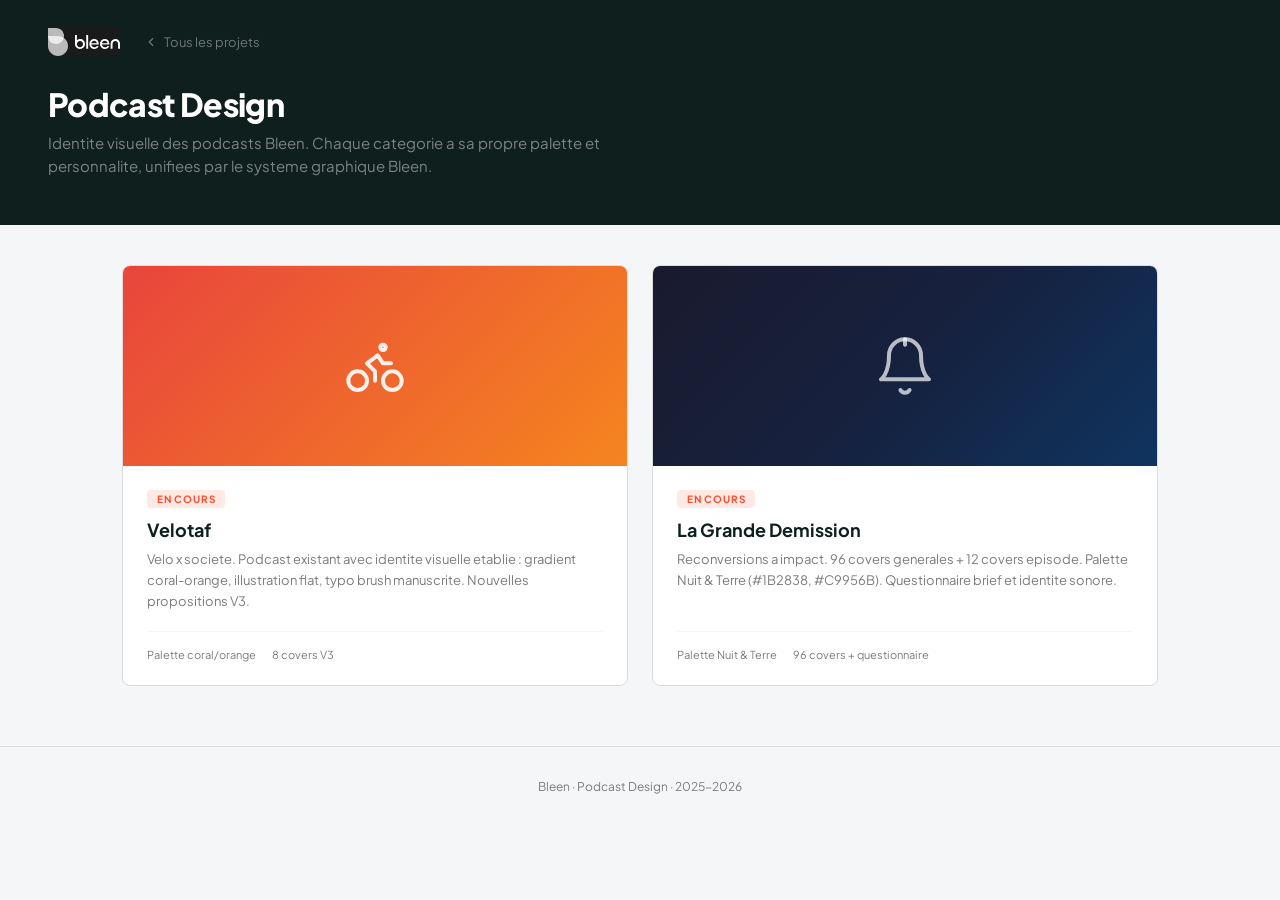
<file: index.html>
<!DOCTYPE html>
<html lang="fr">
<head>
  <meta charset="UTF-8">
  <meta name="viewport" content="width=device-width, initial-scale=1.0">
  <title>Bleen — Podcast Design</title>
  <link rel="stylesheet" href="assets/bleen-tokens.css">
  <link rel="preconnect" href="https://fonts.googleapis.com">
  <link rel="preconnect" href="https://fonts.gstatic.com" crossorigin>
  <link href="https://fonts.googleapis.com/css2?family=Plus+Jakarta+Sans:wght@300;400;500;600;700;800&display=swap" rel="stylesheet">
  <style>
    *, *::before, *::after { box-sizing: border-box; margin: 0; padding: 0; }

    body {
      font-family: var(--font-primary);
      background: var(--neutral-50);
      color: var(--neutral-900);
      -webkit-font-smoothing: antialiased;
      min-height: 100vh;
    }

    a { color: inherit; text-decoration: none; }

    /* Header */
    .header {
      background: var(--dark-900);
      padding: 28px 48px;
      display: flex;
      align-items: center;
      gap: 24px;
    }

    .logo {
      display: flex;
      align-items: center;
    }

    .back {
      font-size: 13px;
      color: rgba(255,255,255,0.4);
      transition: color 0.15s;
    }

    .back:hover { color: var(--brand-500); }

    .back svg { vertical-align: -2px; margin-right: 4px; }

    /* Hero */
    .hero {
      background: var(--dark-900);
      padding: 0 48px 48px;
    }

    .hero h1 {
      font-size: 32px;
      font-weight: 800;
      color: var(--white);
      letter-spacing: -0.02em;
      margin-bottom: 8px;
    }

    .hero p {
      font-size: 15px;
      color: rgba(255,255,255,0.45);
      line-height: 1.5;
      max-width: 600px;
    }

    /* Grid */
    .container {
      max-width: 1100px;
      margin: 0 auto;
      padding: 40px 32px 60px;
    }

    .grid {
      display: grid;
      grid-template-columns: repeat(auto-fill, minmax(340px, 1fr));
      gap: 24px;
    }

    /* Cards */
    .card {
      background: var(--white);
      border-radius: var(--radius-sm);
      overflow: hidden;
      border: 1px solid var(--neutral-200);
      transition: box-shadow 0.2s ease, transform 0.2s ease;
      display: flex;
      flex-direction: column;
    }

    .card:hover {
      box-shadow: 0 8px 24px rgba(0,0,0,0.08);
      transform: translateY(-2px);
    }

    .card-visual {
      height: 200px;
      display: flex;
      align-items: center;
      justify-content: center;
      position: relative;
      overflow: hidden;
    }

    .card-visual img {
      width: 100%;
      height: 100%;
      object-fit: cover;
    }

    .card-visual--velotaf {
      background: linear-gradient(135deg, #E8453C, #F5851F);
    }

    .card-visual--lgd {
      background: linear-gradient(135deg, #1a1a2e, #16213e, #0f3460);
    }

    .card-body {
      padding: 24px;
      flex: 1;
      display: flex;
      flex-direction: column;
    }

    .card-tag {
      display: inline-block;
      font-size: 10px;
      font-weight: 700;
      text-transform: uppercase;
      letter-spacing: 0.08em;
      padding: 3px 10px;
      border-radius: 4px;
      margin-bottom: 10px;
      width: fit-content;
    }

    .card-tag--active {
      background: color-mix(in srgb, var(--brand-500) 12%, transparent);
      color: var(--dark-800);
    }

    .card-tag--wip {
      background: rgba(255,75,43,0.12);
      color: #FF4B2B;
    }

    .card-title {
      font-size: 18px;
      font-weight: 700;
      color: var(--dark-900);
      margin-bottom: 8px;
    }

    .card-desc {
      font-size: 13px;
      color: var(--neutral-500);
      line-height: 1.6;
      margin-bottom: 20px;
      flex: 1;
    }

    .card-meta {
      display: flex;
      gap: 16px;
      font-size: 11px;
      color: var(--neutral-500);
      padding-top: 16px;
      border-top: 1px solid var(--neutral-50);
    }

    /* Footer */
    .footer {
      padding: 32px 48px;
      text-align: center;
      font-size: 12px;
      color: var(--neutral-500);
      border-top: 1px solid var(--neutral-200);
    }

    @media (max-width: 768px) {
      .header, .hero { padding-left: 24px; padding-right: 24px; }
      .container { padding: 24px 16px 40px; }
      .grid { grid-template-columns: 1fr; }
    }
  </style>
</head>
<body>

  <header class="header">
    <a href="./" class="logo"><img src="assets/logo/bleen-logo-blanc.svg" alt="Bleen" height="28"></a>
    <a href="./" class="back">
      <svg width="14" height="14" viewBox="0 0 24 24" fill="none" stroke="currentColor" stroke-width="2" stroke-linecap="round" stroke-linejoin="round"><polyline points="15 18 9 12 15 6"/></svg>
      Tous les projets
    </a>
  </header>

  <section class="hero">
    <h1>Podcast Design</h1>
    <p>Identite visuelle des podcasts Bleen. Chaque categorie a sa propre palette et personnalite, unifiees par le systeme graphique Bleen.</p>
  </section>

  <div class="container">
    <div class="grid">

      <!-- Velotaf -->
      <a href="Velotaf/index.html" class="card">
        <div class="card-visual card-visual--velotaf">
          <svg width="64" height="64" viewBox="0 0 24 24" fill="none" stroke="rgba(255,255,255,0.9)" stroke-width="1.5" stroke-linecap="round" stroke-linejoin="round">
            <circle cx="5.5" cy="17.5" r="3.5"/>
            <circle cx="18.5" cy="17.5" r="3.5"/>
            <path d="M15 6a1 1 0 1 0 0-2 1 1 0 0 0 0 2zm-3 11.5V14l-3-3 4-3 2 3h3"/>
          </svg>
        </div>
        <div class="card-body">
          <span class="card-tag card-tag--wip">En cours</span>
          <h2 class="card-title">Velotaf</h2>
          <p class="card-desc">Velo x societe. Podcast existant avec identite visuelle etablie : gradient coral-orange, illustration flat, typo brush manuscrite. Nouvelles propositions V3.</p>
          <div class="card-meta">
            <span>Palette coral/orange</span>
            <span>8 covers V3</span>
          </div>
        </div>
      </a>

      <!-- La Grande Demission -->
      <a href="La%20Grande%20D%C3%A9mission/index.html" class="card">
        <div class="card-visual card-visual--lgd">
          <svg width="64" height="64" viewBox="0 0 24 24" fill="none" stroke="rgba(255,255,255,0.7)" stroke-width="1.5" stroke-linecap="round" stroke-linejoin="round">
            <path d="M18 8A6 6 0 0 0 6 8c0 7-3 9-3 9h18s-3-2-3-9"/>
            <path d="M13.73 21a2 2 0 0 1-3.46 0"/>
            <line x1="12" y1="2" x2="12" y2="4"/>
          </svg>
        </div>
        <div class="card-body">
          <span class="card-tag card-tag--wip">En cours</span>
          <h2 class="card-title">La Grande Demission</h2>
          <p class="card-desc">Reconversions a impact. 96 covers generales + 12 covers episode. Palette Nuit & Terre (#1B2838, #C9956B). Questionnaire brief et identite sonore.</p>
          <div class="card-meta">
            <span>Palette Nuit & Terre</span>
            <span>96 covers + questionnaire</span>
          </div>
        </div>
      </a>

    </div>
  </div>

  <footer class="footer">
    Bleen &middot; Podcast Design &middot; 2025-2026
  </footer>

</body>
</html>
</file>
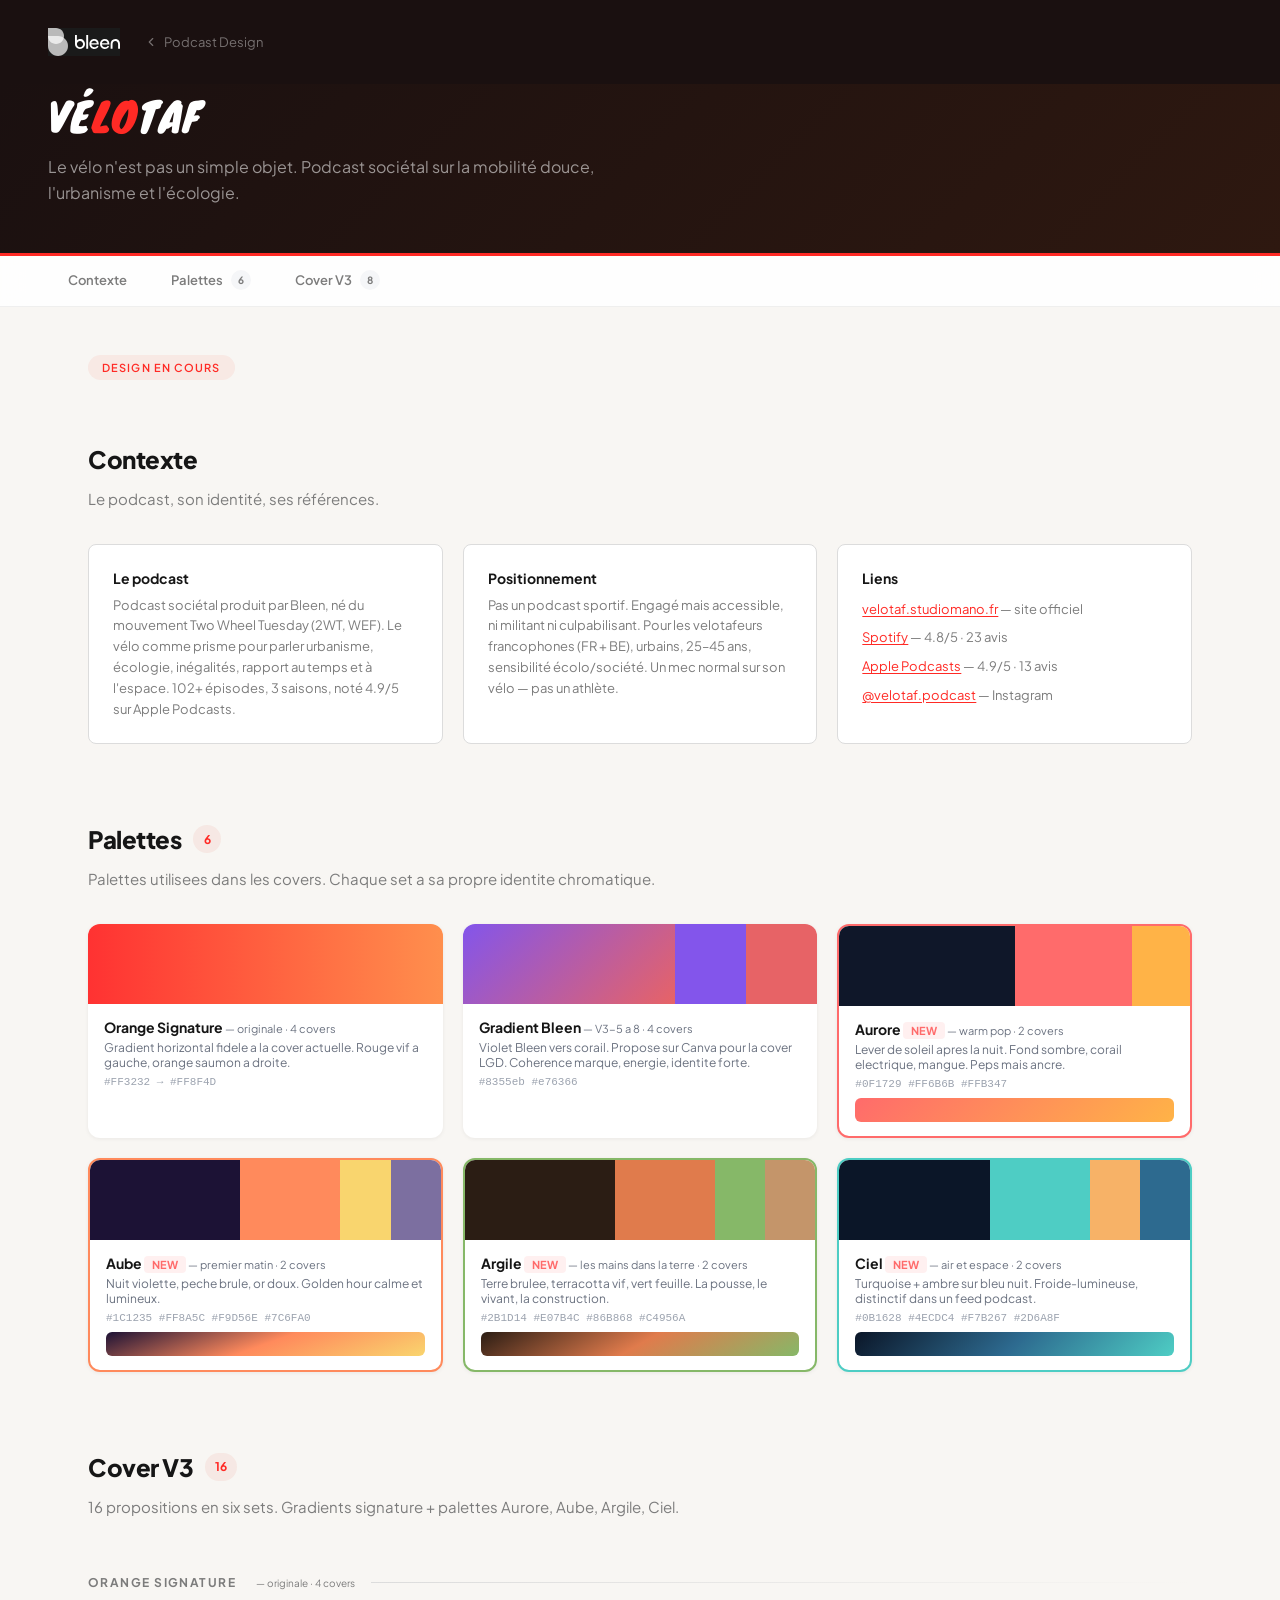
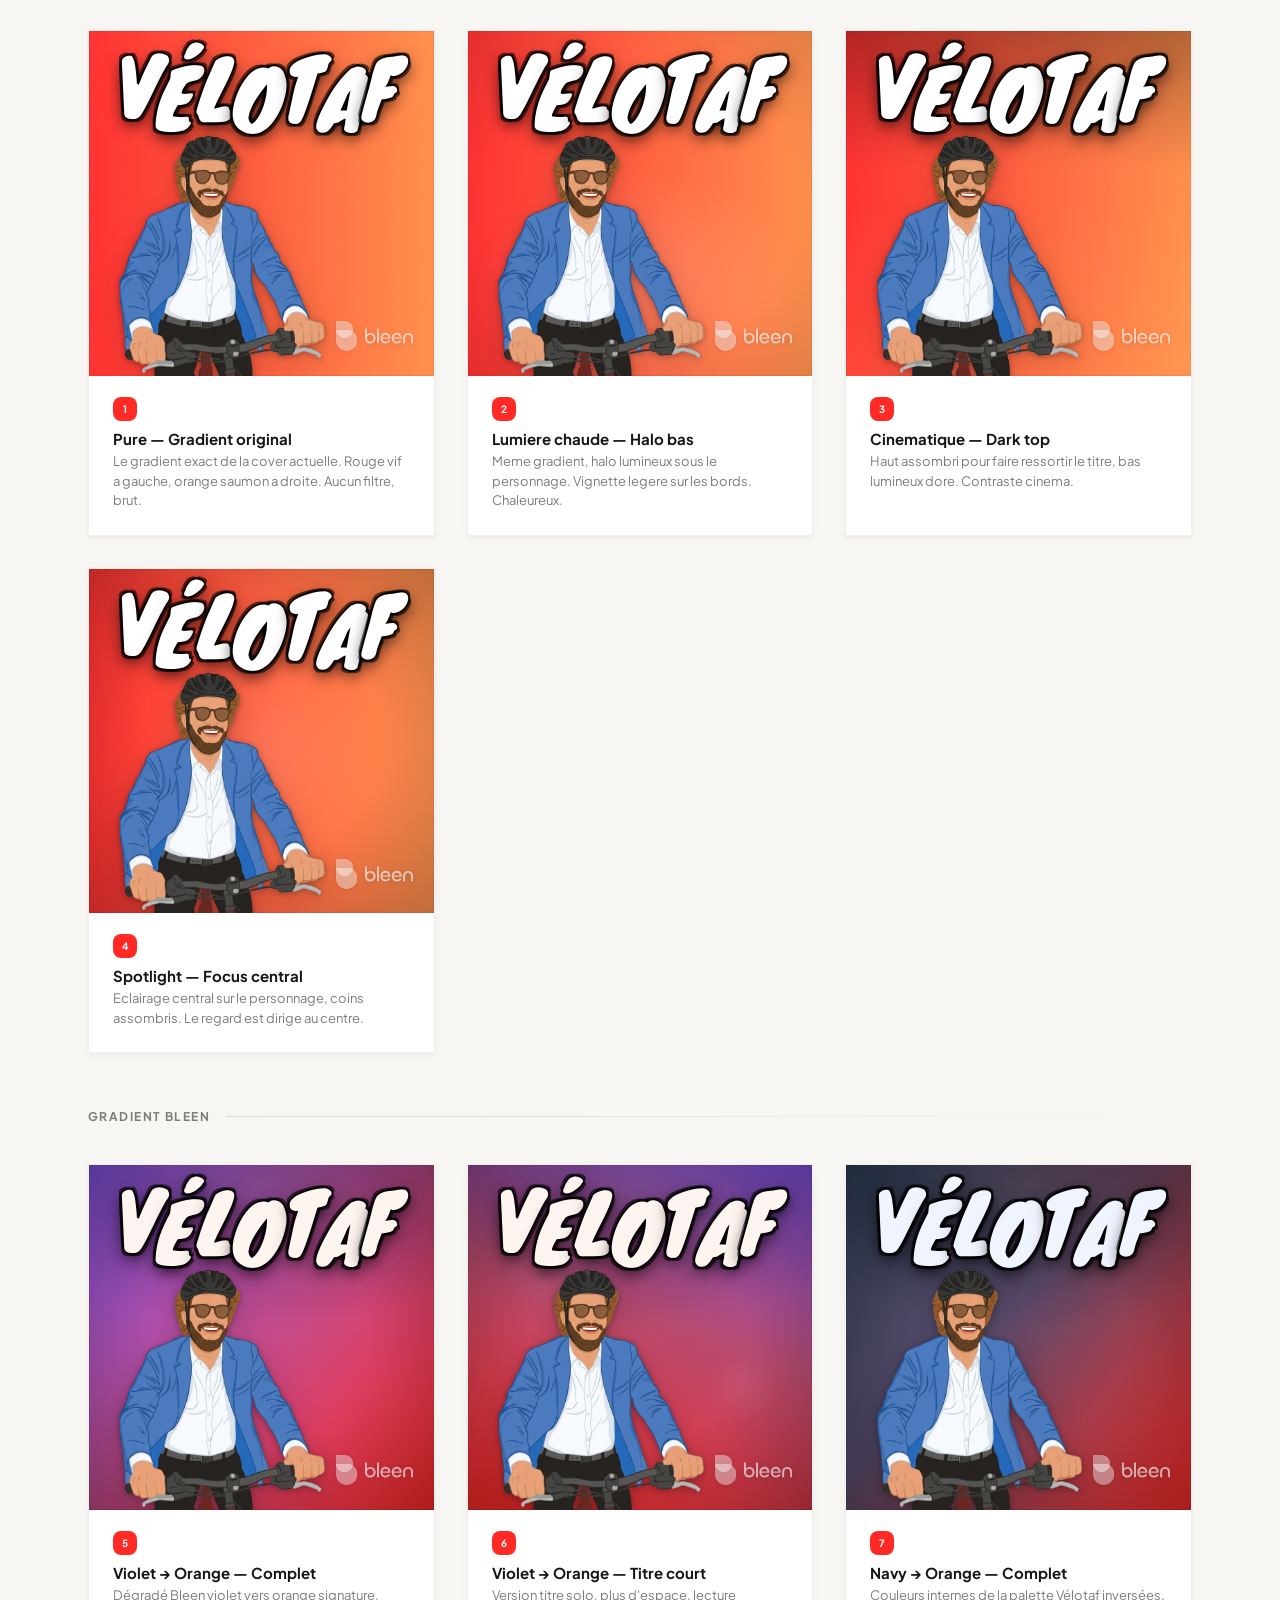
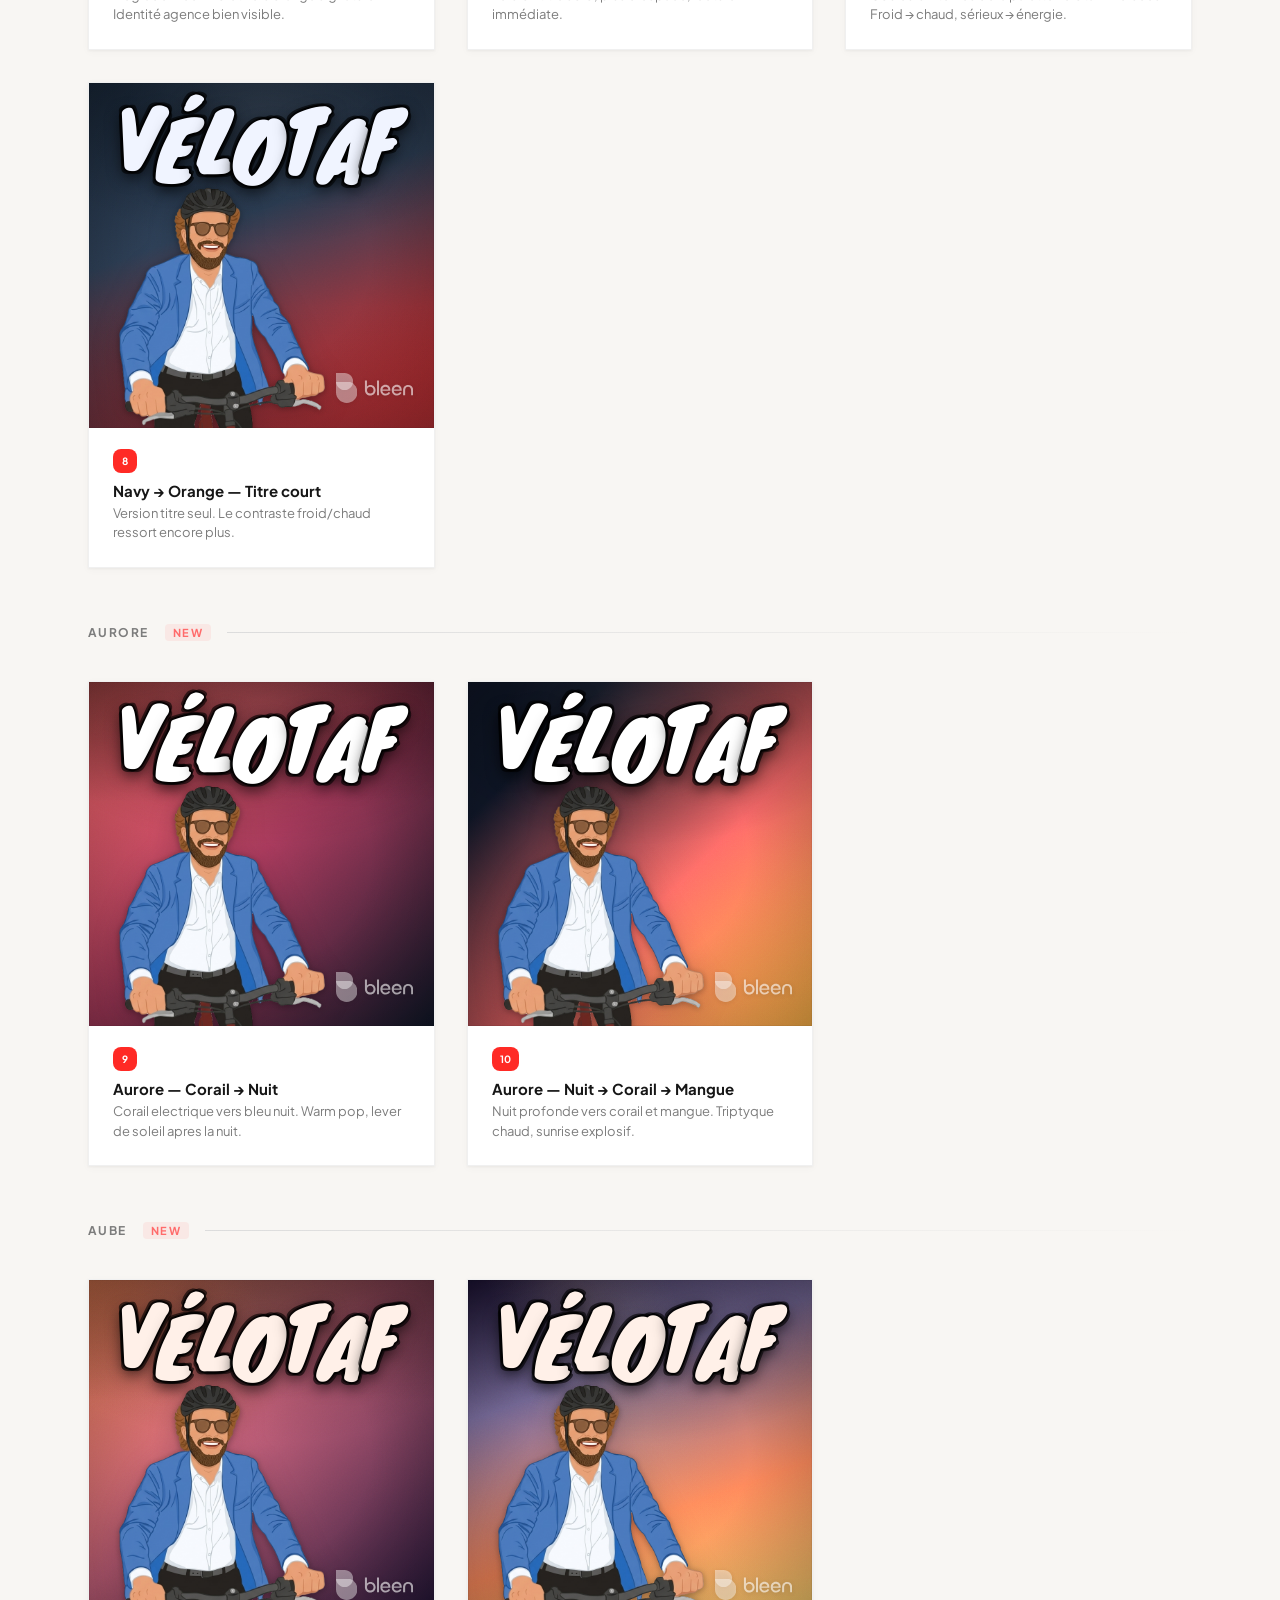
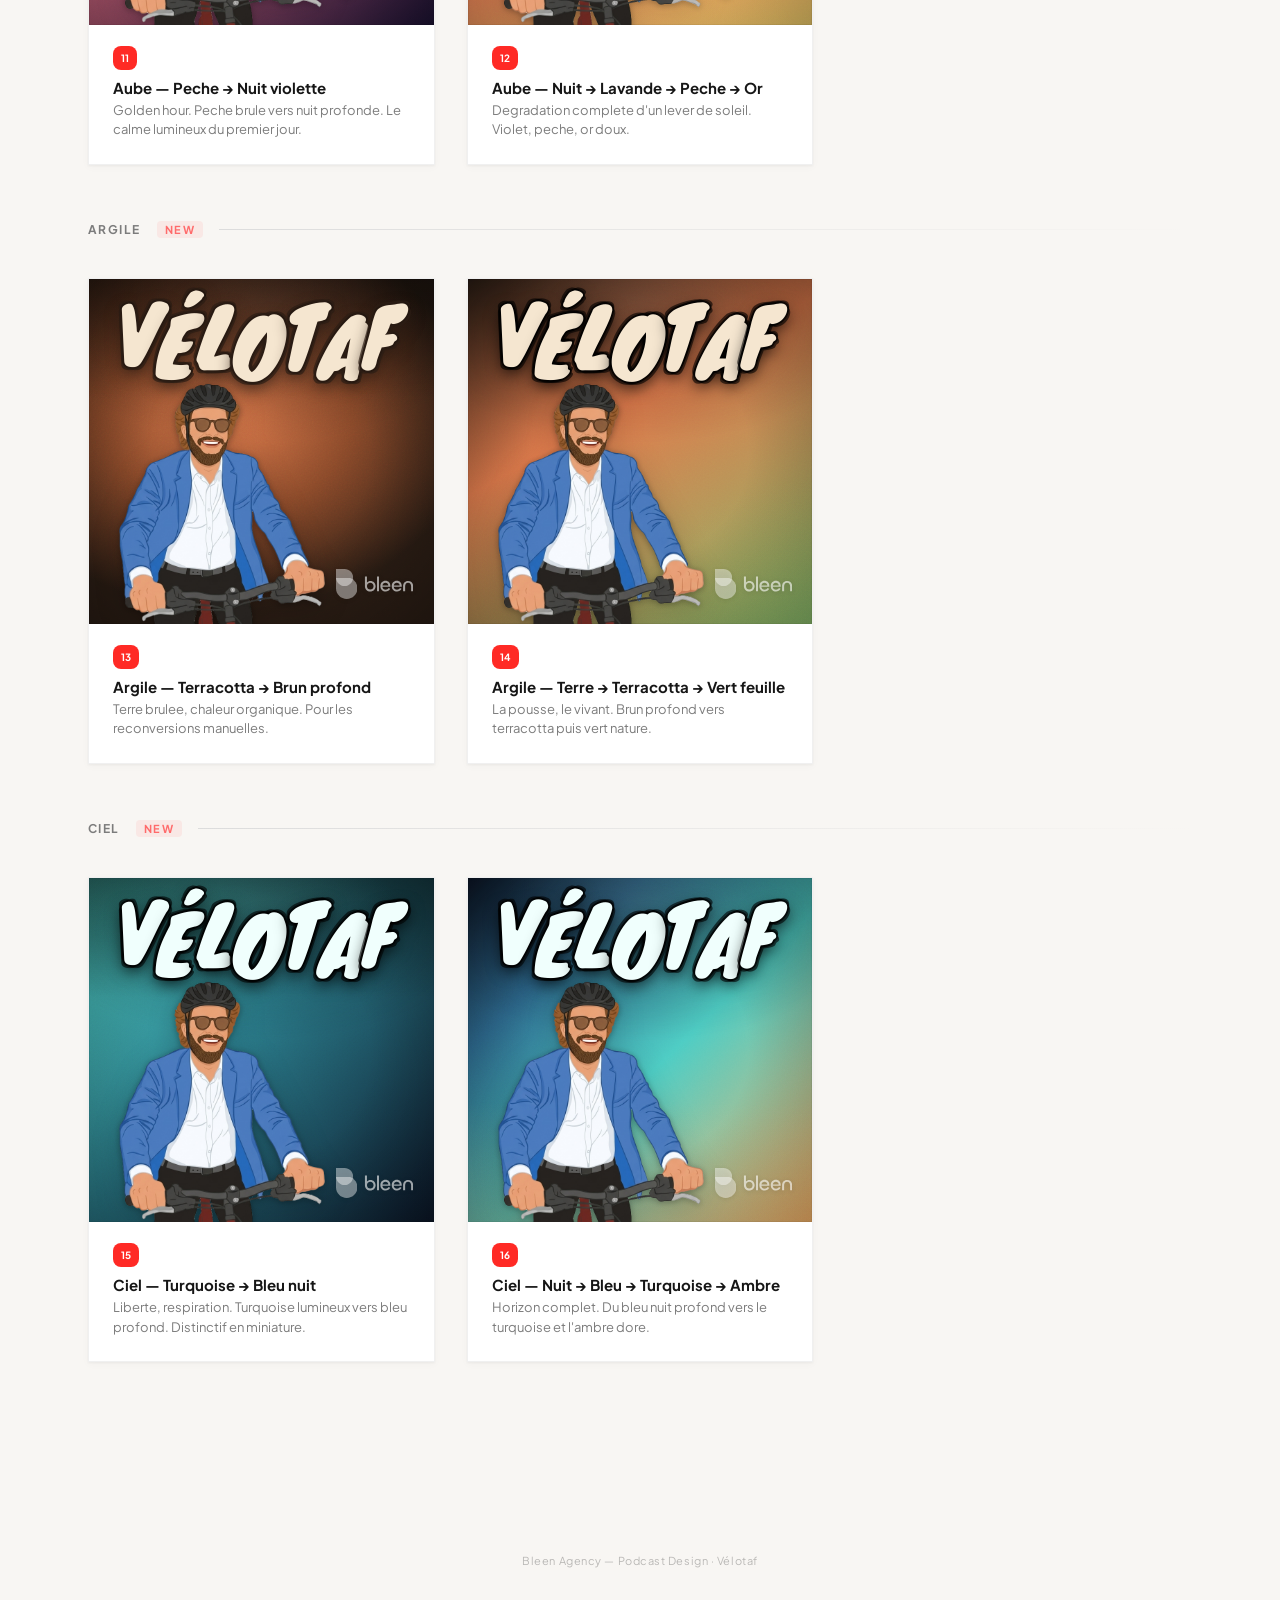
<file: Velotaf/index.html>
<!DOCTYPE html>
<html lang="fr">
<head>
  <meta charset="UTF-8">
  <meta name="viewport" content="width=device-width, initial-scale=1.0">
  <title>Bleen — Vélotaf</title>
  <link rel="icon" type="image/svg+xml" href="../assets/logo/bleen-icone.svg">
  <link rel="stylesheet" href="../assets/bleen-tokens.css">
  <link rel="preconnect" href="https://fonts.googleapis.com">
  <link rel="preconnect" href="https://fonts.gstatic.com" crossorigin>
  <link href="https://fonts.googleapis.com/css2?family=Plus+Jakarta+Sans:wght@300;400;500;600;700;800&family=Knewave&display=swap" rel="stylesheet">
  <style>
    :root {
      --emerald: var(--brand-500);
      --dark-green: var(--dark-900);
      --black: var(--neutral-900);
      --gray-50: var(--neutral-50);
      --gray-100: var(--neutral-50);
      --gray-200: var(--neutral-200);
      --gray-400: var(--neutral-500);
      --gray-500: var(--neutral-500);
      --font: var(--font-primary);
      --radius: var(--radius-sm);

      /* Velotaf brand */
      --velo-red: #ff2a25;
      --velo-orange: #F06A42;
      --velo-navy: #2E4057;
      --velo-warm: #F5F0EB;
      --velo-gold: #F5A623;
    }

    *, *::before, *::after { box-sizing: border-box; margin: 0; padding: 0; }

    body {
      font-family: var(--font);
      background: #F8F6F3;
      color: var(--black);
      -webkit-font-smoothing: antialiased;
      min-height: 100vh;
    }

    a { color: inherit; text-decoration: none; }

    /* ── Header ── */
    .header {
      background: #1A1010;
      padding: 28px 48px;
      display: flex;
      align-items: center;
      gap: 24px;
    }

    .logo { display: flex; align-items: center; }
    .logo img { height: 28px; }

    .back {
      font-size: 13px;
      color: rgba(255,255,255,0.4);
      transition: color 0.15s;
    }

    .back:hover { color: var(--velo-red); }
    .back svg { vertical-align: -2px; margin-right: 4px; }

    /* ── Hero ── */
    .hero {
      background: linear-gradient(135deg, #1A1010, #2E1810);
      padding: 0 48px 48px;
      border-bottom: 3px solid var(--velo-red);
    }

    .hero h1 {
      font-family: 'Knewave', cursive;
      font-size: 40px;
      font-weight: 400;
      color: var(--white);
      letter-spacing: 0.02em;
      margin-bottom: 8px;
    }

    .hero h1 span {
      color: var(--velo-red);
    }

    .hero p {
      font-size: 16px;
      color: rgba(255,255,255,0.55);
      line-height: 1.6;
      max-width: 560px;
    }

    /* ── Container ── */
    .container {
      max-width: 1320px;
      margin: 0 auto;
      padding: 48px 48px 80px;
    }

    /* ── Status badge ── */
    .status {
      display: inline-block;
      font-size: 11px;
      font-weight: 600;
      text-transform: uppercase;
      letter-spacing: 0.1em;
      padding: 6px 14px;
      border-radius: 100px;
      background: rgba(233,75,53,0.08);
      color: var(--velo-red);
      margin-bottom: 32px;
    }

    /* ── Section nav ── */
    .section-nav {
      position: sticky;
      top: 0;
      z-index: 100;
      background: rgba(255,255,255,0.85);
      backdrop-filter: blur(12px);
      -webkit-backdrop-filter: blur(12px);
      border-bottom: 1px solid rgba(0,0,0,0.06);
      padding: 0 48px;
      display: flex;
      gap: 4px;
      overflow-x: auto;
      -webkit-overflow-scrolling: touch;
    }

    .section-nav a {
      display: flex;
      align-items: center;
      gap: 8px;
      padding: 14px 20px;
      font-size: 13px;
      font-weight: 600;
      color: var(--gray-500);
      white-space: nowrap;
      border-bottom: 2.5px solid transparent;
      transition: color 0.2s, border-color 0.2s, background 0.2s;
      border-radius: 8px 8px 0 0;
    }

    .section-nav a:hover {
      color: var(--black);
      background: rgba(0,0,0,0.02);
    }

    .section-nav a.active {
      color: var(--black);
      border-bottom-color: var(--velo-red);
    }

    .nav-badge {
      display: inline-flex;
      align-items: center;
      justify-content: center;
      min-width: 20px;
      height: 20px;
      padding: 0 6px;
      border-radius: 10px;
      background: var(--gray-100);
      font-size: 10px;
      font-weight: 700;
      color: var(--gray-500);
    }

    .section-nav a.active .nav-badge {
      background: rgba(233,75,53,0.12);
      color: var(--velo-red);
    }

    /* ── Section scaffolding ── */
    .section-anchor {
      scroll-margin-top: 56px;
      padding-top: 32px;
    }

    .section-header {
      display: flex;
      align-items: center;
      gap: 12px;
      margin-bottom: 12px;
    }

    .section-header h2 {
      font-size: 24px;
      font-weight: 800;
      color: var(--black);
      letter-spacing: -0.02em;
      margin: 0;
    }

    .section-count {
      display: inline-flex;
      align-items: center;
      justify-content: center;
      min-width: 28px;
      height: 28px;
      padding: 0 10px;
      border-radius: 14px;
      background: rgba(233,75,53,0.08);
      color: var(--velo-red);
      font-size: 12px;
      font-weight: 700;
    }

    .section-desc {
      font-size: 15px;
      color: var(--gray-500);
      line-height: 1.7;
      margin-bottom: 32px;
      max-width: 640px;
    }

    .section-separator {
      border: none;
      margin: 48px 0 0;
    }

    /* ── Info grid ── */
    .info-grid {
      display: grid;
      grid-template-columns: repeat(auto-fill, minmax(300px, 1fr));
      gap: 20px;
      margin-bottom: 40px;
    }

    .info-card {
      background: var(--white);
      border: 1px solid var(--gray-200);
      border-radius: var(--radius);
      padding: 24px;
    }

    .info-card h3 {
      font-size: 14px;
      font-weight: 700;
      color: var(--black);
      margin-bottom: 8px;
    }

    .info-card p, .info-card li {
      font-size: 13px;
      color: var(--gray-500);
      line-height: 1.6;
    }

    .info-card ul {
      list-style: none;
      padding: 0;
    }

    .info-card li { padding: 4px 0; }

    .info-card li a {
      color: var(--velo-red);
      text-decoration: underline;
      text-underline-offset: 2px;
    }

    .info-card li a:hover { color: var(--velo-navy); }

    /* ── Covers grid ── */
    .covers-grid {
      display: grid;
      grid-template-columns: repeat(auto-fill, minmax(280px, 1fr));
      gap: 32px;
      margin-bottom: 64px;
    }

    .design-card {
      background: var(--white);
      border: 1px solid rgba(0,0,0,0.06);
      border-radius: 0;
      overflow: hidden;
      cursor: pointer;
      transition: transform 0.3s cubic-bezier(0.2, 0, 0, 1),
                  box-shadow 0.3s cubic-bezier(0.2, 0, 0, 1);
      box-shadow: 0 1px 2px rgba(0,0,0,0.04),
                  0 2px 8px rgba(0,0,0,0.03);
    }

    .design-card:hover {
      transform: translateY(-4px);
      box-shadow: 0 12px 40px rgba(0,0,0,0.12),
                  0 4px 12px rgba(0,0,0,0.06);
    }

    .design-card.selected {
      border-color: var(--velo-red);
      box-shadow: 0 0 0 2px var(--velo-red),
                  0 12px 40px rgba(233,75,53,0.15);
    }

    .design-preview {
      aspect-ratio: 1;
      overflow: hidden;
      position: relative;
    }

    .design-preview::after {
      content: '';
      position: absolute;
      inset: 0;
      border-radius: 0;
      box-shadow: inset 0 0 0 1px rgba(0,0,0,0.06);
      pointer-events: none;
    }

    .design-body {
      padding: 20px 24px 24px;
      position: relative;
    }

    .design-body h3 {
      font-size: 15px;
      font-weight: 700;
      color: var(--black);
      margin-bottom: 4px;
    }

    .design-body p {
      font-size: 13px;
      color: var(--gray-500);
      line-height: 1.5;
    }

    .design-num {
      display: inline-flex;
      align-items: center;
      justify-content: center;
      min-width: 24px;
      height: 24px;
      padding: 0 8px;
      border-radius: 8px;
      background: var(--velo-red);
      color: var(--white);
      font-size: 10px;
      font-weight: 700;
      margin-bottom: 8px;
    }

    /* ── Set label (inside covers-grid flow) ── */
    .set-label {
      grid-column: 1 / -1;
      font-size: 12px;
      font-weight: 700;
      text-transform: uppercase;
      letter-spacing: 0.12em;
      color: var(--gray-400);
      padding: 24px 0 8px;
      display: flex;
      align-items: center;
      gap: 16px;
    }

    .set-label::after {
      content: '';
      flex: 1;
      height: 1px;
      background: linear-gradient(to right, var(--gray-200), transparent);
    }

    /* ── Cover inner (the actual podcast cover square) ── */
    .cover-inner {
      width: 100%;
      height: 100%;
      position: relative;
      overflow: hidden;
      display: flex;
      flex-direction: column;
      align-items: center;
    }

    /* ── Footer ── */
    .footer {
      padding: 48px 48px;
      text-align: center;
      font-size: 11px;
      color: rgba(0,0,0,0.25);
      letter-spacing: 0.05em;
    }

    html { scroll-behavior: smooth; }

    /* ── Responsive ── */
    @media (max-width: 768px) {
      .header, .hero { padding-left: 24px; padding-right: 24px; }
      .section-nav { padding: 0 16px; }
      .container { padding: 32px 20px 48px; }
      .info-grid, .covers-grid { grid-template-columns: 1fr; gap: 24px; }
      .section-header h2 { font-size: 20px; }
    }

    @media (max-width: 1024px) and (min-width: 769px) {
      .covers-grid { grid-template-columns: repeat(2, 1fr); }
    }
  </style>
</head>
<body>

  <header class="header">
    <a href="../" class="logo"><img src="../assets/logo/bleen-logo-blanc.svg" alt="Bleen" height="28"></a>
    <a href="../" class="back">
      <svg width="14" height="14" viewBox="0 0 24 24" fill="none" stroke="currentColor" stroke-width="2" stroke-linecap="round" stroke-linejoin="round"><polyline points="15 18 9 12 15 6"/></svg>
      Podcast Design
    </a>
  </header>

  <section class="hero">
    <h1>VÉ<span>LO</span>TAF</h1>
    <p>Le vélo n'est pas un simple objet. Podcast sociétal sur la mobilité douce, l'urbanisme et l'écologie.</p>
  </section>

  <nav class="section-nav" id="mainNav">
    <a href="#contexte">Contexte</a>
    <a href="#palette">Palettes <span class="nav-badge">6</span></a>
    <a href="#cover-v3">Cover V3 <span class="nav-badge">8</span></a>
  </nav>

  <div class="container" style="max-width:1200px;">

    <span class="status">Design en cours</span>

    <!-- ════════════════ CONTEXTE ════════════════ -->
    <div id="contexte" class="section-anchor">
      <div class="section-header">
        <h2>Contexte</h2>
      </div>
      <p class="section-desc">Le podcast, son identité, ses références.</p>
    </div>

    <div class="info-grid">
      <div class="info-card">
        <h3>Le podcast</h3>
        <p>Podcast sociétal produit par Bleen, né du mouvement Two Wheel Tuesday (2WT, WEF). Le vélo comme prisme pour parler urbanisme, écologie, inégalités, rapport au temps et à l'espace. 102+ épisodes, 3 saisons, noté 4.9/5 sur Apple Podcasts.</p>
      </div>
      <div class="info-card">
        <h3>Positionnement</h3>
        <p>Pas un podcast sportif. Engagé mais accessible, ni militant ni culpabilisant. Pour les velotafeurs francophones (FR + BE), urbains, 25–45 ans, sensibilité écolo/société. Un mec normal sur son vélo — pas un athlète.</p>
      </div>
      <div class="info-card">
        <h3>Liens</h3>
        <ul>
          <li><a href="https://velotaf.studiomano.fr" target="_blank">velotaf.studiomano.fr</a> — site officiel</li>
          <li><a href="https://open.spotify.com/show/6K3GRKLJG4UDSqqjg9Qpux" target="_blank">Spotify</a> — 4.8/5 · 23 avis</li>
          <li><a href="https://podcasts.apple.com/fr/podcast/vélotaf/id1576204336" target="_blank">Apple Podcasts</a> — 4.9/5 · 13 avis</li>
          <li><a href="https://www.instagram.com/velotaf.podcast/" target="_blank">@velotaf.podcast</a> — Instagram</li>
        </ul>
      </div>
    </div>

    <hr class="section-separator">

    <!-- ════════════════ PALETTE ════════════════ -->
    <div id="palette" class="section-anchor">
      <div class="section-header">
        <h2>Palettes</h2>
        <span class="section-count">6</span>
      </div>
      <p class="section-desc">Palettes utilisees dans les covers. Chaque set a sa propre identite chromatique.</p>
    </div>

    <div style="display:grid;grid-template-columns:repeat(auto-fill,minmax(280px,1fr));gap:20px;margin-bottom:40px;">

      <!-- Palette: Orange Signature (originale) -->
      <div style="background:#fff;border-radius:12px;overflow:hidden;box-shadow:0 1px 4px rgba(0,0,0,0.06);">
        <div style="height:80px;background:linear-gradient(to right, #FF3232, #FF8F4D);"></div>
        <div style="padding:14px 16px;">
          <div style="font-weight:700;font-size:14px;margin-bottom:4px;">Orange Signature <span style="font-size:11px;color:#6B7280;font-weight:400;">— originale · 4 covers</span></div>
          <div style="font-size:12px;color:#6B7280;">Gradient horizontal fidele a la cover actuelle. Rouge vif a gauche, orange saumon a droite.</div>
          <div style="font-size:11px;color:#9CA3AF;margin-top:6px;font-family:monospace;">#FF3232 → #FF8F4D</div>
        </div>
      </div>

      <!-- Palette: Gradient Bleen -->
      <div style="background:#fff;border-radius:12px;overflow:hidden;box-shadow:0 1px 4px rgba(0,0,0,0.06);">
        <div style="height:80px;display:flex;">
          <div style="flex:3;background:linear-gradient(135deg, #8355eb, #e76366);"></div>
          <div style="flex:1;background:#8355eb;"></div>
          <div style="flex:1;background:#e76366;"></div>
        </div>
        <div style="padding:14px 16px;">
          <div style="font-weight:700;font-size:14px;margin-bottom:4px;">Gradient Bleen <span style="font-size:11px;color:#6B7280;font-weight:400;">— V3-5 a 8 · 4 covers</span></div>
          <div style="font-size:12px;color:#6B7280;">Violet Bleen vers corail. Propose sur Canva pour la cover LGD. Coherence marque, energie, identite forte.</div>
          <div style="font-size:11px;color:#9CA3AF;margin-top:6px;font-family:monospace;">#8355eb #e76366</div>
        </div>
      </div>

      <!-- Palette: Aurore -->
      <div style="background:#fff;border-radius:12px;overflow:hidden;box-shadow:0 1px 4px rgba(0,0,0,0.06);border:2px solid #FF6B6B;">
        <div style="height:80px;display:flex;">
          <div style="flex:3;background:#0F1729;"></div>
          <div style="flex:2;background:#FF6B6B;"></div>
          <div style="flex:1;background:#FFB347;"></div>
        </div>
        <div style="padding:14px 16px;">
          <div style="font-weight:700;font-size:14px;margin-bottom:4px;">Aurore <span style="font-size:11px;color:#FF6B6B;font-weight:700;background:rgba(255,107,107,0.1);padding:2px 8px;border-radius:4px;">NEW</span> <span style="font-size:11px;color:#6B7280;font-weight:400;">— warm pop · 2 covers</span></div>
          <div style="font-size:12px;color:#6B7280;">Lever de soleil apres la nuit. Fond sombre, corail electrique, mangue. Peps mais ancre.</div>
          <div style="font-size:11px;color:#9CA3AF;margin-top:6px;font-family:monospace;">#0F1729 #FF6B6B #FFB347</div>
          <div style="margin-top:8px;height:24px;border-radius:6px;background:linear-gradient(135deg, #FF6B6B, #FFB347);"></div>
        </div>
      </div>

      <!-- Palette: Aube -->
      <div style="background:#fff;border-radius:12px;overflow:hidden;box-shadow:0 1px 4px rgba(0,0,0,0.06);border:2px solid #FF8A5C;">
        <div style="height:80px;display:flex;">
          <div style="flex:3;background:#1C1235;"></div>
          <div style="flex:2;background:#FF8A5C;"></div>
          <div style="flex:1;background:#F9D56E;"></div>
          <div style="flex:1;background:#7C6FA0;"></div>
        </div>
        <div style="padding:14px 16px;">
          <div style="font-weight:700;font-size:14px;margin-bottom:4px;">Aube <span style="font-size:11px;color:#FF6B6B;font-weight:700;background:rgba(255,107,107,0.1);padding:2px 8px;border-radius:4px;">NEW</span> <span style="font-size:11px;color:#6B7280;font-weight:400;">— premier matin · 2 covers</span></div>
          <div style="font-size:12px;color:#6B7280;">Nuit violette, peche brule, or doux. Golden hour calme et lumineux.</div>
          <div style="font-size:11px;color:#9CA3AF;margin-top:6px;font-family:monospace;">#1C1235 #FF8A5C #F9D56E #7C6FA0</div>
          <div style="margin-top:8px;height:24px;border-radius:6px;background:linear-gradient(160deg, #1C1235, #FF8A5C, #F9D56E);"></div>
        </div>
      </div>

      <!-- Palette: Argile -->
      <div style="background:#fff;border-radius:12px;overflow:hidden;box-shadow:0 1px 4px rgba(0,0,0,0.06);border:2px solid #86B868;">
        <div style="height:80px;display:flex;">
          <div style="flex:3;background:#2B1D14;"></div>
          <div style="flex:2;background:#E07B4C;"></div>
          <div style="flex:1;background:#86B868;"></div>
          <div style="flex:1;background:#C4956A;"></div>
        </div>
        <div style="padding:14px 16px;">
          <div style="font-weight:700;font-size:14px;margin-bottom:4px;">Argile <span style="font-size:11px;color:#FF6B6B;font-weight:700;background:rgba(255,107,107,0.1);padding:2px 8px;border-radius:4px;">NEW</span> <span style="font-size:11px;color:#6B7280;font-weight:400;">— les mains dans la terre · 2 covers</span></div>
          <div style="font-size:12px;color:#6B7280;">Terre brulee, terracotta vif, vert feuille. La pousse, le vivant, la construction.</div>
          <div style="font-size:11px;color:#9CA3AF;margin-top:6px;font-family:monospace;">#2B1D14 #E07B4C #86B868 #C4956A</div>
          <div style="margin-top:8px;height:24px;border-radius:6px;background:linear-gradient(150deg, #2B1D14, #E07B4C, #86B868);"></div>
        </div>
      </div>

      <!-- Palette: Ciel -->
      <div style="background:#fff;border-radius:12px;overflow:hidden;box-shadow:0 1px 4px rgba(0,0,0,0.06);border:2px solid #4ECDC4;">
        <div style="height:80px;display:flex;">
          <div style="flex:3;background:#0B1628;"></div>
          <div style="flex:2;background:#4ECDC4;"></div>
          <div style="flex:1;background:#F7B267;"></div>
          <div style="flex:1;background:#2D6A8F;"></div>
        </div>
        <div style="padding:14px 16px;">
          <div style="font-weight:700;font-size:14px;margin-bottom:4px;">Ciel <span style="font-size:11px;color:#FF6B6B;font-weight:700;background:rgba(255,107,107,0.1);padding:2px 8px;border-radius:4px;">NEW</span> <span style="font-size:11px;color:#6B7280;font-weight:400;">— air et espace · 2 covers</span></div>
          <div style="font-size:12px;color:#6B7280;">Turquoise + ambre sur bleu nuit. Froide-lumineuse, distinctif dans un feed podcast.</div>
          <div style="font-size:11px;color:#9CA3AF;margin-top:6px;font-family:monospace;">#0B1628 #4ECDC4 #F7B267 #2D6A8F</div>
          <div style="margin-top:8px;height:24px;border-radius:6px;background:linear-gradient(135deg, #0B1628, #2D6A8F, #4ECDC4);"></div>
        </div>
      </div>

    </div>

    <hr class="section-separator">

    <!-- ════════════════ COVER V3 ════════════════ -->
    <div id="cover-v3" class="section-anchor">
      <div class="section-header">
        <h2>Cover V3</h2>
        <span class="section-count">16</span>
      </div>
      <p class="section-desc">16 propositions en six sets. Gradients signature + palettes Aurore, Aube, Argile, Ciel.</p>
    </div>

    <div class="covers-grid">

      <!-- ── Set 1: Orange Signature ── -->
      <div class="set-label">Orange Signature <span style="font-size:10px;font-weight:400;text-transform:none;letter-spacing:0;color:var(--gray-400);margin-left:4px;">— originale · 4 covers</span></div>

      <!-- V1: Pure — gradient brut, fidele a l'original -->
      <div class="design-card" onclick="selectCover(this,'v3-1')">
        <div class="design-preview">
          <div class="cover-inner" style="background:linear-gradient(to right, #FF3232, #FF8F4D);">
            <!-- Grain leger -->
            <div style="position:absolute;inset:0;z-index:5;pointer-events:none;opacity:0.03;mix-blend-mode:overlay;background-image:url('data:image/svg+xml,%3Csvg viewBox=%220 0 256 256%22 xmlns=%22http://www.w3.org/2000/svg%22%3E%3Cfilter id=%22n%22%3E%3CfeTurbulence type=%22fractalNoise%22 baseFrequency=%220.85%22 numOctaves=%224%22 stitchTiles=%22stitch%22/%3E%3C/filter%3E%3Crect width=%22100%25%22 height=%22100%25%22 filter=%22url(%23n)%22 opacity=%221%22/%3E%3C/svg%3E');"></div>
                        <div style="position:absolute;top:-1%;left:-10px;right:0;z-index:10;display:flex;flex-direction:column;align-items:center;">
              <span style="font-family:'Knewave',cursive;font-size:clamp(42px,9vw,80px);letter-spacing:-0.02em;color:white;-webkit-text-stroke:4px rgba(0,0,0,0.7);paint-order:stroke fill;text-shadow:-3px -3px 0 rgba(0,0,0,0.6),3px -3px 0 rgba(0,0,0,0.6),-3px 3px 0 rgba(0,0,0,0.6),3px 3px 0 rgba(0,0,0,0.6),0 6px 16px rgba(0,0,0,0.8);display:inline-flex;align-items:center;"><span style="display:inline-block;transform:translateY(-0.08em) rotate(-2deg);">V</span><span style="display:inline-block;transform:translateY(0.06em) rotate(1.5deg);">É</span><span style="display:inline-block;transform:translateY(-0.05em) rotate(-1deg);">L</span><span style="display:inline-block;transform:translateY(0.07em) rotate(2deg);">O</span><span style="display:inline-block;transform:translateY(-0.06em) rotate(-1.5deg);">T</span><span style="display:inline-block;transform:translateY(0.07em) rotate(2deg);">A</span><span style="display:inline-block;transform:translateY(-0.05em) rotate(-1deg);">F</span></span>
            </div>
            <div style="position:absolute;bottom:0;left:50%;transform:translateX(-50%);z-index:8;width:78%;max-width:360px;">
              <img src="images/nobg/velotaf_backup.png" alt="Vélotaf" style="width:132%;height:auto;object-fit:contain;position:absolute;bottom:-8px;left:-22%;z-index:1;filter:drop-shadow(0 1px 3px rgba(0,0,0,0.3)) drop-shadow(0 6px 14px rgba(0,0,0,0.15));">
            </div>
            <div style="position:absolute;bottom:6%;right:6%;z-index:10;color:rgba(255,255,255,0.6);filter:drop-shadow(0 1px 2px rgba(0,0,0,0.2));"><svg xmlns="http://www.w3.org/2000/svg" viewBox="0 0 720 280" fill="none" style="height:30px;width:auto;"><mask id="bm0" style="mask-type:luminance" maskUnits="userSpaceOnUse" x="0" y="80" width="200" height="200"><path d="M200 80H0V280H200V80Z" fill="white" fill-opacity="0.7"/></mask><g mask="url(#bm0)"><path d="M200 180.002C200 235.227 155.222 280 99.9978 280C44.7733 280 0 235.227 0 180.002V80H99.9978C155.222 80 200 124.778 200 180.002Z" fill="currentColor"/></g><mask id="bm1" style="mask-type:luminance" maskUnits="userSpaceOnUse" x="0" y="0" width="160" height="160"><path d="M160 0H0V160H160V0Z" fill="white" fill-opacity="0.7"/></mask><g mask="url(#bm1)"><path d="M160 80C160 124.191 124.186 160 80 160C35.8092 160 0 124.191 0 80V0H80C124.186 0 160 35.8135 160 80Z" fill="currentColor"/></g><path d="M270 160.699V70H288.929V125.074C296.574 116.603 308.052 111.014 320.671 111.014C349.158 111.014 369.623 132.004 369.623 160.699C369.623 187.854 348.205 210 319.906 210C291.607 210 270 188.625 270 160.699ZM350.689 160.51C350.689 143.373 337.304 129.123 319.906 129.123C302.507 129.123 288.929 143.373 288.929 160.51C288.929 177.647 302.313 192.092 319.906 192.092C337.499 192.092 350.689 177.842 350.689 160.51Z" fill="currentColor"/><path d="M401.336 70V207.688H382.407V70H401.336Z" fill="currentColor"/><path d="M414.12 159.929C414.12 132.774 433.431 110.628 461.542 110.628C489.653 110.628 507.434 131.233 507.434 157.617V165.317H432.478C434.579 181.494 446.816 192.857 463.643 192.857C475.115 192.857 485.438 187.848 490.989 177.451L505.521 184.961C497.298 201.138 482.195 209.804 463.838 209.804C435.344 209.804 414.12 189.004 414.12 159.929ZM488.499 152.999C487.734 137.979 476.833 127.771 461.348 127.771C445.862 127.771 435.15 138.939 433.243 152.999H488.505H488.499Z" fill="currentColor"/><path d="M520.212 159.929C520.212 132.774 539.523 110.628 567.634 110.628C595.745 110.628 613.526 131.233 613.526 157.617V165.317H538.57C540.671 181.494 552.908 192.857 569.735 192.857C581.207 192.857 591.536 187.848 597.081 177.451L611.613 184.961C603.39 201.138 588.287 209.804 569.929 209.804C541.442 209.804 520.218 189.004 520.218 159.929H520.212ZM594.591 152.999C593.826 137.979 582.925 127.771 567.44 127.771C551.954 127.771 541.242 138.939 539.335 152.999H594.597H594.591Z" fill="currentColor"/><path d="M645.238 162.051V207.688H626.31V160.124C626.31 132.584 642.56 111.02 672.772 111.02C702.984 111.02 720 132.59 720 159.935V207.694H701.071V162.247C701.071 144.529 691.513 129.318 672.772 129.318C654.032 129.318 645.238 144.529 645.238 162.057V162.051Z" fill="currentColor"/></svg></div>
          </div>
        </div>
        <div class="design-body">
          <div class="design-num">1</div>
          <h3>Pure — Gradient original</h3>
          <p>Le gradient exact de la cover actuelle. Rouge vif a gauche, orange saumon a droite. Aucun filtre, brut.</p>
        </div>
      </div>

      <!-- V2: Lumiere chaude — halo lumineux en bas -->
      <div class="design-card" onclick="selectCover(this,'v3-2')">
        <div class="design-preview">
          <div class="cover-inner" style="background:linear-gradient(to right, #FF3232, #FF8F4D);">
            <!-- Grain -->
            <div style="position:absolute;inset:0;z-index:5;pointer-events:none;opacity:0.04;mix-blend-mode:overlay;background-image:url('data:image/svg+xml,%3Csvg viewBox=%220 0 256 256%22 xmlns=%22http://www.w3.org/2000/svg%22%3E%3Cfilter id=%22n%22%3E%3CfeTurbulence type=%22fractalNoise%22 baseFrequency=%220.85%22 numOctaves=%224%22 stitchTiles=%22stitch%22/%3E%3C/filter%3E%3Crect width=%22100%25%22 height=%22100%25%22 filter=%22url(%23n)%22 opacity=%221%22/%3E%3C/svg%3E');"></div>
            <!-- Halo lumineux bas-centre -->
            <div style="position:absolute;inset:0;z-index:2;background:radial-gradient(ellipse 80% 60% at 50% 75%, rgba(255,255,255,0.15) 0%, transparent 60%);pointer-events:none;"></div>
            <!-- Vignette legere bords -->
            <div style="position:absolute;inset:0;z-index:3;background:radial-gradient(ellipse 90% 90% at 50% 50%, transparent 50%, rgba(0,0,0,0.2) 100%);pointer-events:none;"></div>
                        <div style="position:absolute;top:-1%;left:-10px;right:0;z-index:10;display:flex;flex-direction:column;align-items:center;">
              <span style="font-family:'Knewave',cursive;font-size:clamp(42px,9vw,80px);letter-spacing:-0.02em;color:white;-webkit-text-stroke:4px rgba(0,0,0,0.7);paint-order:stroke fill;text-shadow:-3px -3px 0 rgba(0,0,0,0.6),3px -3px 0 rgba(0,0,0,0.6),-3px 3px 0 rgba(0,0,0,0.6),3px 3px 0 rgba(0,0,0,0.6),0 6px 16px rgba(0,0,0,0.8);display:inline-flex;align-items:center;"><span style="display:inline-block;transform:translateY(-0.08em) rotate(-2deg);">V</span><span style="display:inline-block;transform:translateY(0.06em) rotate(1.5deg);">É</span><span style="display:inline-block;transform:translateY(-0.05em) rotate(-1deg);">L</span><span style="display:inline-block;transform:translateY(0.07em) rotate(2deg);">O</span><span style="display:inline-block;transform:translateY(-0.06em) rotate(-1.5deg);">T</span><span style="display:inline-block;transform:translateY(0.07em) rotate(2deg);">A</span><span style="display:inline-block;transform:translateY(-0.05em) rotate(-1deg);">F</span></span>
            </div>
            <div style="position:absolute;bottom:0;left:50%;transform:translateX(-50%);z-index:8;width:78%;max-width:360px;">
              <img src="images/nobg/velotaf_backup.png" alt="Vélotaf" style="width:132%;height:auto;object-fit:contain;position:absolute;bottom:-8px;left:-22%;z-index:1;filter:drop-shadow(0 1px 3px rgba(0,0,0,0.3)) drop-shadow(0 6px 14px rgba(0,0,0,0.15));">
            </div>
            <div style="position:absolute;bottom:6%;right:6%;z-index:10;color:rgba(255,255,255,0.6);filter:drop-shadow(0 1px 2px rgba(0,0,0,0.2));"><svg xmlns="http://www.w3.org/2000/svg" viewBox="0 0 720 280" fill="none" style="height:30px;width:auto;"><mask id="bm0" style="mask-type:luminance" maskUnits="userSpaceOnUse" x="0" y="80" width="200" height="200"><path d="M200 80H0V280H200V80Z" fill="white" fill-opacity="0.7"/></mask><g mask="url(#bm0)"><path d="M200 180.002C200 235.227 155.222 280 99.9978 280C44.7733 280 0 235.227 0 180.002V80H99.9978C155.222 80 200 124.778 200 180.002Z" fill="currentColor"/></g><mask id="bm1" style="mask-type:luminance" maskUnits="userSpaceOnUse" x="0" y="0" width="160" height="160"><path d="M160 0H0V160H160V0Z" fill="white" fill-opacity="0.7"/></mask><g mask="url(#bm1)"><path d="M160 80C160 124.191 124.186 160 80 160C35.8092 160 0 124.191 0 80V0H80C124.186 0 160 35.8135 160 80Z" fill="currentColor"/></g><path d="M270 160.699V70H288.929V125.074C296.574 116.603 308.052 111.014 320.671 111.014C349.158 111.014 369.623 132.004 369.623 160.699C369.623 187.854 348.205 210 319.906 210C291.607 210 270 188.625 270 160.699ZM350.689 160.51C350.689 143.373 337.304 129.123 319.906 129.123C302.507 129.123 288.929 143.373 288.929 160.51C288.929 177.647 302.313 192.092 319.906 192.092C337.499 192.092 350.689 177.842 350.689 160.51Z" fill="currentColor"/><path d="M401.336 70V207.688H382.407V70H401.336Z" fill="currentColor"/><path d="M414.12 159.929C414.12 132.774 433.431 110.628 461.542 110.628C489.653 110.628 507.434 131.233 507.434 157.617V165.317H432.478C434.579 181.494 446.816 192.857 463.643 192.857C475.115 192.857 485.438 187.848 490.989 177.451L505.521 184.961C497.298 201.138 482.195 209.804 463.838 209.804C435.344 209.804 414.12 189.004 414.12 159.929ZM488.499 152.999C487.734 137.979 476.833 127.771 461.348 127.771C445.862 127.771 435.15 138.939 433.243 152.999H488.505H488.499Z" fill="currentColor"/><path d="M520.212 159.929C520.212 132.774 539.523 110.628 567.634 110.628C595.745 110.628 613.526 131.233 613.526 157.617V165.317H538.57C540.671 181.494 552.908 192.857 569.735 192.857C581.207 192.857 591.536 187.848 597.081 177.451L611.613 184.961C603.39 201.138 588.287 209.804 569.929 209.804C541.442 209.804 520.218 189.004 520.218 159.929H520.212ZM594.591 152.999C593.826 137.979 582.925 127.771 567.44 127.771C551.954 127.771 541.242 138.939 539.335 152.999H594.597H594.591Z" fill="currentColor"/><path d="M645.238 162.051V207.688H626.31V160.124C626.31 132.584 642.56 111.02 672.772 111.02C702.984 111.02 720 132.59 720 159.935V207.694H701.071V162.247C701.071 144.529 691.513 129.318 672.772 129.318C654.032 129.318 645.238 144.529 645.238 162.057V162.051Z" fill="currentColor"/></svg></div>
          </div>
        </div>
        <div class="design-body">
          <div class="design-num">2</div>
          <h3>Lumiere chaude — Halo bas</h3>
          <p>Meme gradient, halo lumineux sous le personnage. Vignette legere sur les bords. Chaleureux.</p>
        </div>
      </div>

      <!-- V3: Cinematique — assombrissement haut, ouverture bas -->
      <div class="design-card" onclick="selectCover(this,'v3-3')">
        <div class="design-preview">
          <div class="cover-inner" style="background:linear-gradient(to right, #FF3232, #FF8F4D);">
            <!-- Grain -->
            <div style="position:absolute;inset:0;z-index:5;pointer-events:none;opacity:0.04;mix-blend-mode:overlay;background-image:url('data:image/svg+xml,%3Csvg viewBox=%220 0 256 256%22 xmlns=%22http://www.w3.org/2000/svg%22%3E%3Cfilter id=%22n%22%3E%3CfeTurbulence type=%22fractalNoise%22 baseFrequency=%220.85%22 numOctaves=%224%22 stitchTiles=%22stitch%22/%3E%3C/filter%3E%3Crect width=%22100%25%22 height=%22100%25%22 filter=%22url(%23n)%22 opacity=%221%22/%3E%3C/svg%3E');"></div>
            <!-- Assombrissement haut -->
            <div style="position:absolute;top:0;left:0;right:0;height:40%;z-index:2;background:linear-gradient(180deg, rgba(0,0,0,0.3) 0%, transparent 100%);pointer-events:none;"></div>
            <!-- Ouverture lumineuse bas -->
            <div style="position:absolute;bottom:0;left:0;right:0;height:50%;z-index:3;background:linear-gradient(0deg, rgba(255,200,100,0.12) 0%, transparent 100%);pointer-events:none;"></div>
                        <div style="position:absolute;top:-1%;left:-10px;right:0;z-index:10;display:flex;flex-direction:column;align-items:center;">
              <span style="font-family:'Knewave',cursive;font-size:clamp(42px,9vw,80px);letter-spacing:-0.02em;color:white;-webkit-text-stroke:4px rgba(0,0,0,0.7);paint-order:stroke fill;text-shadow:-3px -3px 0 rgba(0,0,0,0.6),3px -3px 0 rgba(0,0,0,0.6),-3px 3px 0 rgba(0,0,0,0.6),3px 3px 0 rgba(0,0,0,0.6),0 6px 16px rgba(0,0,0,0.8);display:inline-flex;align-items:center;"><span style="display:inline-block;transform:translateY(-0.08em) rotate(-2deg);">V</span><span style="display:inline-block;transform:translateY(0.06em) rotate(1.5deg);">É</span><span style="display:inline-block;transform:translateY(-0.05em) rotate(-1deg);">L</span><span style="display:inline-block;transform:translateY(0.07em) rotate(2deg);">O</span><span style="display:inline-block;transform:translateY(-0.06em) rotate(-1.5deg);">T</span><span style="display:inline-block;transform:translateY(0.07em) rotate(2deg);">A</span><span style="display:inline-block;transform:translateY(-0.05em) rotate(-1deg);">F</span></span>
            </div>
            <div style="position:absolute;bottom:0;left:50%;transform:translateX(-50%);z-index:8;width:78%;max-width:360px;">
              <img src="images/nobg/velotaf_backup.png" alt="Vélotaf" style="width:132%;height:auto;object-fit:contain;position:absolute;bottom:-8px;left:-22%;z-index:1;filter:drop-shadow(0 1px 3px rgba(0,0,0,0.3)) drop-shadow(0 6px 14px rgba(0,0,0,0.15));">
            </div>
            <div style="position:absolute;bottom:6%;right:6%;z-index:10;color:rgba(255,255,255,0.6);filter:drop-shadow(0 1px 2px rgba(0,0,0,0.2));"><svg xmlns="http://www.w3.org/2000/svg" viewBox="0 0 720 280" fill="none" style="height:30px;width:auto;"><mask id="bm0" style="mask-type:luminance" maskUnits="userSpaceOnUse" x="0" y="80" width="200" height="200"><path d="M200 80H0V280H200V80Z" fill="white" fill-opacity="0.7"/></mask><g mask="url(#bm0)"><path d="M200 180.002C200 235.227 155.222 280 99.9978 280C44.7733 280 0 235.227 0 180.002V80H99.9978C155.222 80 200 124.778 200 180.002Z" fill="currentColor"/></g><mask id="bm1" style="mask-type:luminance" maskUnits="userSpaceOnUse" x="0" y="0" width="160" height="160"><path d="M160 0H0V160H160V0Z" fill="white" fill-opacity="0.7"/></mask><g mask="url(#bm1)"><path d="M160 80C160 124.191 124.186 160 80 160C35.8092 160 0 124.191 0 80V0H80C124.186 0 160 35.8135 160 80Z" fill="currentColor"/></g><path d="M270 160.699V70H288.929V125.074C296.574 116.603 308.052 111.014 320.671 111.014C349.158 111.014 369.623 132.004 369.623 160.699C369.623 187.854 348.205 210 319.906 210C291.607 210 270 188.625 270 160.699ZM350.689 160.51C350.689 143.373 337.304 129.123 319.906 129.123C302.507 129.123 288.929 143.373 288.929 160.51C288.929 177.647 302.313 192.092 319.906 192.092C337.499 192.092 350.689 177.842 350.689 160.51Z" fill="currentColor"/><path d="M401.336 70V207.688H382.407V70H401.336Z" fill="currentColor"/><path d="M414.12 159.929C414.12 132.774 433.431 110.628 461.542 110.628C489.653 110.628 507.434 131.233 507.434 157.617V165.317H432.478C434.579 181.494 446.816 192.857 463.643 192.857C475.115 192.857 485.438 187.848 490.989 177.451L505.521 184.961C497.298 201.138 482.195 209.804 463.838 209.804C435.344 209.804 414.12 189.004 414.12 159.929ZM488.499 152.999C487.734 137.979 476.833 127.771 461.348 127.771C445.862 127.771 435.15 138.939 433.243 152.999H488.505H488.499Z" fill="currentColor"/><path d="M520.212 159.929C520.212 132.774 539.523 110.628 567.634 110.628C595.745 110.628 613.526 131.233 613.526 157.617V165.317H538.57C540.671 181.494 552.908 192.857 569.735 192.857C581.207 192.857 591.536 187.848 597.081 177.451L611.613 184.961C603.39 201.138 588.287 209.804 569.929 209.804C541.442 209.804 520.218 189.004 520.218 159.929H520.212ZM594.591 152.999C593.826 137.979 582.925 127.771 567.44 127.771C551.954 127.771 541.242 138.939 539.335 152.999H594.597H594.591Z" fill="currentColor"/><path d="M645.238 162.051V207.688H626.31V160.124C626.31 132.584 642.56 111.02 672.772 111.02C702.984 111.02 720 132.59 720 159.935V207.694H701.071V162.247C701.071 144.529 691.513 129.318 672.772 129.318C654.032 129.318 645.238 144.529 645.238 162.057V162.051Z" fill="currentColor"/></svg></div>
          </div>
        </div>
        <div class="design-body">
          <div class="design-num">3</div>
          <h3>Cinematique — Dark top</h3>
          <p>Haut assombri pour faire ressortir le titre, bas lumineux dore. Contraste cinema.</p>
        </div>
      </div>

      <!-- V4: Spotlight — focus lumineux central sur le personnage -->
      <div class="design-card" onclick="selectCover(this,'v3-4')">
        <div class="design-preview">
          <div class="cover-inner" style="background:linear-gradient(to right, #FF3232, #FF8F4D);">
            <!-- Grain -->
            <div style="position:absolute;inset:0;z-index:5;pointer-events:none;opacity:0.04;mix-blend-mode:overlay;background-image:url('data:image/svg+xml,%3Csvg viewBox=%220 0 256 256%22 xmlns=%22http://www.w3.org/2000/svg%22%3E%3Cfilter id=%22n%22%3E%3CfeTurbulence type=%22fractalNoise%22 baseFrequency=%220.85%22 numOctaves=%224%22 stitchTiles=%22stitch%22/%3E%3C/filter%3E%3Crect width=%22100%25%22 height=%22100%25%22 filter=%22url(%23n)%22 opacity=%221%22/%3E%3C/svg%3E');"></div>
            <!-- Spotlight central -->
            <div style="position:absolute;inset:0;z-index:2;background:radial-gradient(circle at 50% 55%, rgba(255,255,255,0.12) 0%, transparent 45%);pointer-events:none;"></div>
            <!-- Vignette sombre coins -->
            <div style="position:absolute;inset:0;z-index:3;background:radial-gradient(ellipse 85% 85% at 50% 50%, transparent 40%, rgba(0,0,0,0.35) 100%);pointer-events:none;"></div>
                        <div style="position:absolute;top:-1%;left:-10px;right:0;z-index:10;display:flex;flex-direction:column;align-items:center;">
              <span style="font-family:'Knewave',cursive;font-size:clamp(42px,9vw,80px);letter-spacing:-0.02em;color:white;-webkit-text-stroke:4px rgba(0,0,0,0.7);paint-order:stroke fill;text-shadow:-3px -3px 0 rgba(0,0,0,0.6),3px -3px 0 rgba(0,0,0,0.6),-3px 3px 0 rgba(0,0,0,0.6),3px 3px 0 rgba(0,0,0,0.6),0 6px 16px rgba(0,0,0,0.8);display:inline-flex;align-items:center;"><span style="display:inline-block;transform:translateY(-0.08em) rotate(-2deg);">V</span><span style="display:inline-block;transform:translateY(0.06em) rotate(1.5deg);">É</span><span style="display:inline-block;transform:translateY(-0.05em) rotate(-1deg);">L</span><span style="display:inline-block;transform:translateY(0.07em) rotate(2deg);">O</span><span style="display:inline-block;transform:translateY(-0.06em) rotate(-1.5deg);">T</span><span style="display:inline-block;transform:translateY(0.07em) rotate(2deg);">A</span><span style="display:inline-block;transform:translateY(-0.05em) rotate(-1deg);">F</span></span>
            </div>
            <div style="position:absolute;bottom:0;left:50%;transform:translateX(-50%);z-index:8;width:78%;max-width:360px;">
              <img src="images/nobg/velotaf_backup.png" alt="Vélotaf" style="width:132%;height:auto;object-fit:contain;position:absolute;bottom:-8px;left:-22%;z-index:1;filter:drop-shadow(0 1px 3px rgba(0,0,0,0.3)) drop-shadow(0 6px 14px rgba(0,0,0,0.15));">
            </div>
            <div style="position:absolute;bottom:6%;right:6%;z-index:10;color:rgba(255,255,255,0.6);filter:drop-shadow(0 1px 2px rgba(0,0,0,0.2));"><svg xmlns="http://www.w3.org/2000/svg" viewBox="0 0 720 280" fill="none" style="height:30px;width:auto;"><mask id="bm0" style="mask-type:luminance" maskUnits="userSpaceOnUse" x="0" y="80" width="200" height="200"><path d="M200 80H0V280H200V80Z" fill="white" fill-opacity="0.7"/></mask><g mask="url(#bm0)"><path d="M200 180.002C200 235.227 155.222 280 99.9978 280C44.7733 280 0 235.227 0 180.002V80H99.9978C155.222 80 200 124.778 200 180.002Z" fill="currentColor"/></g><mask id="bm1" style="mask-type:luminance" maskUnits="userSpaceOnUse" x="0" y="0" width="160" height="160"><path d="M160 0H0V160H160V0Z" fill="white" fill-opacity="0.7"/></mask><g mask="url(#bm1)"><path d="M160 80C160 124.191 124.186 160 80 160C35.8092 160 0 124.191 0 80V0H80C124.186 0 160 35.8135 160 80Z" fill="currentColor"/></g><path d="M270 160.699V70H288.929V125.074C296.574 116.603 308.052 111.014 320.671 111.014C349.158 111.014 369.623 132.004 369.623 160.699C369.623 187.854 348.205 210 319.906 210C291.607 210 270 188.625 270 160.699ZM350.689 160.51C350.689 143.373 337.304 129.123 319.906 129.123C302.507 129.123 288.929 143.373 288.929 160.51C288.929 177.647 302.313 192.092 319.906 192.092C337.499 192.092 350.689 177.842 350.689 160.51Z" fill="currentColor"/><path d="M401.336 70V207.688H382.407V70H401.336Z" fill="currentColor"/><path d="M414.12 159.929C414.12 132.774 433.431 110.628 461.542 110.628C489.653 110.628 507.434 131.233 507.434 157.617V165.317H432.478C434.579 181.494 446.816 192.857 463.643 192.857C475.115 192.857 485.438 187.848 490.989 177.451L505.521 184.961C497.298 201.138 482.195 209.804 463.838 209.804C435.344 209.804 414.12 189.004 414.12 159.929ZM488.499 152.999C487.734 137.979 476.833 127.771 461.348 127.771C445.862 127.771 435.15 138.939 433.243 152.999H488.505H488.499Z" fill="currentColor"/><path d="M520.212 159.929C520.212 132.774 539.523 110.628 567.634 110.628C595.745 110.628 613.526 131.233 613.526 157.617V165.317H538.57C540.671 181.494 552.908 192.857 569.735 192.857C581.207 192.857 591.536 187.848 597.081 177.451L611.613 184.961C603.39 201.138 588.287 209.804 569.929 209.804C541.442 209.804 520.218 189.004 520.218 159.929H520.212ZM594.591 152.999C593.826 137.979 582.925 127.771 567.44 127.771C551.954 127.771 541.242 138.939 539.335 152.999H594.597H594.591Z" fill="currentColor"/><path d="M645.238 162.051V207.688H626.31V160.124C626.31 132.584 642.56 111.02 672.772 111.02C702.984 111.02 720 132.59 720 159.935V207.694H701.071V162.247C701.071 144.529 691.513 129.318 672.772 129.318C654.032 129.318 645.238 144.529 645.238 162.057V162.051Z" fill="currentColor"/></svg></div>
          </div>
        </div>
        <div class="design-body">
          <div class="design-num">4</div>
          <h3>Spotlight — Focus central</h3>
          <p>Eclairage central sur le personnage, coins assombris. Le regard est dirige au centre.</p>
        </div>
      </div>

      <!-- ── Set 2: Gradient Bleen ── -->
      <div class="set-label">Gradient Bleen</div>

      <!-- V5: Violet → Orange, complet -->
      <div class="design-card" onclick="selectCover(this,'v3-5')">
        <div class="design-preview">
          <div class="cover-inner" style="background:linear-gradient(135deg, #8355eb 0%, #c44a8a 50%, #ff2a25 100%);">
            <div style="position:absolute;inset:0;z-index:2;background:radial-gradient(ellipse 100% 50% at 50% 15%, rgba(0,0,0,0.25) 0%, transparent 65%), radial-gradient(ellipse 90% 90% at 50% 50%, transparent 35%, rgba(0,0,0,0.5) 100%);"></div>
            <div style="position:absolute;inset:0;z-index:5;pointer-events:none;opacity:0.05;mix-blend-mode:overlay;background-image:url('data:image/svg+xml,%3Csvg viewBox=%220 0 256 256%22 xmlns=%22http://www.w3.org/2000/svg%22%3E%3Cfilter id=%22n%22%3E%3CfeTurbulence type=%22fractalNoise%22 baseFrequency=%220.85%22 numOctaves=%224%22 stitchTiles=%22stitch%22/%3E%3C/filter%3E%3Crect width=%22100%25%22 height=%22100%25%22 filter=%22url(%23n)%22 opacity=%221%22/%3E%3C/svg%3E');"></div>
            <div style="position:absolute;top:-5%;left:10%;width:80%;height:40%;z-index:1;background:radial-gradient(ellipse at 50% 30%, rgba(255,255,255,0.08) 0%, transparent 70%);pointer-events:none;"></div>
            <div style="position:absolute;inset:0;z-index:3;background:radial-gradient(circle at 45% 45%, rgba(196,74,138,0.2) 0%, transparent 50%);pointer-events:none;"></div>
                        <div style="position:absolute;top:-1%;left:-10px;right:0;z-index:10;display:flex;flex-direction:column;align-items:center;">
              <span style="font-family:'Knewave',cursive;font-size:clamp(42px,9vw,80px);letter-spacing:-0.02em;color:#FFF5F0;-webkit-text-stroke:4px rgba(0,0,0,0.7);paint-order:stroke fill;text-shadow:-3px -3px 0 rgba(0,0,0,0.6),3px -3px 0 rgba(0,0,0,0.6),-3px 3px 0 rgba(0,0,0,0.6),3px 3px 0 rgba(0,0,0,0.6),0 6px 16px rgba(0,0,0,0.8);display:inline-flex;align-items:center;"><span style="display:inline-block;transform:translateY(-0.08em) rotate(-2deg);">V</span><span style="display:inline-block;transform:translateY(0.06em) rotate(1.5deg);">É</span><span style="display:inline-block;transform:translateY(-0.05em) rotate(-1deg);">L</span><span style="display:inline-block;transform:translateY(0.07em) rotate(2deg);">O</span><span style="display:inline-block;transform:translateY(-0.06em) rotate(-1.5deg);">T</span><span style="display:inline-block;transform:translateY(0.07em) rotate(2deg);">A</span><span style="display:inline-block;transform:translateY(-0.05em) rotate(-1deg);">F</span></span>
            </div>
            <div style="position:absolute;bottom:0;left:50%;transform:translateX(-50%);z-index:8;width:78%;max-width:360px;">
              <img src="images/nobg/velotaf_backup.png" alt="Vélotaf" style="width:132%;height:auto;object-fit:contain;position:absolute;bottom:-8px;left:-22%;z-index:1;filter:drop-shadow(0 1px 3px rgba(0,0,0,0.3)) drop-shadow(0 6px 14px rgba(0,0,0,0.15));">
            </div>
            <div style="position:absolute;bottom:6%;right:6%;z-index:10;color:rgba(255,255,255,0.6);filter:drop-shadow(0 1px 2px rgba(0,0,0,0.2));"><svg xmlns="http://www.w3.org/2000/svg" viewBox="0 0 720 280" fill="none" style="height:30px;width:auto;"><mask id="bm0" style="mask-type:luminance" maskUnits="userSpaceOnUse" x="0" y="80" width="200" height="200"><path d="M200 80H0V280H200V80Z" fill="white" fill-opacity="0.7"/></mask><g mask="url(#bm0)"><path d="M200 180.002C200 235.227 155.222 280 99.9978 280C44.7733 280 0 235.227 0 180.002V80H99.9978C155.222 80 200 124.778 200 180.002Z" fill="currentColor"/></g><mask id="bm1" style="mask-type:luminance" maskUnits="userSpaceOnUse" x="0" y="0" width="160" height="160"><path d="M160 0H0V160H160V0Z" fill="white" fill-opacity="0.7"/></mask><g mask="url(#bm1)"><path d="M160 80C160 124.191 124.186 160 80 160C35.8092 160 0 124.191 0 80V0H80C124.186 0 160 35.8135 160 80Z" fill="currentColor"/></g><path d="M270 160.699V70H288.929V125.074C296.574 116.603 308.052 111.014 320.671 111.014C349.158 111.014 369.623 132.004 369.623 160.699C369.623 187.854 348.205 210 319.906 210C291.607 210 270 188.625 270 160.699ZM350.689 160.51C350.689 143.373 337.304 129.123 319.906 129.123C302.507 129.123 288.929 143.373 288.929 160.51C288.929 177.647 302.313 192.092 319.906 192.092C337.499 192.092 350.689 177.842 350.689 160.51Z" fill="currentColor"/><path d="M401.336 70V207.688H382.407V70H401.336Z" fill="currentColor"/><path d="M414.12 159.929C414.12 132.774 433.431 110.628 461.542 110.628C489.653 110.628 507.434 131.233 507.434 157.617V165.317H432.478C434.579 181.494 446.816 192.857 463.643 192.857C475.115 192.857 485.438 187.848 490.989 177.451L505.521 184.961C497.298 201.138 482.195 209.804 463.838 209.804C435.344 209.804 414.12 189.004 414.12 159.929ZM488.499 152.999C487.734 137.979 476.833 127.771 461.348 127.771C445.862 127.771 435.15 138.939 433.243 152.999H488.505H488.499Z" fill="currentColor"/><path d="M520.212 159.929C520.212 132.774 539.523 110.628 567.634 110.628C595.745 110.628 613.526 131.233 613.526 157.617V165.317H538.57C540.671 181.494 552.908 192.857 569.735 192.857C581.207 192.857 591.536 187.848 597.081 177.451L611.613 184.961C603.39 201.138 588.287 209.804 569.929 209.804C541.442 209.804 520.218 189.004 520.218 159.929H520.212ZM594.591 152.999C593.826 137.979 582.925 127.771 567.44 127.771C551.954 127.771 541.242 138.939 539.335 152.999H594.597H594.591Z" fill="currentColor"/><path d="M645.238 162.051V207.688H626.31V160.124C626.31 132.584 642.56 111.02 672.772 111.02C702.984 111.02 720 132.59 720 159.935V207.694H701.071V162.247C701.071 144.529 691.513 129.318 672.772 129.318C654.032 129.318 645.238 144.529 645.238 162.057V162.051Z" fill="currentColor"/></svg></div>
          </div>
        </div>
        <div class="design-body">
          <div class="design-num">5</div>
          <h3>Violet → Orange — Complet</h3>
          <p>Dégradé Bleen violet vers orange signature. Identité agence bien visible.</p>
        </div>
      </div>

      <!-- V6: Violet → Orange, titre court -->
      <div class="design-card" onclick="selectCover(this,'v3-6')">
        <div class="design-preview">
          <div class="cover-inner" style="background:linear-gradient(200deg, #8355eb 0%, #b84a6e 45%, #ff2a25 100%);">
            <div style="position:absolute;inset:0;z-index:2;background:radial-gradient(ellipse 100% 50% at 50% 15%, rgba(0,0,0,0.25) 0%, transparent 65%), radial-gradient(ellipse 90% 90% at 50% 50%, transparent 35%, rgba(0,0,0,0.5) 100%);"></div>
            <div style="position:absolute;inset:0;z-index:5;pointer-events:none;opacity:0.05;mix-blend-mode:overlay;background-image:url('data:image/svg+xml,%3Csvg viewBox=%220 0 256 256%22 xmlns=%22http://www.w3.org/2000/svg%22%3E%3Cfilter id=%22n%22%3E%3CfeTurbulence type=%22fractalNoise%22 baseFrequency=%220.85%22 numOctaves=%224%22 stitchTiles=%22stitch%22/%3E%3C/filter%3E%3Crect width=%22100%25%22 height=%22100%25%22 filter=%22url(%23n)%22 opacity=%221%22/%3E%3C/svg%3E');"></div>
            <div style="position:absolute;top:-5%;left:10%;width:80%;height:40%;z-index:1;background:radial-gradient(ellipse at 50% 30%, rgba(255,255,255,0.08) 0%, transparent 70%);pointer-events:none;"></div>
            <div style="position:absolute;inset:0;z-index:3;pointer-events:none;background:radial-gradient(circle at 25% 30%, rgba(255,255,255,0.06) 0%, transparent 15%),radial-gradient(circle at 70% 20%, rgba(255,255,255,0.04) 0%, transparent 12%),radial-gradient(circle at 80% 65%, rgba(255,255,255,0.05) 0%, transparent 10%);"></div>
                        <div style="position:absolute;top:-1%;left:-10px;right:0;z-index:10;display:flex;flex-direction:column;align-items:center;">
              <span style="font-family:'Knewave',cursive;font-size:clamp(42px,9vw,80px);letter-spacing:-0.02em;color:#FFF5F0;-webkit-text-stroke:4px rgba(0,0,0,0.7);paint-order:stroke fill;text-shadow:-3px -3px 0 rgba(0,0,0,0.6),3px -3px 0 rgba(0,0,0,0.6),-3px 3px 0 rgba(0,0,0,0.6),3px 3px 0 rgba(0,0,0,0.6),0 6px 16px rgba(0,0,0,0.8);display:inline-flex;align-items:center;"><span style="display:inline-block;transform:translateY(-0.08em) rotate(-2deg);">V</span><span style="display:inline-block;transform:translateY(0.06em) rotate(1.5deg);">É</span><span style="display:inline-block;transform:translateY(-0.05em) rotate(-1deg);">L</span><span style="display:inline-block;transform:translateY(0.07em) rotate(2deg);">O</span><span style="display:inline-block;transform:translateY(-0.06em) rotate(-1.5deg);">T</span><span style="display:inline-block;transform:translateY(0.07em) rotate(2deg);">A</span><span style="display:inline-block;transform:translateY(-0.05em) rotate(-1deg);">F</span></span>
            </div>
            <div style="position:absolute;bottom:0;left:50%;transform:translateX(-50%);z-index:8;width:78%;max-width:360px;">
              <img src="images/nobg/velotaf_backup.png" alt="Vélotaf" style="width:132%;height:auto;object-fit:contain;position:absolute;bottom:-8px;left:-22%;z-index:1;filter:drop-shadow(0 1px 3px rgba(0,0,0,0.3)) drop-shadow(0 6px 14px rgba(0,0,0,0.15));">
            </div>
            <div style="position:absolute;bottom:6%;right:6%;z-index:10;color:rgba(255,255,255,0.6);filter:drop-shadow(0 1px 2px rgba(0,0,0,0.2));"><svg xmlns="http://www.w3.org/2000/svg" viewBox="0 0 720 280" fill="none" style="height:30px;width:auto;"><mask id="bm0" style="mask-type:luminance" maskUnits="userSpaceOnUse" x="0" y="80" width="200" height="200"><path d="M200 80H0V280H200V80Z" fill="white" fill-opacity="0.7"/></mask><g mask="url(#bm0)"><path d="M200 180.002C200 235.227 155.222 280 99.9978 280C44.7733 280 0 235.227 0 180.002V80H99.9978C155.222 80 200 124.778 200 180.002Z" fill="currentColor"/></g><mask id="bm1" style="mask-type:luminance" maskUnits="userSpaceOnUse" x="0" y="0" width="160" height="160"><path d="M160 0H0V160H160V0Z" fill="white" fill-opacity="0.7"/></mask><g mask="url(#bm1)"><path d="M160 80C160 124.191 124.186 160 80 160C35.8092 160 0 124.191 0 80V0H80C124.186 0 160 35.8135 160 80Z" fill="currentColor"/></g><path d="M270 160.699V70H288.929V125.074C296.574 116.603 308.052 111.014 320.671 111.014C349.158 111.014 369.623 132.004 369.623 160.699C369.623 187.854 348.205 210 319.906 210C291.607 210 270 188.625 270 160.699ZM350.689 160.51C350.689 143.373 337.304 129.123 319.906 129.123C302.507 129.123 288.929 143.373 288.929 160.51C288.929 177.647 302.313 192.092 319.906 192.092C337.499 192.092 350.689 177.842 350.689 160.51Z" fill="currentColor"/><path d="M401.336 70V207.688H382.407V70H401.336Z" fill="currentColor"/><path d="M414.12 159.929C414.12 132.774 433.431 110.628 461.542 110.628C489.653 110.628 507.434 131.233 507.434 157.617V165.317H432.478C434.579 181.494 446.816 192.857 463.643 192.857C475.115 192.857 485.438 187.848 490.989 177.451L505.521 184.961C497.298 201.138 482.195 209.804 463.838 209.804C435.344 209.804 414.12 189.004 414.12 159.929ZM488.499 152.999C487.734 137.979 476.833 127.771 461.348 127.771C445.862 127.771 435.15 138.939 433.243 152.999H488.505H488.499Z" fill="currentColor"/><path d="M520.212 159.929C520.212 132.774 539.523 110.628 567.634 110.628C595.745 110.628 613.526 131.233 613.526 157.617V165.317H538.57C540.671 181.494 552.908 192.857 569.735 192.857C581.207 192.857 591.536 187.848 597.081 177.451L611.613 184.961C603.39 201.138 588.287 209.804 569.929 209.804C541.442 209.804 520.218 189.004 520.218 159.929H520.212ZM594.591 152.999C593.826 137.979 582.925 127.771 567.44 127.771C551.954 127.771 541.242 138.939 539.335 152.999H594.597H594.591Z" fill="currentColor"/><path d="M645.238 162.051V207.688H626.31V160.124C626.31 132.584 642.56 111.02 672.772 111.02C702.984 111.02 720 132.59 720 159.935V207.694H701.071V162.247C701.071 144.529 691.513 129.318 672.772 129.318C654.032 129.318 645.238 144.529 645.238 162.057V162.051Z" fill="currentColor"/></svg></div>
          </div>
        </div>
        <div class="design-body">
          <div class="design-num">6</div>
          <h3>Violet → Orange — Titre court</h3>
          <p>Version titre solo, plus d'espace, lecture immédiate.</p>
        </div>
      </div>

      <!-- V7: Navy → Orange, complet -->
      <div class="design-card" onclick="selectCover(this,'v3-7')">
        <div class="design-preview">
          <div class="cover-inner" style="background:linear-gradient(135deg, #2E4057 0%, #5A4A6B 45%, #ff2a25 100%);">
            <div style="position:absolute;inset:0;z-index:2;background:radial-gradient(ellipse 100% 50% at 50% 15%, rgba(0,0,0,0.25) 0%, transparent 65%), radial-gradient(ellipse 90% 90% at 50% 50%, transparent 35%, rgba(0,0,0,0.5) 100%);"></div>
            <div style="position:absolute;inset:0;z-index:5;pointer-events:none;opacity:0.05;mix-blend-mode:overlay;background-image:url('data:image/svg+xml,%3Csvg viewBox=%220 0 256 256%22 xmlns=%22http://www.w3.org/2000/svg%22%3E%3Cfilter id=%22n%22%3E%3CfeTurbulence type=%22fractalNoise%22 baseFrequency=%220.85%22 numOctaves=%224%22 stitchTiles=%22stitch%22/%3E%3C/filter%3E%3Crect width=%22100%25%22 height=%22100%25%22 filter=%22url(%23n)%22 opacity=%221%22/%3E%3C/svg%3E');"></div>
            <div style="position:absolute;top:-5%;left:10%;width:80%;height:40%;z-index:1;background:radial-gradient(ellipse at 50% 30%, rgba(255,255,255,0.08) 0%, transparent 70%);pointer-events:none;"></div>
            <div style="position:absolute;inset:0;z-index:3;background:linear-gradient(225deg, rgba(255,42,37,0.1) 0%, transparent 40%, rgba(46,64,87,0.15) 100%);pointer-events:none;"></div>
                        <div style="position:absolute;top:-1%;left:-10px;right:0;z-index:10;display:flex;flex-direction:column;align-items:center;">
              <span style="font-family:'Knewave',cursive;font-size:clamp(42px,9vw,80px);letter-spacing:-0.02em;color:#F0F4FF;-webkit-text-stroke:4px rgba(0,0,0,0.7);paint-order:stroke fill;text-shadow:-3px -3px 0 rgba(0,0,0,0.6),3px -3px 0 rgba(0,0,0,0.6),-3px 3px 0 rgba(0,0,0,0.6),3px 3px 0 rgba(0,0,0,0.6),0 6px 16px rgba(0,0,0,0.8);display:inline-flex;align-items:center;"><span style="display:inline-block;transform:translateY(-0.08em) rotate(-2deg);">V</span><span style="display:inline-block;transform:translateY(0.06em) rotate(1.5deg);">É</span><span style="display:inline-block;transform:translateY(-0.05em) rotate(-1deg);">L</span><span style="display:inline-block;transform:translateY(0.07em) rotate(2deg);">O</span><span style="display:inline-block;transform:translateY(-0.06em) rotate(-1.5deg);">T</span><span style="display:inline-block;transform:translateY(0.07em) rotate(2deg);">A</span><span style="display:inline-block;transform:translateY(-0.05em) rotate(-1deg);">F</span></span>
            </div>
            <div style="position:absolute;bottom:0;left:50%;transform:translateX(-50%);z-index:8;width:78%;max-width:360px;">
              <img src="images/nobg/velotaf_backup.png" alt="Vélotaf" style="width:132%;height:auto;object-fit:contain;position:absolute;bottom:-8px;left:-22%;z-index:1;filter:drop-shadow(0 1px 3px rgba(0,0,0,0.3)) drop-shadow(0 6px 14px rgba(0,0,0,0.15));">
            </div>
            <div style="position:absolute;bottom:6%;right:6%;z-index:10;color:rgba(255,255,255,0.6);filter:drop-shadow(0 1px 2px rgba(0,0,0,0.2));"><svg xmlns="http://www.w3.org/2000/svg" viewBox="0 0 720 280" fill="none" style="height:30px;width:auto;"><mask id="bm0" style="mask-type:luminance" maskUnits="userSpaceOnUse" x="0" y="80" width="200" height="200"><path d="M200 80H0V280H200V80Z" fill="white" fill-opacity="0.7"/></mask><g mask="url(#bm0)"><path d="M200 180.002C200 235.227 155.222 280 99.9978 280C44.7733 280 0 235.227 0 180.002V80H99.9978C155.222 80 200 124.778 200 180.002Z" fill="currentColor"/></g><mask id="bm1" style="mask-type:luminance" maskUnits="userSpaceOnUse" x="0" y="0" width="160" height="160"><path d="M160 0H0V160H160V0Z" fill="white" fill-opacity="0.7"/></mask><g mask="url(#bm1)"><path d="M160 80C160 124.191 124.186 160 80 160C35.8092 160 0 124.191 0 80V0H80C124.186 0 160 35.8135 160 80Z" fill="currentColor"/></g><path d="M270 160.699V70H288.929V125.074C296.574 116.603 308.052 111.014 320.671 111.014C349.158 111.014 369.623 132.004 369.623 160.699C369.623 187.854 348.205 210 319.906 210C291.607 210 270 188.625 270 160.699ZM350.689 160.51C350.689 143.373 337.304 129.123 319.906 129.123C302.507 129.123 288.929 143.373 288.929 160.51C288.929 177.647 302.313 192.092 319.906 192.092C337.499 192.092 350.689 177.842 350.689 160.51Z" fill="currentColor"/><path d="M401.336 70V207.688H382.407V70H401.336Z" fill="currentColor"/><path d="M414.12 159.929C414.12 132.774 433.431 110.628 461.542 110.628C489.653 110.628 507.434 131.233 507.434 157.617V165.317H432.478C434.579 181.494 446.816 192.857 463.643 192.857C475.115 192.857 485.438 187.848 490.989 177.451L505.521 184.961C497.298 201.138 482.195 209.804 463.838 209.804C435.344 209.804 414.12 189.004 414.12 159.929ZM488.499 152.999C487.734 137.979 476.833 127.771 461.348 127.771C445.862 127.771 435.15 138.939 433.243 152.999H488.505H488.499Z" fill="currentColor"/><path d="M520.212 159.929C520.212 132.774 539.523 110.628 567.634 110.628C595.745 110.628 613.526 131.233 613.526 157.617V165.317H538.57C540.671 181.494 552.908 192.857 569.735 192.857C581.207 192.857 591.536 187.848 597.081 177.451L611.613 184.961C603.39 201.138 588.287 209.804 569.929 209.804C541.442 209.804 520.218 189.004 520.218 159.929H520.212ZM594.591 152.999C593.826 137.979 582.925 127.771 567.44 127.771C551.954 127.771 541.242 138.939 539.335 152.999H594.597H594.591Z" fill="currentColor"/><path d="M645.238 162.051V207.688H626.31V160.124C626.31 132.584 642.56 111.02 672.772 111.02C702.984 111.02 720 132.59 720 159.935V207.694H701.071V162.247C701.071 144.529 691.513 129.318 672.772 129.318C654.032 129.318 645.238 144.529 645.238 162.057V162.051Z" fill="currentColor"/></svg></div>
          </div>
        </div>
        <div class="design-body">
          <div class="design-num">7</div>
          <h3>Navy → Orange — Complet</h3>
          <p>Couleurs internes de la palette Vélotaf inversées. Froid → chaud, sérieux → énergie.</p>
        </div>
      </div>

      <!-- V8: Navy → Orange, titre court -->
      <div class="design-card" onclick="selectCover(this,'v3-8')">
        <div class="design-preview">
          <div class="cover-inner" style="background:linear-gradient(160deg, #1a2a3d 0%, #2E4057 40%, #ff2a25 100%);">
            <div style="position:absolute;inset:0;z-index:2;background:radial-gradient(ellipse 100% 50% at 50% 15%, rgba(0,0,0,0.25) 0%, transparent 65%), radial-gradient(ellipse 90% 90% at 50% 50%, transparent 35%, rgba(0,0,0,0.5) 100%);"></div>
            <div style="position:absolute;inset:0;z-index:5;pointer-events:none;opacity:0.05;mix-blend-mode:overlay;background-image:url('data:image/svg+xml,%3Csvg viewBox=%220 0 256 256%22 xmlns=%22http://www.w3.org/2000/svg%22%3E%3Cfilter id=%22n%22%3E%3CfeTurbulence type=%22fractalNoise%22 baseFrequency=%220.85%22 numOctaves=%224%22 stitchTiles=%22stitch%22/%3E%3C/filter%3E%3Crect width=%22100%25%22 height=%22100%25%22 filter=%22url(%23n)%22 opacity=%221%22/%3E%3C/svg%3E');"></div>
            <div style="position:absolute;top:-5%;left:10%;width:80%;height:40%;z-index:1;background:radial-gradient(ellipse at 50% 30%, rgba(255,255,255,0.08) 0%, transparent 70%);pointer-events:none;"></div>
            <div style="position:absolute;bottom:0;left:0;right:0;height:35%;z-index:3;background:linear-gradient(0deg, rgba(26,42,61,0.3) 0%, transparent 100%);pointer-events:none;"></div>
                        <div style="position:absolute;top:-1%;left:-10px;right:0;z-index:10;display:flex;flex-direction:column;align-items:center;">
              <span style="font-family:'Knewave',cursive;font-size:clamp(42px,9vw,80px);letter-spacing:-0.02em;color:#F0F4FF;-webkit-text-stroke:4px rgba(0,0,0,0.7);paint-order:stroke fill;text-shadow:-3px -3px 0 rgba(0,0,0,0.6),3px -3px 0 rgba(0,0,0,0.6),-3px 3px 0 rgba(0,0,0,0.6),3px 3px 0 rgba(0,0,0,0.6),0 6px 16px rgba(0,0,0,0.8);display:inline-flex;align-items:center;"><span style="display:inline-block;transform:translateY(-0.08em) rotate(-2deg);">V</span><span style="display:inline-block;transform:translateY(0.06em) rotate(1.5deg);">É</span><span style="display:inline-block;transform:translateY(-0.05em) rotate(-1deg);">L</span><span style="display:inline-block;transform:translateY(0.07em) rotate(2deg);">O</span><span style="display:inline-block;transform:translateY(-0.06em) rotate(-1.5deg);">T</span><span style="display:inline-block;transform:translateY(0.07em) rotate(2deg);">A</span><span style="display:inline-block;transform:translateY(-0.05em) rotate(-1deg);">F</span></span>
            </div>
            <div style="position:absolute;bottom:0;left:50%;transform:translateX(-50%);z-index:8;width:78%;max-width:360px;">
              <img src="images/nobg/velotaf_backup.png" alt="Vélotaf" style="width:132%;height:auto;object-fit:contain;position:absolute;bottom:-8px;left:-22%;z-index:1;filter:drop-shadow(0 1px 3px rgba(0,0,0,0.3)) drop-shadow(0 6px 14px rgba(0,0,0,0.15));">
            </div>
            <div style="position:absolute;bottom:6%;right:6%;z-index:10;color:rgba(255,255,255,0.6);filter:drop-shadow(0 1px 2px rgba(0,0,0,0.2));"><svg xmlns="http://www.w3.org/2000/svg" viewBox="0 0 720 280" fill="none" style="height:30px;width:auto;"><mask id="bm0" style="mask-type:luminance" maskUnits="userSpaceOnUse" x="0" y="80" width="200" height="200"><path d="M200 80H0V280H200V80Z" fill="white" fill-opacity="0.7"/></mask><g mask="url(#bm0)"><path d="M200 180.002C200 235.227 155.222 280 99.9978 280C44.7733 280 0 235.227 0 180.002V80H99.9978C155.222 80 200 124.778 200 180.002Z" fill="currentColor"/></g><mask id="bm1" style="mask-type:luminance" maskUnits="userSpaceOnUse" x="0" y="0" width="160" height="160"><path d="M160 0H0V160H160V0Z" fill="white" fill-opacity="0.7"/></mask><g mask="url(#bm1)"><path d="M160 80C160 124.191 124.186 160 80 160C35.8092 160 0 124.191 0 80V0H80C124.186 0 160 35.8135 160 80Z" fill="currentColor"/></g><path d="M270 160.699V70H288.929V125.074C296.574 116.603 308.052 111.014 320.671 111.014C349.158 111.014 369.623 132.004 369.623 160.699C369.623 187.854 348.205 210 319.906 210C291.607 210 270 188.625 270 160.699ZM350.689 160.51C350.689 143.373 337.304 129.123 319.906 129.123C302.507 129.123 288.929 143.373 288.929 160.51C288.929 177.647 302.313 192.092 319.906 192.092C337.499 192.092 350.689 177.842 350.689 160.51Z" fill="currentColor"/><path d="M401.336 70V207.688H382.407V70H401.336Z" fill="currentColor"/><path d="M414.12 159.929C414.12 132.774 433.431 110.628 461.542 110.628C489.653 110.628 507.434 131.233 507.434 157.617V165.317H432.478C434.579 181.494 446.816 192.857 463.643 192.857C475.115 192.857 485.438 187.848 490.989 177.451L505.521 184.961C497.298 201.138 482.195 209.804 463.838 209.804C435.344 209.804 414.12 189.004 414.12 159.929ZM488.499 152.999C487.734 137.979 476.833 127.771 461.348 127.771C445.862 127.771 435.15 138.939 433.243 152.999H488.505H488.499Z" fill="currentColor"/><path d="M520.212 159.929C520.212 132.774 539.523 110.628 567.634 110.628C595.745 110.628 613.526 131.233 613.526 157.617V165.317H538.57C540.671 181.494 552.908 192.857 569.735 192.857C581.207 192.857 591.536 187.848 597.081 177.451L611.613 184.961C603.39 201.138 588.287 209.804 569.929 209.804C541.442 209.804 520.218 189.004 520.218 159.929H520.212ZM594.591 152.999C593.826 137.979 582.925 127.771 567.44 127.771C551.954 127.771 541.242 138.939 539.335 152.999H594.597H594.591Z" fill="currentColor"/><path d="M645.238 162.051V207.688H626.31V160.124C626.31 132.584 642.56 111.02 672.772 111.02C702.984 111.02 720 132.59 720 159.935V207.694H701.071V162.247C701.071 144.529 691.513 129.318 672.772 129.318C654.032 129.318 645.238 144.529 645.238 162.057V162.051Z" fill="currentColor"/></svg></div>
          </div>
        </div>
        <div class="design-body">
          <div class="design-num">8</div>
          <h3>Navy → Orange — Titre court</h3>
          <p>Version titre seul. Le contraste froid/chaud ressort encore plus.</p>
        </div>
      </div>

      <!-- ── Set 3: Aurore — warm pop ── -->
      <div class="set-label">Aurore <span style="font-size:11px;color:#FF6B6B;font-weight:700;background:rgba(255,107,107,0.1);padding:2px 8px;border-radius:4px;">NEW</span></div>

      <!-- V9: Aurore, complet -->
      <div class="design-card" onclick="selectCover(this,'v3-9')">
        <div class="design-preview">
          <div class="cover-inner" style="background:linear-gradient(135deg, #FF6B6B 0%, #a83a5c 50%, #0F1729 100%);">
            <div style="position:absolute;inset:0;z-index:2;background:radial-gradient(ellipse 100% 50% at 50% 15%, rgba(0,0,0,0.25) 0%, transparent 65%), radial-gradient(ellipse 90% 90% at 50% 50%, transparent 35%, rgba(0,0,0,0.5) 100%);"></div>
            <div style="position:absolute;inset:0;z-index:5;pointer-events:none;opacity:0.05;mix-blend-mode:overlay;background-image:url('data:image/svg+xml,%3Csvg viewBox=%220 0 256 256%22 xmlns=%22http://www.w3.org/2000/svg%22%3E%3Cfilter id=%22n%22%3E%3CfeTurbulence type=%22fractalNoise%22 baseFrequency=%220.85%22 numOctaves=%224%22 stitchTiles=%22stitch%22/%3E%3C/filter%3E%3Crect width=%22100%25%22 height=%22100%25%22 filter=%22url(%23n)%22 opacity=%221%22/%3E%3C/svg%3E');"></div>
            <div style="position:absolute;top:-5%;left:10%;width:80%;height:40%;z-index:1;background:radial-gradient(ellipse at 50% 30%, rgba(255,255,255,0.08) 0%, transparent 70%);pointer-events:none;"></div>
            <div style="position:absolute;top:0;left:0;right:0;height:35%;z-index:3;background:linear-gradient(180deg, rgba(0,0,0,0.40) 0%, transparent 100%);pointer-events:none;"></div>
            <div style="position:absolute;top:0;left:0;right:0;height:50%;z-index:3;background:radial-gradient(ellipse 80% 60% at 50% 10%, rgba(255,107,107,0.2) 0%, transparent 70%);pointer-events:none;"></div>
                        <div style="position:absolute;top:-1%;left:-10px;right:0;z-index:10;display:flex;flex-direction:column;align-items:center;">
              <span style="font-family:'Knewave',cursive;font-size:clamp(42px,9vw,80px);letter-spacing:-0.02em;color:white;-webkit-text-stroke:4px rgba(0,0,0,0.7);paint-order:stroke fill;text-shadow:-3px -3px 0 rgba(0,0,0,0.6),3px -3px 0 rgba(0,0,0,0.6),-3px 3px 0 rgba(0,0,0,0.6),3px 3px 0 rgba(0,0,0,0.6),0 6px 16px rgba(0,0,0,0.8);display:inline-flex;align-items:center;"><span style="display:inline-block;transform:translateY(-0.08em) rotate(-2deg);">V</span><span style="display:inline-block;transform:translateY(0.06em) rotate(1.5deg);">É</span><span style="display:inline-block;transform:translateY(-0.05em) rotate(-1deg);">L</span><span style="display:inline-block;transform:translateY(0.07em) rotate(2deg);">O</span><span style="display:inline-block;transform:translateY(-0.06em) rotate(-1.5deg);">T</span><span style="display:inline-block;transform:translateY(0.07em) rotate(2deg);">A</span><span style="display:inline-block;transform:translateY(-0.05em) rotate(-1deg);">F</span></span>
            </div>
            <div style="position:absolute;bottom:0;left:50%;transform:translateX(-50%);z-index:8;width:78%;max-width:360px;">
              <img src="images/nobg/velotaf_backup.png" alt="Vélotaf" style="width:132%;height:auto;object-fit:contain;position:absolute;bottom:-8px;left:-22%;z-index:1;filter:drop-shadow(0 1px 3px rgba(0,0,0,0.3)) drop-shadow(0 6px 14px rgba(0,0,0,0.15));">
            </div>
            <div style="position:absolute;bottom:6%;right:6%;z-index:10;color:rgba(255,255,255,0.6);filter:drop-shadow(0 1px 2px rgba(0,0,0,0.2));"><svg xmlns="http://www.w3.org/2000/svg" viewBox="0 0 720 280" fill="none" style="height:30px;width:auto;"><mask id="bm0" style="mask-type:luminance" maskUnits="userSpaceOnUse" x="0" y="80" width="200" height="200"><path d="M200 80H0V280H200V80Z" fill="white" fill-opacity="0.7"/></mask><g mask="url(#bm0)"><path d="M200 180.002C200 235.227 155.222 280 99.9978 280C44.7733 280 0 235.227 0 180.002V80H99.9978C155.222 80 200 124.778 200 180.002Z" fill="currentColor"/></g><mask id="bm1" style="mask-type:luminance" maskUnits="userSpaceOnUse" x="0" y="0" width="160" height="160"><path d="M160 0H0V160H160V0Z" fill="white" fill-opacity="0.7"/></mask><g mask="url(#bm1)"><path d="M160 80C160 124.191 124.186 160 80 160C35.8092 160 0 124.191 0 80V0H80C124.186 0 160 35.8135 160 80Z" fill="currentColor"/></g><path d="M270 160.699V70H288.929V125.074C296.574 116.603 308.052 111.014 320.671 111.014C349.158 111.014 369.623 132.004 369.623 160.699C369.623 187.854 348.205 210 319.906 210C291.607 210 270 188.625 270 160.699ZM350.689 160.51C350.689 143.373 337.304 129.123 319.906 129.123C302.507 129.123 288.929 143.373 288.929 160.51C288.929 177.647 302.313 192.092 319.906 192.092C337.499 192.092 350.689 177.842 350.689 160.51Z" fill="currentColor"/><path d="M401.336 70V207.688H382.407V70H401.336Z" fill="currentColor"/><path d="M414.12 159.929C414.12 132.774 433.431 110.628 461.542 110.628C489.653 110.628 507.434 131.233 507.434 157.617V165.317H432.478C434.579 181.494 446.816 192.857 463.643 192.857C475.115 192.857 485.438 187.848 490.989 177.451L505.521 184.961C497.298 201.138 482.195 209.804 463.838 209.804C435.344 209.804 414.12 189.004 414.12 159.929ZM488.499 152.999C487.734 137.979 476.833 127.771 461.348 127.771C445.862 127.771 435.15 138.939 433.243 152.999H488.505H488.499Z" fill="currentColor"/><path d="M520.212 159.929C520.212 132.774 539.523 110.628 567.634 110.628C595.745 110.628 613.526 131.233 613.526 157.617V165.317H538.57C540.671 181.494 552.908 192.857 569.735 192.857C581.207 192.857 591.536 187.848 597.081 177.451L611.613 184.961C603.39 201.138 588.287 209.804 569.929 209.804C541.442 209.804 520.218 189.004 520.218 159.929H520.212ZM594.591 152.999C593.826 137.979 582.925 127.771 567.44 127.771C551.954 127.771 541.242 138.939 539.335 152.999H594.597H594.591Z" fill="currentColor"/><path d="M645.238 162.051V207.688H626.31V160.124C626.31 132.584 642.56 111.02 672.772 111.02C702.984 111.02 720 132.59 720 159.935V207.694H701.071V162.247C701.071 144.529 691.513 129.318 672.772 129.318C654.032 129.318 645.238 144.529 645.238 162.057V162.051Z" fill="currentColor"/></svg></div>
          </div>
        </div>
        <div class="design-body">
          <div class="design-num">9</div>
          <h3>Aurore — Corail → Nuit</h3>
          <p>Corail electrique vers bleu nuit. Warm pop, lever de soleil apres la nuit.</p>
        </div>
      </div>

      <!-- V10: Aurore, inversé -->
      <div class="design-card" onclick="selectCover(this,'v3-10')">
        <div class="design-preview">
          <div class="cover-inner" style="background:linear-gradient(135deg, #0F1729 0%, #0F1729 20%, #FF6B6B 60%, #FFB347 100%);">
            <div style="position:absolute;inset:0;z-index:2;background:radial-gradient(ellipse 100% 50% at 50% 15%, rgba(0,0,0,0.25) 0%, transparent 65%), radial-gradient(ellipse 90% 90% at 50% 50%, transparent 35%, rgba(0,0,0,0.5) 100%);"></div>
            <div style="position:absolute;inset:0;z-index:5;pointer-events:none;opacity:0.05;mix-blend-mode:overlay;background-image:url('data:image/svg+xml,%3Csvg viewBox=%220 0 256 256%22 xmlns=%22http://www.w3.org/2000/svg%22%3E%3Cfilter id=%22n%22%3E%3CfeTurbulence type=%22fractalNoise%22 baseFrequency=%220.85%22 numOctaves=%224%22 stitchTiles=%22stitch%22/%3E%3C/filter%3E%3Crect width=%22100%25%22 height=%22100%25%22 filter=%22url(%23n)%22 opacity=%221%22/%3E%3C/svg%3E');"></div>
            <div style="position:absolute;top:-5%;left:10%;width:80%;height:40%;z-index:1;background:radial-gradient(ellipse at 50% 30%, rgba(255,255,255,0.08) 0%, transparent 70%);pointer-events:none;"></div>
            <div style="position:absolute;inset:0;z-index:3;background:radial-gradient(circle at 80% 85%, rgba(255,179,71,0.2) 0%, transparent 40%);pointer-events:none;"></div>
                        <div style="position:absolute;top:-1%;left:-10px;right:0;z-index:10;display:flex;flex-direction:column;align-items:center;">
              <span style="font-family:'Knewave',cursive;font-size:clamp(42px,9vw,80px);letter-spacing:-0.02em;color:white;-webkit-text-stroke:4px rgba(0,0,0,0.7);paint-order:stroke fill;text-shadow:-3px -3px 0 rgba(0,0,0,0.6),3px -3px 0 rgba(0,0,0,0.6),-3px 3px 0 rgba(0,0,0,0.6),3px 3px 0 rgba(0,0,0,0.6),0 6px 16px rgba(0,0,0,0.8);display:inline-flex;align-items:center;"><span style="display:inline-block;transform:translateY(-0.08em) rotate(-2deg);">V</span><span style="display:inline-block;transform:translateY(0.06em) rotate(1.5deg);">É</span><span style="display:inline-block;transform:translateY(-0.05em) rotate(-1deg);">L</span><span style="display:inline-block;transform:translateY(0.07em) rotate(2deg);">O</span><span style="display:inline-block;transform:translateY(-0.06em) rotate(-1.5deg);">T</span><span style="display:inline-block;transform:translateY(0.07em) rotate(2deg);">A</span><span style="display:inline-block;transform:translateY(-0.05em) rotate(-1deg);">F</span></span>
            </div>
            <div style="position:absolute;bottom:0;left:50%;transform:translateX(-50%);z-index:8;width:78%;max-width:360px;">
              <img src="images/nobg/velotaf_backup.png" alt="Vélotaf" style="width:132%;height:auto;object-fit:contain;position:absolute;bottom:-8px;left:-22%;z-index:1;filter:drop-shadow(0 1px 3px rgba(0,0,0,0.3)) drop-shadow(0 6px 14px rgba(0,0,0,0.15));">
            </div>
            <div style="position:absolute;bottom:6%;right:6%;z-index:10;color:rgba(255,255,255,0.6);filter:drop-shadow(0 1px 2px rgba(0,0,0,0.2));"><svg xmlns="http://www.w3.org/2000/svg" viewBox="0 0 720 280" fill="none" style="height:30px;width:auto;"><mask id="bm0" style="mask-type:luminance" maskUnits="userSpaceOnUse" x="0" y="80" width="200" height="200"><path d="M200 80H0V280H200V80Z" fill="white" fill-opacity="0.7"/></mask><g mask="url(#bm0)"><path d="M200 180.002C200 235.227 155.222 280 99.9978 280C44.7733 280 0 235.227 0 180.002V80H99.9978C155.222 80 200 124.778 200 180.002Z" fill="currentColor"/></g><mask id="bm1" style="mask-type:luminance" maskUnits="userSpaceOnUse" x="0" y="0" width="160" height="160"><path d="M160 0H0V160H160V0Z" fill="white" fill-opacity="0.7"/></mask><g mask="url(#bm1)"><path d="M160 80C160 124.191 124.186 160 80 160C35.8092 160 0 124.191 0 80V0H80C124.186 0 160 35.8135 160 80Z" fill="currentColor"/></g><path d="M270 160.699V70H288.929V125.074C296.574 116.603 308.052 111.014 320.671 111.014C349.158 111.014 369.623 132.004 369.623 160.699C369.623 187.854 348.205 210 319.906 210C291.607 210 270 188.625 270 160.699ZM350.689 160.51C350.689 143.373 337.304 129.123 319.906 129.123C302.507 129.123 288.929 143.373 288.929 160.51C288.929 177.647 302.313 192.092 319.906 192.092C337.499 192.092 350.689 177.842 350.689 160.51Z" fill="currentColor"/><path d="M401.336 70V207.688H382.407V70H401.336Z" fill="currentColor"/><path d="M414.12 159.929C414.12 132.774 433.431 110.628 461.542 110.628C489.653 110.628 507.434 131.233 507.434 157.617V165.317H432.478C434.579 181.494 446.816 192.857 463.643 192.857C475.115 192.857 485.438 187.848 490.989 177.451L505.521 184.961C497.298 201.138 482.195 209.804 463.838 209.804C435.344 209.804 414.12 189.004 414.12 159.929ZM488.499 152.999C487.734 137.979 476.833 127.771 461.348 127.771C445.862 127.771 435.15 138.939 433.243 152.999H488.505H488.499Z" fill="currentColor"/><path d="M520.212 159.929C520.212 132.774 539.523 110.628 567.634 110.628C595.745 110.628 613.526 131.233 613.526 157.617V165.317H538.57C540.671 181.494 552.908 192.857 569.735 192.857C581.207 192.857 591.536 187.848 597.081 177.451L611.613 184.961C603.39 201.138 588.287 209.804 569.929 209.804C541.442 209.804 520.218 189.004 520.218 159.929H520.212ZM594.591 152.999C593.826 137.979 582.925 127.771 567.44 127.771C551.954 127.771 541.242 138.939 539.335 152.999H594.597H594.591Z" fill="currentColor"/><path d="M645.238 162.051V207.688H626.31V160.124C626.31 132.584 642.56 111.02 672.772 111.02C702.984 111.02 720 132.59 720 159.935V207.694H701.071V162.247C701.071 144.529 691.513 129.318 672.772 129.318C654.032 129.318 645.238 144.529 645.238 162.057V162.051Z" fill="currentColor"/></svg></div>
          </div>
        </div>
        <div class="design-body">
          <div class="design-num">10</div>
          <h3>Aurore — Nuit → Corail → Mangue</h3>
          <p>Nuit profonde vers corail et mangue. Triptyque chaud, sunrise explosif.</p>
        </div>
      </div>

      <!-- ── Set 4: Aube — premier matin ── -->
      <div class="set-label">Aube <span style="font-size:11px;color:#FF6B6B;font-weight:700;background:rgba(255,107,107,0.1);padding:2px 8px;border-radius:4px;">NEW</span></div>

      <!-- V11: Aube, peche vers nuit -->
      <div class="design-card" onclick="selectCover(this,'v3-11')">
        <div class="design-preview">
          <div class="cover-inner" style="background:linear-gradient(135deg, #FF8A5C 0%, #c4607a 45%, #1C1235 100%);">
            <div style="position:absolute;inset:0;z-index:2;background:radial-gradient(ellipse 100% 50% at 50% 15%, rgba(0,0,0,0.25) 0%, transparent 65%), radial-gradient(ellipse 90% 90% at 50% 50%, transparent 35%, rgba(0,0,0,0.5) 100%);"></div>
            <div style="position:absolute;inset:0;z-index:5;pointer-events:none;opacity:0.05;mix-blend-mode:overlay;background-image:url('data:image/svg+xml,%3Csvg viewBox=%220 0 256 256%22 xmlns=%22http://www.w3.org/2000/svg%22%3E%3Cfilter id=%22n%22%3E%3CfeTurbulence type=%22fractalNoise%22 baseFrequency=%220.85%22 numOctaves=%224%22 stitchTiles=%22stitch%22/%3E%3C/filter%3E%3Crect width=%22100%25%22 height=%22100%25%22 filter=%22url(%23n)%22 opacity=%221%22/%3E%3C/svg%3E');"></div>
            <div style="position:absolute;top:-5%;left:10%;width:80%;height:40%;z-index:1;background:radial-gradient(ellipse at 50% 30%, rgba(255,255,255,0.08) 0%, transparent 70%);pointer-events:none;"></div>
            <div style="position:absolute;top:0;left:0;right:0;height:35%;z-index:3;background:linear-gradient(180deg, rgba(0,0,0,0.35) 0%, transparent 100%);pointer-events:none;"></div>
            <div style="position:absolute;top:0;left:0;width:60%;height:50%;z-index:3;background:radial-gradient(ellipse at 0% 0%, rgba(255,138,92,0.15) 0%, transparent 60%);pointer-events:none;"></div>
                        <div style="position:absolute;top:-1%;left:-10px;right:0;z-index:10;display:flex;flex-direction:column;align-items:center;">
              <span style="font-family:'Knewave',cursive;font-size:clamp(42px,9vw,80px);letter-spacing:-0.02em;color:#FFF0E8;-webkit-text-stroke:4px rgba(0,0,0,0.7);paint-order:stroke fill;text-shadow:-3px -3px 0 rgba(0,0,0,0.6),3px -3px 0 rgba(0,0,0,0.6),-3px 3px 0 rgba(0,0,0,0.6),3px 3px 0 rgba(0,0,0,0.6),0 6px 16px rgba(0,0,0,0.8);display:inline-flex;align-items:center;"><span style="display:inline-block;transform:translateY(-0.08em) rotate(-2deg);">V</span><span style="display:inline-block;transform:translateY(0.06em) rotate(1.5deg);">É</span><span style="display:inline-block;transform:translateY(-0.05em) rotate(-1deg);">L</span><span style="display:inline-block;transform:translateY(0.07em) rotate(2deg);">O</span><span style="display:inline-block;transform:translateY(-0.06em) rotate(-1.5deg);">T</span><span style="display:inline-block;transform:translateY(0.07em) rotate(2deg);">A</span><span style="display:inline-block;transform:translateY(-0.05em) rotate(-1deg);">F</span></span>
            </div>
            <div style="position:absolute;bottom:0;left:50%;transform:translateX(-50%);z-index:8;width:78%;max-width:360px;">
              <img src="images/nobg/velotaf_backup.png" alt="Vélotaf" style="width:132%;height:auto;object-fit:contain;position:absolute;bottom:-8px;left:-22%;z-index:1;filter:drop-shadow(0 1px 3px rgba(0,0,0,0.3)) drop-shadow(0 6px 14px rgba(0,0,0,0.15));">
            </div>
            <div style="position:absolute;bottom:6%;right:6%;z-index:10;color:rgba(255,255,255,0.6);filter:drop-shadow(0 1px 2px rgba(0,0,0,0.2));"><svg xmlns="http://www.w3.org/2000/svg" viewBox="0 0 720 280" fill="none" style="height:30px;width:auto;"><mask id="bm0" style="mask-type:luminance" maskUnits="userSpaceOnUse" x="0" y="80" width="200" height="200"><path d="M200 80H0V280H200V80Z" fill="white" fill-opacity="0.7"/></mask><g mask="url(#bm0)"><path d="M200 180.002C200 235.227 155.222 280 99.9978 280C44.7733 280 0 235.227 0 180.002V80H99.9978C155.222 80 200 124.778 200 180.002Z" fill="currentColor"/></g><mask id="bm1" style="mask-type:luminance" maskUnits="userSpaceOnUse" x="0" y="0" width="160" height="160"><path d="M160 0H0V160H160V0Z" fill="white" fill-opacity="0.7"/></mask><g mask="url(#bm1)"><path d="M160 80C160 124.191 124.186 160 80 160C35.8092 160 0 124.191 0 80V0H80C124.186 0 160 35.8135 160 80Z" fill="currentColor"/></g><path d="M270 160.699V70H288.929V125.074C296.574 116.603 308.052 111.014 320.671 111.014C349.158 111.014 369.623 132.004 369.623 160.699C369.623 187.854 348.205 210 319.906 210C291.607 210 270 188.625 270 160.699ZM350.689 160.51C350.689 143.373 337.304 129.123 319.906 129.123C302.507 129.123 288.929 143.373 288.929 160.51C288.929 177.647 302.313 192.092 319.906 192.092C337.499 192.092 350.689 177.842 350.689 160.51Z" fill="currentColor"/><path d="M401.336 70V207.688H382.407V70H401.336Z" fill="currentColor"/><path d="M414.12 159.929C414.12 132.774 433.431 110.628 461.542 110.628C489.653 110.628 507.434 131.233 507.434 157.617V165.317H432.478C434.579 181.494 446.816 192.857 463.643 192.857C475.115 192.857 485.438 187.848 490.989 177.451L505.521 184.961C497.298 201.138 482.195 209.804 463.838 209.804C435.344 209.804 414.12 189.004 414.12 159.929ZM488.499 152.999C487.734 137.979 476.833 127.771 461.348 127.771C445.862 127.771 435.15 138.939 433.243 152.999H488.505H488.499Z" fill="currentColor"/><path d="M520.212 159.929C520.212 132.774 539.523 110.628 567.634 110.628C595.745 110.628 613.526 131.233 613.526 157.617V165.317H538.57C540.671 181.494 552.908 192.857 569.735 192.857C581.207 192.857 591.536 187.848 597.081 177.451L611.613 184.961C603.39 201.138 588.287 209.804 569.929 209.804C541.442 209.804 520.218 189.004 520.218 159.929H520.212ZM594.591 152.999C593.826 137.979 582.925 127.771 567.44 127.771C551.954 127.771 541.242 138.939 539.335 152.999H594.597H594.591Z" fill="currentColor"/><path d="M645.238 162.051V207.688H626.31V160.124C626.31 132.584 642.56 111.02 672.772 111.02C702.984 111.02 720 132.59 720 159.935V207.694H701.071V162.247C701.071 144.529 691.513 129.318 672.772 129.318C654.032 129.318 645.238 144.529 645.238 162.057V162.051Z" fill="currentColor"/></svg></div>
          </div>
        </div>
        <div class="design-body">
          <div class="design-num">11</div>
          <h3>Aube — Peche → Nuit violette</h3>
          <p>Golden hour. Peche brule vers nuit profonde. Le calme lumineux du premier jour.</p>
        </div>
      </div>

      <!-- V12: Aube, inversé triptyque -->
      <div class="design-card" onclick="selectCover(this,'v3-12')">
        <div class="design-preview">
          <div class="cover-inner" style="background:linear-gradient(160deg, #1C1235 0%, #7C6FA0 30%, #FF8A5C 65%, #F9D56E 100%);">
            <div style="position:absolute;inset:0;z-index:2;background:radial-gradient(ellipse 100% 50% at 50% 15%, rgba(0,0,0,0.25) 0%, transparent 65%), radial-gradient(ellipse 90% 90% at 50% 50%, transparent 35%, rgba(0,0,0,0.5) 100%);"></div>
            <div style="position:absolute;inset:0;z-index:5;pointer-events:none;opacity:0.05;mix-blend-mode:overlay;background-image:url('data:image/svg+xml,%3Csvg viewBox=%220 0 256 256%22 xmlns=%22http://www.w3.org/2000/svg%22%3E%3Cfilter id=%22n%22%3E%3CfeTurbulence type=%22fractalNoise%22 baseFrequency=%220.85%22 numOctaves=%224%22 stitchTiles=%22stitch%22/%3E%3C/filter%3E%3Crect width=%22100%25%22 height=%22100%25%22 filter=%22url(%23n)%22 opacity=%221%22/%3E%3C/svg%3E');"></div>
            <div style="position:absolute;top:-5%;left:10%;width:80%;height:40%;z-index:1;background:radial-gradient(ellipse at 50% 30%, rgba(255,255,255,0.08) 0%, transparent 70%);pointer-events:none;"></div>
            <div style="position:absolute;inset:0;z-index:3;background:linear-gradient(70deg, transparent 30%, rgba(249,213,110,0.08) 50%, transparent 70%);pointer-events:none;"></div>
                        <div style="position:absolute;top:-1%;left:-10px;right:0;z-index:10;display:flex;flex-direction:column;align-items:center;">
              <span style="font-family:'Knewave',cursive;font-size:clamp(42px,9vw,80px);letter-spacing:-0.02em;color:#FFF0E8;-webkit-text-stroke:4px rgba(0,0,0,0.7);paint-order:stroke fill;text-shadow:-3px -3px 0 rgba(0,0,0,0.6),3px -3px 0 rgba(0,0,0,0.6),-3px 3px 0 rgba(0,0,0,0.6),3px 3px 0 rgba(0,0,0,0.6),0 6px 16px rgba(0,0,0,0.8);display:inline-flex;align-items:center;"><span style="display:inline-block;transform:translateY(-0.08em) rotate(-2deg);">V</span><span style="display:inline-block;transform:translateY(0.06em) rotate(1.5deg);">É</span><span style="display:inline-block;transform:translateY(-0.05em) rotate(-1deg);">L</span><span style="display:inline-block;transform:translateY(0.07em) rotate(2deg);">O</span><span style="display:inline-block;transform:translateY(-0.06em) rotate(-1.5deg);">T</span><span style="display:inline-block;transform:translateY(0.07em) rotate(2deg);">A</span><span style="display:inline-block;transform:translateY(-0.05em) rotate(-1deg);">F</span></span>
            </div>
            <div style="position:absolute;bottom:0;left:50%;transform:translateX(-50%);z-index:8;width:78%;max-width:360px;">
              <img src="images/nobg/velotaf_backup.png" alt="Vélotaf" style="width:132%;height:auto;object-fit:contain;position:absolute;bottom:-8px;left:-22%;z-index:1;filter:drop-shadow(0 1px 3px rgba(0,0,0,0.3)) drop-shadow(0 6px 14px rgba(0,0,0,0.15));">
            </div>
            <div style="position:absolute;bottom:6%;right:6%;z-index:10;color:rgba(255,255,255,0.6);filter:drop-shadow(0 1px 2px rgba(0,0,0,0.2));"><svg xmlns="http://www.w3.org/2000/svg" viewBox="0 0 720 280" fill="none" style="height:30px;width:auto;"><mask id="bm0" style="mask-type:luminance" maskUnits="userSpaceOnUse" x="0" y="80" width="200" height="200"><path d="M200 80H0V280H200V80Z" fill="white" fill-opacity="0.7"/></mask><g mask="url(#bm0)"><path d="M200 180.002C200 235.227 155.222 280 99.9978 280C44.7733 280 0 235.227 0 180.002V80H99.9978C155.222 80 200 124.778 200 180.002Z" fill="currentColor"/></g><mask id="bm1" style="mask-type:luminance" maskUnits="userSpaceOnUse" x="0" y="0" width="160" height="160"><path d="M160 0H0V160H160V0Z" fill="white" fill-opacity="0.7"/></mask><g mask="url(#bm1)"><path d="M160 80C160 124.191 124.186 160 80 160C35.8092 160 0 124.191 0 80V0H80C124.186 0 160 35.8135 160 80Z" fill="currentColor"/></g><path d="M270 160.699V70H288.929V125.074C296.574 116.603 308.052 111.014 320.671 111.014C349.158 111.014 369.623 132.004 369.623 160.699C369.623 187.854 348.205 210 319.906 210C291.607 210 270 188.625 270 160.699ZM350.689 160.51C350.689 143.373 337.304 129.123 319.906 129.123C302.507 129.123 288.929 143.373 288.929 160.51C288.929 177.647 302.313 192.092 319.906 192.092C337.499 192.092 350.689 177.842 350.689 160.51Z" fill="currentColor"/><path d="M401.336 70V207.688H382.407V70H401.336Z" fill="currentColor"/><path d="M414.12 159.929C414.12 132.774 433.431 110.628 461.542 110.628C489.653 110.628 507.434 131.233 507.434 157.617V165.317H432.478C434.579 181.494 446.816 192.857 463.643 192.857C475.115 192.857 485.438 187.848 490.989 177.451L505.521 184.961C497.298 201.138 482.195 209.804 463.838 209.804C435.344 209.804 414.12 189.004 414.12 159.929ZM488.499 152.999C487.734 137.979 476.833 127.771 461.348 127.771C445.862 127.771 435.15 138.939 433.243 152.999H488.505H488.499Z" fill="currentColor"/><path d="M520.212 159.929C520.212 132.774 539.523 110.628 567.634 110.628C595.745 110.628 613.526 131.233 613.526 157.617V165.317H538.57C540.671 181.494 552.908 192.857 569.735 192.857C581.207 192.857 591.536 187.848 597.081 177.451L611.613 184.961C603.39 201.138 588.287 209.804 569.929 209.804C541.442 209.804 520.218 189.004 520.218 159.929H520.212ZM594.591 152.999C593.826 137.979 582.925 127.771 567.44 127.771C551.954 127.771 541.242 138.939 539.335 152.999H594.597H594.591Z" fill="currentColor"/><path d="M645.238 162.051V207.688H626.31V160.124C626.31 132.584 642.56 111.02 672.772 111.02C702.984 111.02 720 132.59 720 159.935V207.694H701.071V162.247C701.071 144.529 691.513 129.318 672.772 129.318C654.032 129.318 645.238 144.529 645.238 162.057V162.051Z" fill="currentColor"/></svg></div>
          </div>
        </div>
        <div class="design-body">
          <div class="design-num">12</div>
          <h3>Aube — Nuit → Lavande → Peche → Or</h3>
          <p>Degradation complete d'un lever de soleil. Violet, peche, or doux.</p>
        </div>
      </div>

      <!-- ── Set 5: Argile — les mains dans la terre ── -->
      <div class="set-label">Argile <span style="font-size:11px;color:#FF6B6B;font-weight:700;background:rgba(255,107,107,0.1);padding:2px 8px;border-radius:4px;">NEW</span></div>

      <!-- V13: Argile, terracotta vers brun -->
      <div class="design-card" onclick="selectCover(this,'v3-13')">
        <div class="design-preview">
          <div class="cover-inner" style="background:radial-gradient(ellipse 90% 70% at 40% 40%, #E07B4C 0%, #8B4A2A 40%, #2B1D14 80%);">
            <div style="position:absolute;inset:0;z-index:2;background:radial-gradient(ellipse 100% 50% at 50% 15%, rgba(0,0,0,0.25) 0%, transparent 65%), radial-gradient(ellipse 90% 90% at 50% 50%, transparent 35%, rgba(0,0,0,0.5) 100%);"></div>
            <div style="position:absolute;inset:0;z-index:5;pointer-events:none;opacity:0.10;mix-blend-mode:overlay;background-image:url('data:image/svg+xml,%3Csvg viewBox=%220 0 256 256%22 xmlns=%22http://www.w3.org/2000/svg%22%3E%3Cfilter id=%22n%22%3E%3CfeTurbulence type=%22fractalNoise%22 baseFrequency=%220.85%22 numOctaves=%224%22 stitchTiles=%22stitch%22/%3E%3C/filter%3E%3Crect width=%22100%25%22 height=%22100%25%22 filter=%22url(%23n)%22 opacity=%221%22/%3E%3C/svg%3E');"></div>
            <div style="position:absolute;top:-5%;left:10%;width:80%;height:40%;z-index:1;background:radial-gradient(ellipse at 50% 30%, rgba(255,255,255,0.08) 0%, transparent 70%);pointer-events:none;"></div>
            <div style="position:absolute;top:0;left:0;right:0;height:35%;z-index:3;background:linear-gradient(180deg, rgba(0,0,0,0.30) 0%, transparent 100%);pointer-events:none;"></div>
                        <div style="position:absolute;top:-1%;left:-10px;right:0;z-index:10;display:flex;flex-direction:column;align-items:center;">
              <span style="font-family:'Knewave',cursive;font-size:clamp(42px,9vw,80px);letter-spacing:-0.02em;color:#F5E6D0;-webkit-text-stroke:4px rgba(0,0,0,0.7);paint-order:stroke fill;text-shadow:-3px -3px 0 rgba(43,29,20,0.7),3px -3px 0 rgba(43,29,20,0.7),-3px 3px 0 rgba(43,29,20,0.7),3px 3px 0 rgba(43,29,20,0.7),0 6px 16px rgba(43,29,20,0.9);display:inline-flex;align-items:center;"><span style="display:inline-block;transform:translateY(-0.08em) rotate(-2deg);">V</span><span style="display:inline-block;transform:translateY(0.06em) rotate(1.5deg);">É</span><span style="display:inline-block;transform:translateY(-0.05em) rotate(-1deg);">L</span><span style="display:inline-block;transform:translateY(0.07em) rotate(2deg);">O</span><span style="display:inline-block;transform:translateY(-0.06em) rotate(-1.5deg);">T</span><span style="display:inline-block;transform:translateY(0.07em) rotate(2deg);">A</span><span style="display:inline-block;transform:translateY(-0.05em) rotate(-1deg);">F</span></span>
            </div>
            <div style="position:absolute;bottom:0;left:50%;transform:translateX(-50%);z-index:8;width:78%;max-width:360px;">
              <img src="images/nobg/velotaf_backup.png" alt="Vélotaf" style="width:132%;height:auto;object-fit:contain;position:absolute;bottom:-8px;left:-22%;z-index:1;filter:drop-shadow(0 1px 3px rgba(0,0,0,0.3)) drop-shadow(0 6px 14px rgba(0,0,0,0.15));">
            </div>
            <div style="position:absolute;bottom:6%;right:6%;z-index:10;color:rgba(255,255,255,0.6);filter:drop-shadow(0 1px 2px rgba(0,0,0,0.2));"><svg xmlns="http://www.w3.org/2000/svg" viewBox="0 0 720 280" fill="none" style="height:30px;width:auto;"><mask id="bm0" style="mask-type:luminance" maskUnits="userSpaceOnUse" x="0" y="80" width="200" height="200"><path d="M200 80H0V280H200V80Z" fill="white" fill-opacity="0.7"/></mask><g mask="url(#bm0)"><path d="M200 180.002C200 235.227 155.222 280 99.9978 280C44.7733 280 0 235.227 0 180.002V80H99.9978C155.222 80 200 124.778 200 180.002Z" fill="currentColor"/></g><mask id="bm1" style="mask-type:luminance" maskUnits="userSpaceOnUse" x="0" y="0" width="160" height="160"><path d="M160 0H0V160H160V0Z" fill="white" fill-opacity="0.7"/></mask><g mask="url(#bm1)"><path d="M160 80C160 124.191 124.186 160 80 160C35.8092 160 0 124.191 0 80V0H80C124.186 0 160 35.8135 160 80Z" fill="currentColor"/></g><path d="M270 160.699V70H288.929V125.074C296.574 116.603 308.052 111.014 320.671 111.014C349.158 111.014 369.623 132.004 369.623 160.699C369.623 187.854 348.205 210 319.906 210C291.607 210 270 188.625 270 160.699ZM350.689 160.51C350.689 143.373 337.304 129.123 319.906 129.123C302.507 129.123 288.929 143.373 288.929 160.51C288.929 177.647 302.313 192.092 319.906 192.092C337.499 192.092 350.689 177.842 350.689 160.51Z" fill="currentColor"/><path d="M401.336 70V207.688H382.407V70H401.336Z" fill="currentColor"/><path d="M414.12 159.929C414.12 132.774 433.431 110.628 461.542 110.628C489.653 110.628 507.434 131.233 507.434 157.617V165.317H432.478C434.579 181.494 446.816 192.857 463.643 192.857C475.115 192.857 485.438 187.848 490.989 177.451L505.521 184.961C497.298 201.138 482.195 209.804 463.838 209.804C435.344 209.804 414.12 189.004 414.12 159.929ZM488.499 152.999C487.734 137.979 476.833 127.771 461.348 127.771C445.862 127.771 435.15 138.939 433.243 152.999H488.505H488.499Z" fill="currentColor"/><path d="M520.212 159.929C520.212 132.774 539.523 110.628 567.634 110.628C595.745 110.628 613.526 131.233 613.526 157.617V165.317H538.57C540.671 181.494 552.908 192.857 569.735 192.857C581.207 192.857 591.536 187.848 597.081 177.451L611.613 184.961C603.39 201.138 588.287 209.804 569.929 209.804C541.442 209.804 520.218 189.004 520.218 159.929H520.212ZM594.591 152.999C593.826 137.979 582.925 127.771 567.44 127.771C551.954 127.771 541.242 138.939 539.335 152.999H594.597H594.591Z" fill="currentColor"/><path d="M645.238 162.051V207.688H626.31V160.124C626.31 132.584 642.56 111.02 672.772 111.02C702.984 111.02 720 132.59 720 159.935V207.694H701.071V162.247C701.071 144.529 691.513 129.318 672.772 129.318C654.032 129.318 645.238 144.529 645.238 162.057V162.051Z" fill="currentColor"/></svg></div>
          </div>
        </div>
        <div class="design-body">
          <div class="design-num">13</div>
          <h3>Argile — Terracotta → Brun profond</h3>
          <p>Terre brulee, chaleur organique. Pour les reconversions manuelles.</p>
        </div>
      </div>

      <!-- V14: Argile, triptyque terre-vert -->
      <div class="design-card" onclick="selectCover(this,'v3-14')">
        <div class="design-preview">
          <div class="cover-inner" style="background:linear-gradient(150deg, #2B1D14 0%, #E07B4C 40%, #86B868 100%);">
            <div style="position:absolute;inset:0;z-index:2;background:radial-gradient(ellipse 100% 50% at 50% 15%, rgba(0,0,0,0.25) 0%, transparent 65%), radial-gradient(ellipse 90% 90% at 50% 50%, transparent 35%, rgba(0,0,0,0.5) 100%);"></div>
            <div style="position:absolute;inset:0;z-index:5;pointer-events:none;opacity:0.05;mix-blend-mode:overlay;background-image:url('data:image/svg+xml,%3Csvg viewBox=%220 0 256 256%22 xmlns=%22http://www.w3.org/2000/svg%22%3E%3Cfilter id=%22n%22%3E%3CfeTurbulence type=%22fractalNoise%22 baseFrequency=%220.85%22 numOctaves=%224%22 stitchTiles=%22stitch%22/%3E%3C/filter%3E%3Crect width=%22100%25%22 height=%22100%25%22 filter=%22url(%23n)%22 opacity=%221%22/%3E%3C/svg%3E');"></div>
            <div style="position:absolute;top:-5%;left:10%;width:80%;height:40%;z-index:1;background:radial-gradient(ellipse at 50% 30%, rgba(255,255,255,0.08) 0%, transparent 70%);pointer-events:none;"></div>
            <div style="position:absolute;bottom:0;right:0;width:60%;height:50%;z-index:3;background:radial-gradient(ellipse at 100% 100%, rgba(134,184,104,0.15) 0%, transparent 60%);pointer-events:none;"></div>
                        <div style="position:absolute;top:-1%;left:-10px;right:0;z-index:10;display:flex;flex-direction:column;align-items:center;">
              <span style="font-family:'Knewave',cursive;font-size:clamp(42px,9vw,80px);letter-spacing:-0.02em;color:#F5E6D0;-webkit-text-stroke:4px rgba(0,0,0,0.7);paint-order:stroke fill;text-shadow:-3px -3px 0 rgba(0,0,0,0.6),3px -3px 0 rgba(0,0,0,0.6),-3px 3px 0 rgba(0,0,0,0.6),3px 3px 0 rgba(0,0,0,0.6),0 6px 16px rgba(0,0,0,0.8);display:inline-flex;align-items:center;"><span style="display:inline-block;transform:translateY(-0.08em) rotate(-2deg);">V</span><span style="display:inline-block;transform:translateY(0.06em) rotate(1.5deg);">É</span><span style="display:inline-block;transform:translateY(-0.05em) rotate(-1deg);">L</span><span style="display:inline-block;transform:translateY(0.07em) rotate(2deg);">O</span><span style="display:inline-block;transform:translateY(-0.06em) rotate(-1.5deg);">T</span><span style="display:inline-block;transform:translateY(0.07em) rotate(2deg);">A</span><span style="display:inline-block;transform:translateY(-0.05em) rotate(-1deg);">F</span></span>
            </div>
            <div style="position:absolute;bottom:0;left:50%;transform:translateX(-50%);z-index:8;width:78%;max-width:360px;">
              <img src="images/nobg/velotaf_backup.png" alt="Vélotaf" style="width:132%;height:auto;object-fit:contain;position:absolute;bottom:-8px;left:-22%;z-index:1;filter:drop-shadow(0 1px 3px rgba(0,0,0,0.3)) drop-shadow(0 6px 14px rgba(0,0,0,0.15));">
            </div>
            <div style="position:absolute;bottom:6%;right:6%;z-index:10;color:rgba(255,255,255,0.6);filter:drop-shadow(0 1px 2px rgba(0,0,0,0.2));"><svg xmlns="http://www.w3.org/2000/svg" viewBox="0 0 720 280" fill="none" style="height:30px;width:auto;"><mask id="bm0" style="mask-type:luminance" maskUnits="userSpaceOnUse" x="0" y="80" width="200" height="200"><path d="M200 80H0V280H200V80Z" fill="white" fill-opacity="0.7"/></mask><g mask="url(#bm0)"><path d="M200 180.002C200 235.227 155.222 280 99.9978 280C44.7733 280 0 235.227 0 180.002V80H99.9978C155.222 80 200 124.778 200 180.002Z" fill="currentColor"/></g><mask id="bm1" style="mask-type:luminance" maskUnits="userSpaceOnUse" x="0" y="0" width="160" height="160"><path d="M160 0H0V160H160V0Z" fill="white" fill-opacity="0.7"/></mask><g mask="url(#bm1)"><path d="M160 80C160 124.191 124.186 160 80 160C35.8092 160 0 124.191 0 80V0H80C124.186 0 160 35.8135 160 80Z" fill="currentColor"/></g><path d="M270 160.699V70H288.929V125.074C296.574 116.603 308.052 111.014 320.671 111.014C349.158 111.014 369.623 132.004 369.623 160.699C369.623 187.854 348.205 210 319.906 210C291.607 210 270 188.625 270 160.699ZM350.689 160.51C350.689 143.373 337.304 129.123 319.906 129.123C302.507 129.123 288.929 143.373 288.929 160.51C288.929 177.647 302.313 192.092 319.906 192.092C337.499 192.092 350.689 177.842 350.689 160.51Z" fill="currentColor"/><path d="M401.336 70V207.688H382.407V70H401.336Z" fill="currentColor"/><path d="M414.12 159.929C414.12 132.774 433.431 110.628 461.542 110.628C489.653 110.628 507.434 131.233 507.434 157.617V165.317H432.478C434.579 181.494 446.816 192.857 463.643 192.857C475.115 192.857 485.438 187.848 490.989 177.451L505.521 184.961C497.298 201.138 482.195 209.804 463.838 209.804C435.344 209.804 414.12 189.004 414.12 159.929ZM488.499 152.999C487.734 137.979 476.833 127.771 461.348 127.771C445.862 127.771 435.15 138.939 433.243 152.999H488.505H488.499Z" fill="currentColor"/><path d="M520.212 159.929C520.212 132.774 539.523 110.628 567.634 110.628C595.745 110.628 613.526 131.233 613.526 157.617V165.317H538.57C540.671 181.494 552.908 192.857 569.735 192.857C581.207 192.857 591.536 187.848 597.081 177.451L611.613 184.961C603.39 201.138 588.287 209.804 569.929 209.804C541.442 209.804 520.218 189.004 520.218 159.929H520.212ZM594.591 152.999C593.826 137.979 582.925 127.771 567.44 127.771C551.954 127.771 541.242 138.939 539.335 152.999H594.597H594.591Z" fill="currentColor"/><path d="M645.238 162.051V207.688H626.31V160.124C626.31 132.584 642.56 111.02 672.772 111.02C702.984 111.02 720 132.59 720 159.935V207.694H701.071V162.247C701.071 144.529 691.513 129.318 672.772 129.318C654.032 129.318 645.238 144.529 645.238 162.057V162.051Z" fill="currentColor"/></svg></div>
          </div>
        </div>
        <div class="design-body">
          <div class="design-num">14</div>
          <h3>Argile — Terre → Terracotta → Vert feuille</h3>
          <p>La pousse, le vivant. Brun profond vers terracotta puis vert nature.</p>
        </div>
      </div>

      <!-- ── Set 6: Ciel — air et espace ── -->
      <div class="set-label">Ciel <span style="font-size:11px;color:#FF6B6B;font-weight:700;background:rgba(255,107,107,0.1);padding:2px 8px;border-radius:4px;">NEW</span></div>

      <!-- V15: Ciel, turquoise vers nuit -->
      <div class="design-card" onclick="selectCover(this,'v3-15')">
        <div class="design-preview">
          <div class="cover-inner" style="background:linear-gradient(130deg, #4ECDC4 0%, #2A7B8A 45%, #0B1628 100%);">
            <div style="position:absolute;inset:0;z-index:2;background:radial-gradient(ellipse 100% 50% at 50% 15%, rgba(0,0,0,0.25) 0%, transparent 65%), radial-gradient(ellipse 90% 90% at 50% 50%, transparent 35%, rgba(0,0,0,0.5) 100%);"></div>
            <div style="position:absolute;inset:0;z-index:5;pointer-events:none;opacity:0.05;mix-blend-mode:overlay;background-image:url('data:image/svg+xml,%3Csvg viewBox=%220 0 256 256%22 xmlns=%22http://www.w3.org/2000/svg%22%3E%3Cfilter id=%22n%22%3E%3CfeTurbulence type=%22fractalNoise%22 baseFrequency=%220.85%22 numOctaves=%224%22 stitchTiles=%22stitch%22/%3E%3C/filter%3E%3Crect width=%22100%25%22 height=%22100%25%22 filter=%22url(%23n)%22 opacity=%221%22/%3E%3C/svg%3E');"></div>
            <div style="position:absolute;top:-5%;left:10%;width:80%;height:40%;z-index:1;background:radial-gradient(ellipse at 50% 30%, rgba(255,255,255,0.08) 0%, transparent 70%);pointer-events:none;"></div>
            <div style="position:absolute;top:0;left:0;right:0;height:35%;z-index:3;background:linear-gradient(180deg, rgba(0,0,0,0.45) 0%, transparent 100%);pointer-events:none;"></div>
            <div style="position:absolute;top:0;left:0;right:0;height:45%;z-index:3;background:radial-gradient(ellipse 70% 50% at 40% 15%, rgba(78,205,196,0.15) 0%, transparent 70%);pointer-events:none;"></div>
                        <div style="position:absolute;top:-1%;left:-10px;right:0;z-index:10;display:flex;flex-direction:column;align-items:center;">
              <span style="font-family:'Knewave',cursive;font-size:clamp(42px,9vw,80px);letter-spacing:-0.02em;color:#F0FFFD;-webkit-text-stroke:4px rgba(0,0,0,0.7);paint-order:stroke fill;text-shadow:-3px -3px 0 rgba(0,0,0,0.6),3px -3px 0 rgba(0,0,0,0.6),-3px 3px 0 rgba(0,0,0,0.6),3px 3px 0 rgba(0,0,0,0.6),0 6px 16px rgba(0,0,0,0.8);display:inline-flex;align-items:center;"><span style="display:inline-block;transform:translateY(-0.08em) rotate(-2deg);">V</span><span style="display:inline-block;transform:translateY(0.06em) rotate(1.5deg);">É</span><span style="display:inline-block;transform:translateY(-0.05em) rotate(-1deg);">L</span><span style="display:inline-block;transform:translateY(0.07em) rotate(2deg);">O</span><span style="display:inline-block;transform:translateY(-0.06em) rotate(-1.5deg);">T</span><span style="display:inline-block;transform:translateY(0.07em) rotate(2deg);">A</span><span style="display:inline-block;transform:translateY(-0.05em) rotate(-1deg);">F</span></span>
            </div>
            <div style="position:absolute;bottom:0;left:50%;transform:translateX(-50%);z-index:8;width:78%;max-width:360px;">
              <img src="images/nobg/velotaf_backup.png" alt="Vélotaf" style="width:132%;height:auto;object-fit:contain;position:absolute;bottom:-8px;left:-22%;z-index:1;filter:drop-shadow(0 1px 3px rgba(0,0,0,0.3)) drop-shadow(0 6px 14px rgba(0,0,0,0.15));">
            </div>
            <div style="position:absolute;bottom:6%;right:6%;z-index:10;color:rgba(255,255,255,0.6);filter:drop-shadow(0 1px 2px rgba(0,0,0,0.2));"><svg xmlns="http://www.w3.org/2000/svg" viewBox="0 0 720 280" fill="none" style="height:30px;width:auto;"><mask id="bm0" style="mask-type:luminance" maskUnits="userSpaceOnUse" x="0" y="80" width="200" height="200"><path d="M200 80H0V280H200V80Z" fill="white" fill-opacity="0.7"/></mask><g mask="url(#bm0)"><path d="M200 180.002C200 235.227 155.222 280 99.9978 280C44.7733 280 0 235.227 0 180.002V80H99.9978C155.222 80 200 124.778 200 180.002Z" fill="currentColor"/></g><mask id="bm1" style="mask-type:luminance" maskUnits="userSpaceOnUse" x="0" y="0" width="160" height="160"><path d="M160 0H0V160H160V0Z" fill="white" fill-opacity="0.7"/></mask><g mask="url(#bm1)"><path d="M160 80C160 124.191 124.186 160 80 160C35.8092 160 0 124.191 0 80V0H80C124.186 0 160 35.8135 160 80Z" fill="currentColor"/></g><path d="M270 160.699V70H288.929V125.074C296.574 116.603 308.052 111.014 320.671 111.014C349.158 111.014 369.623 132.004 369.623 160.699C369.623 187.854 348.205 210 319.906 210C291.607 210 270 188.625 270 160.699ZM350.689 160.51C350.689 143.373 337.304 129.123 319.906 129.123C302.507 129.123 288.929 143.373 288.929 160.51C288.929 177.647 302.313 192.092 319.906 192.092C337.499 192.092 350.689 177.842 350.689 160.51Z" fill="currentColor"/><path d="M401.336 70V207.688H382.407V70H401.336Z" fill="currentColor"/><path d="M414.12 159.929C414.12 132.774 433.431 110.628 461.542 110.628C489.653 110.628 507.434 131.233 507.434 157.617V165.317H432.478C434.579 181.494 446.816 192.857 463.643 192.857C475.115 192.857 485.438 187.848 490.989 177.451L505.521 184.961C497.298 201.138 482.195 209.804 463.838 209.804C435.344 209.804 414.12 189.004 414.12 159.929ZM488.499 152.999C487.734 137.979 476.833 127.771 461.348 127.771C445.862 127.771 435.15 138.939 433.243 152.999H488.505H488.499Z" fill="currentColor"/><path d="M520.212 159.929C520.212 132.774 539.523 110.628 567.634 110.628C595.745 110.628 613.526 131.233 613.526 157.617V165.317H538.57C540.671 181.494 552.908 192.857 569.735 192.857C581.207 192.857 591.536 187.848 597.081 177.451L611.613 184.961C603.39 201.138 588.287 209.804 569.929 209.804C541.442 209.804 520.218 189.004 520.218 159.929H520.212ZM594.591 152.999C593.826 137.979 582.925 127.771 567.44 127.771C551.954 127.771 541.242 138.939 539.335 152.999H594.597H594.591Z" fill="currentColor"/><path d="M645.238 162.051V207.688H626.31V160.124C626.31 132.584 642.56 111.02 672.772 111.02C702.984 111.02 720 132.59 720 159.935V207.694H701.071V162.247C701.071 144.529 691.513 129.318 672.772 129.318C654.032 129.318 645.238 144.529 645.238 162.057V162.051Z" fill="currentColor"/></svg></div>
          </div>
        </div>
        <div class="design-body">
          <div class="design-num">15</div>
          <h3>Ciel — Turquoise → Bleu nuit</h3>
          <p>Liberte, respiration. Turquoise lumineux vers bleu profond. Distinctif en miniature.</p>
        </div>
      </div>

      <!-- V16: Ciel, triptyque nuit-bleu-ambre -->
      <div class="design-card" onclick="selectCover(this,'v3-16')">
        <div class="design-preview">
          <div class="cover-inner" style="background:linear-gradient(135deg, #0B1628 0%, #2D6A8F 25%, #4ECDC4 55%, #F7B267 100%);">
            <div style="position:absolute;inset:0;z-index:2;background:radial-gradient(ellipse 100% 50% at 50% 15%, rgba(0,0,0,0.25) 0%, transparent 65%), radial-gradient(ellipse 90% 90% at 50% 50%, transparent 35%, rgba(0,0,0,0.5) 100%);"></div>
            <div style="position:absolute;inset:0;z-index:5;pointer-events:none;opacity:0.05;mix-blend-mode:overlay;background-image:url('data:image/svg+xml,%3Csvg viewBox=%220 0 256 256%22 xmlns=%22http://www.w3.org/2000/svg%22%3E%3Cfilter id=%22n%22%3E%3CfeTurbulence type=%22fractalNoise%22 baseFrequency=%220.85%22 numOctaves=%224%22 stitchTiles=%22stitch%22/%3E%3C/filter%3E%3Crect width=%22100%25%22 height=%22100%25%22 filter=%22url(%23n)%22 opacity=%221%22/%3E%3C/svg%3E');"></div>
            <div style="position:absolute;top:-5%;left:10%;width:80%;height:40%;z-index:1;background:radial-gradient(ellipse at 50% 30%, rgba(255,255,255,0.08) 0%, transparent 70%);pointer-events:none;"></div>
            <div style="position:absolute;bottom:0;left:0;right:0;height:35%;z-index:3;background:linear-gradient(0deg, rgba(247,178,103,0.15) 0%, transparent 100%);pointer-events:none;"></div>
                        <div style="position:absolute;top:-1%;left:-10px;right:0;z-index:10;display:flex;flex-direction:column;align-items:center;">
              <span style="font-family:'Knewave',cursive;font-size:clamp(42px,9vw,80px);letter-spacing:-0.02em;color:#F0FFFD;-webkit-text-stroke:4px rgba(0,0,0,0.7);paint-order:stroke fill;text-shadow:-3px -3px 0 rgba(0,0,0,0.6),3px -3px 0 rgba(0,0,0,0.6),-3px 3px 0 rgba(0,0,0,0.6),3px 3px 0 rgba(0,0,0,0.6),0 6px 16px rgba(0,0,0,0.8);display:inline-flex;align-items:center;"><span style="display:inline-block;transform:translateY(-0.08em) rotate(-2deg);">V</span><span style="display:inline-block;transform:translateY(0.06em) rotate(1.5deg);">É</span><span style="display:inline-block;transform:translateY(-0.05em) rotate(-1deg);">L</span><span style="display:inline-block;transform:translateY(0.07em) rotate(2deg);">O</span><span style="display:inline-block;transform:translateY(-0.06em) rotate(-1.5deg);">T</span><span style="display:inline-block;transform:translateY(0.07em) rotate(2deg);">A</span><span style="display:inline-block;transform:translateY(-0.05em) rotate(-1deg);">F</span></span>
            </div>
            <div style="position:absolute;bottom:0;left:50%;transform:translateX(-50%);z-index:8;width:78%;max-width:360px;">
              <img src="images/nobg/velotaf_backup.png" alt="Vélotaf" style="width:132%;height:auto;object-fit:contain;position:absolute;bottom:-8px;left:-22%;z-index:1;filter:drop-shadow(0 1px 3px rgba(0,0,0,0.3)) drop-shadow(0 6px 14px rgba(0,0,0,0.15));">
            </div>
            <div style="position:absolute;bottom:6%;right:6%;z-index:10;color:rgba(255,255,255,0.6);filter:drop-shadow(0 1px 2px rgba(0,0,0,0.2));"><svg xmlns="http://www.w3.org/2000/svg" viewBox="0 0 720 280" fill="none" style="height:30px;width:auto;"><mask id="bm0" style="mask-type:luminance" maskUnits="userSpaceOnUse" x="0" y="80" width="200" height="200"><path d="M200 80H0V280H200V80Z" fill="white" fill-opacity="0.7"/></mask><g mask="url(#bm0)"><path d="M200 180.002C200 235.227 155.222 280 99.9978 280C44.7733 280 0 235.227 0 180.002V80H99.9978C155.222 80 200 124.778 200 180.002Z" fill="currentColor"/></g><mask id="bm1" style="mask-type:luminance" maskUnits="userSpaceOnUse" x="0" y="0" width="160" height="160"><path d="M160 0H0V160H160V0Z" fill="white" fill-opacity="0.7"/></mask><g mask="url(#bm1)"><path d="M160 80C160 124.191 124.186 160 80 160C35.8092 160 0 124.191 0 80V0H80C124.186 0 160 35.8135 160 80Z" fill="currentColor"/></g><path d="M270 160.699V70H288.929V125.074C296.574 116.603 308.052 111.014 320.671 111.014C349.158 111.014 369.623 132.004 369.623 160.699C369.623 187.854 348.205 210 319.906 210C291.607 210 270 188.625 270 160.699ZM350.689 160.51C350.689 143.373 337.304 129.123 319.906 129.123C302.507 129.123 288.929 143.373 288.929 160.51C288.929 177.647 302.313 192.092 319.906 192.092C337.499 192.092 350.689 177.842 350.689 160.51Z" fill="currentColor"/><path d="M401.336 70V207.688H382.407V70H401.336Z" fill="currentColor"/><path d="M414.12 159.929C414.12 132.774 433.431 110.628 461.542 110.628C489.653 110.628 507.434 131.233 507.434 157.617V165.317H432.478C434.579 181.494 446.816 192.857 463.643 192.857C475.115 192.857 485.438 187.848 490.989 177.451L505.521 184.961C497.298 201.138 482.195 209.804 463.838 209.804C435.344 209.804 414.12 189.004 414.12 159.929ZM488.499 152.999C487.734 137.979 476.833 127.771 461.348 127.771C445.862 127.771 435.15 138.939 433.243 152.999H488.505H488.499Z" fill="currentColor"/><path d="M520.212 159.929C520.212 132.774 539.523 110.628 567.634 110.628C595.745 110.628 613.526 131.233 613.526 157.617V165.317H538.57C540.671 181.494 552.908 192.857 569.735 192.857C581.207 192.857 591.536 187.848 597.081 177.451L611.613 184.961C603.39 201.138 588.287 209.804 569.929 209.804C541.442 209.804 520.218 189.004 520.218 159.929H520.212ZM594.591 152.999C593.826 137.979 582.925 127.771 567.44 127.771C551.954 127.771 541.242 138.939 539.335 152.999H594.597H594.591Z" fill="currentColor"/><path d="M645.238 162.051V207.688H626.31V160.124C626.31 132.584 642.56 111.02 672.772 111.02C702.984 111.02 720 132.59 720 159.935V207.694H701.071V162.247C701.071 144.529 691.513 129.318 672.772 129.318C654.032 129.318 645.238 144.529 645.238 162.057V162.051Z" fill="currentColor"/></svg></div>
          </div>
        </div>
        <div class="design-body">
          <div class="design-num">16</div>
          <h3>Ciel — Nuit → Bleu → Turquoise → Ambre</h3>
          <p>Horizon complet. Du bleu nuit profond vers le turquoise et l'ambre dore.</p>
        </div>
      </div>

    </div><!-- /covers-grid -->

  </div><!-- /container -->

  <footer class="footer">
    Bleen Agency — Podcast Design · Vélotaf
  </footer>

  <script>
    function selectCover(el, id) {
      document.querySelectorAll('.design-card').forEach(c => c.classList.remove('selected'));
      el.classList.add('selected');
    }

    // Sticky nav active state
    const sections = document.querySelectorAll('.section-anchor');
    const navLinks = document.querySelectorAll('.section-nav a[href^="#"]');

    const observer = new IntersectionObserver((entries) => {
      entries.forEach(entry => {
        if (entry.isIntersecting) {
          const id = entry.target.id;
          navLinks.forEach(link => {
            link.classList.toggle('active', link.getAttribute('href') === '#' + id);
          });
        }
      });
    }, { rootMargin: '-10% 0px -80% 0px' });

    sections.forEach(s => observer.observe(s));
  </script>

</body>
</html>
</file>
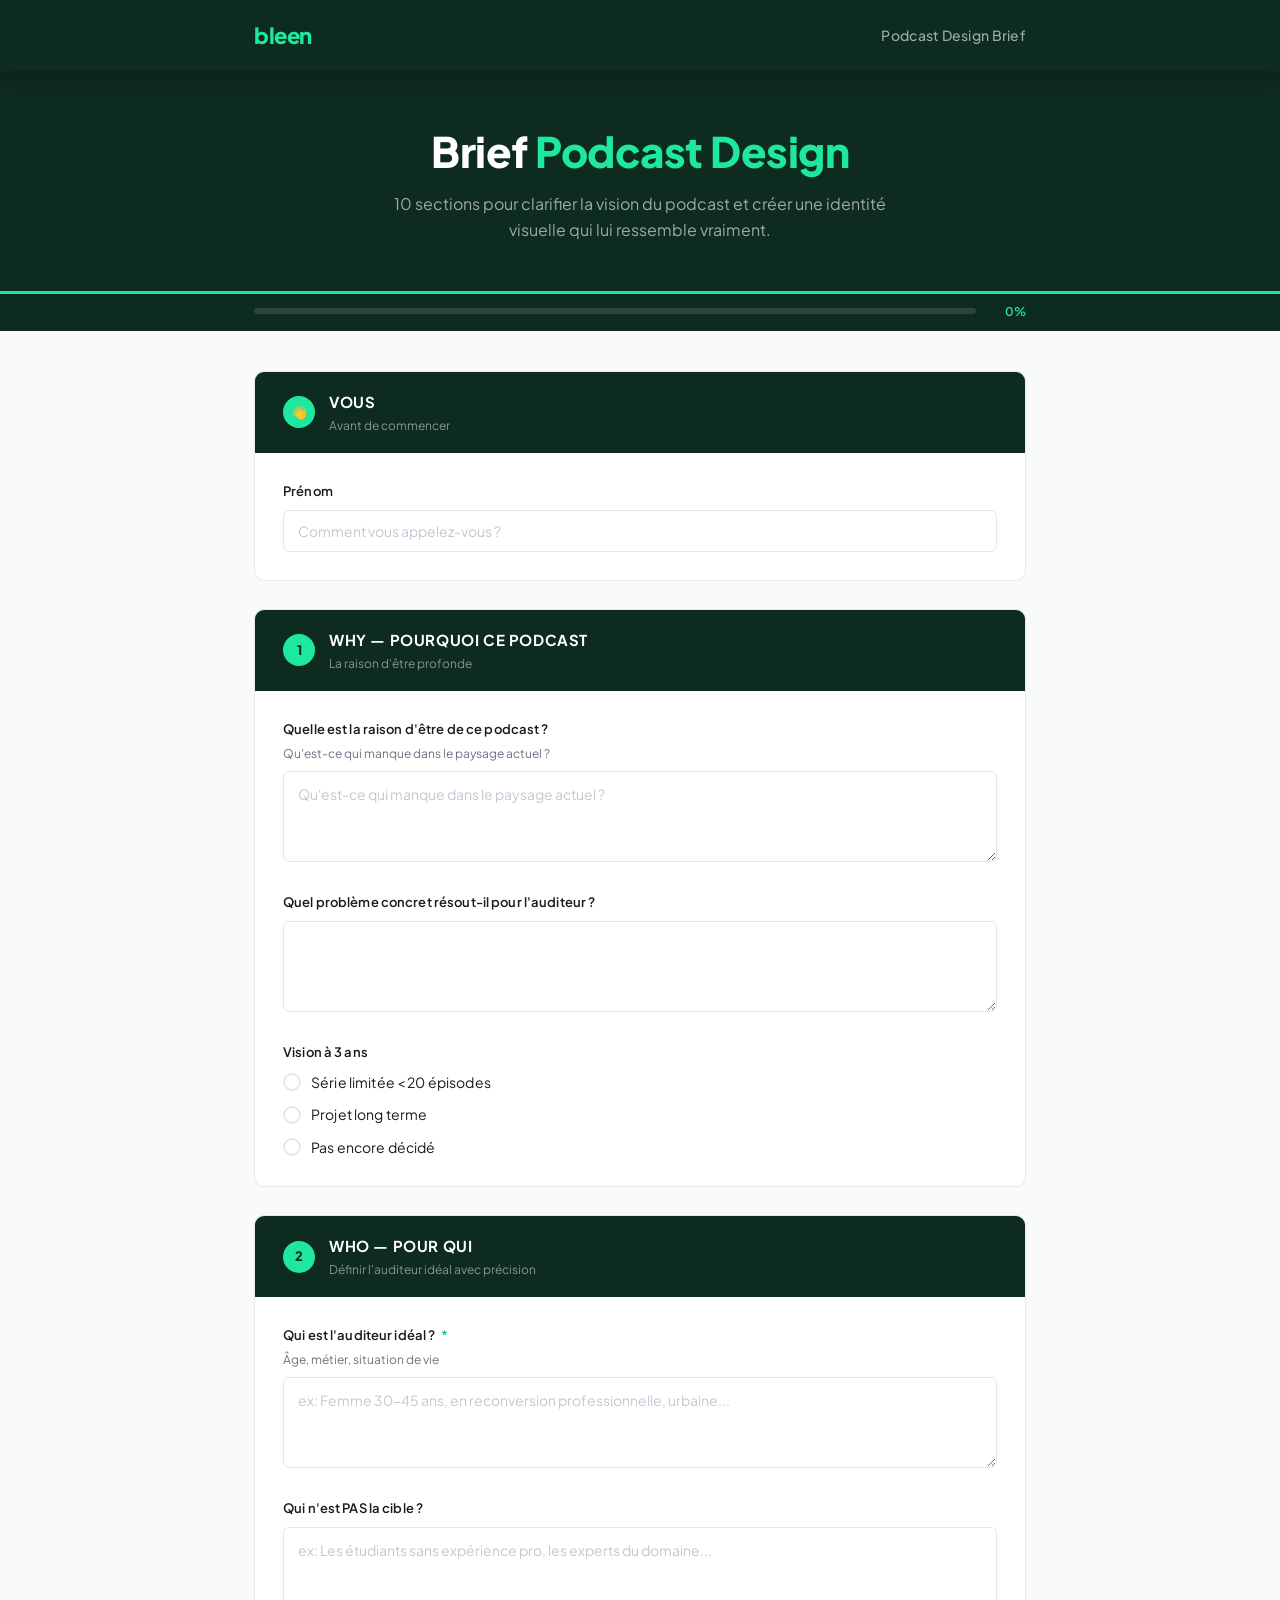
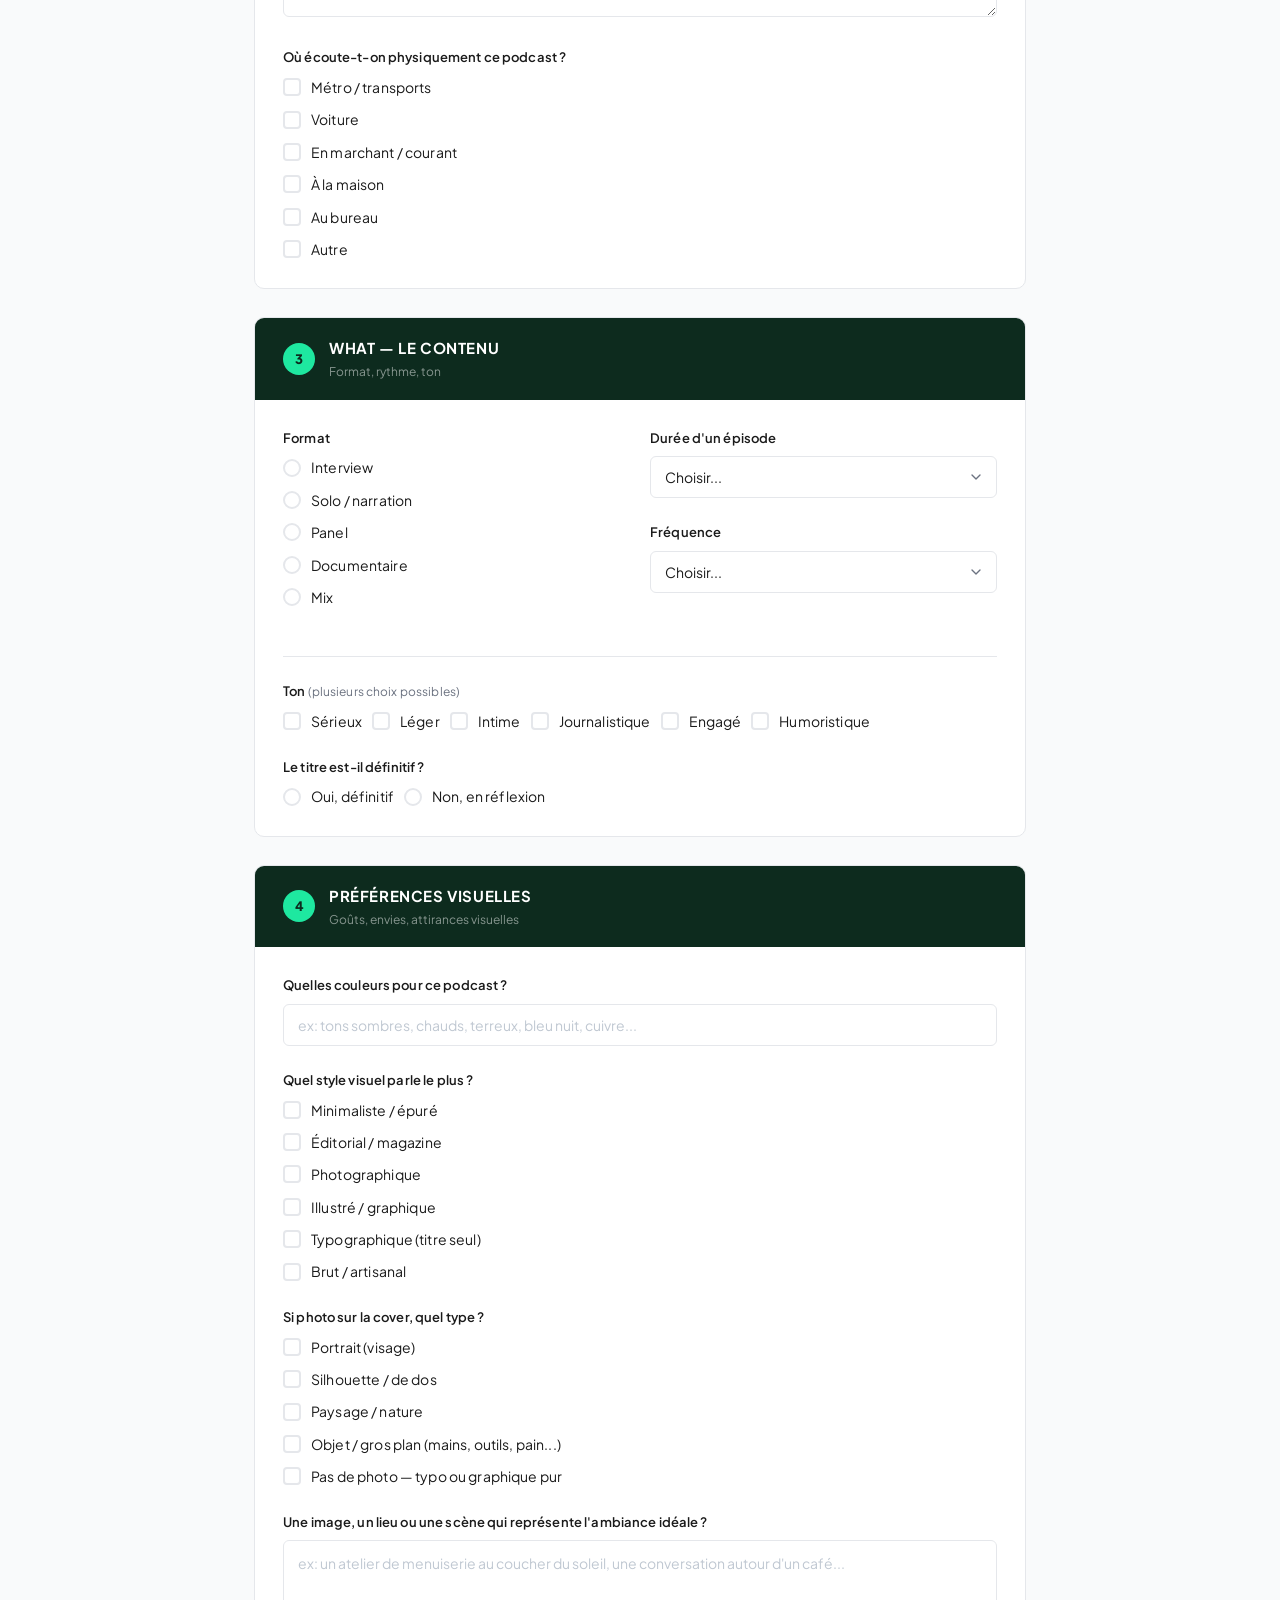
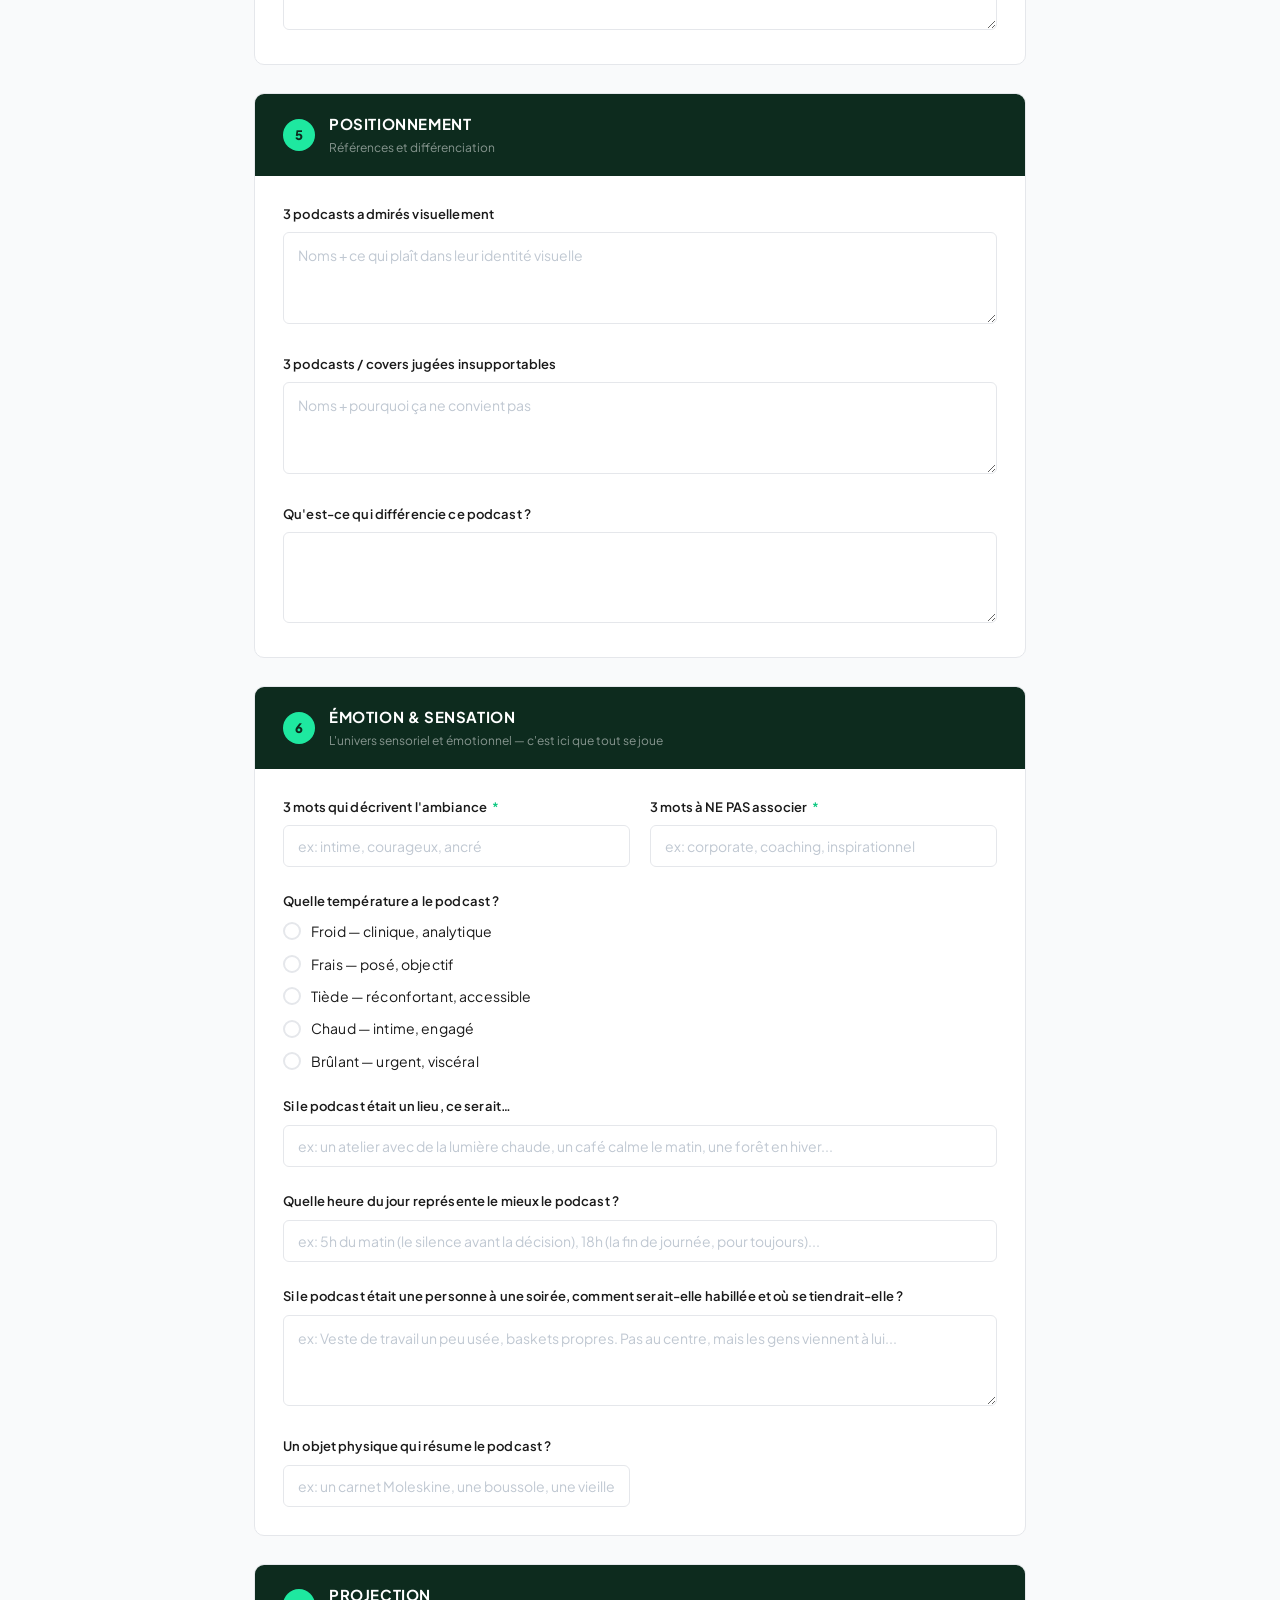
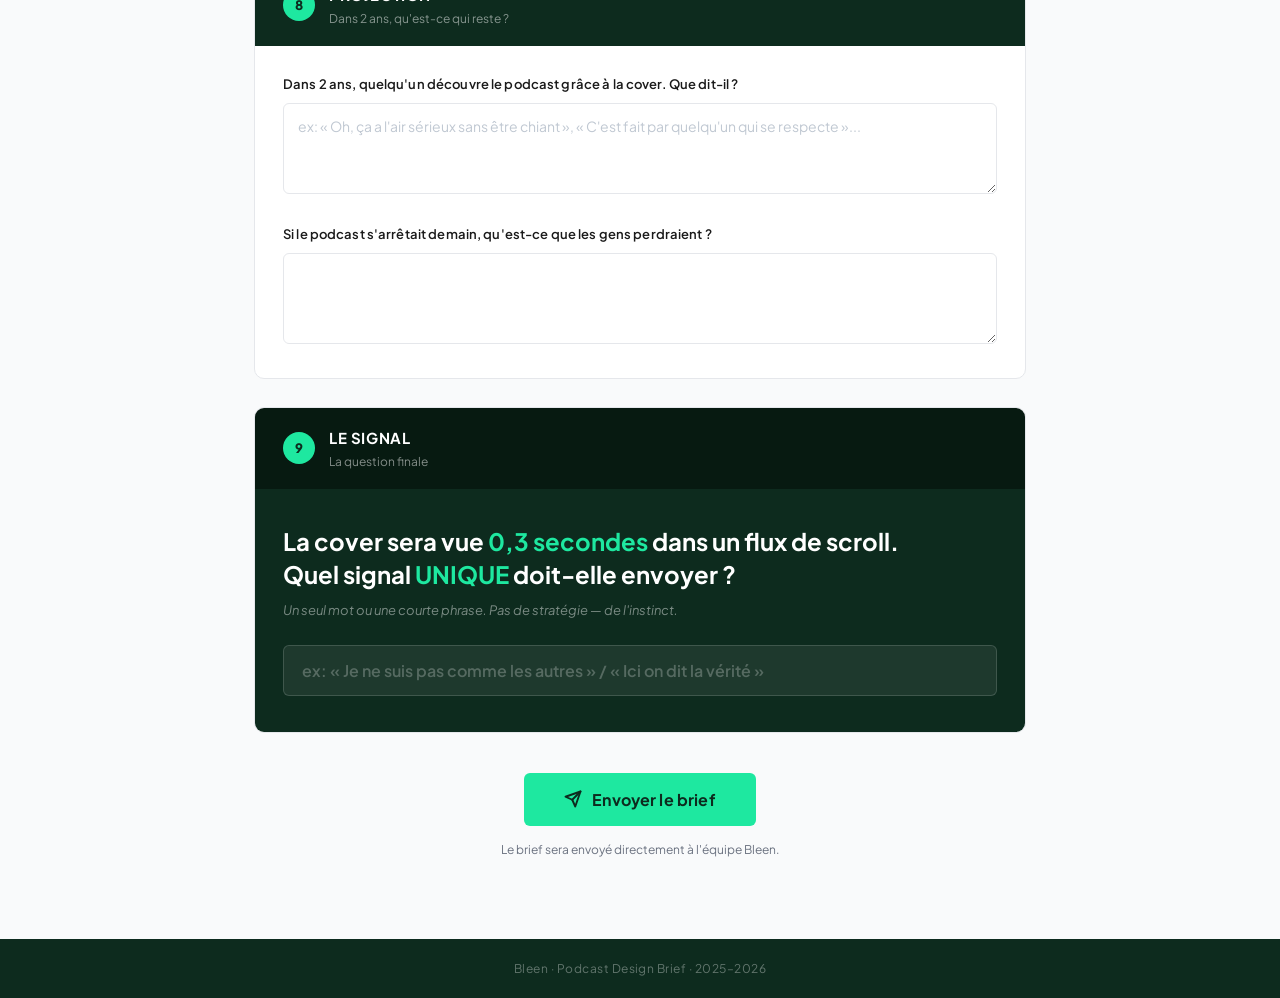
<file: La Grande Démission/questionnaire/index.html>
<!DOCTYPE html>
<html lang="fr">
<head>
  <meta charset="UTF-8">
  <meta name="viewport" content="width=device-width, initial-scale=1.0">
  <title>Brief Podcast Design — Bleen</title>
  <link rel="preconnect" href="https://fonts.googleapis.com">
  <link rel="preconnect" href="https://fonts.gstatic.com" crossorigin>
  <link href="https://fonts.googleapis.com/css2?family=Plus+Jakarta+Sans:ital,wght@0,300;0,400;0,500;0,600;0,700;0,800;1,400&display=swap" rel="stylesheet">

  <style>
    /* ─── Reset & Base ─── */
    *, *::before, *::after {
      box-sizing: border-box;
      margin: 0;
      padding: 0;
    }

    :root {
      --dark-green: #0D2B1E;
      --dark-green-mid: #143828;
      --emerald: #1EE8A0;
      --emerald-dark: #12c983;
      --white: #FFFFFF;
      --bg: #F9FAFB;
      --bg-section: #FFFFFF;
      --text: #1A1A1A;
      --text-muted: #6B7280;
      --border: #E5E7EB;
      --border-focus: #1EE8A0;
      --radius: 10px;
      --radius-sm: 6px;
      --font: 'Plus Jakarta Sans', sans-serif;
    }

    html {
      scroll-behavior: smooth;
    }

    body {
      font-family: var(--font);
      background: var(--bg);
      color: var(--text);
      line-height: 1.6;
      font-size: 15px;
    }

    /* ─── Header ─── */
    .site-header {
      background: var(--dark-green);
      padding: 0;
      position: sticky;
      top: 0;
      z-index: 100;
      box-shadow: 0 2px 20px rgba(0,0,0,0.3);
    }

    .header-inner {
      max-width: 820px;
      margin: 0 auto;
      padding: 18px 24px;
      display: flex;
      align-items: center;
      justify-content: space-between;
      gap: 16px;
    }

    .logo {
      font-size: 22px;
      font-weight: 800;
      color: var(--emerald);
      letter-spacing: -0.5px;
      text-decoration: none;
      flex-shrink: 0;
    }

    .header-title {
      font-size: 14px;
      font-weight: 500;
      color: rgba(255,255,255,0.6);
      text-align: right;
      letter-spacing: 0.02em;
    }

    /* ─── Hero ─── */
    .hero {
      background: var(--dark-green);
      padding: 56px 24px 48px;
      text-align: center;
      border-bottom: 3px solid var(--emerald);
    }

    .hero h1 {
      font-size: clamp(28px, 5vw, 42px);
      font-weight: 800;
      color: var(--white);
      line-height: 1.15;
      letter-spacing: -0.5px;
      margin-bottom: 16px;
    }

    .hero h1 span {
      color: var(--emerald);
    }

    .hero p {
      font-size: 16px;
      color: rgba(255,255,255,0.6);
      max-width: 520px;
      margin: 0 auto;
      font-weight: 400;
    }

    /* ─── Progress bar (sticky, inside header) ─── */
    .progress-wrap {
      background: var(--dark-green);
      padding: 0;
      position: sticky;
      top: 60px;
      z-index: 99;
    }

    .progress-inner {
      max-width: 820px;
      margin: 0 auto;
      padding: 8px 24px 10px;
      display: flex;
      align-items: center;
      gap: 14px;
    }

    .progress-bar-track {
      flex: 1;
      height: 6px;
      background: rgba(255,255,255,0.12);
      border-radius: 99px;
      overflow: hidden;
    }

    .progress-bar-fill {
      height: 100%;
      background: var(--emerald);
      border-radius: 99px;
      width: 0%;
      transition: width 0.4s ease;
      box-shadow: 0 0 8px rgba(30, 232, 160, 0.4);
    }

    .progress-text {
      font-size: 12px;
      font-weight: 600;
      color: var(--emerald);
      white-space: nowrap;
      min-width: 36px;
      text-align: right;
      letter-spacing: 0.02em;
    }

    /* ─── Main layout ─── */
    .main {
      max-width: 820px;
      margin: 0 auto;
      padding: 40px 24px 80px;
    }

    /* ─── Form sections ─── */
    .form-section {
      background: var(--bg-section);
      border-radius: var(--radius);
      border: 1px solid var(--border);
      margin-bottom: 28px;
      overflow: hidden;
    }

    .section-header {
      background: var(--dark-green);
      padding: 18px 28px;
      display: flex;
      align-items: center;
      gap: 14px;
    }

    .section-number {
      width: 32px;
      height: 32px;
      background: var(--emerald);
      color: var(--dark-green);
      border-radius: 50%;
      display: flex;
      align-items: center;
      justify-content: center;
      font-size: 13px;
      font-weight: 800;
      flex-shrink: 0;
    }

    .section-title {
      color: var(--white);
      font-size: 15px;
      font-weight: 700;
      letter-spacing: 0.04em;
      text-transform: uppercase;
    }

    .section-subtitle {
      color: rgba(255,255,255,0.5);
      font-size: 12px;
      font-weight: 400;
      margin-top: 2px;
    }

    .section-body {
      padding: 28px;
    }

    fieldset {
      border: none;
    }

    legend {
      display: none;
    }

    /* ─── Field groups ─── */
    .field-group {
      margin-bottom: 24px;
    }

    .field-group:last-child {
      margin-bottom: 0;
    }

    .field-row {
      display: grid;
      grid-template-columns: 1fr 1fr;
      gap: 20px;
    }

    @media (max-width: 600px) {
      .field-row {
        grid-template-columns: 1fr;
        gap: 24px;
      }
    }

    label {
      display: block;
      font-size: 13px;
      font-weight: 600;
      color: var(--text);
      margin-bottom: 8px;
      letter-spacing: 0.01em;
    }

    label .required {
      color: var(--emerald-dark);
      margin-left: 3px;
    }

    .hint {
      font-size: 12px;
      color: var(--text-muted);
      margin-bottom: 8px;
      font-weight: 400;
      margin-top: -4px;
    }

    /* ─── Inputs ─── */
    input[type="text"],
    input[type="url"],
    input[type="date"],
    input[type="email"],
    textarea,
    select {
      width: 100%;
      padding: 11px 14px;
      border: 1.5px solid var(--border);
      border-radius: var(--radius-sm);
      font-family: var(--font);
      font-size: 14px;
      color: var(--text);
      background: var(--white);
      transition: border-color 0.2s, box-shadow 0.2s;
      outline: none;
      appearance: none;
      -webkit-appearance: none;
    }

    input[type="text"]:focus,
    input[type="url"]:focus,
    input[type="date"]:focus,
    input[type="email"]:focus,
    textarea:focus,
    select:focus {
      border-color: var(--border-focus);
      box-shadow: 0 0 0 3px rgba(30, 232, 160, 0.12);
    }

    input[type="text"]::placeholder,
    textarea::placeholder {
      color: #C0C8D2;
    }

    textarea {
      resize: vertical;
      min-height: 90px;
      line-height: 1.6;
    }

    select {
      background-image: url("data:image/svg+xml,%3Csvg xmlns='http://www.w3.org/2000/svg' width='16' height='16' viewBox='0 0 24 24' fill='none' stroke='%236B7280' stroke-width='2' stroke-linecap='round' stroke-linejoin='round'%3E%3Cpolyline points='6 9 12 15 18 9'/%3E%3C/svg%3E");
      background-repeat: no-repeat;
      background-position: right 12px center;
      padding-right: 40px;
      cursor: pointer;
    }

    /* ─── Radio & Checkboxes ─── */
    .radio-group,
    .checkbox-group {
      display: flex;
      flex-direction: column;
      gap: 10px;
    }

    .radio-group.inline,
    .checkbox-group.inline {
      flex-direction: row;
      flex-wrap: wrap;
      gap: 10px;
    }

    .radio-option,
    .checkbox-option {
      display: flex;
      align-items: center;
      gap: 10px;
      cursor: pointer;
    }

    .radio-option input[type="radio"],
    .checkbox-option input[type="checkbox"] {
      width: 18px;
      height: 18px;
      appearance: none;
      -webkit-appearance: none;
      border: 2px solid var(--border);
      border-radius: 50%;
      background: var(--white);
      flex-shrink: 0;
      cursor: pointer;
      transition: border-color 0.2s, background 0.2s;
      position: relative;
    }

    .checkbox-option input[type="checkbox"] {
      border-radius: 4px;
    }

    .radio-option input[type="radio"]:checked,
    .checkbox-option input[type="checkbox"]:checked {
      background: var(--emerald);
      border-color: var(--emerald);
    }

    .radio-option input[type="radio"]:checked::after {
      content: '';
      position: absolute;
      width: 6px;
      height: 6px;
      background: var(--dark-green);
      border-radius: 50%;
      top: 50%;
      left: 50%;
      transform: translate(-50%, -50%);
    }

    .checkbox-option input[type="checkbox"]:checked::after {
      content: '';
      position: absolute;
      width: 10px;
      height: 7px;
      border-left: 2px solid var(--dark-green);
      border-bottom: 2px solid var(--dark-green);
      top: 40%;
      left: 50%;
      transform: translate(-50%, -50%) rotate(-45deg);
    }

    .radio-option label,
    .checkbox-option label {
      margin-bottom: 0;
      font-weight: 400;
      font-size: 14px;
      color: var(--text);
      cursor: pointer;
    }

    /* ─── Section 10 — Le Signal ─── */
    .signal-section .section-header {
      background: #071A11;
    }

    .signal-body {
      background: var(--dark-green);
      padding: 36px 28px;
    }

    .signal-question {
      font-size: clamp(18px, 3vw, 24px);
      font-weight: 700;
      color: var(--white);
      line-height: 1.4;
      margin-bottom: 8px;
    }

    .signal-question span {
      color: var(--emerald);
    }

    .signal-context {
      font-size: 13px;
      color: rgba(255,255,255,0.45);
      margin-bottom: 24px;
      font-style: italic;
    }

    .signal-body input[type="text"] {
      background: rgba(255,255,255,0.07);
      border-color: rgba(255,255,255,0.15);
      color: var(--white);
      font-size: 16px;
      font-weight: 600;
      padding: 14px 18px;
    }

    .signal-body input[type="text"]::placeholder {
      color: rgba(255,255,255,0.25);
    }

    .signal-body input[type="text"]:focus {
      border-color: var(--emerald);
      box-shadow: 0 0 0 3px rgba(30, 232, 160, 0.15);
      background: rgba(255,255,255,0.1);
    }

    /* ─── Submit ─── */
    .submit-wrap {
      text-align: center;
      padding: 12px 0 0;
    }

    .btn-submit {
      display: inline-flex;
      align-items: center;
      gap: 10px;
      background: var(--emerald);
      color: var(--dark-green);
      font-family: var(--font);
      font-size: 16px;
      font-weight: 700;
      padding: 16px 40px;
      border: none;
      border-radius: var(--radius-sm);
      cursor: pointer;
      transition: background 0.2s, transform 0.1s, box-shadow 0.2s;
      letter-spacing: 0.01em;
    }

    .btn-submit:hover {
      background: var(--emerald-dark);
      box-shadow: 0 6px 24px rgba(30,232,160,0.3);
    }

    .btn-submit:active {
      transform: scale(0.98);
    }

    .btn-submit svg {
      flex-shrink: 0;
    }

    .submit-note {
      margin-top: 14px;
      font-size: 12px;
      color: var(--text-muted);
    }

    /* ─── Footer ─── */
    .site-footer {
      background: var(--dark-green);
      padding: 20px 24px;
      text-align: center;
      font-size: 12px;
      color: rgba(255,255,255,0.35);
      letter-spacing: 0.04em;
    }

    /* ─── Merci page ─── */
    .merci-page {
      display: none;
      min-height: 60vh;
      align-items: center;
      justify-content: center;
      flex-direction: column;
      text-align: center;
      padding: 60px 24px;
    }

    .merci-page.visible {
      display: flex;
    }

    .merci-icon {
      width: 72px;
      height: 72px;
      background: var(--emerald);
      border-radius: 50%;
      display: flex;
      align-items: center;
      justify-content: center;
      margin: 0 auto 28px;
    }

    .merci-icon svg {
      color: var(--dark-green);
    }

    .merci-page h2 {
      font-size: 28px;
      font-weight: 800;
      color: var(--dark-green);
      margin-bottom: 12px;
    }

    .merci-page p {
      font-size: 16px;
      color: var(--text-muted);
      max-width: 420px;
      margin: 0 auto 32px;
    }

    .btn-back {
      display: inline-flex;
      align-items: center;
      gap: 8px;
      color: var(--dark-green);
      font-size: 14px;
      font-weight: 600;
      text-decoration: none;
      border-bottom: 2px solid var(--emerald);
      padding-bottom: 2px;
      transition: opacity 0.2s;
    }

    .btn-back:hover {
      opacity: 0.7;
    }

    /* ─── Form wrapper for show/hide ─── */
    .form-content {
      display: block;
    }

    .form-content.hidden {
      display: none;
    }

    /* ─── Divider ─── */
    .field-divider {
      height: 1px;
      background: var(--border);
      margin: 24px 0;
    }

    /* ─── Focus visible ─── */
    :focus-visible {
      outline: 2px solid var(--emerald);
      outline-offset: 2px;
    }
  </style>
</head>
<body>

  <!-- Header -->
  <header class="site-header" role="banner">
    <div class="header-inner">
      <a href="/" class="logo" aria-label="Bleen — Accueil">bleen</a>
      <div class="header-title">Podcast Design Brief</div>
    </div>
  </header>

  <!-- Hero -->
  <div class="hero">
    <h1>Brief <span>Podcast Design</span></h1>
    <p>10 sections pour clarifier la vision du podcast et créer une identité visuelle qui lui ressemble vraiment.</p>
  </div>

  <!-- Progress -->
  <div class="progress-wrap" id="progress-wrap" aria-hidden="true">
    <div class="progress-inner">
      <div class="progress-bar-track">
        <div class="progress-bar-fill" id="progress-bar" role="progressbar" aria-valuenow="0" aria-valuemin="0" aria-valuemax="100"></div>
      </div>
      <span class="progress-text" id="progress-text">0%</span>
    </div>
  </div>

  <!-- Main -->
  <main class="main" id="main">

    <!-- Page de remerciement -->
    <div class="merci-page" id="merci-page" role="status" aria-live="polite">
      <div class="merci-icon" aria-hidden="true">
        <svg width="36" height="36" viewBox="0 0 24 24" fill="none" stroke="currentColor" stroke-width="2.5" stroke-linecap="round" stroke-linejoin="round">
          <polyline points="20 6 9 17 4 12"/>
        </svg>
      </div>
      <h2>Brief envoyé !</h2>
      <p>Le brief a été envoyé. L'équipe Bleen va le lire et prendre contact.</p>
      <a href="#" class="btn-back" id="back-to-form">
        <svg width="14" height="14" viewBox="0 0 24 24" fill="none" stroke="currentColor" stroke-width="2" stroke-linecap="round" stroke-linejoin="round" aria-hidden="true"><polyline points="15 18 9 12 15 6"/></svg>
        Revenir au formulaire
      </a>
    </div>

    <!-- Formulaire -->
    <div class="form-content" id="form-content">
      <form
        action="https://formspree.io/f/xdawyorp"
        method="POST"
        id="brief-form"
        novalidate
        aria-label="Formulaire brief podcast"
      >
        <!-- Champs cachés Formspree -->
        <input type="hidden" name="_subject" value="Nouveau Brief Podcast — Bleen">
        <input type="hidden" name="_next" id="next-url">

        <!-- ── Section 0 — Prénom ── -->
        <section class="form-section" aria-labelledby="s0-title">
          <div class="section-header">
            <div class="section-number" aria-hidden="true">👋</div>
            <div>
              <div class="section-title" id="s0-title">Vous</div>
              <div class="section-subtitle">Avant de commencer</div>
            </div>
          </div>
          <div class="section-body">
            <fieldset>
              <legend>Identité</legend>
              <div class="field-group">
                <label for="prenom">Prénom</label>
                <input
                  type="text"
                  id="prenom"
                  name="prenom"
                  placeholder="Comment vous appelez-vous ?"
                  required
                  autocomplete="given-name"
                >
              </div>
            </fieldset>
          </div>
        </section>

        <!-- ── Section 1 — WHY ── -->
        <section class="form-section" aria-labelledby="s2-title">
          <div class="section-header">
            <div class="section-number" aria-hidden="true">1</div>
            <div>
              <div class="section-title" id="s2-title">WHY — Pourquoi ce podcast</div>
              <div class="section-subtitle">La raison d'être profonde</div>
            </div>
          </div>
          <div class="section-body">
            <fieldset>
              <legend>Pourquoi ce podcast</legend>

              <div class="field-group">
                <label for="raison-etre">Quelle est la raison d'être de ce podcast ?</label>
                <p class="hint">Qu'est-ce qui manque dans le paysage actuel ?</p>
                <textarea
                  id="raison-etre"
                  name="raison_etre"
                  placeholder="Qu'est-ce qui manque dans le paysage actuel ?"
                  rows="3"
                ></textarea>
              </div>

              <div class="field-group">
                <label for="probleme-auditeur">Quel problème concret résout-il pour l'auditeur ?</label>
                <textarea
                  id="probleme-auditeur"
                  name="probleme_auditeur"
                  rows="3"
                ></textarea>
              </div>

              <div class="field-group">
                <label>Vision à 3 ans</label>
                <div class="radio-group">
                  <div class="radio-option">
                    <input type="radio" id="vision-serie" name="vision_3ans" value="Série limitée < 20 épisodes">
                    <label for="vision-serie">Série limitée &lt; 20 épisodes</label>
                  </div>
                  <div class="radio-option">
                    <input type="radio" id="vision-long" name="vision_3ans" value="Projet long terme">
                    <label for="vision-long">Projet long terme</label>
                  </div>
                  <div class="radio-option">
                    <input type="radio" id="vision-indecis" name="vision_3ans" value="Pas encore décidé">
                    <label for="vision-indecis">Pas encore décidé</label>
                  </div>
                </div>
              </div>
            </fieldset>
          </div>
        </section>

        <!-- ── Section 2 — WHO ── -->
        <section class="form-section" aria-labelledby="s3-title">
          <div class="section-header">
            <div class="section-number" aria-hidden="true">2</div>
            <div>
              <div class="section-title" id="s3-title">WHO — Pour qui</div>
              <div class="section-subtitle">Définir l'auditeur idéal avec précision</div>
            </div>
          </div>
          <div class="section-body">
            <fieldset>
              <legend>Pour qui est ce podcast</legend>

              <div class="field-group">
                <label for="auditeur-ideal">Qui est l'auditeur idéal ? <span class="required" aria-hidden="true">*</span></label>
                <p class="hint">Âge, métier, situation de vie</p>
                <textarea
                  id="auditeur-ideal"
                  name="auditeur_ideal"
                  required
                  aria-required="true"
                  placeholder="ex: Femme 30-45 ans, en reconversion professionnelle, urbaine..."
                  rows="3"
                ></textarea>
              </div>

              <div class="field-group">
                <label for="pas-la-cible">Qui n'est PAS la cible ?</label>
                <textarea
                  id="pas-la-cible"
                  name="pas_la_cible"
                  placeholder="ex: Les étudiants sans expérience pro, les experts du domaine..."
                  rows="2"
                ></textarea>
              </div>

              <div class="field-group">
                <label>Où écoute-t-on physiquement ce podcast ?</label>
                <div class="checkbox-group">
                  <div class="checkbox-option">
                    <input type="checkbox" id="ecoute-metro" name="ecoute_lieu" value="Métro/transports">
                    <label for="ecoute-metro">Métro / transports</label>
                  </div>
                  <div class="checkbox-option">
                    <input type="checkbox" id="ecoute-voiture" name="ecoute_lieu" value="Voiture">
                    <label for="ecoute-voiture">Voiture</label>
                  </div>
                  <div class="checkbox-option">
                    <input type="checkbox" id="ecoute-sport" name="ecoute_lieu" value="En marchant/courant">
                    <label for="ecoute-sport">En marchant / courant</label>
                  </div>
                  <div class="checkbox-option">
                    <input type="checkbox" id="ecoute-maison" name="ecoute_lieu" value="À la maison">
                    <label for="ecoute-maison">À la maison</label>
                  </div>
                  <div class="checkbox-option">
                    <input type="checkbox" id="ecoute-bureau" name="ecoute_lieu" value="Au bureau">
                    <label for="ecoute-bureau">Au bureau</label>
                  </div>
                  <div class="checkbox-option">
                    <input type="checkbox" id="ecoute-autre" name="ecoute_lieu" value="Autre">
                    <label for="ecoute-autre">Autre</label>
                  </div>
                </div>
              </div>
            </fieldset>
          </div>
        </section>

        <!-- ── Section 3 — WHAT ── -->
        <section class="form-section" aria-labelledby="s4-title">
          <div class="section-header">
            <div class="section-number" aria-hidden="true">3</div>
            <div>
              <div class="section-title" id="s4-title">WHAT — Le contenu</div>
              <div class="section-subtitle">Format, rythme, ton</div>
            </div>
          </div>
          <div class="section-body">
            <fieldset>
              <legend>Le contenu du podcast</legend>

              <div class="field-row">
                <div class="field-group">
                  <label>Format</label>
                  <div class="radio-group">
                    <div class="radio-option">
                      <input type="radio" id="fmt-interview" name="format" value="Interview">
                      <label for="fmt-interview">Interview</label>
                    </div>
                    <div class="radio-option">
                      <input type="radio" id="fmt-solo" name="format" value="Solo/narration">
                      <label for="fmt-solo">Solo / narration</label>
                    </div>
                    <div class="radio-option">
                      <input type="radio" id="fmt-panel" name="format" value="Panel">
                      <label for="fmt-panel">Panel</label>
                    </div>
                    <div class="radio-option">
                      <input type="radio" id="fmt-docu" name="format" value="Documentaire">
                      <label for="fmt-docu">Documentaire</label>
                    </div>
                    <div class="radio-option">
                      <input type="radio" id="fmt-mix" name="format" value="Mix">
                      <label for="fmt-mix">Mix</label>
                    </div>
                  </div>
                </div>

                <div>
                  <div class="field-group">
                    <label for="duree">Durée d'un épisode</label>
                    <select id="duree" name="duree_episode">
                      <option value="">Choisir...</option>
                      <option value="< 15 min">&lt; 15 min</option>
                      <option value="15-30 min">15 – 30 min</option>
                      <option value="30-60 min">30 – 60 min</option>
                      <option value="> 1h">&gt; 1 heure</option>
                    </select>
                  </div>

                  <div class="field-group">
                    <label for="frequence">Fréquence</label>
                    <select id="frequence" name="frequence">
                      <option value="">Choisir...</option>
                      <option value="Hebdomadaire">Hebdomadaire</option>
                      <option value="Bimensuel">Bimensuel</option>
                      <option value="Mensuel">Mensuel</option>
                      <option value="Irrégulier">Irrégulier</option>
                    </select>
                  </div>
                </div>
              </div>

              <div class="field-divider"></div>

              <div class="field-group">
                <label>Ton <span class="hint" style="display:inline; margin:0;">(plusieurs choix possibles)</span></label>
                <div class="checkbox-group inline" style="margin-top: 8px;">
                  <div class="checkbox-option">
                    <input type="checkbox" id="ton-serieux" name="ton" value="Sérieux">
                    <label for="ton-serieux">Sérieux</label>
                  </div>
                  <div class="checkbox-option">
                    <input type="checkbox" id="ton-leger" name="ton" value="Léger">
                    <label for="ton-leger">Léger</label>
                  </div>
                  <div class="checkbox-option">
                    <input type="checkbox" id="ton-intime" name="ton" value="Intime">
                    <label for="ton-intime">Intime</label>
                  </div>
                  <div class="checkbox-option">
                    <input type="checkbox" id="ton-journa" name="ton" value="Journalistique">
                    <label for="ton-journa">Journalistique</label>
                  </div>
                  <div class="checkbox-option">
                    <input type="checkbox" id="ton-engage" name="ton" value="Engagé">
                    <label for="ton-engage">Engagé</label>
                  </div>
                  <div class="checkbox-option">
                    <input type="checkbox" id="ton-humour" name="ton" value="Humoristique">
                    <label for="ton-humour">Humoristique</label>
                  </div>
                </div>
              </div>

              <div class="field-group">
                <label>Le titre est-il définitif ?</label>
                <div class="radio-group inline" style="margin-top: 8px;">
                  <div class="radio-option">
                    <input type="radio" id="titre-oui" name="titre_definitif" value="Oui">
                    <label for="titre-oui">Oui, définitif</label>
                  </div>
                  <div class="radio-option">
                    <input type="radio" id="titre-non" name="titre_definitif" value="Non, en réflexion">
                    <label for="titre-non">Non, en réflexion</label>
                  </div>
                </div>
              </div>
            </fieldset>
          </div>
        </section>

        <!-- ── Section 4 — PRÉFÉRENCES VISUELLES ── -->
        <section class="form-section" aria-labelledby="s5-title">
          <div class="section-header">
            <div class="section-number" aria-hidden="true">4</div>
            <div>
              <div class="section-title" id="s5-title">Préférences visuelles</div>
              <div class="section-subtitle">Goûts, envies, attirances visuelles</div>
            </div>
          </div>
          <div class="section-body">
            <fieldset>
              <legend>Préférences visuelles</legend>

              <div class="field-group">
                <label for="couleurs-pref">Quelles couleurs pour ce podcast ?</label>
                <input type="text" id="couleurs-pref" name="couleurs_preferences" placeholder="ex: tons sombres, chauds, terreux, bleu nuit, cuivre...">
              </div>

              <div class="field-group">
                <label for="style-pref">Quel style visuel parle le plus ?</label>
                <div class="checkbox-group">
                  <div class="checkbox-option">
                    <input type="checkbox" id="style-minimaliste" name="style_visuel" value="Minimaliste / épuré">
                    <label for="style-minimaliste">Minimaliste / épuré</label>
                  </div>
                  <div class="checkbox-option">
                    <input type="checkbox" id="style-editorial" name="style_visuel" value="Éditorial / magazine">
                    <label for="style-editorial">Éditorial / magazine</label>
                  </div>
                  <div class="checkbox-option">
                    <input type="checkbox" id="style-photo" name="style_visuel" value="Photographique">
                    <label for="style-photo">Photographique</label>
                  </div>
                  <div class="checkbox-option">
                    <input type="checkbox" id="style-illustration" name="style_visuel" value="Illustré / graphique">
                    <label for="style-illustration">Illustré / graphique</label>
                  </div>
                  <div class="checkbox-option">
                    <input type="checkbox" id="style-typo" name="style_visuel" value="Typographique (titre seul)">
                    <label for="style-typo">Typographique (titre seul)</label>
                  </div>
                  <div class="checkbox-option">
                    <input type="checkbox" id="style-brut" name="style_visuel" value="Brut / artisanal">
                    <label for="style-brut">Brut / artisanal</label>
                  </div>
                </div>
              </div>

              <div class="field-group">
                <label for="photo-pref">Si photo sur la cover, quel type ?</label>
                <div class="checkbox-group">
                  <div class="checkbox-option">
                    <input type="checkbox" id="photo-portrait" name="photo_type" value="Portrait (visage)">
                    <label for="photo-portrait">Portrait (visage)</label>
                  </div>
                  <div class="checkbox-option">
                    <input type="checkbox" id="photo-silhouette" name="photo_type" value="Silhouette / de dos">
                    <label for="photo-silhouette">Silhouette / de dos</label>
                  </div>
                  <div class="checkbox-option">
                    <input type="checkbox" id="photo-paysage" name="photo_type" value="Paysage / nature">
                    <label for="photo-paysage">Paysage / nature</label>
                  </div>
                  <div class="checkbox-option">
                    <input type="checkbox" id="photo-objet" name="photo_type" value="Objet / gros plan">
                    <label for="photo-objet">Objet / gros plan (mains, outils, pain...)</label>
                  </div>
                  <div class="checkbox-option">
                    <input type="checkbox" id="photo-aucune" name="photo_type" value="Pas de photo">
                    <label for="photo-aucune">Pas de photo — typo ou graphique pur</label>
                  </div>
                </div>
              </div>

              <div class="field-group">
                <label for="ambiance-pref">Une image, un lieu ou une scène qui représente l'ambiance idéale ?</label>
                <textarea id="ambiance-pref" name="ambiance_ideale" rows="2" placeholder="ex: un atelier de menuiserie au coucher du soleil, une conversation autour d'un café..."></textarea>
              </div>

            </fieldset>
          </div>
        </section>

        <!-- ── Section 5 — POSITIONNEMENT ── -->
        <section class="form-section" aria-labelledby="s6-title">
          <div class="section-header">
            <div class="section-number" aria-hidden="true">5</div>
            <div>
              <div class="section-title" id="s6-title">Positionnement</div>
              <div class="section-subtitle">Références et différenciation</div>
            </div>
          </div>
          <div class="section-body">
            <fieldset>
              <legend>Positionnement et références</legend>

              <div class="field-group">
                <label for="ref-admirees">3 podcasts admirés visuellement</label>
                <textarea
                  id="ref-admirees"
                  name="references_admirees"
                  placeholder="Noms + ce qui plaît dans leur identité visuelle"
                  rows="3"
                ></textarea>
              </div>

              <div class="field-group">
                <label for="ref-repoussoirs">3 podcasts / covers jugées insupportables</label>
                <textarea
                  id="ref-repoussoirs"
                  name="references_repoussoirs"
                  placeholder="Noms + pourquoi ça ne convient pas"
                  rows="3"
                ></textarea>
              </div>

              <div class="field-group">
                <label for="differentiation">Qu'est-ce qui différencie ce podcast ?</label>
                <textarea
                  id="differentiation"
                  name="differentiation"
                  rows="3"
                ></textarea>
              </div>
            </fieldset>
          </div>
        </section>

        <!-- ── Section 6 — ÉMOTION ── -->
        <section class="form-section" aria-labelledby="s8-title">
          <div class="section-header">
            <div class="section-number" aria-hidden="true">6</div>
            <div>
              <div class="section-title" id="s8-title">Émotion & Sensation</div>
              <div class="section-subtitle">L'univers sensoriel et émotionnel — c'est ici que tout se joue</div>
            </div>
          </div>
          <div class="section-body">
            <fieldset>
              <legend>Univers émotionnel du podcast</legend>

              <div class="field-row">
                <div class="field-group">
                  <label for="mots-positifs">3 mots qui décrivent l'ambiance <span class="required" aria-hidden="true">*</span></label>
                  <input
                    type="text"
                    id="mots-positifs"
                    name="mots_positifs"
                    required
                    aria-required="true"
                    placeholder="ex: intime, courageux, ancré"
                  >
                </div>
                <div class="field-group">
                  <label for="mots-negatifs">3 mots à NE PAS associer <span class="required" aria-hidden="true">*</span></label>
                  <input
                    type="text"
                    id="mots-negatifs"
                    name="mots_negatifs"
                    required
                    aria-required="true"
                    placeholder="ex: corporate, coaching, inspirationnel"
                  >
                </div>
              </div>

              <div class="field-group">
                <label for="temperature">Quelle température a le podcast ?</label>
                <div class="radio-group">
                  <div class="radio-option">
                    <input type="radio" id="temp-froid" name="temperature" value="Froid — clinique, analytique">
                    <label for="temp-froid">Froid — clinique, analytique</label>
                  </div>
                  <div class="radio-option">
                    <input type="radio" id="temp-frais" name="temperature" value="Frais — posé, objectif">
                    <label for="temp-frais">Frais — posé, objectif</label>
                  </div>
                  <div class="radio-option">
                    <input type="radio" id="temp-tiede" name="temperature" value="Tiède — réconfortant, accessible">
                    <label for="temp-tiede">Tiède — réconfortant, accessible</label>
                  </div>
                  <div class="radio-option">
                    <input type="radio" id="temp-chaud" name="temperature" value="Chaud — intime, engagé">
                    <label for="temp-chaud">Chaud — intime, engagé</label>
                  </div>
                  <div class="radio-option">
                    <input type="radio" id="temp-brulant" name="temperature" value="Brûlant — urgent, viscéral">
                    <label for="temp-brulant">Brûlant — urgent, viscéral</label>
                  </div>
                </div>
              </div>

              <div class="field-group">
                <label for="lieu-analogie">Si le podcast était un lieu, ce serait…</label>
                <input
                  type="text"
                  id="lieu-analogie"
                  name="lieu_analogie"
                  placeholder="ex: un atelier avec de la lumière chaude, un café calme le matin, une forêt en hiver..."
                >
              </div>

              <div class="field-group">
                <label for="heure-jour">Quelle heure du jour représente le mieux le podcast ?</label>
                <input
                  type="text"
                  id="heure-jour"
                  name="heure_du_jour"
                  placeholder="ex: 5h du matin (le silence avant la décision), 18h (la fin de journée, pour toujours)..."
                >
              </div>

              <div class="field-group">
                <label for="personne-soiree">Si le podcast était une personne à une soirée, comment serait-elle habillée et où se tiendrait-elle ?</label>
                <textarea
                  id="personne-soiree"
                  name="personne_soiree"
                  placeholder="ex: Veste de travail un peu usée, baskets propres. Pas au centre, mais les gens viennent à lui..."
                  rows="3"
                ></textarea>
              </div>

              <div class="field-row">
                <div class="field-group">
                  <label for="objet-physique">Un objet physique qui résume le podcast ?</label>
                  <input
                    type="text"
                    id="objet-physique"
                  name="objet_physique"
                  placeholder="ex: un carnet Moleskine, une boussole, une vieille radio..."
                >
              </div>
            </fieldset>
          </div>
        </section>

        <!-- ── Section 8 — PROJECTION ── -->
        <section class="form-section" aria-labelledby="s9-title">
          <div class="section-header">
            <div class="section-number" aria-hidden="true">8</div>
            <div>
              <div class="section-title" id="s9-title">Projection</div>
              <div class="section-subtitle">Dans 2 ans, qu'est-ce qui reste ?</div>
            </div>
          </div>
          <div class="section-body">
            <fieldset>
              <legend>Projection dans le futur</legend>

              <div class="field-group">
                <label for="decouverte-future">Dans 2 ans, quelqu'un découvre le podcast grâce à la cover. Que dit-il ?</label>
                <textarea
                  id="decouverte-future"
                  name="decouverte_future"
                  placeholder="ex: « Oh, ça a l'air sérieux sans être chiant », « C'est fait par quelqu'un qui se respecte »..."
                  rows="3"
                ></textarea>
              </div>

              <div class="field-group">
                <label for="perte-si-arret">Si le podcast s'arrêtait demain, qu'est-ce que les gens perdraient ?</label>
                <textarea
                  id="perte-si-arret"
                  name="perte_si_arret"
                  rows="3"
                ></textarea>
              </div>
            </fieldset>
          </div>
        </section>

        <!-- ── Section 9 — LE SIGNAL ── -->
        <section class="form-section signal-section" aria-labelledby="s10-title">
          <div class="section-header">
            <div class="section-number" aria-hidden="true">9</div>
            <div>
              <div class="section-title" id="s10-title">Le Signal</div>
              <div class="section-subtitle">La question finale</div>
            </div>
          </div>
          <div class="signal-body">
            <fieldset>
              <legend>Le signal unique</legend>
              <p class="signal-question">
                La cover sera vue <span>0,3 secondes</span> dans un flux de scroll.<br>
                Quel signal <span>UNIQUE</span> doit-elle envoyer ?
              </p>
              <p class="signal-context">Un seul mot ou une courte phrase. Pas de stratégie — de l'instinct.</p>
              <label for="signal-unique" class="sr-only">Le signal unique (requis)</label>
              <input
                type="text"
                id="signal-unique"
                name="signal_unique"
                required
                aria-required="true"
                placeholder="ex: « Je ne suis pas comme les autres » / « Ici on dit la vérité »"
              >
            </fieldset>
          </div>
        </section>

        <!-- Submit -->
        <div class="submit-wrap">
          <button type="submit" class="btn-submit">
            <svg width="18" height="18" viewBox="0 0 24 24" fill="none" stroke="currentColor" stroke-width="2.5" stroke-linecap="round" stroke-linejoin="round" aria-hidden="true">
              <line x1="22" y1="2" x2="11" y2="13"/>
              <polygon points="22 2 15 22 11 13 2 9 22 2"/>
            </svg>
            Envoyer le brief
          </button>
          <p class="submit-note">Le brief sera envoyé directement à l'équipe Bleen.</p>
        </div>

      </form>
    </div><!-- /form-content -->

  </main>

  <!-- Footer -->
  <footer class="site-footer" role="contentinfo">
    Bleen · Podcast Design Brief · 2025–2026
  </footer>

  <!-- Screen-reader only utility -->
  <style>
    .sr-only {
      position: absolute;
      width: 1px;
      height: 1px;
      padding: 0;
      margin: -1px;
      overflow: hidden;
      clip: rect(0,0,0,0);
      white-space: nowrap;
      border: 0;
    }
  </style>

  <script>
    (function () {
      // ── (section infos générales supprimée) ──

      // ── Set _next URL for Formspree redirect ──
      var nextInput = document.getElementById('next-url');
      if (nextInput) {
        nextInput.value = window.location.href.split('#')[0] + '#merci';
      }

      // ── Merci page logic ──
      var formContent = document.getElementById('form-content');
      var merciPage   = document.getElementById('merci-page');
      var progressWrap = document.getElementById('progress-wrap');

      function showMerci() {
        formContent.classList.add('hidden');
        merciPage.classList.add('visible');
        if (progressWrap) progressWrap.style.display = 'none';
        window.scrollTo({ top: 0, behavior: 'smooth' });
      }

      function showForm() {
        formContent.classList.remove('hidden');
        merciPage.classList.remove('visible');
        if (progressWrap) progressWrap.style.display = '';
        history.replaceState(null, '', window.location.pathname);
        window.scrollTo({ top: 0, behavior: 'smooth' });
      }

      // Check hash on load
      if (window.location.hash === '#merci') {
        showMerci();
      }

      // Listen for hash changes
      window.addEventListener('hashchange', function () {
        if (window.location.hash === '#merci') {
          showMerci();
        } else {
          showForm();
        }
      });

      // Back to form button
      var backBtn = document.getElementById('back-to-form');
      if (backBtn) {
        backBtn.addEventListener('click', function (e) {
          e.preventDefault();
          showForm();
        });
      }

      // ── Progress bar ──
      var form = document.getElementById('brief-form');
      var progressBar  = document.getElementById('progress-bar');
      var progressText = document.getElementById('progress-text');

      // Count fillable fields (text, textarea, url, date, select, radio groups, checkbox groups)
      function getProgress() {
        var total = 0;
        var filled = 0;

        // Text, url, date inputs
        var textInputs = form.querySelectorAll('input[type="text"], input[type="url"], input[type="date"], textarea');
        textInputs.forEach(function (el) {
          if (el.name === '_subject' || el.name === '_next') return;
          total++;
          if (el.value.trim() !== '') filled++;
        });

        // Select
        var selects = form.querySelectorAll('select');
        selects.forEach(function (el) {
          total++;
          if (el.value !== '') filled++;
        });

        // Radio groups (count each group as 1 field)
        var radioNames = {};
        form.querySelectorAll('input[type="radio"]').forEach(function (el) {
          radioNames[el.name] = radioNames[el.name] || { checked: false };
          if (el.checked) radioNames[el.name].checked = true;
        });
        Object.keys(radioNames).forEach(function (name) {
          total++;
          if (radioNames[name].checked) filled++;
        });

        // Checkbox groups (count each group as 1 field)
        var checkNames = {};
        form.querySelectorAll('input[type="checkbox"]').forEach(function (el) {
          checkNames[el.name] = checkNames[el.name] || { checked: false };
          if (el.checked) checkNames[el.name].checked = true;
        });
        Object.keys(checkNames).forEach(function (name) {
          total++;
          if (checkNames[name].checked) filled++;
        });

        return { total: total, filled: filled };
      }

      function updateProgress() {
        var p = getProgress();
        var pct = p.total > 0 ? Math.round((p.filled / p.total) * 100) : 0;
        progressBar.style.width = pct + '%';
        progressBar.setAttribute('aria-valuenow', pct);
        progressText.textContent = pct + '%';
      }

      // Attach listeners
      form.querySelectorAll('input, textarea, select').forEach(function (el) {
        el.addEventListener('input', updateProgress);
        el.addEventListener('change', updateProgress);
      });

      updateProgress();

    })();
  </script>

</body>
</html>
</file>
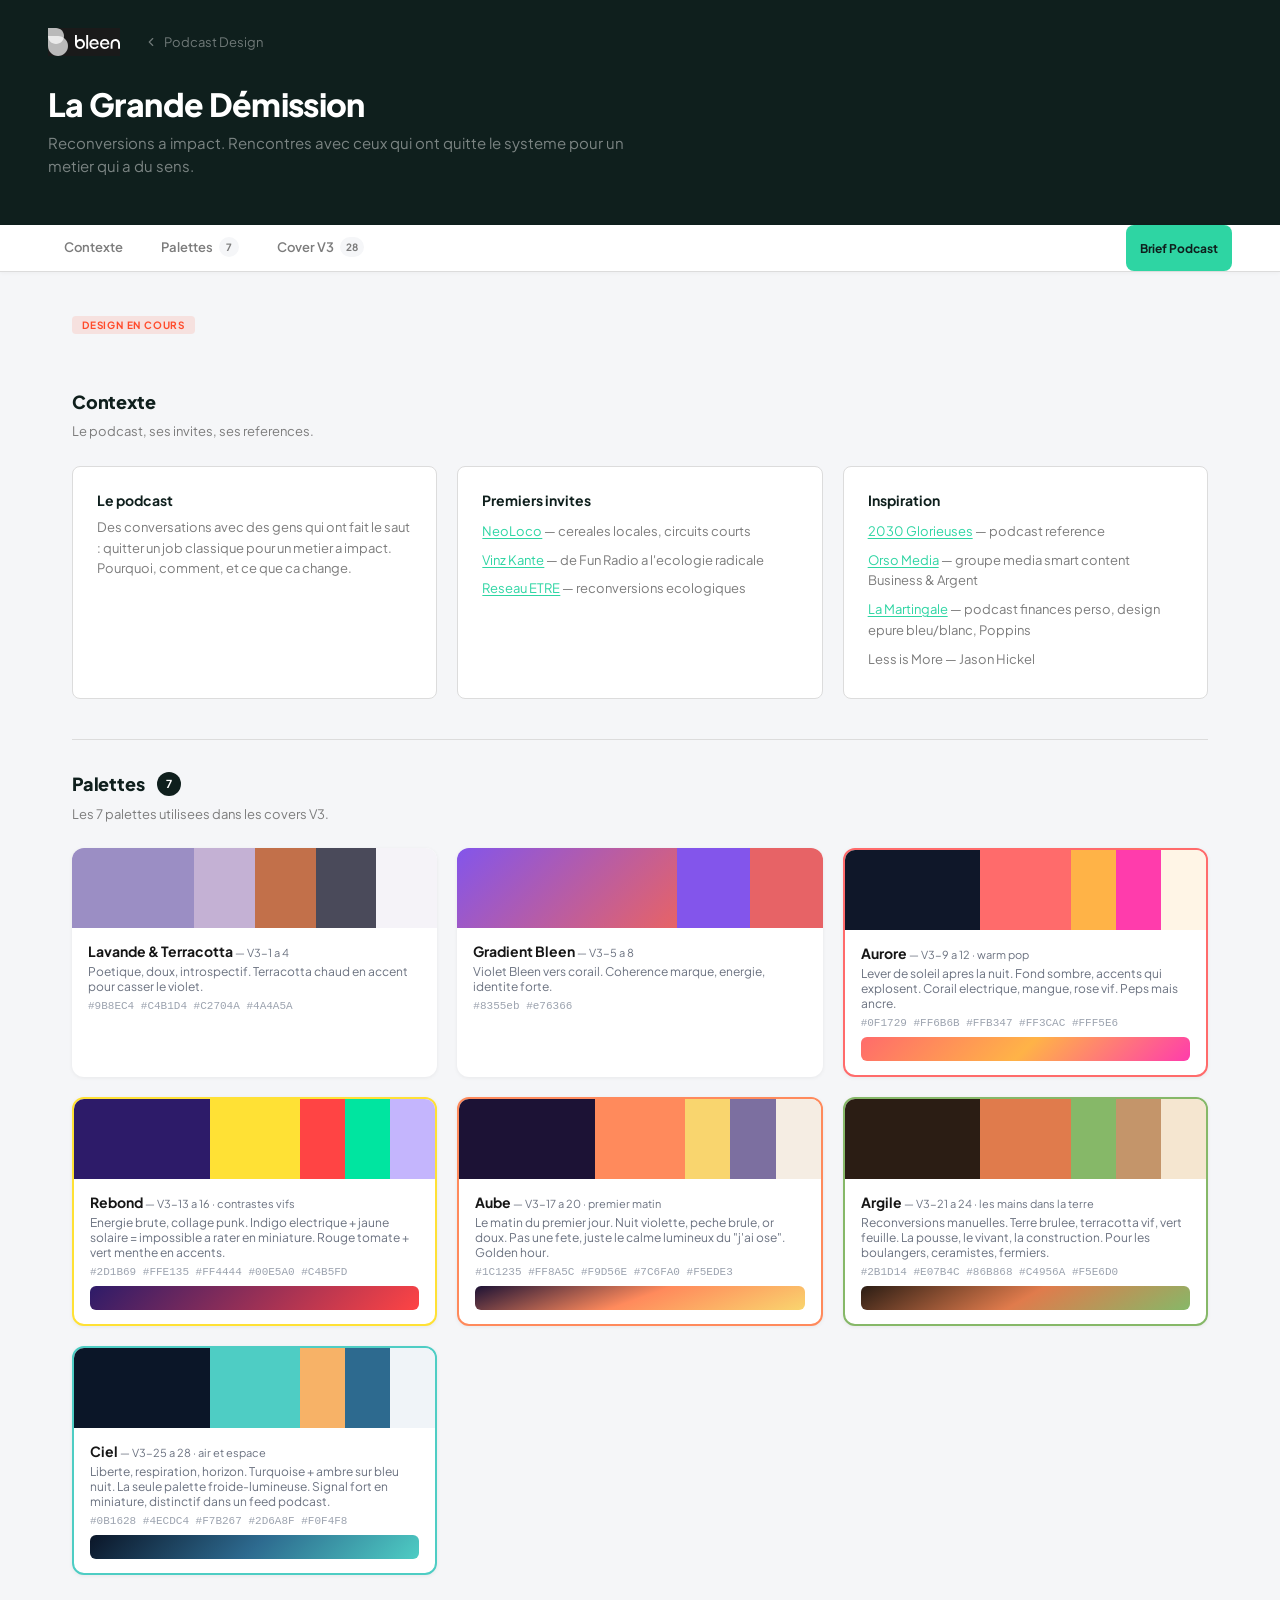
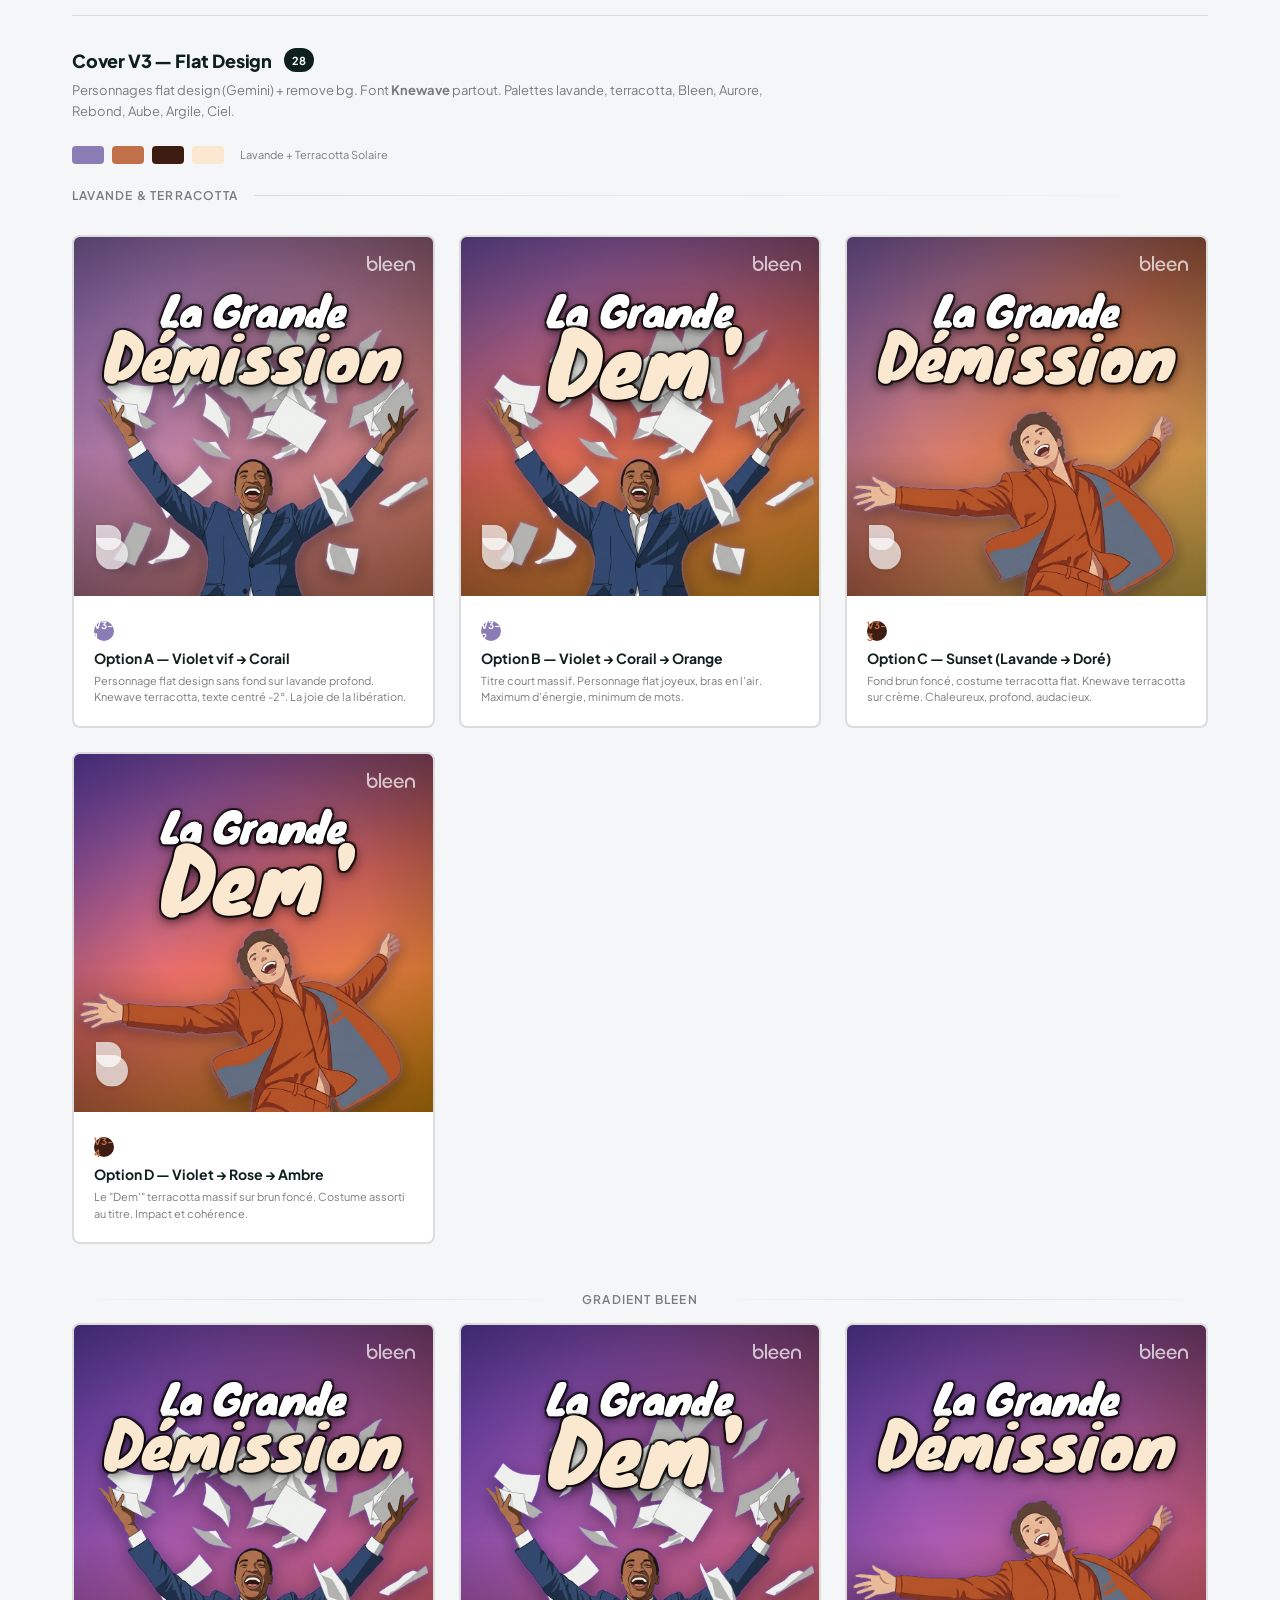
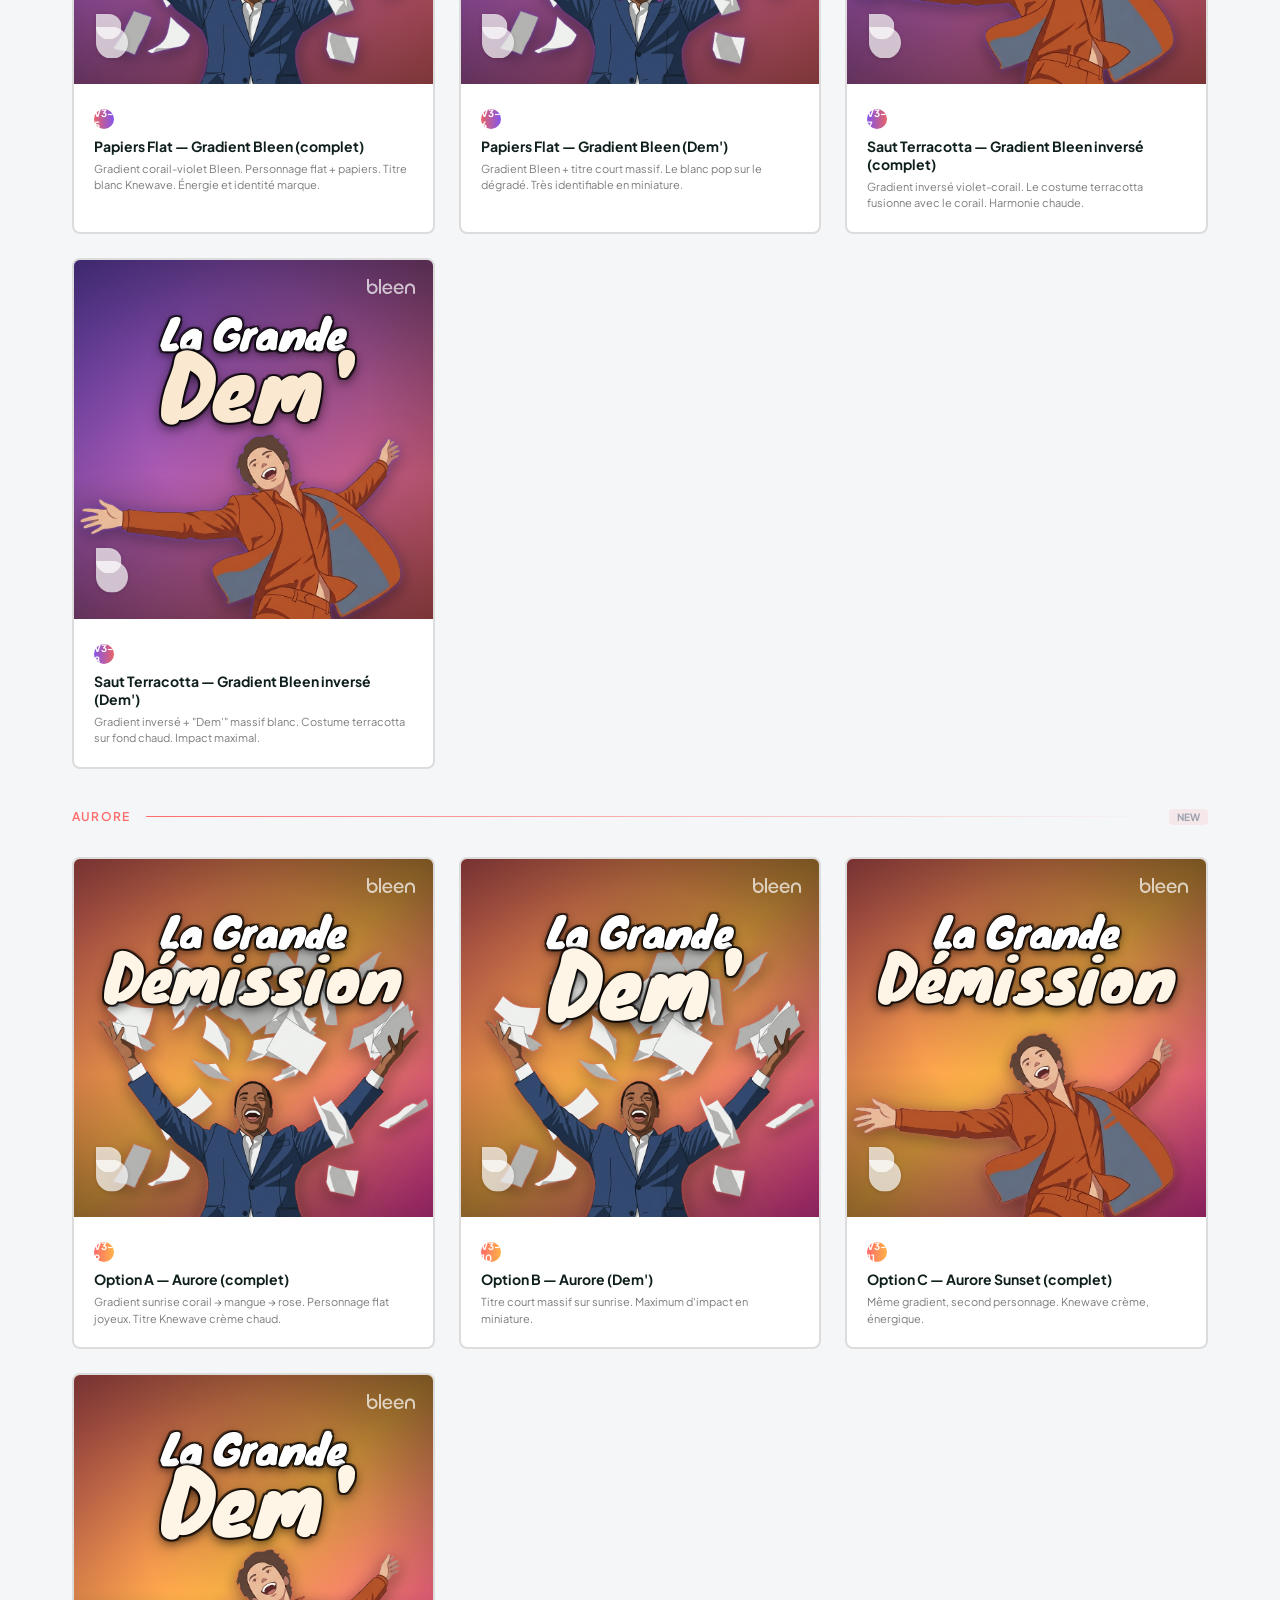
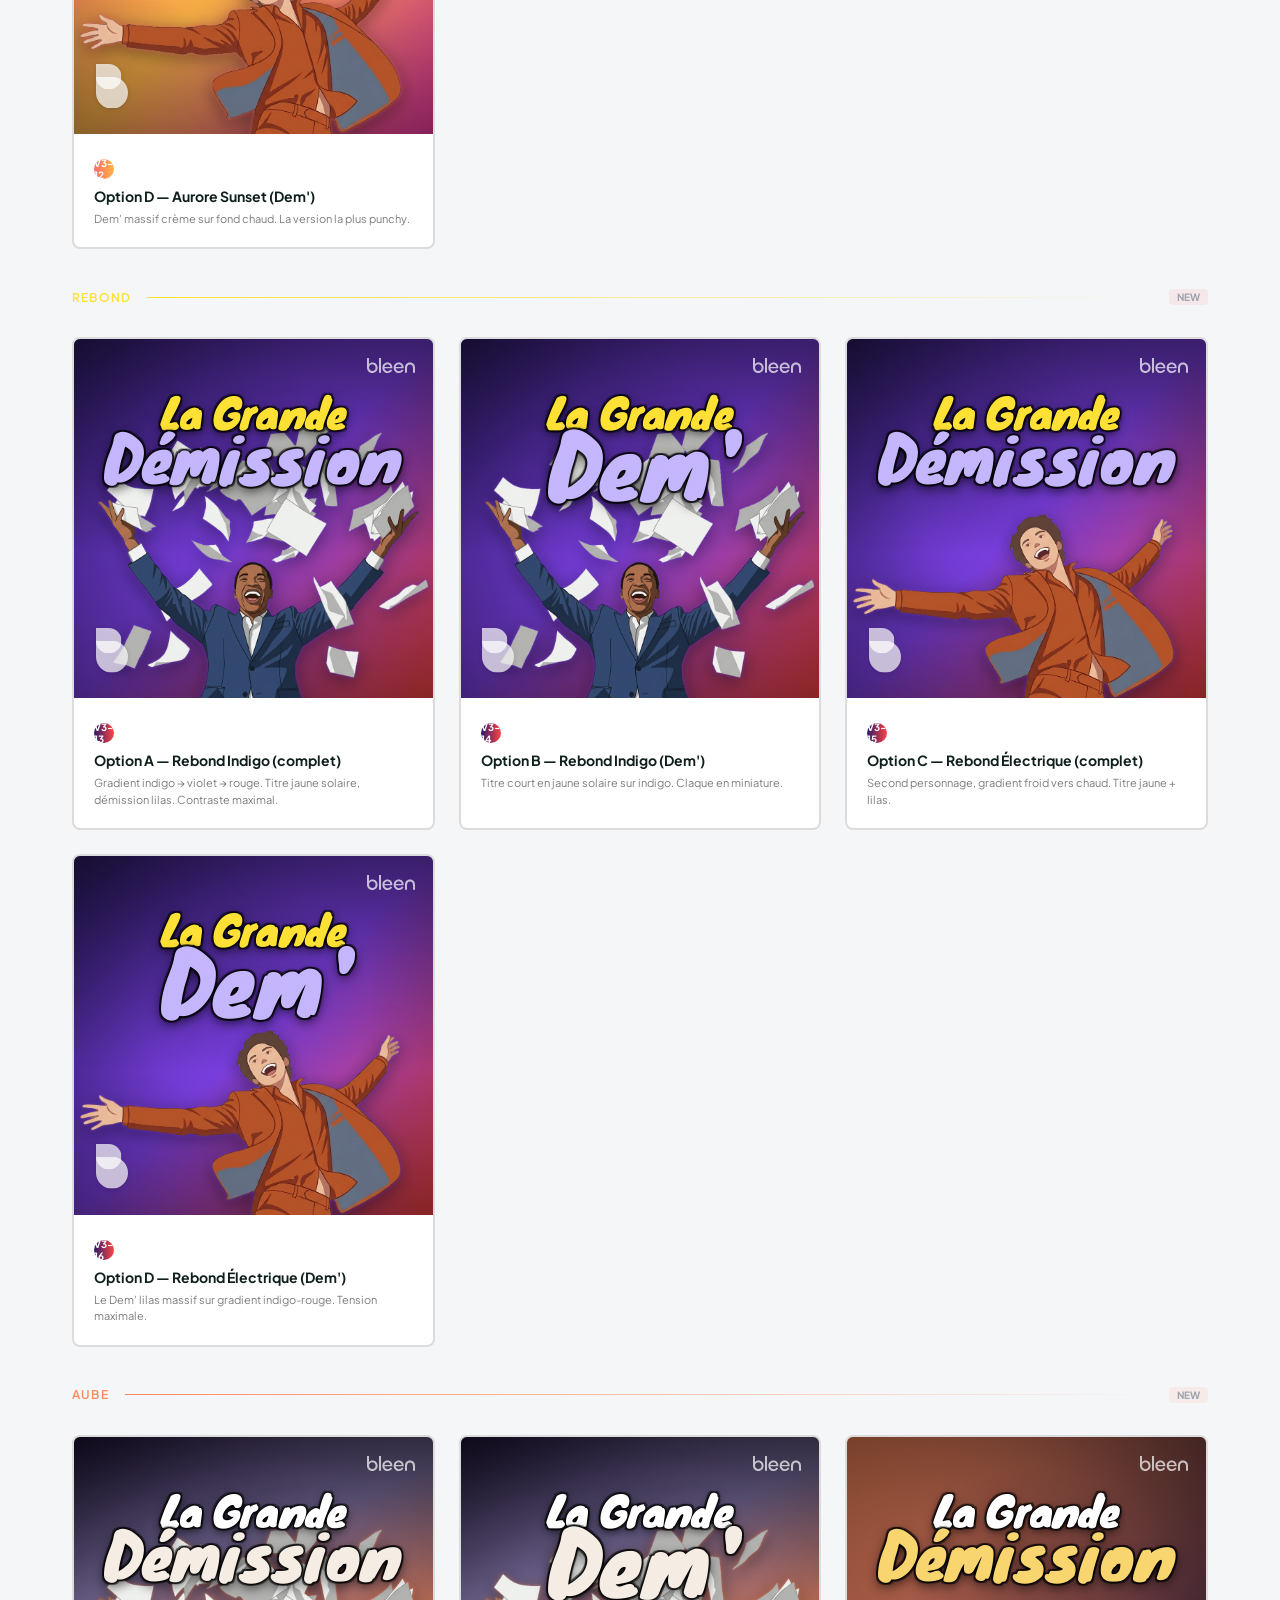
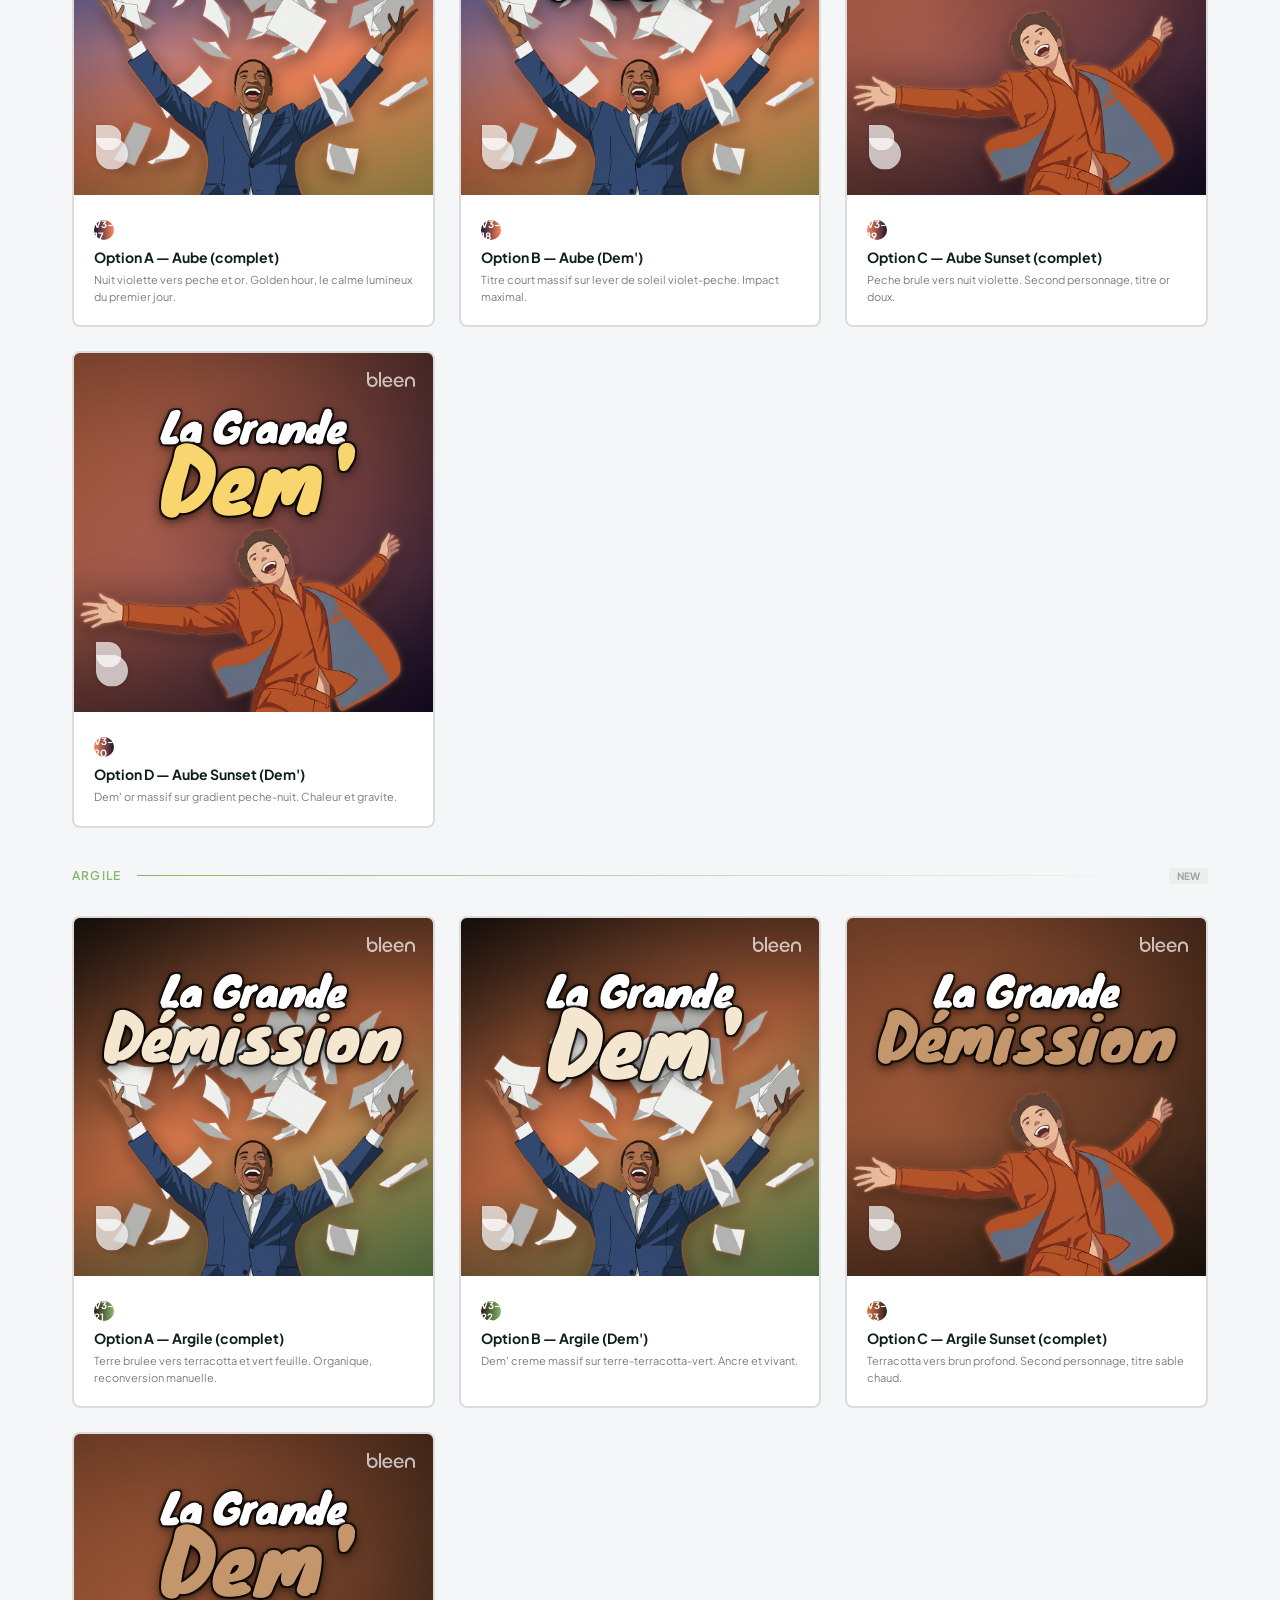
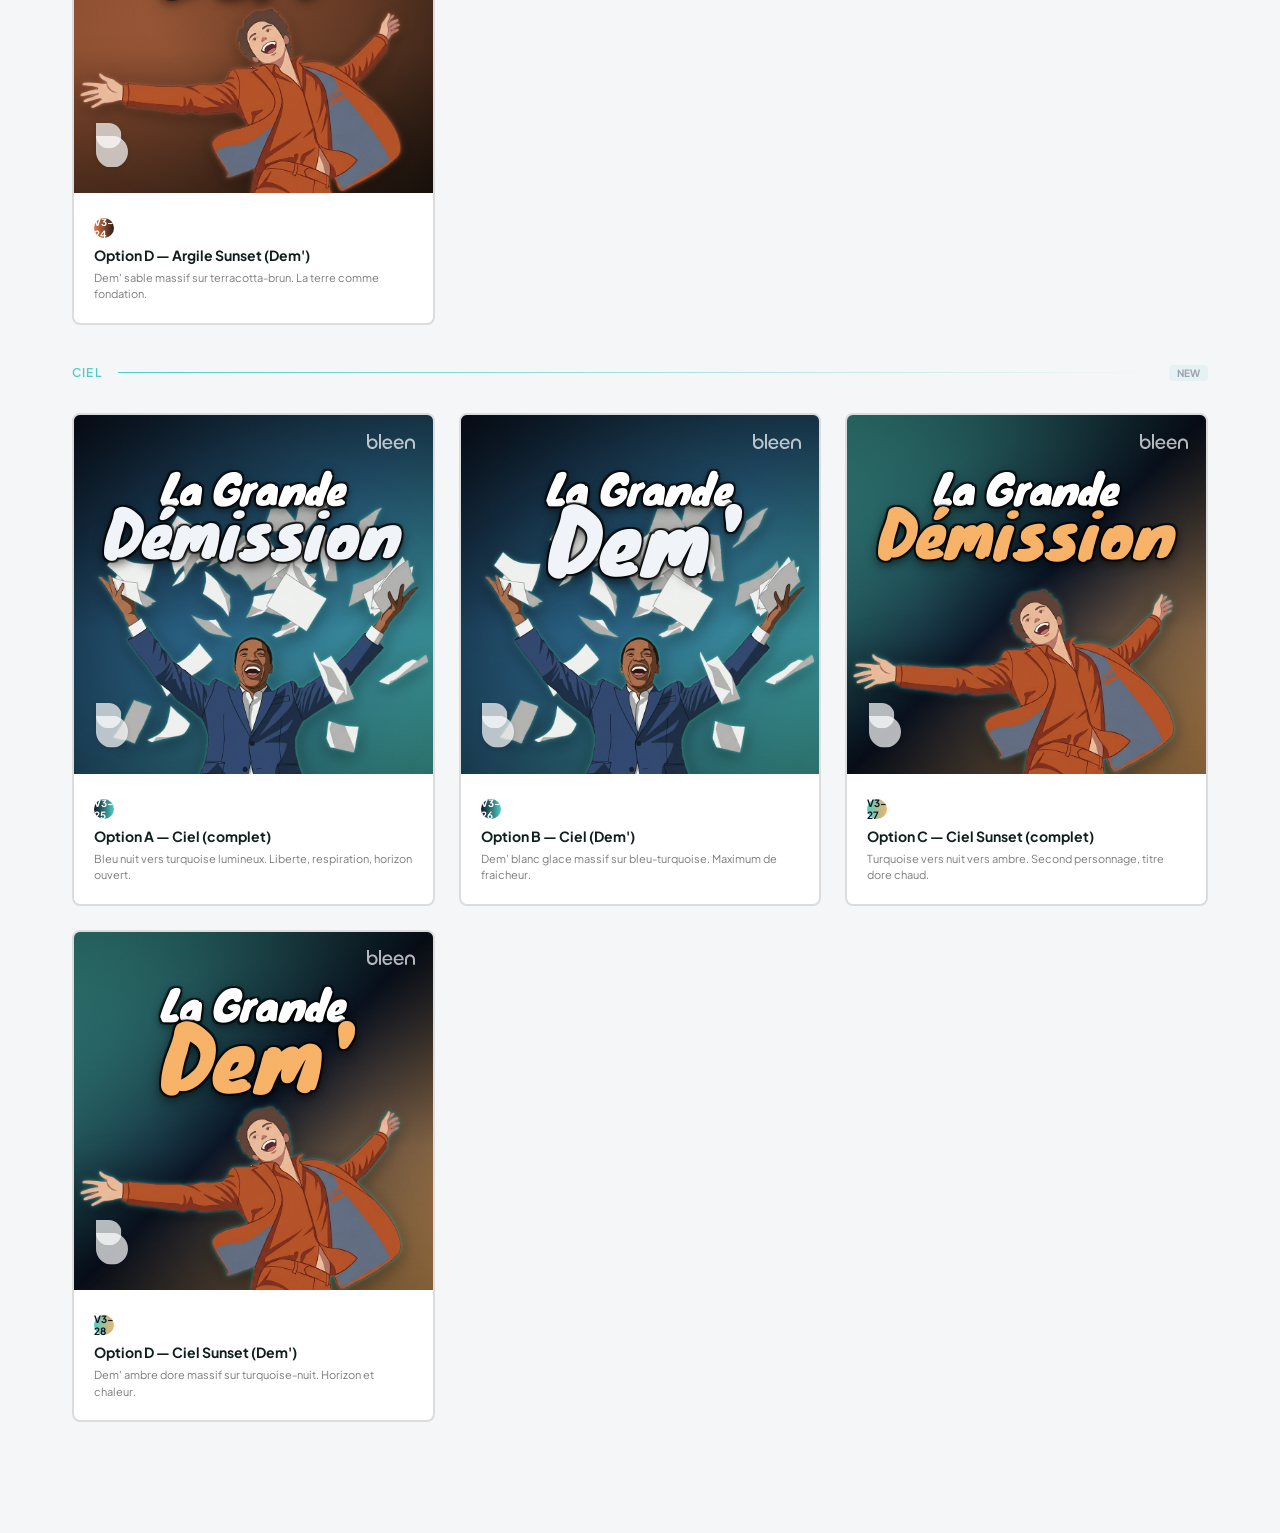
<file: La Grande Démission/.!33465!index.html>
<!DOCTYPE html>
<html lang="fr">
<head>
  <meta charset="UTF-8">
  <meta name="viewport" content="width=device-width, initial-scale=1.0">
  <title>Bleen — La Grande Démission</title>
  <link rel="icon" type="image/svg+xml" href="../assets/logo/bleen-icone.svg">
  <link rel="stylesheet" href="../assets/bleen-tokens.css">
  <link rel="preconnect" href="https://fonts.googleapis.com">
  <link rel="preconnect" href="https://fonts.gstatic.com" crossorigin>
  <link href="https://fonts.googleapis.com/css2?family=Plus+Jakarta+Sans:wght@300;400;500;600;700;800&family=DM+Serif+Display&family=Fraunces:opsz,wght@9..144,300;9..144,400;9..144,700;9..144,900&family=Playfair+Display:wght@400;700;900&family=Space+Grotesk:wght@400;500;700&family=Knewave&display=swap" rel="stylesheet">
  <style>
    :root {
      --emerald: var(--brand-500);
      --dark-green: var(--dark-900);
      --black: var(--neutral-900);
      --gray-50: var(--neutral-50);
      --gray-100: var(--neutral-50);
      --gray-200: var(--neutral-200);
      --gray-400: var(--neutral-500);
      --gray-500: var(--neutral-500);
      --font: var(--font-primary);
      --radius: var(--radius-sm);
    }

    *, *::before, *::after { box-sizing: border-box; margin: 0; padding: 0; }

    body {
      font-family: var(--font);
      background: var(--gray-50);
      color: var(--black);
      -webkit-font-smoothing: antialiased;
      min-height: 100vh;
    }

    a { color: inherit; text-decoration: none; }

    .header {
      background: var(--dark-green);
      padding: 28px 48px;
      display: flex;
      align-items: center;
      gap: 24px;
    }

    .logo {
      display: flex;
      align-items: center;
    }
    .logo img { height: 28px; }

    .back {
      font-size: 13px;
      color: rgba(255,255,255,0.4);
      transition: color 0.15s;
    }

    .back:hover { color: var(--emerald); }

    .back svg { vertical-align: -2px; margin-right: 4px; }

    .hero {
      background: var(--dark-green);
      padding: 0 48px 48px;
    }

    .hero h1 {
      font-size: 32px;
      font-weight: 800;
      color: var(--white);
      letter-spacing: -0.02em;
      margin-bottom: 8px;
    }

    .hero p {
      font-size: 15px;
      color: rgba(255,255,255,0.45);
      line-height: 1.5;
      max-width: 600px;
    }

    .container {
      max-width: 1100px;
      margin: 0 auto;
      padding: 40px 32px 60px;
    }

    .status {
      display: inline-block;
      font-size: 10px;
      font-weight: 700;
      text-transform: uppercase;
      letter-spacing: 0.08em;
      padding: 3px 10px;
      border-radius: 4px;
      background: rgba(255,75,43,0.12);
      color: #FF4B2B;
      margin-bottom: 24px;
    }

    .section-title {
      font-size: 16px;
      font-weight: 700;
      color: var(--dark-green);
      margin-bottom: 16px;
    }

    .info-grid {
      display: grid;
      grid-template-columns: repeat(auto-fill, minmax(300px, 1fr));
      gap: 20px;
      margin-bottom: 40px;
    }

    .info-card {
      background: var(--white);
      border: 1px solid var(--gray-200);
      border-radius: var(--radius);
      padding: 24px;
    }

    .info-card h3 {
      font-size: 14px;
      font-weight: 700;
      color: var(--dark-green);
      margin-bottom: 8px;
    }

    .info-card p, .info-card li {
      font-size: 13px;
      color: var(--gray-500);
      line-height: 1.6;
    }

    .info-card ul {
      list-style: none;
      padding: 0;
    }

    .info-card li {
      padding: 4px 0;
    }

    .info-card li a {
      color: var(--emerald);
      text-decoration: underline;
      text-underline-offset: 2px;
    }

    .info-card li a:hover {
      color: var(--dark-green);
    }

    .visuals-grid {
      display: grid;
      grid-template-columns: repeat(auto-fill, minmax(280px, 1fr));
      gap: 20px;
      margin-bottom: 40px;
    }

    .visual-placeholder {
      aspect-ratio: 1;
      background: var(--white);
      border: 2px dashed var(--gray-200);
      border-radius: var(--radius);
      display: flex;
      align-items: center;
      justify-content: center;
      flex-direction: column;
      gap: 8px;
      color: var(--gray-400);
      font-size: 13px;
    }

    .proposals-grid {
      display: grid;
      grid-template-columns: repeat(3, 1fr);
      gap: 20px;
      margin-bottom: 40px;
    }

    .proposal {
      background: var(--white);
      border: 2px solid var(--gray-200);
      border-radius: var(--radius);
      overflow: hidden;
      cursor: pointer;
      transition: border-color 0.2s, box-shadow 0.2s, transform 0.2s;
    }

    .proposal:hover {
      transform: translateY(-2px);
      box-shadow: 0 8px 24px rgba(0,0,0,0.08);
    }

    .proposal.selected {
      border-color: var(--emerald);
      box-shadow: 0 0 0 3px rgba(30,232,160,0.2);
    }

    .proposal-preview {
      height: 240px;
      display: flex;
      align-items: center;
      justify-content: center;
      padding: 24px;
      position: relative;
    }

    .proposal-preview .mock-cover {
      width: 160px;
      height: 160px;
      border-radius: 12px;
      display: flex;
      flex-direction: column;
      align-items: center;
      justify-content: center;
      text-align: center;
      padding: 16px;
      box-shadow: 0 8px 32px rgba(0,0,0,0.3);
    }

    .proposal-preview .mock-title {
      font-size: 14px;
      font-weight: 800;
      letter-spacing: -0.02em;
      line-height: 1.15;
      margin-bottom: 6px;
    }

    .proposal-preview .mock-sub {
      font-size: 8px;
      letter-spacing: 0.12em;
      text-transform: uppercase;
      opacity: 0.6;
    }

    .proposal-preview .mock-logo {
      position: absolute;
      bottom: 20px;
      right: 24px;
      font-size: 9px;
      font-weight: 800;
      opacity: 0.5;
    }

    .proposal-swatches {
      display: flex;
      height: 6px;
    }

    .proposal-swatches span {
      flex: 1;
    }

    .proposal-body {
      padding: 20px;
    }

    .proposal-body h3 {
      font-size: 15px;
      font-weight: 700;
      color: var(--dark-green);
      margin-bottom: 6px;
    }

    .proposal-body p {
      font-size: 12px;
      color: var(--gray-500);
      line-height: 1.5;
    }

    .proposal-label {
      display: inline-block;
      font-size: 9px;
      font-weight: 700;
      text-transform: uppercase;
      letter-spacing: 0.1em;
      padding: 2px 8px;
      border-radius: 3px;
      margin-bottom: 8px;
    }

    .ref-bar {
      background: var(--white);
      border: 1px solid var(--gray-200);
      border-radius: var(--radius);
      padding: 16px 20px;
      display: flex;
      align-items: center;
      gap: 16px;
      margin-bottom: 24px;
    }

    .ref-bar-label {
      font-size: 11px;
      font-weight: 600;
      color: var(--gray-400);
      text-transform: uppercase;
      letter-spacing: 0.08em;
      white-space: nowrap;
    }

    .ref-bar-swatches {
      display: flex;
      gap: 4px;
    }

    .ref-bar-swatches span {
      width: 32px;
      height: 18px;
      border-radius: 4px;
    }

    .ref-bar-note {
      font-size: 11px;
      color: var(--gray-400);
    }

    .designs-grid {
      display: grid;
      grid-template-columns: repeat(3, 1fr);
      gap: 20px;
      margin-bottom: 40px;
    }

    .design-card {
      background: var(--white);
      border: 2px solid var(--gray-200);
      border-radius: var(--radius);
      overflow: hidden;
      cursor: pointer;
      transition: border-color 0.2s, box-shadow 0.2s, transform 0.2s;
    }

    .design-card:hover {
      transform: translateY(-2px);
      box-shadow: 0 8px 24px rgba(0,0,0,0.08);
    }

    .design-card.selected {
      border-color: var(--emerald);
      box-shadow: 0 0 0 3px rgba(30,232,160,0.2);
    }

    .design-preview {
      aspect-ratio: 1;
      overflow: hidden;
    }

    .design-body {
      padding: 16px 20px 20px;
      position: relative;
    }

    .design-body h3 {
      font-size: 14px;
      font-weight: 700;
      color: var(--dark-green);
      margin-bottom: 6px;
    }

    .design-body p {
      font-size: 11px;
      color: var(--gray-500);
      line-height: 1.5;
    }

    .design-num {
      display: inline-flex;
      align-items: center;
      justify-content: center;
      width: 20px;
      height: 20px;
      border-radius: 50%;
      background: var(--dark-green);
      color: var(--white);
      font-size: 10px;
      font-weight: 700;
      margin-bottom: 8px;
    }

    @media (max-width: 1024px) and (min-width: 769px) {
      .designs-grid { grid-template-columns: repeat(2, 1fr); }
    }

    .footer {
      padding: 32px 48px;
      text-align: center;
      font-size: 12px;
      color: var(--gray-400);
      border-top: 1px solid var(--gray-200);
    }

    html { scroll-behavior: smooth; }

    .section-nav {
      position: sticky;
      top: 0;
      z-index: 100;
      background: var(--white);
      border-bottom: 1px solid var(--gray-200);
      padding: 0 48px;
      display: flex;
      gap: 6px;
      overflow-x: auto;
      -webkit-overflow-scrolling: touch;
      box-shadow: 0 1px 4px rgba(0,0,0,0.04);
    }

    .section-nav a {
      display: flex;
      align-items: center;
      gap: 6px;
      padding: 12px 16px;
      font-size: 13px;
      font-weight: 600;
      color: var(--gray-500);
      white-space: nowrap;
      border-bottom: 2px solid transparent;
      transition: color 0.15s, border-color 0.15s;
    }

    .section-nav a:hover { color: var(--dark-green); }

    .section-nav a.active {
      color: var(--dark-green);
      border-bottom-color: var(--emerald);
    }

    .nav-badge {
      display: inline-flex;
      align-items: center;
      justify-content: center;
      min-width: 20px;
      height: 20px;
      padding: 0 6px;
      border-radius: 10px;
      background: var(--gray-100);
      font-size: 10px;
      font-weight: 700;
      color: var(--gray-500);
    }

    .section-nav a.active .nav-badge {
      background: rgba(30,232,160,0.15);
      color: var(--dark-green);
    }

    .section-anchor {
      scroll-margin-top: 56px;
      padding-top: 32px;
    }

    .section-header {
      display: flex;
      align-items: center;
      gap: 12px;
      margin-bottom: 8px;
    }

    .section-header h2 {
      font-size: 18px;
      font-weight: 800;
      color: var(--dark-green);
      letter-spacing: -0.01em;
      margin: 0;
    }

    .section-count {
      display: inline-flex;
      align-items: center;
      justify-content: center;
      min-width: 24px;
      height: 24px;
      padding: 0 8px;
      border-radius: 12px;
      background: var(--dark-green);
      color: var(--white);
      font-size: 11px;
      font-weight: 700;
    }

    .section-desc {
      font-size: 13px;
      color: var(--gray-500);
      line-height: 1.6;
      margin-bottom: 24px;
      max-width: 700px;
    }

    .covers-grid {
      display: grid;
      grid-template-columns: repeat(auto-fill, minmax(340px, 1fr));
      gap: 24px;
      margin-bottom: 48px;
    }

    .sketches-details {
      margin-bottom: 32px;
    }

    .sketches-details summary {
      cursor: pointer;
      font-size: 13px;
      font-weight: 600;
      color: var(--gray-400);
      padding: 12px 16px;
      background: var(--white);
      border: 1px solid var(--gray-200);
      border-radius: var(--radius);
      display: inline-flex;
      align-items: center;
      gap: 8px;
      transition: color 0.15s, background 0.15s;
      list-style: none;
    }

    .sketches-details summary::-webkit-details-marker { display: none; }

    .sketches-details summary::before {
      content: '▸';
      font-size: 11px;
      transition: transform 0.2s;
    }

    .sketches-details[open] summary::before {
      transform: rotate(90deg);
    }

    .sketches-details summary:hover {
      color: var(--dark-green);
      background: var(--gray-50);
    }

    .sketches-details .designs-grid {
      margin-top: 20px;
    }

    .section-separator {
      border: none;
      border-top: 1px solid var(--gray-200);
      margin: 16px 0 0;
    }

    @media (max-width: 768px) {
      .header, .hero { padding-left: 24px; padding-right: 24px; }
      .section-nav { padding: 0 16px; }
      .container { padding: 24px 16px 40px; }
      .info-grid, .visuals-grid, .proposals-grid, .designs-grid, .covers-grid { grid-template-columns: 1fr; }
    }

    @media (max-width: 1024px) and (min-width: 769px) {
      .proposals-grid { grid-template-columns: repeat(2, 1fr); }
    }
  </style>
</head>
<body>

  <header class="header">
    <a href="../" class="logo"><img src="../assets/logo/bleen-logo-blanc.svg" alt="Bleen" height="28"></a>
    <a href="../" class="back">
      <svg width="14" height="14" viewBox="0 0 24 24" fill="none" stroke="currentColor" stroke-width="2" stroke-linecap="round" stroke-linejoin="round"><polyline points="15 18 9 12 15 6"/></svg>
      Podcast Design
    </a>
  </header>

  <section class="hero">
    <h1>La Grande Démission</h1>
    <p>Reconversions a impact. Rencontres avec ceux qui ont quitte le systeme pour un metier qui a du sens.</p>
  </section>

  <nav class="section-nav" id="mainNav">
    <a href="#contexte">Contexte</a>
    <a href="#palettes">Palettes <span class="nav-badge">7</span></a>
    <a href="#cover-v3">Cover V3 <span class="nav-badge">28</span></a>
    <!-- <a href="#cover-general">Cover V1 <span class="nav-badge">62</span></a> -->
    <!-- <a href="#cover-episode">Cover Episode <span class="nav-badge">12</span></a> -->
    <a href="questionnaire/" id="briefLink" style="margin-left:auto;background:var(--emerald);color:var(--dark-green);padding:6px 14px;border-radius:8px;font-weight:700;font-size:12px;border-bottom:none;">Brief Podcast</a>
  </nav>

  <div class="container" style="max-width:1200px;">

    <span class="status">Design en cours</span>

    <!-- ════════════════ CONTEXTE ════════════════ -->
    <div id="contexte" class="section-anchor">
      <div class="section-header">
        <h2>Contexte</h2>
      </div>
      <p class="section-desc">Le podcast, ses invites, ses references.</p>
    </div>
    <div class="info-grid">
      <div class="info-card">
        <h3>Le podcast</h3>
        <p>Des conversations avec des gens qui ont fait le saut : quitter un job classique pour un metier a impact. Pourquoi, comment, et ce que ca change.</p>
      </div>
      <div class="info-card">
        <h3>Premiers invites</h3>
        <ul>
          <li><a href="https://neoloco.fr/a-propos/" target="_blank">NeoLoco</a> — cereales locales, circuits courts</li>
          <li><a href="https://reporterre.net/Vinz-Kante-de-Fun-Radio-a-l-ecologie-radicale" target="_blank">Vinz Kante</a> — de Fun Radio a l'ecologie radicale</li>
          <li><a href="https://www.reseau-etre.com/" target="_blank">Reseau ETRE</a> — reconversions ecologiques</li>
        </ul>
      </div>
      <div class="info-card">
        <h3>Inspiration</h3>
        <ul>
          <li><a href="https://2030glorieuses.lepodcast.fr/" target="_blank">2030 Glorieuses</a> — podcast reference</li>
          <li><a href="https://orsomedia.io/" target="_blank">Orso Media</a> — groupe media smart content Business & Argent</li>
          <li><a href="https://lamartingale.io/" target="_blank">La Martingale</a> — podcast finances perso, design epure bleu/blanc, Poppins</li>
          <li>Less is More — Jason Hickel</li>
        </ul>
      </div>
    </div>

    <hr class="section-separator">

    <!-- ════════════════ PALETTES ════════════════ -->
    <div id="palettes" class="section-anchor">
      <div class="section-header">
        <h2>Palettes</h2>
        <span class="section-count">7</span>
      </div>
      <p class="section-desc">Les 7 palettes utilisees dans les covers V3.</p>
    </div>

    <div style="display:grid;grid-template-columns:repeat(auto-fill,minmax(280px,1fr));gap:20px;margin-bottom:40px;">

      <!-- Palette: Lavande & Terracotta -->
      <div style="background:#fff;border-radius:12px;overflow:hidden;box-shadow:0 1px 4px rgba(0,0,0,0.06);">
        <div style="height:80px;display:flex;">
          <div style="flex:2;background:#9B8EC4;"></div>
          <div style="flex:1;background:#C4B1D4;"></div>
          <div style="flex:1;background:#C2704A;"></div>
          <div style="flex:1;background:#4A4A5A;"></div>
          <div style="flex:1;background:#F5F3F8;"></div>
        </div>
        <div style="padding:14px 16px;">
          <div style="font-weight:700;font-size:14px;margin-bottom:4px;">Lavande & Terracotta <span style="font-size:11px;color:#6B7280;font-weight:400;">— V3-1 a 4</span></div>
          <div style="font-size:12px;color:#6B7280;">Poetique, doux, introspectif. Terracotta chaud en accent pour casser le violet.</div>
          <div style="font-size:11px;color:#9CA3AF;margin-top:6px;font-family:monospace;">#9B8EC4 #C4B1D4 #C2704A #4A4A5A</div>
        </div>
      </div>

      <!-- Palette: Gradient Bleen -->
      <div style="background:#fff;border-radius:12px;overflow:hidden;box-shadow:0 1px 4px rgba(0,0,0,0.06);">
        <div style="height:80px;display:flex;">
          <div style="flex:3;background:linear-gradient(135deg, #8355eb, #e76366);"></div>
          <div style="flex:1;background:#8355eb;"></div>
          <div style="flex:1;background:#e76366;"></div>
        </div>
        <div style="padding:14px 16px;">
          <div style="font-weight:700;font-size:14px;margin-bottom:4px;">Gradient Bleen <span style="font-size:11px;color:#6B7280;font-weight:400;">— V3-5 a 8</span></div>
          <div style="font-size:12px;color:#6B7280;">Violet Bleen vers corail. Coherence marque, energie, identite forte.</div>
          <div style="font-size:11px;color:#9CA3AF;margin-top:6px;font-family:monospace;">#8355eb #e76366</div>
        </div>
      </div>

      <!-- Palette: Aurore (warm pop) -->
      <div style="background:#fff;border-radius:12px;overflow:hidden;box-shadow:0 1px 4px rgba(0,0,0,0.06);border:2px solid #FF6B6B;">
        <div style="height:80px;display:flex;">
          <div style="flex:3;background:#0F1729;"></div>
          <div style="flex:2;background:#FF6B6B;"></div>
          <div style="flex:1;background:#FFB347;"></div>
          <div style="flex:1;background:#FF3CAC;"></div>
          <div style="flex:1;background:#FFF5E6;"></div>
        </div>
        <div style="padding:14px 16px;">
          <div style="font-weight:700;font-size:14px;margin-bottom:4px;">Aurore <span style="font-size:11px;color:#6B7280;font-weight:400;">— V3-9 a 12 · warm pop</span></div>
          <div style="font-size:12px;color:#6B7280;">Lever de soleil apres la nuit. Fond sombre, accents qui explosent. Corail electrique, mangue, rose vif. Peps mais ancre.</div>
          <div style="font-size:11px;color:#9CA3AF;margin-top:6px;font-family:monospace;">#0F1729 #FF6B6B #FFB347 #FF3CAC #FFF5E6</div>
          <div style="margin-top:8px;height:24px;border-radius:6px;background:linear-gradient(135deg, #FF6B6B, #FFB347, #FF3CAC);"></div>
        </div>
      </div>

      <!-- Palette: Rebond (contrastes vifs) -->
      <div style="background:#fff;border-radius:12px;overflow:hidden;box-shadow:0 1px 4px rgba(0,0,0,0.06);border:2px solid #FFE135;">
        <div style="height:80px;display:flex;">
          <div style="flex:3;background:#2D1B69;"></div>
          <div style="flex:2;background:#FFE135;"></div>
          <div style="flex:1;background:#FF4444;"></div>
          <div style="flex:1;background:#00E5A0;"></div>
          <div style="flex:1;background:#C4B5FD;"></div>
        </div>
        <div style="padding:14px 16px;">
          <div style="font-weight:700;font-size:14px;margin-bottom:4px;">Rebond <span style="font-size:11px;color:#6B7280;font-weight:400;">— V3-13 a 16 · contrastes vifs</span></div>
          <div style="font-size:12px;color:#6B7280;">Energie brute, collage punk. Indigo electrique + jaune solaire = impossible a rater en miniature. Rouge tomate + vert menthe en accents.</div>
          <div style="font-size:11px;color:#9CA3AF;margin-top:6px;font-family:monospace;">#2D1B69 #FFE135 #FF4444 #00E5A0 #C4B5FD</div>
          <div style="margin-top:8px;height:24px;border-radius:6px;background:linear-gradient(135deg, #2D1B69, #FF4444);"></div>
        </div>
      </div>

      <!-- Palette: Aube -->
      <div style="background:#fff;border-radius:12px;overflow:hidden;box-shadow:0 1px 4px rgba(0,0,0,0.06);border:2px solid #FF8A5C;">
        <div style="height:80px;display:flex;">
          <div style="flex:3;background:#1C1235;"></div>
          <div style="flex:2;background:#FF8A5C;"></div>
          <div style="flex:1;background:#F9D56E;"></div>
          <div style="flex:1;background:#7C6FA0;"></div>
          <div style="flex:1;background:#F5EDE3;"></div>
        </div>
        <div style="padding:14px 16px;">
          <div style="font-weight:700;font-size:14px;margin-bottom:4px;">Aube <span style="font-size:11px;color:#6B7280;font-weight:400;">— V3-17 a 20 · premier matin</span></div>
          <div style="font-size:12px;color:#6B7280;">Le matin du premier jour. Nuit violette, peche brule, or doux. Pas une fete, juste le calme lumineux du "j'ai ose". Golden hour.</div>
          <div style="font-size:11px;color:#9CA3AF;margin-top:6px;font-family:monospace;">#1C1235 #FF8A5C #F9D56E #7C6FA0 #F5EDE3</div>
          <div style="margin-top:8px;height:24px;border-radius:6px;background:linear-gradient(160deg, #1C1235, #FF8A5C, #F9D56E);"></div>
        </div>
      </div>

      <!-- Palette: Argile -->
      <div style="background:#fff;border-radius:12px;overflow:hidden;box-shadow:0 1px 4px rgba(0,0,0,0.06);border:2px solid #86B868;">
        <div style="height:80px;display:flex;">
          <div style="flex:3;background:#2B1D14;"></div>
          <div style="flex:2;background:#E07B4C;"></div>
          <div style="flex:1;background:#86B868;"></div>
          <div style="flex:1;background:#C4956A;"></div>
          <div style="flex:1;background:#F5E6D0;"></div>
        </div>
        <div style="padding:14px 16px;">
          <div style="font-weight:700;font-size:14px;margin-bottom:4px;">Argile <span style="font-size:11px;color:#6B7280;font-weight:400;">— V3-21 a 24 · les mains dans la terre</span></div>
          <div style="font-size:12px;color:#6B7280;">Reconversions manuelles. Terre brulee, terracotta vif, vert feuille. La pousse, le vivant, la construction. Pour les boulangers, ceramistes, fermiers.</div>
          <div style="font-size:11px;color:#9CA3AF;margin-top:6px;font-family:monospace;">#2B1D14 #E07B4C #86B868 #C4956A #F5E6D0</div>
          <div style="margin-top:8px;height:24px;border-radius:6px;background:linear-gradient(150deg, #2B1D14, #E07B4C, #86B868);"></div>
        </div>
      </div>

      <!-- Palette: Ciel -->
      <div style="background:#fff;border-radius:12px;overflow:hidden;box-shadow:0 1px 4px rgba(0,0,0,0.06);border:2px solid #4ECDC4;">
        <div style="height:80px;display:flex;">
          <div style="flex:3;background:#0B1628;"></div>
          <div style="flex:2;background:#4ECDC4;"></div>
          <div style="flex:1;background:#F7B267;"></div>
          <div style="flex:1;background:#2D6A8F;"></div>
          <div style="flex:1;background:#F0F4F8;"></div>
        </div>
        <div style="padding:14px 16px;">
          <div style="font-weight:700;font-size:14px;margin-bottom:4px;">Ciel <span style="font-size:11px;color:#6B7280;font-weight:400;">— V3-25 a 28 · air et espace</span></div>
          <div style="font-size:12px;color:#6B7280;">Liberte, respiration, horizon. Turquoise + ambre sur bleu nuit. La seule palette froide-lumineuse. Signal fort en miniature, distinctif dans un feed podcast.</div>
          <div style="font-size:11px;color:#9CA3AF;margin-top:6px;font-family:monospace;">#0B1628 #4ECDC4 #F7B267 #2D6A8F #F0F4F8</div>
          <div style="margin-top:8px;height:24px;border-radius:6px;background:linear-gradient(135deg, #0B1628, #2D6A8F, #4ECDC4);"></div>
        </div>
      </div>

    </div>


    <hr class="section-separator">

    <!-- ════════════════ COVER V3 — FLAT DESIGN + NOBG ════════════════ -->
    <div id="cover-v3" class="section-anchor">
      <div class="section-header">
        <h2>Cover V3 — Flat Design</h2>
        <span class="section-count">28</span>
      </div>
      <p class="section-desc">Personnages flat design (Gemini) + remove bg. Font <strong>Knewave</strong> partout. Palettes lavande, terracotta, Bleen, Aurore, Rebond, Aube, Argile, Ciel.</p>

      <div style="display:flex;gap:8px;align-items:center;margin-bottom:24px;">
        <span style="display:inline-block;width:32px;height:18px;border-radius:4px;background:#8A7DB5;"></span>
        <span style="display:inline-block;width:32px;height:18px;border-radius:4px;background:#C2704A;"></span>
        <span style="display:inline-block;width:32px;height:18px;border-radius:4px;background:#3D1C11;"></span>
        <span style="display:inline-block;width:32px;height:18px;border-radius:4px;background:#FAE8D0;"></span>
        <span style="font-size:11px;color:var(--gray-400);margin-left:8px;">Lavande + Terracotta Solaire</span>
      </div>
    </div>

    <div class="covers-grid">


      <div style="grid-column:1/-1;margin-bottom:8px;display:flex;align-items:center;gap:16px;">
        <span style="font-size:12px;color:var(--gray-400);font-weight:600;letter-spacing:0.1em;text-transform:uppercase;white-space:nowrap;">Lavande & Terracotta</span>
        <div style="flex:1;height:1px;background:linear-gradient(90deg,var(--gray-200),transparent);"></div>
      </div>

      <!-- ─── V3-1 — Papiers Flat · Lavande (complet) ─── -->
      <div class="design-card" onclick="selectCover(this,'v3-1')">
        <div style="aspect-ratio:1;overflow:hidden;">
          <div style="width:100%;height:100%;position:relative;overflow:hidden;background:linear-gradient(135deg, #B48AE8, #E8835C);">
            <div style="position:absolute;inset:0;background:linear-gradient(to bottom, rgba(0,0,0,0.4) 0%, rgba(0,0,0,0.15) 40%, transparent 60%, rgba(0,0,0,0.2) 100%), radial-gradient(ellipse 80% 80% at 50% 40%, transparent 40%, rgba(0,0,0,0.35) 100%);z-index:0;"></div>
            <div style="position:absolute;inset:0;z-index:5;pointer-events:none;opacity:0.035;mix-blend-mode:overlay;background-image:url('data:image/svg+xml,%3Csvg viewBox=%220 0 256 256%22 xmlns=%22http://www.w3.org/2000/svg%22%3E%3Cfilter id=%22n%22%3E%3CfeTurbulence type=%22fractalNoise%22 baseFrequency=%220.85%22 numOctaves=%224%22 stitchTiles=%22stitch%22/%3E%3C/filter%3E%3Crect width=%22100%25%22 height=%22100%25%22 filter=%22url(%23n)%22 opacity=%221%22/%3E%3C/svg%3E');"></div>
            <img src="images/nobg/test_1.png" alt="" style="width:100%;height:auto;object-fit:contain;position:absolute;bottom:-15%;left:0;z-index:1;filter:drop-shadow(0 0 1px rgba(180,138,232,0.4)) drop-shadow(0 0 3px rgba(180,138,232,0.35)) drop-shadow(0 4px 8px rgba(0,0,0,0.4)) drop-shadow(0 16px 32px rgba(0,0,0,0.15));">
            <div style="position:absolute;bottom:6%;left:6%;color:#FFFFFF;z-index:6;filter:drop-shadow(0 1px 2px rgba(0,0,0,0.2));"><svg xmlns="http://www.w3.org/2000/svg" viewBox="0 0 200 280" fill="none" style="width:32px;height:auto;"><mask id="ic1a" style="mask-type:luminance" maskUnits="userSpaceOnUse" x="0" y="80" width="200" height="200"><path d="M200 80H0V280H200V80Z" fill="white" fill-opacity="0.7"/></mask><g mask="url(#ic1a)"><path d="M200 180.002C200 235.227 155.222 280 99.9978 280C44.7733 280 0 235.227 0 180.002V80H99.9978C155.222 80 200 124.778 200 180.002Z" fill="currentColor"/></g><mask id="ic1b" style="mask-type:luminance" maskUnits="userSpaceOnUse" x="0" y="0" width="160" height="160"><path d="M160 0H0V160H160V0Z" fill="white" fill-opacity="0.7"/></mask><g mask="url(#ic1b)"><path d="M160 80C160 124.191 124.186 160 80 160C35.8092 160 0 124.191 0 80V0H80C124.186 0 160 35.8135 160 80Z" fill="currentColor"/></g></svg></div>
            <div style="position:absolute;top:15%;left:0;right:0;display:flex;flex-direction:column;align-items:center;z-index:3;padding:0 8%;">
              <div style="font-size:42px;color:#FFFFFF;line-height:0.9;font-family:'Knewave',cursive;text-align:center;letter-spacing:-0.02em;-webkit-text-stroke:2px rgba(0,0,0,0.7);paint-order:stroke fill;text-shadow:-2px -2px 0 rgba(0,0,0,0.5), 2px -2px 0 rgba(0,0,0,0.5), -2px 2px 0 rgba(0,0,0,0.5), 2px 2px 0 rgba(0,0,0,0.5), 0 3px 10px rgba(0,0,0,0.7);">La Grande</div>
              <div style="font-size:64px;color:#FAE8D0;line-height:0.85;font-family:'Knewave',cursive;text-align:center;margin-top:-2px;-webkit-text-stroke:3px rgba(0,0,0,0.6);paint-order:stroke fill;text-shadow:-2px -2px 0 rgba(0,0,0,0.5), 2px -2px 0 rgba(0,0,0,0.5), -2px 2px 0 rgba(0,0,0,0.5), 2px 2px 0 rgba(0,0,0,0.5), 0 4px 12px rgba(0,0,0,0.7);">Démission</div>
            </div>
            <div style="position:absolute;top:5%;right:5%;z-index:6;">
              <div style="color:rgba(255,255,255,0.7);"><svg xmlns="http://www.w3.org/2000/svg" viewBox="270 60 450 160" fill="none" style="width:48px;height:auto;"><path d="M270 160.699V70H288.929V125.074C296.574 116.603 308.052 111.014 320.671 111.014C349.158 111.014 369.623 132.004 369.623 160.699C369.623 187.854 348.205 210 319.906 210C291.607 210 270 188.625 270 160.699ZM350.689 160.51C350.689 143.373 337.304 129.123 319.906 129.123C302.507 129.123 288.929 143.373 288.929 160.51C288.929 177.647 302.313 192.092 319.906 192.092C337.499 192.092 350.689 177.842 350.689 160.51Z" fill="currentColor"/><path d="M401.336 70V207.688H382.407V70H401.336Z" fill="currentColor"/><path d="M414.12 159.929C414.12 132.774 433.431 110.628 461.542 110.628C489.653 110.628 507.434 131.233 507.434 157.617V165.317H432.478C434.579 181.494 446.816 192.857 463.643 192.857C475.115 192.857 485.438 187.848 490.989 177.451L505.521 184.961C497.298 201.138 482.195 209.804 463.838 209.804C435.344 209.804 414.12 189.004 414.12 159.929ZM488.499 152.999C487.734 137.979 476.833 127.771 461.348 127.771C445.862 127.771 435.15 138.939 433.243 152.999H488.505H488.499Z" fill="currentColor"/><path d="M520.212 159.929C520.212 132.774 539.523 110.628 567.634 110.628C595.745 110.628 613.526 131.233 613.526 157.617V165.317H538.57C540.671 181.494 552.908 192.857 569.735 192.857C581.207 192.857 591.536 187.848 597.081 177.451L611.613 184.961C603.39 201.138 588.287 209.804 569.929 209.804C541.442 209.804 520.218 189.004 520.218 159.929H520.212ZM594.591 152.999C593.826 137.979 582.925 127.771 567.44 127.771C551.954 127.771 541.242 138.939 539.335 152.999H594.597H594.591Z" fill="currentColor"/><path d="M645.238 162.051V207.688H626.31V160.124C626.31 132.584 642.56 111.02 672.772 111.02C702.984 111.02 720 132.59 720 159.935V207.694H701.071V162.247C701.071 144.529 691.513 129.318 672.772 129.318C654.032 129.318 645.238 144.529 645.238 162.057V162.051Z" fill="currentColor"/></svg></div>
            </div>
          </div>
        </div>
        <div class="design-body">
          <span class="design-num" style="background:#8A7DB5;">V3-1</span>
          <h3>Option A — Violet vif → Corail</h3>
          <p>Personnage flat design sans fond sur lavande profond. Knewave terracotta, texte centré -2°. La joie de la libération.</p>
        </div>
      </div>

      <!-- ─── V3-2 — Papiers Flat · Lavande (Dem') ─── -->
      <div class="design-card" onclick="selectCover(this,'v3-2')">
        <div style="aspect-ratio:1;overflow:hidden;">
          <div style="width:100%;height:100%;position:relative;overflow:hidden;background:linear-gradient(160deg, #9B6FE8, #E86B5C, #F5A623);">
            <div style="position:absolute;inset:0;background:linear-gradient(to bottom, rgba(0,0,0,0.4) 0%, rgba(0,0,0,0.15) 40%, transparent 60%, rgba(0,0,0,0.2) 100%), radial-gradient(ellipse 80% 80% at 50% 40%, transparent 40%, rgba(0,0,0,0.35) 100%);z-index:0;"></div>
            <div style="position:absolute;inset:0;z-index:5;pointer-events:none;opacity:0.035;mix-blend-mode:overlay;background-image:url('data:image/svg+xml,%3Csvg viewBox=%220 0 256 256%22 xmlns=%22http://www.w3.org/2000/svg%22%3E%3Cfilter id=%22n%22%3E%3CfeTurbulence type=%22fractalNoise%22 baseFrequency=%220.85%22 numOctaves=%224%22 stitchTiles=%22stitch%22/%3E%3C/filter%3E%3Crect width=%22100%25%22 height=%22100%25%22 filter=%22url(%23n)%22 opacity=%221%22/%3E%3C/svg%3E');"></div>
            <img src="images/nobg/test_1.png" alt="" style="width:100%;height:auto;object-fit:contain;position:absolute;bottom:-15%;left:0;z-index:1;filter:drop-shadow(0 0 1px rgba(180,138,232,0.4)) drop-shadow(0 0 3px rgba(180,138,232,0.35)) drop-shadow(0 4px 8px rgba(0,0,0,0.4)) drop-shadow(0 16px 32px rgba(0,0,0,0.15));">
            <div style="position:absolute;bottom:6%;left:6%;color:#FFFFFF;z-index:6;filter:drop-shadow(0 1px 2px rgba(0,0,0,0.2));"><svg xmlns="http://www.w3.org/2000/svg" viewBox="0 0 200 280" fill="none" style="width:32px;height:auto;"><mask id="ic2a" style="mask-type:luminance" maskUnits="userSpaceOnUse" x="0" y="80" width="200" height="200"><path d="M200 80H0V280H200V80Z" fill="white" fill-opacity="0.7"/></mask><g mask="url(#ic2a)"><path d="M200 180.002C200 235.227 155.222 280 99.9978 280C44.7733 280 0 235.227 0 180.002V80H99.9978C155.222 80 200 124.778 200 180.002Z" fill="currentColor"/></g><mask id="ic2b" style="mask-type:luminance" maskUnits="userSpaceOnUse" x="0" y="0" width="160" height="160"><path d="M160 0H0V160H160V0Z" fill="white" fill-opacity="0.7"/></mask><g mask="url(#ic2b)"><path d="M160 80C160 124.191 124.186 160 80 160C35.8092 160 0 124.191 0 80V0H80C124.186 0 160 35.8135 160 80Z" fill="currentColor"/></g></svg></div>
            <div style="position:absolute;top:15%;left:0;right:0;display:flex;flex-direction:column;align-items:center;z-index:3;padding:0 8%;">
              <div style="font-size:42px;color:#FFFFFF;line-height:0.9;font-family:'Knewave',cursive;text-align:center;letter-spacing:-0.02em;-webkit-text-stroke:2px rgba(0,0,0,0.7);paint-order:stroke fill;text-shadow:-2px -2px 0 rgba(0,0,0,0.5), 2px -2px 0 rgba(0,0,0,0.5), -2px 2px 0 rgba(0,0,0,0.5), 2px 2px 0 rgba(0,0,0,0.5), 0 3px 10px rgba(0,0,0,0.7);">La Grande</div>
              <div style="font-size:88px;color:#FAE8D0;line-height:0.82;font-family:'Knewave',cursive;text-align:center;margin-top:-4px;-webkit-text-stroke:3px rgba(0,0,0,0.6);paint-order:stroke fill;text-shadow:-2px -2px 0 rgba(0,0,0,0.5), 2px -2px 0 rgba(0,0,0,0.5), -2px 2px 0 rgba(0,0,0,0.5), 2px 2px 0 rgba(0,0,0,0.5), 0 4px 12px rgba(0,0,0,0.7);">Dem'</div>
            </div>
            <div style="position:absolute;top:5%;right:5%;z-index:6;">
              <div style="color:rgba(255,255,255,0.7);"><svg xmlns="http://www.w3.org/2000/svg" viewBox="270 60 450 160" fill="none" style="width:48px;height:auto;"><path d="M270 160.699V70H288.929V125.074C296.574 116.603 308.052 111.014 320.671 111.014C349.158 111.014 369.623 132.004 369.623 160.699C369.623 187.854 348.205 210 319.906 210C291.607 210 270 188.625 270 160.699ZM350.689 160.51C350.689 143.373 337.304 129.123 319.906 129.123C302.507 129.123 288.929 143.373 288.929 160.51C288.929 177.647 302.313 192.092 319.906 192.092C337.499 192.092 350.689 177.842 350.689 160.51Z" fill="currentColor"/><path d="M401.336 70V207.688H382.407V70H401.336Z" fill="currentColor"/><path d="M414.12 159.929C414.12 132.774 433.431 110.628 461.542 110.628C489.653 110.628 507.434 131.233 507.434 157.617V165.317H432.478C434.579 181.494 446.816 192.857 463.643 192.857C475.115 192.857 485.438 187.848 490.989 177.451L505.521 184.961C497.298 201.138 482.195 209.804 463.838 209.804C435.344 209.804 414.12 189.004 414.12 159.929ZM488.499 152.999C487.734 137.979 476.833 127.771 461.348 127.771C445.862 127.771 435.15 138.939 433.243 152.999H488.505H488.499Z" fill="currentColor"/><path d="M520.212 159.929C520.212 132.774 539.523 110.628 567.634 110.628C595.745 110.628 613.526 131.233 613.526 157.617V165.317H538.57C540.671 181.494 552.908 192.857 569.735 192.857C581.207 192.857 591.536 187.848 597.081 177.451L611.613 184.961C603.39 201.138 588.287 209.804 569.929 209.804C541.442 209.804 520.218 189.004 520.218 159.929H520.212ZM594.591 152.999C593.826 137.979 582.925 127.771 567.44 127.771C551.954 127.771 541.242 138.939 539.335 152.999H594.597H594.591Z" fill="currentColor"/><path d="M645.238 162.051V207.688H626.31V160.124C626.31 132.584 642.56 111.02 672.772 111.02C702.984 111.02 720 132.59 720 159.935V207.694H701.071V162.247C701.071 144.529 691.513 129.318 672.772 129.318C654.032 129.318 645.238 144.529 645.238 162.057V162.051Z" fill="currentColor"/></svg></div>
            </div>
          </div>
        </div>
        <div class="design-body">
          <span class="design-num" style="background:#8A7DB5;">V3-2</span>
          <h3>Option B — Violet → Corail → Orange</h3>
          <p>Titre court massif. Personnage flat joyeux, bras en l'air. Maximum d'énergie, minimum de mots.</p>
        </div>
      </div>

      <!-- ─── V3-3 — Saut Terracotta Flat · Brun (complet) ─── -->
      <div class="design-card" onclick="selectCover(this,'v3-3')">
        <div style="aspect-ratio:1;overflow:hidden;">
          <div style="width:100%;height:100%;position:relative;overflow:hidden;background:linear-gradient(135deg, #A87CE0, #E07C5A, #F0C850);">
            <div style="position:absolute;inset:0;background:linear-gradient(to bottom, rgba(0,0,0,0.4) 0%, rgba(0,0,0,0.15) 40%, transparent 60%, rgba(0,0,0,0.2) 100%), radial-gradient(ellipse 80% 80% at 50% 40%, transparent 40%, rgba(0,0,0,0.35) 100%);z-index:0;"></div>
            <div style="position:absolute;inset:0;z-index:5;pointer-events:none;opacity:0.035;mix-blend-mode:overlay;background-image:url('data:image/svg+xml,%3Csvg viewBox=%220 0 256 256%22 xmlns=%22http://www.w3.org/2000/svg%22%3E%3Cfilter id=%22n%22%3E%3CfeTurbulence type=%22fractalNoise%22 baseFrequency=%220.85%22 numOctaves=%224%22 stitchTiles=%22stitch%22/%3E%3C/filter%3E%3Crect width=%22100%25%22 height=%22100%25%22 filter=%22url(%23n)%22 opacity=%221%22/%3E%3C/svg%3E');"></div>
            <img src="images/nobg/test_2.png" alt="" style="width:95%;height:auto;object-fit:contain;position:absolute;bottom:-35%;right:5%;z-index:1;filter:drop-shadow(0 0 1px rgba(180,138,232,0.4)) drop-shadow(0 0 3px rgba(180,138,232,0.35)) drop-shadow(0 4px 8px rgba(0,0,0,0.4)) drop-shadow(0 16px 32px rgba(0,0,0,0.15));">
            <div style="position:absolute;bottom:6%;left:6%;color:#FFFFFF;z-index:6;filter:drop-shadow(0 1px 2px rgba(0,0,0,0.2));"><svg xmlns="http://www.w3.org/2000/svg" viewBox="0 0 200 280" fill="none" style="width:32px;height:auto;"><mask id="ic3a" style="mask-type:luminance" maskUnits="userSpaceOnUse" x="0" y="80" width="200" height="200"><path d="M200 80H0V280H200V80Z" fill="white" fill-opacity="0.7"/></mask><g mask="url(#ic3a)"><path d="M200 180.002C200 235.227 155.222 280 99.9978 280C44.7733 280 0 235.227 0 180.002V80H99.9978C155.222 80 200 124.778 200 180.002Z" fill="currentColor"/></g><mask id="ic3b" style="mask-type:luminance" maskUnits="userSpaceOnUse" x="0" y="0" width="160" height="160"><path d="M160 0H0V160H160V0Z" fill="white" fill-opacity="0.7"/></mask><g mask="url(#ic3b)"><path d="M160 80C160 124.191 124.186 160 80 160C35.8092 160 0 124.191 0 80V0H80C124.186 0 160 35.8135 160 80Z" fill="currentColor"/></g></svg></div>
            <div style="position:absolute;top:15%;left:0;right:0;display:flex;flex-direction:column;align-items:center;z-index:3;padding:0 8%;">
              <div style="font-size:42px;color:#FFFFFF;line-height:0.9;font-family:'Knewave',cursive;text-align:center;letter-spacing:-0.02em;-webkit-text-stroke:2px rgba(0,0,0,0.7);paint-order:stroke fill;text-shadow:-2px -2px 0 rgba(0,0,0,0.5), 2px -2px 0 rgba(0,0,0,0.5), -2px 2px 0 rgba(0,0,0,0.5), 2px 2px 0 rgba(0,0,0,0.5), 0 3px 10px rgba(0,0,0,0.7);">La Grande</div>
              <div style="font-size:64px;color:#FAE8D0;line-height:0.85;font-family:'Knewave',cursive;text-align:center;margin-top:-2px;-webkit-text-stroke:3px rgba(0,0,0,0.6);paint-order:stroke fill;text-shadow:-2px -2px 0 rgba(0,0,0,0.5), 2px -2px 0 rgba(0,0,0,0.5), -2px 2px 0 rgba(0,0,0,0.5), 2px 2px 0 rgba(0,0,0,0.5), 0 4px 12px rgba(0,0,0,0.7);">Démission</div>
            </div>
            <div style="position:absolute;top:5%;right:5%;z-index:6;">
              <div style="color:rgba(255,255,255,0.7);"><svg xmlns="http://www.w3.org/2000/svg" viewBox="270 60 450 160" fill="none" style="width:48px;height:auto;"><path d="M270 160.699V70H288.929V125.074C296.574 116.603 308.052 111.014 320.671 111.014C349.158 111.014 369.623 132.004 369.623 160.699C369.623 187.854 348.205 210 319.906 210C291.607 210 270 188.625 270 160.699ZM350.689 160.51C350.689 143.373 337.304 129.123 319.906 129.123C302.507 129.123 288.929 143.373 288.929 160.51C288.929 177.647 302.313 192.092 319.906 192.092C337.499 192.092 350.689 177.842 350.689 160.51Z" fill="currentColor"/><path d="M401.336 70V207.688H382.407V70H401.336Z" fill="currentColor"/><path d="M414.12 159.929C414.12 132.774 433.431 110.628 461.542 110.628C489.653 110.628 507.434 131.233 507.434 157.617V165.317H432.478C434.579 181.494 446.816 192.857 463.643 192.857C475.115 192.857 485.438 187.848 490.989 177.451L505.521 184.961C497.298 201.138 482.195 209.804 463.838 209.804C435.344 209.804 414.12 189.004 414.12 159.929ZM488.499 152.999C487.734 137.979 476.833 127.771 461.348 127.771C445.862 127.771 435.15 138.939 433.243 152.999H488.505H488.499Z" fill="currentColor"/><path d="M520.212 159.929C520.212 132.774 539.523 110.628 567.634 110.628C595.745 110.628 613.526 131.233 613.526 157.617V165.317H538.57C540.671 181.494 552.908 192.857 569.735 192.857C581.207 192.857 591.536 187.848 597.081 177.451L611.613 184.961C603.39 201.138 588.287 209.804 569.929 209.804C541.442 209.804 520.218 189.004 520.218 159.929H520.212ZM594.591 152.999C593.826 137.979 582.925 127.771 567.44 127.771C551.954 127.771 541.242 138.939 539.335 152.999H594.597H594.591Z" fill="currentColor"/><path d="M645.238 162.051V207.688H626.31V160.124C626.31 132.584 642.56 111.02 672.772 111.02C702.984 111.02 720 132.59 720 159.935V207.694H701.071V162.247C701.071 144.529 691.513 129.318 672.772 129.318C654.032 129.318 645.238 144.529 645.238 162.057V162.051Z" fill="currentColor"/></svg></div>
            </div>
          </div>
        </div>
        <div class="design-body">
          <span class="design-num" style="background:#3D1C11;color:#C2704A;">V3-3</span>
          <h3>Option C — Sunset (Lavande → Doré)</h3>
          <p>Fond brun foncé, costume terracotta flat. Knewave terracotta sur crème. Chaleureux, profond, audacieux.</p>
        </div>
      </div>

      <!-- ─── V3-4 — Saut Terracotta Flat · Brun (Dem') ─── -->
      <div class="design-card" onclick="selectCover(this,'v3-4')">
        <div style="aspect-ratio:1;overflow:hidden;">
          <div style="width:100%;height:100%;position:relative;overflow:hidden;background:linear-gradient(150deg, #8B5CF6, #EC6F66, #F59E0B);">
            <div style="position:absolute;inset:0;background:linear-gradient(to bottom, rgba(0,0,0,0.4) 0%, rgba(0,0,0,0.15) 40%, transparent 60%, rgba(0,0,0,0.2) 100%), radial-gradient(ellipse 80% 80% at 50% 40%, transparent 40%, rgba(0,0,0,0.35) 100%);z-index:0;"></div>
            <div style="position:absolute;inset:0;z-index:5;pointer-events:none;opacity:0.035;mix-blend-mode:overlay;background-image:url('data:image/svg+xml,%3Csvg viewBox=%220 0 256 256%22 xmlns=%22http://www.w3.org/2000/svg%22%3E%3Cfilter id=%22n%22%3E%3CfeTurbulence type=%22fractalNoise%22 baseFrequency=%220.85%22 numOctaves=%224%22 stitchTiles=%22stitch%22/%3E%3C/filter%3E%3Crect width=%22100%25%22 height=%22100%25%22 filter=%22url(%23n)%22 opacity=%221%22/%3E%3C/svg%3E');"></div>
            <img src="images/nobg/test_2.png" alt="" style="width:95%;height:auto;object-fit:contain;position:absolute;bottom:-35%;right:5%;z-index:1;filter:drop-shadow(0 0 1px rgba(180,138,232,0.4)) drop-shadow(0 0 3px rgba(180,138,232,0.35)) drop-shadow(0 4px 8px rgba(0,0,0,0.4)) drop-shadow(0 16px 32px rgba(0,0,0,0.15));">
            <div style="position:absolute;bottom:6%;left:6%;color:#FFFFFF;z-index:6;filter:drop-shadow(0 1px 2px rgba(0,0,0,0.2));"><svg xmlns="http://www.w3.org/2000/svg" viewBox="0 0 200 280" fill="none" style="width:32px;height:auto;"><mask id="ic4a" style="mask-type:luminance" maskUnits="userSpaceOnUse" x="0" y="80" width="200" height="200"><path d="M200 80H0V280H200V80Z" fill="white" fill-opacity="0.7"/></mask><g mask="url(#ic4a)"><path d="M200 180.002C200 235.227 155.222 280 99.9978 280C44.7733 280 0 235.227 0 180.002V80H99.9978C155.222 80 200 124.778 200 180.002Z" fill="currentColor"/></g><mask id="ic4b" style="mask-type:luminance" maskUnits="userSpaceOnUse" x="0" y="0" width="160" height="160"><path d="M160 0H0V160H160V0Z" fill="white" fill-opacity="0.7"/></mask><g mask="url(#ic4b)"><path d="M160 80C160 124.191 124.186 160 80 160C35.8092 160 0 124.191 0 80V0H80C124.186 0 160 35.8135 160 80Z" fill="currentColor"/></g></svg></div>
            <div style="position:absolute;top:15%;left:0;right:0;display:flex;flex-direction:column;align-items:center;z-index:3;padding:0 8%;">
              <div style="font-size:42px;color:#FFFFFF;line-height:0.9;font-family:'Knewave',cursive;text-align:center;letter-spacing:-0.02em;-webkit-text-stroke:2px rgba(0,0,0,0.7);paint-order:stroke fill;text-shadow:-2px -2px 0 rgba(0,0,0,0.5), 2px -2px 0 rgba(0,0,0,0.5), -2px 2px 0 rgba(0,0,0,0.5), 2px 2px 0 rgba(0,0,0,0.5), 0 3px 10px rgba(0,0,0,0.7);">La Grande</div>
              <div style="font-size:88px;color:#FAE8D0;line-height:0.82;font-family:'Knewave',cursive;text-align:center;margin-top:-4px;-webkit-text-stroke:3px rgba(0,0,0,0.6);paint-order:stroke fill;text-shadow:-2px -2px 0 rgba(0,0,0,0.5), 2px -2px 0 rgba(0,0,0,0.5), -2px 2px 0 rgba(0,0,0,0.5), 2px 2px 0 rgba(0,0,0,0.5), 0 4px 12px rgba(0,0,0,0.7);">Dem'</div>
            </div>
            <div style="position:absolute;top:5%;right:5%;z-index:6;">
              <div style="color:rgba(255,255,255,0.7);"><svg xmlns="http://www.w3.org/2000/svg" viewBox="270 60 450 160" fill="none" style="width:48px;height:auto;"><path d="M270 160.699V70H288.929V125.074C296.574 116.603 308.052 111.014 320.671 111.014C349.158 111.014 369.623 132.004 369.623 160.699C369.623 187.854 348.205 210 319.906 210C291.607 210 270 188.625 270 160.699ZM350.689 160.51C350.689 143.373 337.304 129.123 319.906 129.123C302.507 129.123 288.929 143.373 288.929 160.51C288.929 177.647 302.313 192.092 319.906 192.092C337.499 192.092 350.689 177.842 350.689 160.51Z" fill="currentColor"/><path d="M401.336 70V207.688H382.407V70H401.336Z" fill="currentColor"/><path d="M414.12 159.929C414.12 132.774 433.431 110.628 461.542 110.628C489.653 110.628 507.434 131.233 507.434 157.617V165.317H432.478C434.579 181.494 446.816 192.857 463.643 192.857C475.115 192.857 485.438 187.848 490.989 177.451L505.521 184.961C497.298 201.138 482.195 209.804 463.838 209.804C435.344 209.804 414.12 189.004 414.12 159.929ZM488.499 152.999C487.734 137.979 476.833 127.771 461.348 127.771C445.862 127.771 435.15 138.939 433.243 152.999H488.505H488.499Z" fill="currentColor"/><path d="M520.212 159.929C520.212 132.774 539.523 110.628 567.634 110.628C595.745 110.628 613.526 131.233 613.526 157.617V165.317H538.57C540.671 181.494 552.908 192.857 569.735 192.857C581.207 192.857 591.536 187.848 597.081 177.451L611.613 184.961C603.39 201.138 588.287 209.804 569.929 209.804C541.442 209.804 520.218 189.004 520.218 159.929H520.212ZM594.591 152.999C593.826 137.979 582.925 127.771 567.44 127.771C551.954 127.771 541.242 138.939 539.335 152.999H594.597H594.591Z" fill="currentColor"/><path d="M645.238 162.051V207.688H626.31V160.124C626.31 132.584 642.56 111.02 672.772 111.02C702.984 111.02 720 132.59 720 159.935V207.694H701.071V162.247C701.071 144.529 691.513 129.318 672.772 129.318C654.032 129.318 645.238 144.529 645.238 162.057V162.051Z" fill="currentColor"/></svg></div>
            </div>
          </div>
        </div>
        <div class="design-body">
          <span class="design-num" style="background:#3D1C11;color:#C2704A;">V3-4</span>
          <h3>Option D — Violet → Rose → Ambre</h3>
          <p>Le "Dem'" terracotta massif sur brun foncé. Costume assorti au titre. Impact et cohérence.</p>
        </div>
      </div>



      </div>

      <div style="grid-column:1/-1;margin:32px 0 16px;display:flex;align-items:center;gap:16px;">
        <div style="flex:1;height:1px;background:linear-gradient(90deg,transparent,var(--gray-200),transparent);"></div>
        <span style="font-size:12px;color:var(--gray-400);font-weight:600;letter-spacing:0.1em;text-transform:uppercase;white-space:nowrap;">Gradient Bleen</span>
        <div style="flex:1;height:1px;background:linear-gradient(90deg,transparent,var(--gray-200),transparent);"></div>
      </div>

      <div class="covers-grid" style="display:grid;grid-template-columns:repeat(auto-fill,minmax(280px,1fr));gap:24px;">
      <!-- ─── V3-5 — Papiers Flat · Gradient Bleen (complet) ─── -->
      <div class="design-card" onclick="selectCover(this,'v3-5')">
        <div style="aspect-ratio:1;overflow:hidden;">
          <div style="width:100%;height:100%;position:relative;overflow:hidden;background:linear-gradient(135deg, #8355eb, #e76366);">
            <div style="position:absolute;inset:0;background:linear-gradient(to bottom, rgba(0,0,0,0.4) 0%, rgba(0,0,0,0.15) 40%, transparent 60%, rgba(0,0,0,0.2) 100%), radial-gradient(ellipse 80% 80% at 50% 40%, transparent 40%, rgba(0,0,0,0.35) 100%);z-index:0;"></div>
            <div style="position:absolute;inset:0;z-index:5;pointer-events:none;opacity:0.035;mix-blend-mode:overlay;background-image:url('data:image/svg+xml,%3Csvg viewBox=%220 0 256 256%22 xmlns=%22http://www.w3.org/2000/svg%22%3E%3Cfilter id=%22n%22%3E%3CfeTurbulence type=%22fractalNoise%22 baseFrequency=%220.85%22 numOctaves=%224%22 stitchTiles=%22stitch%22/%3E%3C/filter%3E%3Crect width=%22100%25%22 height=%22100%25%22 filter=%22url(%23n)%22 opacity=%221%22/%3E%3C/svg%3E');"></div>
            <img src="images/nobg/test_1.png" alt="" style="width:100%;height:auto;object-fit:contain;position:absolute;bottom:-15%;left:0;z-index:1;filter:drop-shadow(0 0 1px rgba(131,85,235,0.4)) drop-shadow(0 0 3px rgba(131,85,235,0.35)) drop-shadow(0 4px 8px rgba(0,0,0,0.4)) drop-shadow(0 16px 32px rgba(0,0,0,0.15));">
            <div style="position:absolute;bottom:6%;left:6%;color:#FFFFFF;z-index:6;filter:drop-shadow(0 1px 2px rgba(0,0,0,0.2));"><svg xmlns="http://www.w3.org/2000/svg" viewBox="0 0 200 280" fill="none" style="width:32px;height:auto;"><mask id="ic5a" style="mask-type:luminance" maskUnits="userSpaceOnUse" x="0" y="80" width="200" height="200"><path d="M200 80H0V280H200V80Z" fill="white" fill-opacity="0.7"/></mask><g mask="url(#ic5a)"><path d="M200 180.002C200 235.227 155.222 280 99.9978 280C44.7733 280 0 235.227 0 180.002V80H99.9978C155.222 80 200 124.778 200 180.002Z" fill="currentColor"/></g><mask id="ic5b" style="mask-type:luminance" maskUnits="userSpaceOnUse" x="0" y="0" width="160" height="160"><path d="M160 0H0V160H160V0Z" fill="white" fill-opacity="0.7"/></mask><g mask="url(#ic5b)"><path d="M160 80C160 124.191 124.186 160 80 160C35.8092 160 0 124.191 0 80V0H80C124.186 0 160 35.8135 160 80Z" fill="currentColor"/></g></svg></div>
            <div style="position:absolute;top:15%;left:0;right:0;display:flex;flex-direction:column;align-items:center;z-index:3;padding:0 8%;">
              <div style="font-size:42px;color:#FFFFFF;line-height:0.9;font-family:'Knewave',cursive;text-align:center;letter-spacing:-0.02em;-webkit-text-stroke:2px rgba(0,0,0,0.7);paint-order:stroke fill;text-shadow:-2px -2px 0 rgba(0,0,0,0.5), 2px -2px 0 rgba(0,0,0,0.5), -2px 2px 0 rgba(0,0,0,0.5), 2px 2px 0 rgba(0,0,0,0.5), 0 3px 10px rgba(0,0,0,0.7);">La Grande</div>
              <div style="font-size:64px;color:#FAE8D0;line-height:0.85;font-family:'Knewave',cursive;text-align:center;margin-top:-2px;-webkit-text-stroke:3px rgba(0,0,0,0.6);paint-order:stroke fill;text-shadow:-2px -2px 0 rgba(0,0,0,0.5), 2px -2px 0 rgba(0,0,0,0.5), -2px 2px 0 rgba(0,0,0,0.5), 2px 2px 0 rgba(0,0,0,0.5), 0 4px 12px rgba(0,0,0,0.7);">Démission</div>
            </div>
            <div style="position:absolute;top:5%;right:5%;z-index:6;">
              <div style="color:rgba(255,255,255,0.7);"><svg xmlns="http://www.w3.org/2000/svg" viewBox="270 60 450 160" fill="none" style="width:48px;height:auto;"><path d="M270 160.699V70H288.929V125.074C296.574 116.603 308.052 111.014 320.671 111.014C349.158 111.014 369.623 132.004 369.623 160.699C369.623 187.854 348.205 210 319.906 210C291.607 210 270 188.625 270 160.699ZM350.689 160.51C350.689 143.373 337.304 129.123 319.906 129.123C302.507 129.123 288.929 143.373 288.929 160.51C288.929 177.647 302.313 192.092 319.906 192.092C337.499 192.092 350.689 177.842 350.689 160.51Z" fill="currentColor"/><path d="M401.336 70V207.688H382.407V70H401.336Z" fill="currentColor"/><path d="M414.12 159.929C414.12 132.774 433.431 110.628 461.542 110.628C489.653 110.628 507.434 131.233 507.434 157.617V165.317H432.478C434.579 181.494 446.816 192.857 463.643 192.857C475.115 192.857 485.438 187.848 490.989 177.451L505.521 184.961C497.298 201.138 482.195 209.804 463.838 209.804C435.344 209.804 414.12 189.004 414.12 159.929ZM488.499 152.999C487.734 137.979 476.833 127.771 461.348 127.771C445.862 127.771 435.15 138.939 433.243 152.999H488.505H488.499Z" fill="currentColor"/><path d="M520.212 159.929C520.212 132.774 539.523 110.628 567.634 110.628C595.745 110.628 613.526 131.233 613.526 157.617V165.317H538.57C540.671 181.494 552.908 192.857 569.735 192.857C581.207 192.857 591.536 187.848 597.081 177.451L611.613 184.961C603.39 201.138 588.287 209.804 569.929 209.804C541.442 209.804 520.218 189.004 520.218 159.929H520.212ZM594.591 152.999C593.826 137.979 582.925 127.771 567.44 127.771C551.954 127.771 541.242 138.939 539.335 152.999H594.597H594.591Z" fill="currentColor"/><path d="M645.238 162.051V207.688H626.31V160.124C626.31 132.584 642.56 111.02 672.772 111.02C702.984 111.02 720 132.59 720 159.935V207.694H701.071V162.247C701.071 144.529 691.513 129.318 672.772 129.318C654.032 129.318 645.238 144.529 645.238 162.057V162.051Z" fill="currentColor"/></svg></div>
            </div>
          </div>
        </div>
        <div class="design-body">
          <span class="design-num" style="background:linear-gradient(90deg,#e76366,#8355eb);color:#fff;">V3-5</span>
          <h3>Papiers Flat — Gradient Bleen (complet)</h3>
          <p>Gradient corail-violet Bleen. Personnage flat + papiers. Titre blanc Knewave. Énergie et identité marque.</p>
        </div>
      </div>

      <!-- ─── V3-6 — Papiers Flat · Gradient Bleen (Dem') ─── -->
      <div class="design-card" onclick="selectCover(this,'v3-6')">
        <div style="aspect-ratio:1;overflow:hidden;">
          <div style="width:100%;height:100%;position:relative;overflow:hidden;background:linear-gradient(135deg, #8355eb, #e76366);">
            <div style="position:absolute;inset:0;background:linear-gradient(to bottom, rgba(0,0,0,0.4) 0%, rgba(0,0,0,0.15) 40%, transparent 60%, rgba(0,0,0,0.2) 100%), radial-gradient(ellipse 80% 80% at 50% 40%, transparent 40%, rgba(0,0,0,0.35) 100%);z-index:0;"></div>
            <div style="position:absolute;inset:0;z-index:5;pointer-events:none;opacity:0.035;mix-blend-mode:overlay;background-image:url('data:image/svg+xml,%3Csvg viewBox=%220 0 256 256%22 xmlns=%22http://www.w3.org/2000/svg%22%3E%3Cfilter id=%22n%22%3E%3CfeTurbulence type=%22fractalNoise%22 baseFrequency=%220.85%22 numOctaves=%224%22 stitchTiles=%22stitch%22/%3E%3C/filter%3E%3Crect width=%22100%25%22 height=%22100%25%22 filter=%22url(%23n)%22 opacity=%221%22/%3E%3C/svg%3E');"></div>
            <img src="images/nobg/test_1.png" alt="" style="width:100%;height:auto;object-fit:contain;position:absolute;bottom:-15%;left:0;z-index:1;filter:drop-shadow(0 0 1px rgba(131,85,235,0.4)) drop-shadow(0 0 3px rgba(131,85,235,0.35)) drop-shadow(0 4px 8px rgba(0,0,0,0.4)) drop-shadow(0 16px 32px rgba(0,0,0,0.15));">
            <div style="position:absolute;bottom:6%;left:6%;color:#FFFFFF;z-index:6;filter:drop-shadow(0 1px 2px rgba(0,0,0,0.2));"><svg xmlns="http://www.w3.org/2000/svg" viewBox="0 0 200 280" fill="none" style="width:32px;height:auto;"><mask id="ic6a" style="mask-type:luminance" maskUnits="userSpaceOnUse" x="0" y="80" width="200" height="200"><path d="M200 80H0V280H200V80Z" fill="white" fill-opacity="0.7"/></mask><g mask="url(#ic6a)"><path d="M200 180.002C200 235.227 155.222 280 99.9978 280C44.7733 280 0 235.227 0 180.002V80H99.9978C155.222 80 200 124.778 200 180.002Z" fill="currentColor"/></g><mask id="ic6b" style="mask-type:luminance" maskUnits="userSpaceOnUse" x="0" y="0" width="160" height="160"><path d="M160 0H0V160H160V0Z" fill="white" fill-opacity="0.7"/></mask><g mask="url(#ic6b)"><path d="M160 80C160 124.191 124.186 160 80 160C35.8092 160 0 124.191 0 80V0H80C124.186 0 160 35.8135 160 80Z" fill="currentColor"/></g></svg></div>
            <div style="position:absolute;top:15%;left:0;right:0;display:flex;flex-direction:column;align-items:center;z-index:3;padding:0 8%;">
              <div style="font-size:42px;color:#FFFFFF;line-height:0.9;font-family:'Knewave',cursive;text-align:center;letter-spacing:-0.02em;-webkit-text-stroke:2px rgba(0,0,0,0.7);paint-order:stroke fill;text-shadow:-2px -2px 0 rgba(0,0,0,0.5), 2px -2px 0 rgba(0,0,0,0.5), -2px 2px 0 rgba(0,0,0,0.5), 2px 2px 0 rgba(0,0,0,0.5), 0 3px 10px rgba(0,0,0,0.7);">La Grande</div>
              <div style="font-size:88px;color:#FAE8D0;line-height:0.82;font-family:'Knewave',cursive;text-align:center;margin-top:-4px;-webkit-text-stroke:3px rgba(0,0,0,0.6);paint-order:stroke fill;text-shadow:-2px -2px 0 rgba(0,0,0,0.5), 2px -2px 0 rgba(0,0,0,0.5), -2px 2px 0 rgba(0,0,0,0.5), 2px 2px 0 rgba(0,0,0,0.5), 0 4px 12px rgba(0,0,0,0.7);">Dem'</div>
            </div>
            <div style="position:absolute;top:5%;right:5%;z-index:6;">
              <div style="color:rgba(255,255,255,0.7);"><svg xmlns="http://www.w3.org/2000/svg" viewBox="270 60 450 160" fill="none" style="width:48px;height:auto;"><path d="M270 160.699V70H288.929V125.074C296.574 116.603 308.052 111.014 320.671 111.014C349.158 111.014 369.623 132.004 369.623 160.699C369.623 187.854 348.205 210 319.906 210C291.607 210 270 188.625 270 160.699ZM350.689 160.51C350.689 143.373 337.304 129.123 319.906 129.123C302.507 129.123 288.929 143.373 288.929 160.51C288.929 177.647 302.313 192.092 319.906 192.092C337.499 192.092 350.689 177.842 350.689 160.51Z" fill="currentColor"/><path d="M401.336 70V207.688H382.407V70H401.336Z" fill="currentColor"/><path d="M414.12 159.929C414.12 132.774 433.431 110.628 461.542 110.628C489.653 110.628 507.434 131.233 507.434 157.617V165.317H432.478C434.579 181.494 446.816 192.857 463.643 192.857C475.115 192.857 485.438 187.848 490.989 177.451L505.521 184.961C497.298 201.138 482.195 209.804 463.838 209.804C435.344 209.804 414.12 189.004 414.12 159.929ZM488.499 152.999C487.734 137.979 476.833 127.771 461.348 127.771C445.862 127.771 435.15 138.939 433.243 152.999H488.505H488.499Z" fill="currentColor"/><path d="M520.212 159.929C520.212 132.774 539.523 110.628 567.634 110.628C595.745 110.628 613.526 131.233 613.526 157.617V165.317H538.57C540.671 181.494 552.908 192.857 569.735 192.857C581.207 192.857 591.536 187.848 597.081 177.451L611.613 184.961C603.39 201.138 588.287 209.804 569.929 209.804C541.442 209.804 520.218 189.004 520.218 159.929H520.212ZM594.591 152.999C593.826 137.979 582.925 127.771 567.44 127.771C551.954 127.771 541.242 138.939 539.335 152.999H594.597H594.591Z" fill="currentColor"/><path d="M645.238 162.051V207.688H626.31V160.124C626.31 132.584 642.56 111.02 672.772 111.02C702.984 111.02 720 132.59 720 159.935V207.694H701.071V162.247C701.071 144.529 691.513 129.318 672.772 129.318C654.032 129.318 645.238 144.529 645.238 162.057V162.051Z" fill="currentColor"/></svg></div>
            </div>
          </div>
        </div>
        <div class="design-body">
          <span class="design-num" style="background:linear-gradient(90deg,#e76366,#8355eb);color:#fff;">V3-6</span>
          <h3>Papiers Flat — Gradient Bleen (Dem')</h3>
          <p>Gradient Bleen + titre court massif. Le blanc pop sur le dégradé. Très identifiable en miniature.</p>
        </div>
      </div>

      <!-- ─── V3-7 — Saut Terracotta · Gradient Bleen (complet) ─── -->
      <div class="design-card" onclick="selectCover(this,'v3-7')">
        <div style="aspect-ratio:1;overflow:hidden;">
          <div style="width:100%;height:100%;position:relative;overflow:hidden;background:linear-gradient(135deg, #8355eb, #e76366);">
            <div style="position:absolute;inset:0;background:linear-gradient(to bottom, rgba(0,0,0,0.4) 0%, rgba(0,0,0,0.15) 40%, transparent 60%, rgba(0,0,0,0.2) 100%), radial-gradient(ellipse 80% 80% at 50% 40%, transparent 40%, rgba(0,0,0,0.35) 100%);z-index:0;"></div>
            <div style="position:absolute;inset:0;z-index:5;pointer-events:none;opacity:0.035;mix-blend-mode:overlay;background-image:url('data:image/svg+xml,%3Csvg viewBox=%220 0 256 256%22 xmlns=%22http://www.w3.org/2000/svg%22%3E%3Cfilter id=%22n%22%3E%3CfeTurbulence type=%22fractalNoise%22 baseFrequency=%220.85%22 numOctaves=%224%22 stitchTiles=%22stitch%22/%3E%3C/filter%3E%3Crect width=%22100%25%22 height=%22100%25%22 filter=%22url(%23n)%22 opacity=%221%22/%3E%3C/svg%3E');"></div>
            <img src="images/nobg/test_2.png" alt="" style="width:95%;height:auto;object-fit:contain;position:absolute;bottom:-35%;right:5%;z-index:1;filter:drop-shadow(0 0 1px rgba(131,85,235,0.4)) drop-shadow(0 0 3px rgba(131,85,235,0.35)) drop-shadow(0 4px 8px rgba(0,0,0,0.4)) drop-shadow(0 16px 32px rgba(0,0,0,0.15));">
            <div style="position:absolute;bottom:6%;left:6%;color:#FFFFFF;z-index:6;filter:drop-shadow(0 1px 2px rgba(0,0,0,0.2));"><svg xmlns="http://www.w3.org/2000/svg" viewBox="0 0 200 280" fill="none" style="width:32px;height:auto;"><mask id="ic7a" style="mask-type:luminance" maskUnits="userSpaceOnUse" x="0" y="80" width="200" height="200"><path d="M200 80H0V280H200V80Z" fill="white" fill-opacity="0.7"/></mask><g mask="url(#ic7a)"><path d="M200 180.002C200 235.227 155.222 280 99.9978 280C44.7733 280 0 235.227 0 180.002V80H99.9978C155.222 80 200 124.778 200 180.002Z" fill="currentColor"/></g><mask id="ic7b" style="mask-type:luminance" maskUnits="userSpaceOnUse" x="0" y="0" width="160" height="160"><path d="M160 0H0V160H160V0Z" fill="white" fill-opacity="0.7"/></mask><g mask="url(#ic7b)"><path d="M160 80C160 124.191 124.186 160 80 160C35.8092 160 0 124.191 0 80V0H80C124.186 0 160 35.8135 160 80Z" fill="currentColor"/></g></svg></div>
            <div style="position:absolute;top:15%;left:0;right:0;display:flex;flex-direction:column;align-items:center;z-index:3;padding:0 8%;">
              <div style="font-size:42px;color:#FFFFFF;line-height:0.9;font-family:'Knewave',cursive;text-align:center;letter-spacing:-0.02em;-webkit-text-stroke:2px rgba(0,0,0,0.7);paint-order:stroke fill;text-shadow:-2px -2px 0 rgba(0,0,0,0.5), 2px -2px 0 rgba(0,0,0,0.5), -2px 2px 0 rgba(0,0,0,0.5), 2px 2px 0 rgba(0,0,0,0.5), 0 3px 10px rgba(0,0,0,0.7);">La Grande</div>
              <div style="font-size:64px;color:#FAE8D0;line-height:0.85;font-family:'Knewave',cursive;text-align:center;margin-top:-2px;-webkit-text-stroke:3px rgba(0,0,0,0.6);paint-order:stroke fill;text-shadow:-2px -2px 0 rgba(0,0,0,0.5), 2px -2px 0 rgba(0,0,0,0.5), -2px 2px 0 rgba(0,0,0,0.5), 2px 2px 0 rgba(0,0,0,0.5), 0 4px 12px rgba(0,0,0,0.7);">Démission</div>
            </div>
            <div style="position:absolute;top:5%;right:5%;z-index:6;">
              <div style="color:rgba(255,255,255,0.7);"><svg xmlns="http://www.w3.org/2000/svg" viewBox="270 60 450 160" fill="none" style="width:48px;height:auto;"><path d="M270 160.699V70H288.929V125.074C296.574 116.603 308.052 111.014 320.671 111.014C349.158 111.014 369.623 132.004 369.623 160.699C369.623 187.854 348.205 210 319.906 210C291.607 210 270 188.625 270 160.699ZM350.689 160.51C350.689 143.373 337.304 129.123 319.906 129.123C302.507 129.123 288.929 143.373 288.929 160.51C288.929 177.647 302.313 192.092 319.906 192.092C337.499 192.092 350.689 177.842 350.689 160.51Z" fill="currentColor"/><path d="M401.336 70V207.688H382.407V70H401.336Z" fill="currentColor"/><path d="M414.12 159.929C414.12 132.774 433.431 110.628 461.542 110.628C489.653 110.628 507.434 131.233 507.434 157.617V165.317H432.478C434.579 181.494 446.816 192.857 463.643 192.857C475.115 192.857 485.438 187.848 490.989 177.451L505.521 184.961C497.298 201.138 482.195 209.804 463.838 209.804C435.344 209.804 414.12 189.004 414.12 159.929ZM488.499 152.999C487.734 137.979 476.833 127.771 461.348 127.771C445.862 127.771 435.15 138.939 433.243 152.999H488.505H488.499Z" fill="currentColor"/><path d="M520.212 159.929C520.212 132.774 539.523 110.628 567.634 110.628C595.745 110.628 613.526 131.233 613.526 157.617V165.317H538.57C540.671 181.494 552.908 192.857 569.735 192.857C581.207 192.857 591.536 187.848 597.081 177.451L611.613 184.961C603.39 201.138 588.287 209.804 569.929 209.804C541.442 209.804 520.218 189.004 520.218 159.929H520.212ZM594.591 152.999C593.826 137.979 582.925 127.771 567.44 127.771C551.954 127.771 541.242 138.939 539.335 152.999H594.597H594.591Z" fill="currentColor"/><path d="M645.238 162.051V207.688H626.31V160.124C626.31 132.584 642.56 111.02 672.772 111.02C702.984 111.02 720 132.59 720 159.935V207.694H701.071V162.247C701.071 144.529 691.513 129.318 672.772 129.318C654.032 129.318 645.238 144.529 645.238 162.057V162.051Z" fill="currentColor"/></svg></div>
            </div>
          </div>
        </div>
        <div class="design-body">
          <span class="design-num" style="background:linear-gradient(90deg,#8355eb,#e76366);color:#fff;">V3-7</span>
          <h3>Saut Terracotta — Gradient Bleen inversé (complet)</h3>
          <p>Gradient inversé violet-corail. Le costume terracotta fusionne avec le corail. Harmonie chaude.</p>
        </div>
      </div>

      <!-- ─── V3-8 — Saut Terracotta · Gradient Bleen (Dem') ─── -->
      <div class="design-card" onclick="selectCover(this,'v3-8')">
        <div style="aspect-ratio:1;overflow:hidden;">
          <div style="width:100%;height:100%;position:relative;overflow:hidden;background:linear-gradient(135deg, #8355eb, #e76366);">
            <div style="position:absolute;inset:0;background:linear-gradient(to bottom, rgba(0,0,0,0.4) 0%, rgba(0,0,0,0.15) 40%, transparent 60%, rgba(0,0,0,0.2) 100%), radial-gradient(ellipse 80% 80% at 50% 40%, transparent 40%, rgba(0,0,0,0.35) 100%);z-index:0;"></div>
            <div style="position:absolute;inset:0;z-index:5;pointer-events:none;opacity:0.035;mix-blend-mode:overlay;background-image:url('data:image/svg+xml,%3Csvg viewBox=%220 0 256 256%22 xmlns=%22http://www.w3.org/2000/svg%22%3E%3Cfilter id=%22n%22%3E%3CfeTurbulence type=%22fractalNoise%22 baseFrequency=%220.85%22 numOctaves=%224%22 stitchTiles=%22stitch%22/%3E%3C/filter%3E%3Crect width=%22100%25%22 height=%22100%25%22 filter=%22url(%23n)%22 opacity=%221%22/%3E%3C/svg%3E');"></div>
            <img src="images/nobg/test_2.png" alt="" style="width:95%;height:auto;object-fit:contain;position:absolute;bottom:-35%;right:5%;z-index:1;filter:drop-shadow(0 0 1px rgba(131,85,235,0.4)) drop-shadow(0 0 3px rgba(131,85,235,0.35)) drop-shadow(0 4px 8px rgba(0,0,0,0.4)) drop-shadow(0 16px 32px rgba(0,0,0,0.15));">
            <div style="position:absolute;bottom:6%;left:6%;color:#FFFFFF;z-index:6;filter:drop-shadow(0 1px 2px rgba(0,0,0,0.2));"><svg xmlns="http://www.w3.org/2000/svg" viewBox="0 0 200 280" fill="none" style="width:32px;height:auto;"><mask id="ic8a" style="mask-type:luminance" maskUnits="userSpaceOnUse" x="0" y="80" width="200" height="200"><path d="M200 80H0V280H200V80Z" fill="white" fill-opacity="0.7"/></mask><g mask="url(#ic8a)"><path d="M200 180.002C200 235.227 155.222 280 99.9978 280C44.7733 280 0 235.227 0 180.002V80H99.9978C155.222 80 200 124.778 200 180.002Z" fill="currentColor"/></g><mask id="ic8b" style="mask-type:luminance" maskUnits="userSpaceOnUse" x="0" y="0" width="160" height="160"><path d="M160 0H0V160H160V0Z" fill="white" fill-opacity="0.7"/></mask><g mask="url(#ic8b)"><path d="M160 80C160 124.191 124.186 160 80 160C35.8092 160 0 124.191 0 80V0H80C124.186 0 160 35.8135 160 80Z" fill="currentColor"/></g></svg></div>
            <div style="position:absolute;top:15%;left:0;right:0;display:flex;flex-direction:column;align-items:center;z-index:3;padding:0 8%;">
              <div style="font-size:42px;color:#FFFFFF;line-height:0.9;font-family:'Knewave',cursive;text-align:center;letter-spacing:-0.02em;-webkit-text-stroke:2px rgba(0,0,0,0.7);paint-order:stroke fill;text-shadow:-2px -2px 0 rgba(0,0,0,0.5), 2px -2px 0 rgba(0,0,0,0.5), -2px 2px 0 rgba(0,0,0,0.5), 2px 2px 0 rgba(0,0,0,0.5), 0 3px 10px rgba(0,0,0,0.7);">La Grande</div>
              <div style="font-size:88px;color:#FAE8D0;line-height:0.82;font-family:'Knewave',cursive;text-align:center;margin-top:-4px;-webkit-text-stroke:3px rgba(0,0,0,0.6);paint-order:stroke fill;text-shadow:-2px -2px 0 rgba(0,0,0,0.5), 2px -2px 0 rgba(0,0,0,0.5), -2px 2px 0 rgba(0,0,0,0.5), 2px 2px 0 rgba(0,0,0,0.5), 0 4px 12px rgba(0,0,0,0.7);">Dem'</div>
            </div>
            <div style="position:absolute;top:5%;right:5%;z-index:6;">
              <div style="color:rgba(255,255,255,0.7);"><svg xmlns="http://www.w3.org/2000/svg" viewBox="270 60 450 160" fill="none" style="width:48px;height:auto;"><path d="M270 160.699V70H288.929V125.074C296.574 116.603 308.052 111.014 320.671 111.014C349.158 111.014 369.623 132.004 369.623 160.699C369.623 187.854 348.205 210 319.906 210C291.607 210 270 188.625 270 160.699ZM350.689 160.51C350.689 143.373 337.304 129.123 319.906 129.123C302.507 129.123 288.929 143.373 288.929 160.51C288.929 177.647 302.313 192.092 319.906 192.092C337.499 192.092 350.689 177.842 350.689 160.51Z" fill="currentColor"/><path d="M401.336 70V207.688H382.407V70H401.336Z" fill="currentColor"/><path d="M414.12 159.929C414.12 132.774 433.431 110.628 461.542 110.628C489.653 110.628 507.434 131.233 507.434 157.617V165.317H432.478C434.579 181.494 446.816 192.857 463.643 192.857C475.115 192.857 485.438 187.848 490.989 177.451L505.521 184.961C497.298 201.138 482.195 209.804 463.838 209.804C435.344 209.804 414.12 189.004 414.12 159.929ZM488.499 152.999C487.734 137.979 476.833 127.771 461.348 127.771C445.862 127.771 435.15 138.939 433.243 152.999H488.505H488.499Z" fill="currentColor"/><path d="M520.212 159.929C520.212 132.774 539.523 110.628 567.634 110.628C595.745 110.628 613.526 131.233 613.526 157.617V165.317H538.57C540.671 181.494 552.908 192.857 569.735 192.857C581.207 192.857 591.536 187.848 597.081 177.451L611.613 184.961C603.39 201.138 588.287 209.804 569.929 209.804C541.442 209.804 520.218 189.004 520.218 159.929H520.212ZM594.591 152.999C593.826 137.979 582.925 127.771 567.44 127.771C551.954 127.771 541.242 138.939 539.335 152.999H594.597H594.591Z" fill="currentColor"/><path d="M645.238 162.051V207.688H626.31V160.124C626.31 132.584 642.56 111.02 672.772 111.02C702.984 111.02 720 132.59 720 159.935V207.694H701.071V162.247C701.071 144.529 691.513 129.318 672.772 129.318C654.032 129.318 645.238 144.529 645.238 162.057V162.051Z" fill="currentColor"/></svg></div>
            </div>
          </div>
        </div>
        <div class="design-body">
          <span class="design-num" style="background:linear-gradient(90deg,#8355eb,#e76366);color:#fff;">V3-8</span>
          <h3>Saut Terracotta — Gradient Bleen inversé (Dem')</h3>
          <p>Gradient inversé + "Dem'" massif blanc. Costume terracotta sur fond chaud. Impact maximal.</p>
        </div>
      </div>

      <div style="grid-column:1/-1;margin-bottom:8px;margin-top:16px;display:flex;align-items:center;gap:16px;">
        <span style="font-size:12px;color:#FF6B6B;font-weight:600;letter-spacing:0.1em;text-transform:uppercase;white-space:nowrap;">Aurore</span>
        <div style="flex:1;height:1px;background:linear-gradient(90deg,#FF6B6B,transparent);"></div>
        <span style="font-size:10px;color:#9CA3AF;font-weight:700;background:rgba(255,107,107,0.1);padding:2px 8px;border-radius:4px;">NEW</span>
      </div>

      <!-- ─── V3-9 — Option A — Aurore (complet) ─── -->
      <div class="design-card" onclick="selectCover(this,'v3-9')">
        <div style="aspect-ratio:1;overflow:hidden;">
          <div style="width:100%;height:100%;position:relative;overflow:hidden;background:linear-gradient(135deg, #FF6B6B, #FFB347, #FF3CAC);">
            <div style="position:absolute;inset:0;background:linear-gradient(to bottom, rgba(0,0,0,0.4) 0%, rgba(0,0,0,0.15) 40%, transparent 60%, rgba(0,0,0,0.2) 100%), radial-gradient(ellipse 80% 80% at 50% 40%, transparent 40%, rgba(0,0,0,0.35) 100%);z-index:0;"></div>
            <div style="position:absolute;inset:0;z-index:5;pointer-events:none;opacity:0.035;mix-blend-mode:overlay;background-image:url('data:image/svg+xml,%3Csvg viewBox=%220 0 256 256%22 xmlns=%22http://www.w3.org/2000/svg%22%3E%3Cfilter id=%22n%22%3E%3CfeTurbulence type=%22fractalNoise%22 baseFrequency=%220.85%22 numOctaves=%224%22 stitchTiles=%22stitch%22/%3E%3C/filter%3E%3Crect width=%22100%25%22 height=%22100%25%22 filter=%22url(%23n)%22 opacity=%221%22/%3E%3C/svg%3E');"></div>
            <img src="images/nobg/test_1.png" alt="" style="width:100%;height:auto;object-fit:contain;position:absolute;bottom:-15%;left:0;z-index:1;filter:drop-shadow(0 0 1px rgba(255,107,107,0.4)) drop-shadow(0 0 3px rgba(255,107,107,0.35)) drop-shadow(0 4px 8px rgba(0,0,0,0.4)) drop-shadow(0 16px 32px rgba(0,0,0,0.15));">
            <div style="position:absolute;bottom:6%;left:6%;color:#FFFFFF;z-index:6;filter:drop-shadow(0 1px 2px rgba(0,0,0,0.2));"><svg xmlns="http://www.w3.org/2000/svg" viewBox="0 0 200 280" fill="none" style="width:32px;height:auto;"><mask id="ic9a" style="mask-type:luminance" maskUnits="userSpaceOnUse" x="0" y="80" width="200" height="200"><path d="M200 80H0V280H200V80Z" fill="white" fill-opacity="0.7"/></mask><g mask="url(#ic9a)"><path d="M200 180.002C200 235.227 155.222 280 99.9978 280C44.7733 280 0 235.227 0 180.002V80H99.9978C155.222 80 200 124.778 200 180.002Z" fill="currentColor"/></g><mask id="ic9b" style="mask-type:luminance" maskUnits="userSpaceOnUse" x="0" y="0" width="160" height="160"><path d="M160 0H0V160H160V0Z" fill="white" fill-opacity="0.7"/></mask><g mask="url(#ic9b)"><path d="M160 80C160 124.191 124.186 160 80 160C35.8092 160 0 124.191 0 80V0H80C124.186 0 160 35.8135 160 80Z" fill="currentColor"/></g></svg></div>
            <div style="position:absolute;top:15%;left:0;right:0;display:flex;flex-direction:column;align-items:center;z-index:3;padding:0 8%;">
              <div style="font-size:42px;color:#FFFFFF;line-height:0.9;font-family:'Knewave',cursive;text-align:center;letter-spacing:-0.02em;-webkit-text-stroke:2px rgba(0,0,0,0.7);paint-order:stroke fill;text-shadow:-2px -2px 0 rgba(0,0,0,0.5), 2px -2px 0 rgba(0,0,0,0.5), -2px 2px 0 rgba(0,0,0,0.5), 2px 2px 0 rgba(0,0,0,0.5), 0 3px 10px rgba(0,0,0,0.7);">La Grande</div>
              <div style="font-size:64px;color:#FFF5E6;line-height:0.85;font-family:'Knewave',cursive;text-align:center;margin-top:-2px;-webkit-text-stroke:3px rgba(0,0,0,0.6);paint-order:stroke fill;text-shadow:-2px -2px 0 rgba(0,0,0,0.5), 2px -2px 0 rgba(0,0,0,0.5), -2px 2px 0 rgba(0,0,0,0.5), 2px 2px 0 rgba(0,0,0,0.5), 0 4px 12px rgba(0,0,0,0.7);">Démission</div>
            </div>
            <div style="position:absolute;top:5%;right:5%;z-index:6;">
              <div style="color:rgba(255,255,255,0.7);"><svg xmlns="http://www.w3.org/2000/svg" viewBox="270 60 450 160" fill="none" style="width:48px;height:auto;"><path d="M270 160.699V70H288.929V125.074C296.574 116.603 308.052 111.014 320.671 111.014C349.158 111.014 369.623 132.004 369.623 160.699C369.623 187.854 348.205 210 319.906 210C291.607 210 270 188.625 270 160.699ZM350.689 160.51C350.689 143.373 337.304 129.123 319.906 129.123C302.507 129.123 288.929 143.373 288.929 160.51C288.929 177.647 302.313 192.092 319.906 192.092C337.499 192.092 350.689 177.842 350.689 160.51Z" fill="currentColor"/><path d="M401.336 70V207.688H382.407V70H401.336Z" fill="currentColor"/><path d="M414.12 159.929C414.12 132.774 433.431 110.628 461.542 110.628C489.653 110.628 507.434 131.233 507.434 157.617V165.317H432.478C434.579 181.494 446.816 192.857 463.643 192.857C475.115 192.857 485.438 187.848 490.989 177.451L505.521 184.961C497.298 201.138 482.195 209.804 463.838 209.804C435.344 209.804 414.12 189.004 414.12 159.929ZM488.499 152.999C487.734 137.979 476.833 127.771 461.348 127.771C445.862 127.771 435.15 138.939 433.243 152.999H488.505H488.499Z" fill="currentColor"/><path d="M520.212 159.929C520.212 132.774 539.523 110.628 567.634 110.628C595.745 110.628 613.526 131.233 613.526 157.617V165.317H538.57C540.671 181.494 552.908 192.857 569.735 192.857C581.207 192.857 591.536 187.848 597.081 177.451L611.613 184.961C603.39 201.138 588.287 209.804 569.929 209.804C541.442 209.804 520.218 189.004 520.218 159.929H520.212ZM594.591 152.999C593.826 137.979 582.925 127.771 567.44 127.771C551.954 127.771 541.242 138.939 539.335 152.999H594.597H594.591Z" fill="currentColor"/><path d="M645.238 162.051V207.688H626.31V160.124C626.31 132.584 642.56 111.02 672.772 111.02C702.984 111.02 720 132.59 720 159.935V207.694H701.071V162.247C701.071 144.529 691.513 129.318 672.772 129.318C654.032 129.318 645.238 144.529 645.238 162.057V162.051Z" fill="currentColor"/></svg></div>
            </div>
          </div>
        </div>
        <div class="design-body">
          <span class="design-num" style="background:linear-gradient(90deg,#FF6B6B,#FFB347);color:#fff;">V3-9</span>
          <h3>Option A — Aurore (complet)</h3>
          <p>Gradient sunrise corail → mangue → rose. Personnage flat joyeux. Titre Knewave crème chaud.</p>
        </div>
      </div>

      <!-- ─── V3-10 — Option B — Aurore (Dem') ─── -->
      <div class="design-card" onclick="selectCover(this,'v3-10')">
        <div style="aspect-ratio:1;overflow:hidden;">
          <div style="width:100%;height:100%;position:relative;overflow:hidden;background:linear-gradient(135deg, #FF6B6B, #FFB347, #FF3CAC);">
            <div style="position:absolute;inset:0;background:linear-gradient(to bottom, rgba(0,0,0,0.4) 0%, rgba(0,0,0,0.15) 40%, transparent 60%, rgba(0,0,0,0.2) 100%), radial-gradient(ellipse 80% 80% at 50% 40%, transparent 40%, rgba(0,0,0,0.35) 100%);z-index:0;"></div>
            <div style="position:absolute;inset:0;z-index:5;pointer-events:none;opacity:0.035;mix-blend-mode:overlay;background-image:url('data:image/svg+xml,%3Csvg viewBox=%220 0 256 256%22 xmlns=%22http://www.w3.org/2000/svg%22%3E%3Cfilter id=%22n%22%3E%3CfeTurbulence type=%22fractalNoise%22 baseFrequency=%220.85%22 numOctaves=%224%22 stitchTiles=%22stitch%22/%3E%3C/filter%3E%3Crect width=%22100%25%22 height=%22100%25%22 filter=%22url(%23n)%22 opacity=%221%22/%3E%3C/svg%3E');"></div>
            <img src="images/nobg/test_1.png" alt="" style="width:100%;height:auto;object-fit:contain;position:absolute;bottom:-15%;left:0;z-index:1;filter:drop-shadow(0 0 1px rgba(255,107,107,0.4)) drop-shadow(0 0 3px rgba(255,107,107,0.35)) drop-shadow(0 4px 8px rgba(0,0,0,0.4)) drop-shadow(0 16px 32px rgba(0,0,0,0.15));">
            <div style="position:absolute;bottom:6%;left:6%;color:#FFFFFF;z-index:6;filter:drop-shadow(0 1px 2px rgba(0,0,0,0.2));"><svg xmlns="http://www.w3.org/2000/svg" viewBox="0 0 200 280" fill="none" style="width:32px;height:auto;"><mask id="ic10a" style="mask-type:luminance" maskUnits="userSpaceOnUse" x="0" y="80" width="200" height="200"><path d="M200 80H0V280H200V80Z" fill="white" fill-opacity="0.7"/></mask><g mask="url(#ic10a)"><path d="M200 180.002C200 235.227 155.222 280 99.9978 280C44.7733 280 0 235.227 0 180.002V80H99.9978C155.222 80 200 124.778 200 180.002Z" fill="currentColor"/></g><mask id="ic10b" style="mask-type:luminance" maskUnits="userSpaceOnUse" x="0" y="0" width="160" height="160"><path d="M160 0H0V160H160V0Z" fill="white" fill-opacity="0.7"/></mask><g mask="url(#ic10b)"><path d="M160 80C160 124.191 124.186 160 80 160C35.8092 160 0 124.191 0 80V0H80C124.186 0 160 35.8135 160 80Z" fill="currentColor"/></g></svg></div>
            <div style="position:absolute;top:15%;left:0;right:0;display:flex;flex-direction:column;align-items:center;z-index:3;padding:0 8%;">
              <div style="font-size:42px;color:#FFFFFF;line-height:0.9;font-family:'Knewave',cursive;text-align:center;letter-spacing:-0.02em;-webkit-text-stroke:2px rgba(0,0,0,0.7);paint-order:stroke fill;text-shadow:-2px -2px 0 rgba(0,0,0,0.5), 2px -2px 0 rgba(0,0,0,0.5), -2px 2px 0 rgba(0,0,0,0.5), 2px 2px 0 rgba(0,0,0,0.5), 0 3px 10px rgba(0,0,0,0.7);">La Grande</div>
              <div style="font-size:88px;color:#FFF5E6;line-height:0.82;font-family:'Knewave',cursive;text-align:center;margin-top:-4px;-webkit-text-stroke:3px rgba(0,0,0,0.6);paint-order:stroke fill;text-shadow:-2px -2px 0 rgba(0,0,0,0.5), 2px -2px 0 rgba(0,0,0,0.5), -2px 2px 0 rgba(0,0,0,0.5), 2px 2px 0 rgba(0,0,0,0.5), 0 4px 12px rgba(0,0,0,0.7);">Dem'</div>
            </div>
            <div style="position:absolute;top:5%;right:5%;z-index:6;">
              <div style="color:rgba(255,255,255,0.7);"><svg xmlns="http://www.w3.org/2000/svg" viewBox="270 60 450 160" fill="none" style="width:48px;height:auto;"><path d="M270 160.699V70H288.929V125.074C296.574 116.603 308.052 111.014 320.671 111.014C349.158 111.014 369.623 132.004 369.623 160.699C369.623 187.854 348.205 210 319.906 210C291.607 210 270 188.625 270 160.699ZM350.689 160.51C350.689 143.373 337.304 129.123 319.906 129.123C302.507 129.123 288.929 143.373 288.929 160.51C288.929 177.647 302.313 192.092 319.906 192.092C337.499 192.092 350.689 177.842 350.689 160.51Z" fill="currentColor"/><path d="M401.336 70V207.688H382.407V70H401.336Z" fill="currentColor"/><path d="M414.12 159.929C414.12 132.774 433.431 110.628 461.542 110.628C489.653 110.628 507.434 131.233 507.434 157.617V165.317H432.478C434.579 181.494 446.816 192.857 463.643 192.857C475.115 192.857 485.438 187.848 490.989 177.451L505.521 184.961C497.298 201.138 482.195 209.804 463.838 209.804C435.344 209.804 414.12 189.004 414.12 159.929ZM488.499 152.999C487.734 137.979 476.833 127.771 461.348 127.771C445.862 127.771 435.15 138.939 433.243 152.999H488.505H488.499Z" fill="currentColor"/><path d="M520.212 159.929C520.212 132.774 539.523 110.628 567.634 110.628C595.745 110.628 613.526 131.233 613.526 157.617V165.317H538.57C540.671 181.494 552.908 192.857 569.735 192.857C581.207 192.857 591.536 187.848 597.081 177.451L611.613 184.961C603.39 201.138 588.287 209.804 569.929 209.804C541.442 209.804 520.218 189.004 520.218 159.929H520.212ZM594.591 152.999C593.826 137.979 582.925 127.771 567.44 127.771C551.954 127.771 541.242 138.939 539.335 152.999H594.597H594.591Z" fill="currentColor"/><path d="M645.238 162.051V207.688H626.31V160.124C626.31 132.584 642.56 111.02 672.772 111.02C702.984 111.02 720 132.59 720 159.935V207.694H701.071V162.247C701.071 144.529 691.513 129.318 672.772 129.318C654.032 129.318 645.238 144.529 645.238 162.057V162.051Z" fill="currentColor"/></svg></div>
            </div>
          </div>
        </div>
        <div class="design-body">
          <span class="design-num" style="background:linear-gradient(90deg,#FF6B6B,#FFB347);color:#fff;">V3-10</span>
          <h3>Option B — Aurore (Dem')</h3>
          <p>Titre court massif sur sunrise. Maximum d'impact en miniature.</p>
        </div>
      </div>

      <!-- ─── V3-11 — Option C — Aurore Sunset (complet) ─── -->
      <div class="design-card" onclick="selectCover(this,'v3-11')">
        <div style="aspect-ratio:1;overflow:hidden;">
          <div style="width:100%;height:100%;position:relative;overflow:hidden;background:linear-gradient(135deg, #FF6B6B, #FFB347, #FF3CAC);">
            <div style="position:absolute;inset:0;background:linear-gradient(to bottom, rgba(0,0,0,0.4) 0%, rgba(0,0,0,0.15) 40%, transparent 60%, rgba(0,0,0,0.2) 100%), radial-gradient(ellipse 80% 80% at 50% 40%, transparent 40%, rgba(0,0,0,0.35) 100%);z-index:0;"></div>
            <div style="position:absolute;inset:0;z-index:5;pointer-events:none;opacity:0.035;mix-blend-mode:overlay;background-image:url('data:image/svg+xml,%3Csvg viewBox=%220 0 256 256%22 xmlns=%22http://www.w3.org/2000/svg%22%3E%3Cfilter id=%22n%22%3E%3CfeTurbulence type=%22fractalNoise%22 baseFrequency=%220.85%22 numOctaves=%224%22 stitchTiles=%22stitch%22/%3E%3C/filter%3E%3Crect width=%22100%25%22 height=%22100%25%22 filter=%22url(%23n)%22 opacity=%221%22/%3E%3C/svg%3E');"></div>
            <img src="images/nobg/test_2.png" alt="" style="width:95%;height:auto;object-fit:contain;position:absolute;bottom:-35%;right:5%;z-index:1;filter:drop-shadow(0 0 1px rgba(255,107,107,0.4)) drop-shadow(0 0 3px rgba(255,107,107,0.35)) drop-shadow(0 4px 8px rgba(0,0,0,0.4)) drop-shadow(0 16px 32px rgba(0,0,0,0.15));">
            <div style="position:absolute;bottom:6%;left:6%;color:#FFFFFF;z-index:6;filter:drop-shadow(0 1px 2px rgba(0,0,0,0.2));"><svg xmlns="http://www.w3.org/2000/svg" viewBox="0 0 200 280" fill="none" style="width:32px;height:auto;"><mask id="ic11a" style="mask-type:luminance" maskUnits="userSpaceOnUse" x="0" y="80" width="200" height="200"><path d="M200 80H0V280H200V80Z" fill="white" fill-opacity="0.7"/></mask><g mask="url(#ic11a)"><path d="M200 180.002C200 235.227 155.222 280 99.9978 280C44.7733 280 0 235.227 0 180.002V80H99.9978C155.222 80 200 124.778 200 180.002Z" fill="currentColor"/></g><mask id="ic11b" style="mask-type:luminance" maskUnits="userSpaceOnUse" x="0" y="0" width="160" height="160"><path d="M160 0H0V160H160V0Z" fill="white" fill-opacity="0.7"/></mask><g mask="url(#ic11b)"><path d="M160 80C160 124.191 124.186 160 80 160C35.8092 160 0 124.191 0 80V0H80C124.186 0 160 35.8135 160 80Z" fill="currentColor"/></g></svg></div>
            <div style="position:absolute;top:15%;left:0;right:0;display:flex;flex-direction:column;align-items:center;z-index:3;padding:0 8%;">
              <div style="font-size:42px;color:#FFFFFF;line-height:0.9;font-family:'Knewave',cursive;text-align:center;letter-spacing:-0.02em;-webkit-text-stroke:2px rgba(0,0,0,0.7);paint-order:stroke fill;text-shadow:-2px -2px 0 rgba(0,0,0,0.5), 2px -2px 0 rgba(0,0,0,0.5), -2px 2px 0 rgba(0,0,0,0.5), 2px 2px 0 rgba(0,0,0,0.5), 0 3px 10px rgba(0,0,0,0.7);">La Grande</div>
              <div style="font-size:64px;color:#FFF5E6;line-height:0.85;font-family:'Knewave',cursive;text-align:center;margin-top:-2px;-webkit-text-stroke:3px rgba(0,0,0,0.6);paint-order:stroke fill;text-shadow:-2px -2px 0 rgba(0,0,0,0.5), 2px -2px 0 rgba(0,0,0,0.5), -2px 2px 0 rgba(0,0,0,0.5), 2px 2px 0 rgba(0,0,0,0.5), 0 4px 12px rgba(0,0,0,0.7);">Démission</div>
            </div>
            <div style="position:absolute;top:5%;right:5%;z-index:6;">
              <div style="color:rgba(255,255,255,0.7);"><svg xmlns="http://www.w3.org/2000/svg" viewBox="270 60 450 160" fill="none" style="width:48px;height:auto;"><path d="M270 160.699V70H288.929V125.074C296.574 116.603 308.052 111.014 320.671 111.014C349.158 111.014 369.623 132.004 369.623 160.699C369.623 187.854 348.205 210 319.906 210C291.607 210 270 188.625 270 160.699ZM350.689 160.51C350.689 143.373 337.304 129.123 319.906 129.123C302.507 129.123 288.929 143.373 288.929 160.51C288.929 177.647 302.313 192.092 319.906 192.092C337.499 192.092 350.689 177.842 350.689 160.51Z" fill="currentColor"/><path d="M401.336 70V207.688H382.407V70H401.336Z" fill="currentColor"/><path d="M414.12 159.929C414.12 132.774 433.431 110.628 461.542 110.628C489.653 110.628 507.434 131.233 507.434 157.617V165.317H432.478C434.579 181.494 446.816 192.857 463.643 192.857C475.115 192.857 485.438 187.848 490.989 177.451L505.521 184.961C497.298 201.138 482.195 209.804 463.838 209.804C435.344 209.804 414.12 189.004 414.12 159.929ZM488.499 152.999C487.734 137.979 476.833 127.771 461.348 127.771C445.862 127.771 435.15 138.939 433.243 152.999H488.505H488.499Z" fill="currentColor"/><path d="M520.212 159.929C520.212 132.774 539.523 110.628 567.634 110.628C595.745 110.628 613.526 131.233 613.526 157.617V165.317H538.57C540.671 181.494 552.908 192.857 569.735 192.857C581.207 192.857 591.536 187.848 597.081 177.451L611.613 184.961C603.39 201.138 588.287 209.804 569.929 209.804C541.442 209.804 520.218 189.004 520.218 159.929H520.212ZM594.591 152.999C593.826 137.979 582.925 127.771 567.44 127.771C551.954 127.771 541.242 138.939 539.335 152.999H594.597H594.591Z" fill="currentColor"/><path d="M645.238 162.051V207.688H626.31V160.124C626.31 132.584 642.56 111.02 672.772 111.02C702.984 111.02 720 132.59 720 159.935V207.694H701.071V162.247C701.071 144.529 691.513 129.318 672.772 129.318C654.032 129.318 645.238 144.529 645.238 162.057V162.051Z" fill="currentColor"/></svg></div>
            </div>
          </div>
        </div>
        <div class="design-body">
          <span class="design-num" style="background:linear-gradient(90deg,#FF6B6B,#FFB347);color:#fff;">V3-11</span>
          <h3>Option C — Aurore Sunset (complet)</h3>
          <p>Même gradient, second personnage. Knewave crème, énergique.</p>
        </div>
      </div>

      <!-- ─── V3-12 — Option D — Aurore Sunset (Dem') ─── -->
      <div class="design-card" onclick="selectCover(this,'v3-12')">
        <div style="aspect-ratio:1;overflow:hidden;">
          <div style="width:100%;height:100%;position:relative;overflow:hidden;background:linear-gradient(135deg, #FF6B6B, #FFB347, #FF3CAC);">
            <div style="position:absolute;inset:0;background:linear-gradient(to bottom, rgba(0,0,0,0.4) 0%, rgba(0,0,0,0.15) 40%, transparent 60%, rgba(0,0,0,0.2) 100%), radial-gradient(ellipse 80% 80% at 50% 40%, transparent 40%, rgba(0,0,0,0.35) 100%);z-index:0;"></div>
            <div style="position:absolute;inset:0;z-index:5;pointer-events:none;opacity:0.035;mix-blend-mode:overlay;background-image:url('data:image/svg+xml,%3Csvg viewBox=%220 0 256 256%22 xmlns=%22http://www.w3.org/2000/svg%22%3E%3Cfilter id=%22n%22%3E%3CfeTurbulence type=%22fractalNoise%22 baseFrequency=%220.85%22 numOctaves=%224%22 stitchTiles=%22stitch%22/%3E%3C/filter%3E%3Crect width=%22100%25%22 height=%22100%25%22 filter=%22url(%23n)%22 opacity=%221%22/%3E%3C/svg%3E');"></div>
            <img src="images/nobg/test_2.png" alt="" style="width:95%;height:auto;object-fit:contain;position:absolute;bottom:-35%;right:5%;z-index:1;filter:drop-shadow(0 0 1px rgba(255,107,107,0.4)) drop-shadow(0 0 3px rgba(255,107,107,0.35)) drop-shadow(0 4px 8px rgba(0,0,0,0.4)) drop-shadow(0 16px 32px rgba(0,0,0,0.15));">
            <div style="position:absolute;bottom:6%;left:6%;color:#FFFFFF;z-index:6;filter:drop-shadow(0 1px 2px rgba(0,0,0,0.2));"><svg xmlns="http://www.w3.org/2000/svg" viewBox="0 0 200 280" fill="none" style="width:32px;height:auto;"><mask id="ic12a" style="mask-type:luminance" maskUnits="userSpaceOnUse" x="0" y="80" width="200" height="200"><path d="M200 80H0V280H200V80Z" fill="white" fill-opacity="0.7"/></mask><g mask="url(#ic12a)"><path d="M200 180.002C200 235.227 155.222 280 99.9978 280C44.7733 280 0 235.227 0 180.002V80H99.9978C155.222 80 200 124.778 200 180.002Z" fill="currentColor"/></g><mask id="ic12b" style="mask-type:luminance" maskUnits="userSpaceOnUse" x="0" y="0" width="160" height="160"><path d="M160 0H0V160H160V0Z" fill="white" fill-opacity="0.7"/></mask><g mask="url(#ic12b)"><path d="M160 80C160 124.191 124.186 160 80 160C35.8092 160 0 124.191 0 80V0H80C124.186 0 160 35.8135 160 80Z" fill="currentColor"/></g></svg></div>
            <div style="position:absolute;top:15%;left:0;right:0;display:flex;flex-direction:column;align-items:center;z-index:3;padding:0 8%;">
              <div style="font-size:42px;color:#FFFFFF;line-height:0.9;font-family:'Knewave',cursive;text-align:center;letter-spacing:-0.02em;-webkit-text-stroke:2px rgba(0,0,0,0.7);paint-order:stroke fill;text-shadow:-2px -2px 0 rgba(0,0,0,0.5), 2px -2px 0 rgba(0,0,0,0.5), -2px 2px 0 rgba(0,0,0,0.5), 2px 2px 0 rgba(0,0,0,0.5), 0 3px 10px rgba(0,0,0,0.7);">La Grande</div>
              <div style="font-size:88px;color:#FFF5E6;line-height:0.82;font-family:'Knewave',cursive;text-align:center;margin-top:-4px;-webkit-text-stroke:3px rgba(0,0,0,0.6);paint-order:stroke fill;text-shadow:-2px -2px 0 rgba(0,0,0,0.5), 2px -2px 0 rgba(0,0,0,0.5), -2px 2px 0 rgba(0,0,0,0.5), 2px 2px 0 rgba(0,0,0,0.5), 0 4px 12px rgba(0,0,0,0.7);">Dem'</div>
            </div>
            <div style="position:absolute;top:5%;right:5%;z-index:6;">
              <div style="color:rgba(255,255,255,0.7);"><svg xmlns="http://www.w3.org/2000/svg" viewBox="270 60 450 160" fill="none" style="width:48px;height:auto;"><path d="M270 160.699V70H288.929V125.074C296.574 116.603 308.052 111.014 320.671 111.014C349.158 111.014 369.623 132.004 369.623 160.699C369.623 187.854 348.205 210 319.906 210C291.607 210 270 188.625 270 160.699ZM350.689 160.51C350.689 143.373 337.304 129.123 319.906 129.123C302.507 129.123 288.929 143.373 288.929 160.51C288.929 177.647 302.313 192.092 319.906 192.092C337.499 192.092 350.689 177.842 350.689 160.51Z" fill="currentColor"/><path d="M401.336 70V207.688H382.407V70H401.336Z" fill="currentColor"/><path d="M414.12 159.929C414.12 132.774 433.431 110.628 461.542 110.628C489.653 110.628 507.434 131.233 507.434 157.617V165.317H432.478C434.579 181.494 446.816 192.857 463.643 192.857C475.115 192.857 485.438 187.848 490.989 177.451L505.521 184.961C497.298 201.138 482.195 209.804 463.838 209.804C435.344 209.804 414.12 189.004 414.12 159.929ZM488.499 152.999C487.734 137.979 476.833 127.771 461.348 127.771C445.862 127.771 435.15 138.939 433.243 152.999H488.505H488.499Z" fill="currentColor"/><path d="M520.212 159.929C520.212 132.774 539.523 110.628 567.634 110.628C595.745 110.628 613.526 131.233 613.526 157.617V165.317H538.57C540.671 181.494 552.908 192.857 569.735 192.857C581.207 192.857 591.536 187.848 597.081 177.451L611.613 184.961C603.39 201.138 588.287 209.804 569.929 209.804C541.442 209.804 520.218 189.004 520.218 159.929H520.212ZM594.591 152.999C593.826 137.979 582.925 127.771 567.44 127.771C551.954 127.771 541.242 138.939 539.335 152.999H594.597H594.591Z" fill="currentColor"/><path d="M645.238 162.051V207.688H626.31V160.124C626.31 132.584 642.56 111.02 672.772 111.02C702.984 111.02 720 132.59 720 159.935V207.694H701.071V162.247C701.071 144.529 691.513 129.318 672.772 129.318C654.032 129.318 645.238 144.529 645.238 162.057V162.051Z" fill="currentColor"/></svg></div>
            </div>
          </div>
        </div>
        <div class="design-body">
          <span class="design-num" style="background:linear-gradient(90deg,#FF6B6B,#FFB347);color:#fff;">V3-12</span>
          <h3>Option D — Aurore Sunset (Dem')</h3>
          <p>Dem' massif crème sur fond chaud. La version la plus punchy.</p>
        </div>
      </div>

      <div style="grid-column:1/-1;margin-bottom:8px;margin-top:16px;display:flex;align-items:center;gap:16px;">
        <span style="font-size:12px;color:#FFE135;font-weight:600;letter-spacing:0.1em;text-transform:uppercase;white-space:nowrap;">Rebond</span>
        <div style="flex:1;height:1px;background:linear-gradient(90deg,#FFE135,transparent);"></div>
        <span style="font-size:10px;color:#9CA3AF;font-weight:700;background:rgba(255,107,107,0.1);padding:2px 8px;border-radius:4px;">NEW</span>
      </div>

      <!-- ─── V3-13 — Option A — Rebond Indigo (complet) ─── -->
      <div class="design-card" onclick="selectCover(this,'v3-13')">
        <div style="aspect-ratio:1;overflow:hidden;">
          <div style="width:100%;height:100%;position:relative;overflow:hidden;background:linear-gradient(135deg, #2D1B69, #7B3FE4, #FF4444);">
            <div style="position:absolute;inset:0;background:linear-gradient(to bottom, rgba(0,0,0,0.4) 0%, rgba(0,0,0,0.15) 40%, transparent 60%, rgba(0,0,0,0.2) 100%), radial-gradient(ellipse 80% 80% at 50% 40%, transparent 40%, rgba(0,0,0,0.35) 100%);z-index:0;"></div>
            <div style="position:absolute;inset:0;z-index:5;pointer-events:none;opacity:0.035;mix-blend-mode:overlay;background-image:url('data:image/svg+xml,%3Csvg viewBox=%220 0 256 256%22 xmlns=%22http://www.w3.org/2000/svg%22%3E%3Cfilter id=%22n%22%3E%3CfeTurbulence type=%22fractalNoise%22 baseFrequency=%220.85%22 numOctaves=%224%22 stitchTiles=%22stitch%22/%3E%3C/filter%3E%3Crect width=%22100%25%22 height=%22100%25%22 filter=%22url(%23n)%22 opacity=%221%22/%3E%3C/svg%3E');"></div>
            <img src="images/nobg/test_1.png" alt="" style="width:100%;height:auto;object-fit:contain;position:absolute;bottom:-15%;left:0;z-index:1;filter:drop-shadow(0 0 1px rgba(123,63,228,0.4)) drop-shadow(0 0 3px rgba(123,63,228,0.35)) drop-shadow(0 4px 8px rgba(0,0,0,0.4)) drop-shadow(0 16px 32px rgba(0,0,0,0.15));">
            <div style="position:absolute;bottom:6%;left:6%;color:#FFFFFF;z-index:6;filter:drop-shadow(0 1px 2px rgba(0,0,0,0.2));"><svg xmlns="http://www.w3.org/2000/svg" viewBox="0 0 200 280" fill="none" style="width:32px;height:auto;"><mask id="ic13a" style="mask-type:luminance" maskUnits="userSpaceOnUse" x="0" y="80" width="200" height="200"><path d="M200 80H0V280H200V80Z" fill="white" fill-opacity="0.7"/></mask><g mask="url(#ic13a)"><path d="M200 180.002C200 235.227 155.222 280 99.9978 280C44.7733 280 0 235.227 0 180.002V80H99.9978C155.222 80 200 124.778 200 180.002Z" fill="currentColor"/></g><mask id="ic13b" style="mask-type:luminance" maskUnits="userSpaceOnUse" x="0" y="0" width="160" height="160"><path d="M160 0H0V160H160V0Z" fill="white" fill-opacity="0.7"/></mask><g mask="url(#ic13b)"><path d="M160 80C160 124.191 124.186 160 80 160C35.8092 160 0 124.191 0 80V0H80C124.186 0 160 35.8135 160 80Z" fill="currentColor"/></g></svg></div>
            <div style="position:absolute;top:15%;left:0;right:0;display:flex;flex-direction:column;align-items:center;z-index:3;padding:0 8%;">
              <div style="font-size:42px;color:#FFE135;line-height:0.9;font-family:'Knewave',cursive;text-align:center;letter-spacing:-0.02em;-webkit-text-stroke:2px rgba(0,0,0,0.7);paint-order:stroke fill;text-shadow:-2px -2px 0 rgba(0,0,0,0.5), 2px -2px 0 rgba(0,0,0,0.5), -2px 2px 0 rgba(0,0,0,0.5), 2px 2px 0 rgba(0,0,0,0.5), 0 3px 10px rgba(0,0,0,0.7);">La Grande</div>
              <div style="font-size:64px;color:#C4B5FD;line-height:0.85;font-family:'Knewave',cursive;text-align:center;margin-top:-2px;-webkit-text-stroke:3px rgba(0,0,0,0.6);paint-order:stroke fill;text-shadow:-2px -2px 0 rgba(0,0,0,0.5), 2px -2px 0 rgba(0,0,0,0.5), -2px 2px 0 rgba(0,0,0,0.5), 2px 2px 0 rgba(0,0,0,0.5), 0 4px 12px rgba(0,0,0,0.7);">Démission</div>
            </div>
            <div style="position:absolute;top:5%;right:5%;z-index:6;">
              <div style="color:rgba(255,255,255,0.7);"><svg xmlns="http://www.w3.org/2000/svg" viewBox="270 60 450 160" fill="none" style="width:48px;height:auto;"><path d="M270 160.699V70H288.929V125.074C296.574 116.603 308.052 111.014 320.671 111.014C349.158 111.014 369.623 132.004 369.623 160.699C369.623 187.854 348.205 210 319.906 210C291.607 210 270 188.625 270 160.699ZM350.689 160.51C350.689 143.373 337.304 129.123 319.906 129.123C302.507 129.123 288.929 143.373 288.929 160.51C288.929 177.647 302.313 192.092 319.906 192.092C337.499 192.092 350.689 177.842 350.689 160.51Z" fill="currentColor"/><path d="M401.336 70V207.688H382.407V70H401.336Z" fill="currentColor"/><path d="M414.12 159.929C414.12 132.774 433.431 110.628 461.542 110.628C489.653 110.628 507.434 131.233 507.434 157.617V165.317H432.478C434.579 181.494 446.816 192.857 463.643 192.857C475.115 192.857 485.438 187.848 490.989 177.451L505.521 184.961C497.298 201.138 482.195 209.804 463.838 209.804C435.344 209.804 414.12 189.004 414.12 159.929ZM488.499 152.999C487.734 137.979 476.833 127.771 461.348 127.771C445.862 127.771 435.15 138.939 433.243 152.999H488.505H488.499Z" fill="currentColor"/><path d="M520.212 159.929C520.212 132.774 539.523 110.628 567.634 110.628C595.745 110.628 613.526 131.233 613.526 157.617V165.317H538.57C540.671 181.494 552.908 192.857 569.735 192.857C581.207 192.857 591.536 187.848 597.081 177.451L611.613 184.961C603.39 201.138 588.287 209.804 569.929 209.804C541.442 209.804 520.218 189.004 520.218 159.929H520.212ZM594.591 152.999C593.826 137.979 582.925 127.771 567.44 127.771C551.954 127.771 541.242 138.939 539.335 152.999H594.597H594.591Z" fill="currentColor"/><path d="M645.238 162.051V207.688H626.31V160.124C626.31 132.584 642.56 111.02 672.772 111.02C702.984 111.02 720 132.59 720 159.935V207.694H701.071V162.247C701.071 144.529 691.513 129.318 672.772 129.318C654.032 129.318 645.238 144.529 645.238 162.057V162.051Z" fill="currentColor"/></svg></div>
            </div>
          </div>
        </div>
        <div class="design-body">
          <span class="design-num" style="background:linear-gradient(90deg,#2D1B69,#FF4444);color:#fff;">V3-13</span>
          <h3>Option A — Rebond Indigo (complet)</h3>
          <p>Gradient indigo → violet → rouge. Titre jaune solaire, démission lilas. Contraste maximal.</p>
        </div>
      </div>

      <!-- ─── V3-14 — Option B — Rebond Indigo (Dem') ─── -->
      <div class="design-card" onclick="selectCover(this,'v3-14')">
        <div style="aspect-ratio:1;overflow:hidden;">
          <div style="width:100%;height:100%;position:relative;overflow:hidden;background:linear-gradient(135deg, #2D1B69, #7B3FE4, #FF4444);">
            <div style="position:absolute;inset:0;background:linear-gradient(to bottom, rgba(0,0,0,0.4) 0%, rgba(0,0,0,0.15) 40%, transparent 60%, rgba(0,0,0,0.2) 100%), radial-gradient(ellipse 80% 80% at 50% 40%, transparent 40%, rgba(0,0,0,0.35) 100%);z-index:0;"></div>
            <div style="position:absolute;inset:0;z-index:5;pointer-events:none;opacity:0.035;mix-blend-mode:overlay;background-image:url('data:image/svg+xml,%3Csvg viewBox=%220 0 256 256%22 xmlns=%22http://www.w3.org/2000/svg%22%3E%3Cfilter id=%22n%22%3E%3CfeTurbulence type=%22fractalNoise%22 baseFrequency=%220.85%22 numOctaves=%224%22 stitchTiles=%22stitch%22/%3E%3C/filter%3E%3Crect width=%22100%25%22 height=%22100%25%22 filter=%22url(%23n)%22 opacity=%221%22/%3E%3C/svg%3E');"></div>
            <img src="images/nobg/test_1.png" alt="" style="width:100%;height:auto;object-fit:contain;position:absolute;bottom:-15%;left:0;z-index:1;filter:drop-shadow(0 0 1px rgba(123,63,228,0.4)) drop-shadow(0 0 3px rgba(123,63,228,0.35)) drop-shadow(0 4px 8px rgba(0,0,0,0.4)) drop-shadow(0 16px 32px rgba(0,0,0,0.15));">
            <div style="position:absolute;bottom:6%;left:6%;color:#FFFFFF;z-index:6;filter:drop-shadow(0 1px 2px rgba(0,0,0,0.2));"><svg xmlns="http://www.w3.org/2000/svg" viewBox="0 0 200 280" fill="none" style="width:32px;height:auto;"><mask id="ic14a" style="mask-type:luminance" maskUnits="userSpaceOnUse" x="0" y="80" width="200" height="200"><path d="M200 80H0V280H200V80Z" fill="white" fill-opacity="0.7"/></mask><g mask="url(#ic14a)"><path d="M200 180.002C200 235.227 155.222 280 99.9978 280C44.7733 280 0 235.227 0 180.002V80H99.9978C155.222 80 200 124.778 200 180.002Z" fill="currentColor"/></g><mask id="ic14b" style="mask-type:luminance" maskUnits="userSpaceOnUse" x="0" y="0" width="160" height="160"><path d="M160 0H0V160H160V0Z" fill="white" fill-opacity="0.7"/></mask><g mask="url(#ic14b)"><path d="M160 80C160 124.191 124.186 160 80 160C35.8092 160 0 124.191 0 80V0H80C124.186 0 160 35.8135 160 80Z" fill="currentColor"/></g></svg></div>
            <div style="position:absolute;top:15%;left:0;right:0;display:flex;flex-direction:column;align-items:center;z-index:3;padding:0 8%;">
              <div style="font-size:42px;color:#FFE135;line-height:0.9;font-family:'Knewave',cursive;text-align:center;letter-spacing:-0.02em;-webkit-text-stroke:2px rgba(0,0,0,0.7);paint-order:stroke fill;text-shadow:-2px -2px 0 rgba(0,0,0,0.5), 2px -2px 0 rgba(0,0,0,0.5), -2px 2px 0 rgba(0,0,0,0.5), 2px 2px 0 rgba(0,0,0,0.5), 0 3px 10px rgba(0,0,0,0.7);">La Grande</div>
              <div style="font-size:88px;color:#C4B5FD;line-height:0.82;font-family:'Knewave',cursive;text-align:center;margin-top:-4px;-webkit-text-stroke:3px rgba(0,0,0,0.6);paint-order:stroke fill;text-shadow:-2px -2px 0 rgba(0,0,0,0.5), 2px -2px 0 rgba(0,0,0,0.5), -2px 2px 0 rgba(0,0,0,0.5), 2px 2px 0 rgba(0,0,0,0.5), 0 4px 12px rgba(0,0,0,0.7);">Dem'</div>
            </div>
            <div style="position:absolute;top:5%;right:5%;z-index:6;">
              <div style="color:rgba(255,255,255,0.7);"><svg xmlns="http://www.w3.org/2000/svg" viewBox="270 60 450 160" fill="none" style="width:48px;height:auto;"><path d="M270 160.699V70H288.929V125.074C296.574 116.603 308.052 111.014 320.671 111.014C349.158 111.014 369.623 132.004 369.623 160.699C369.623 187.854 348.205 210 319.906 210C291.607 210 270 188.625 270 160.699ZM350.689 160.51C350.689 143.373 337.304 129.123 319.906 129.123C302.507 129.123 288.929 143.373 288.929 160.51C288.929 177.647 302.313 192.092 319.906 192.092C337.499 192.092 350.689 177.842 350.689 160.51Z" fill="currentColor"/><path d="M401.336 70V207.688H382.407V70H401.336Z" fill="currentColor"/><path d="M414.12 159.929C414.12 132.774 433.431 110.628 461.542 110.628C489.653 110.628 507.434 131.233 507.434 157.617V165.317H432.478C434.579 181.494 446.816 192.857 463.643 192.857C475.115 192.857 485.438 187.848 490.989 177.451L505.521 184.961C497.298 201.138 482.195 209.804 463.838 209.804C435.344 209.804 414.12 189.004 414.12 159.929ZM488.499 152.999C487.734 137.979 476.833 127.771 461.348 127.771C445.862 127.771 435.15 138.939 433.243 152.999H488.505H488.499Z" fill="currentColor"/><path d="M520.212 159.929C520.212 132.774 539.523 110.628 567.634 110.628C595.745 110.628 613.526 131.233 613.526 157.617V165.317H538.57C540.671 181.494 552.908 192.857 569.735 192.857C581.207 192.857 591.536 187.848 597.081 177.451L611.613 184.961C603.39 201.138 588.287 209.804 569.929 209.804C541.442 209.804 520.218 189.004 520.218 159.929H520.212ZM594.591 152.999C593.826 137.979 582.925 127.771 567.44 127.771C551.954 127.771 541.242 138.939 539.335 152.999H594.597H594.591Z" fill="currentColor"/><path d="M645.238 162.051V207.688H626.31V160.124C626.31 132.584 642.56 111.02 672.772 111.02C702.984 111.02 720 132.59 720 159.935V207.694H701.071V162.247C701.071 144.529 691.513 129.318 672.772 129.318C654.032 129.318 645.238 144.529 645.238 162.057V162.051Z" fill="currentColor"/></svg></div>
            </div>
          </div>
        </div>
        <div class="design-body">
          <span class="design-num" style="background:linear-gradient(90deg,#2D1B69,#FF4444);color:#fff;">V3-14</span>
          <h3>Option B — Rebond Indigo (Dem')</h3>
          <p>Titre court en jaune solaire sur indigo. Claque en miniature.</p>
        </div>
      </div>

      <!-- ─── V3-15 — Option C — Rebond Électrique (complet) ─── -->
      <div class="design-card" onclick="selectCover(this,'v3-15')">
        <div style="aspect-ratio:1;overflow:hidden;">
          <div style="width:100%;height:100%;position:relative;overflow:hidden;background:linear-gradient(135deg, #2D1B69, #7B3FE4, #FF4444);">
            <div style="position:absolute;inset:0;background:linear-gradient(to bottom, rgba(0,0,0,0.4) 0%, rgba(0,0,0,0.15) 40%, transparent 60%, rgba(0,0,0,0.2) 100%), radial-gradient(ellipse 80% 80% at 50% 40%, transparent 40%, rgba(0,0,0,0.35) 100%);z-index:0;"></div>
            <div style="position:absolute;inset:0;z-index:5;pointer-events:none;opacity:0.035;mix-blend-mode:overlay;background-image:url('data:image/svg+xml,%3Csvg viewBox=%220 0 256 256%22 xmlns=%22http://www.w3.org/2000/svg%22%3E%3Cfilter id=%22n%22%3E%3CfeTurbulence type=%22fractalNoise%22 baseFrequency=%220.85%22 numOctaves=%224%22 stitchTiles=%22stitch%22/%3E%3C/filter%3E%3Crect width=%22100%25%22 height=%22100%25%22 filter=%22url(%23n)%22 opacity=%221%22/%3E%3C/svg%3E');"></div>
            <img src="images/nobg/test_2.png" alt="" style="width:95%;height:auto;object-fit:contain;position:absolute;bottom:-35%;right:5%;z-index:1;filter:drop-shadow(0 0 1px rgba(123,63,228,0.4)) drop-shadow(0 0 3px rgba(123,63,228,0.35)) drop-shadow(0 4px 8px rgba(0,0,0,0.4)) drop-shadow(0 16px 32px rgba(0,0,0,0.15));">
            <div style="position:absolute;bottom:6%;left:6%;color:#FFFFFF;z-index:6;filter:drop-shadow(0 1px 2px rgba(0,0,0,0.2));"><svg xmlns="http://www.w3.org/2000/svg" viewBox="0 0 200 280" fill="none" style="width:32px;height:auto;"><mask id="ic15a" style="mask-type:luminance" maskUnits="userSpaceOnUse" x="0" y="80" width="200" height="200"><path d="M200 80H0V280H200V80Z" fill="white" fill-opacity="0.7"/></mask><g mask="url(#ic15a)"><path d="M200 180.002C200 235.227 155.222 280 99.9978 280C44.7733 280 0 235.227 0 180.002V80H99.9978C155.222 80 200 124.778 200 180.002Z" fill="currentColor"/></g><mask id="ic15b" style="mask-type:luminance" maskUnits="userSpaceOnUse" x="0" y="0" width="160" height="160"><path d="M160 0H0V160H160V0Z" fill="white" fill-opacity="0.7"/></mask><g mask="url(#ic15b)"><path d="M160 80C160 124.191 124.186 160 80 160C35.8092 160 0 124.191 0 80V0H80C124.186 0 160 35.8135 160 80Z" fill="currentColor"/></g></svg></div>
            <div style="position:absolute;top:15%;left:0;right:0;display:flex;flex-direction:column;align-items:center;z-index:3;padding:0 8%;">
              <div style="font-size:42px;color:#FFE135;line-height:0.9;font-family:'Knewave',cursive;text-align:center;letter-spacing:-0.02em;-webkit-text-stroke:2px rgba(0,0,0,0.7);paint-order:stroke fill;text-shadow:-2px -2px 0 rgba(0,0,0,0.5), 2px -2px 0 rgba(0,0,0,0.5), -2px 2px 0 rgba(0,0,0,0.5), 2px 2px 0 rgba(0,0,0,0.5), 0 3px 10px rgba(0,0,0,0.7);">La Grande</div>
              <div style="font-size:64px;color:#C4B5FD;line-height:0.85;font-family:'Knewave',cursive;text-align:center;margin-top:-2px;-webkit-text-stroke:3px rgba(0,0,0,0.6);paint-order:stroke fill;text-shadow:-2px -2px 0 rgba(0,0,0,0.5), 2px -2px 0 rgba(0,0,0,0.5), -2px 2px 0 rgba(0,0,0,0.5), 2px 2px 0 rgba(0,0,0,0.5), 0 4px 12px rgba(0,0,0,0.7);">Démission</div>
            </div>
            <div style="position:absolute;top:5%;right:5%;z-index:6;">
              <div style="color:rgba(255,255,255,0.7);"><svg xmlns="http://www.w3.org/2000/svg" viewBox="270 60 450 160" fill="none" style="width:48px;height:auto;"><path d="M270 160.699V70H288.929V125.074C296.574 116.603 308.052 111.014 320.671 111.014C349.158 111.014 369.623 132.004 369.623 160.699C369.623 187.854 348.205 210 319.906 210C291.607 210 270 188.625 270 160.699ZM350.689 160.51C350.689 143.373 337.304 129.123 319.906 129.123C302.507 129.123 288.929 143.373 288.929 160.51C288.929 177.647 302.313 192.092 319.906 192.092C337.499 192.092 350.689 177.842 350.689 160.51Z" fill="currentColor"/><path d="M401.336 70V207.688H382.407V70H401.336Z" fill="currentColor"/><path d="M414.12 159.929C414.12 132.774 433.431 110.628 461.542 110.628C489.653 110.628 507.434 131.233 507.434 157.617V165.317H432.478C434.579 181.494 446.816 192.857 463.643 192.857C475.115 192.857 485.438 187.848 490.989 177.451L505.521 184.961C497.298 201.138 482.195 209.804 463.838 209.804C435.344 209.804 414.12 189.004 414.12 159.929ZM488.499 152.999C487.734 137.979 476.833 127.771 461.348 127.771C445.862 127.771 435.15 138.939 433.243 152.999H488.505H488.499Z" fill="currentColor"/><path d="M520.212 159.929C520.212 132.774 539.523 110.628 567.634 110.628C595.745 110.628 613.526 131.233 613.526 157.617V165.317H538.57C540.671 181.494 552.908 192.857 569.735 192.857C581.207 192.857 591.536 187.848 597.081 177.451L611.613 184.961C603.39 201.138 588.287 209.804 569.929 209.804C541.442 209.804 520.218 189.004 520.218 159.929H520.212ZM594.591 152.999C593.826 137.979 582.925 127.771 567.44 127.771C551.954 127.771 541.242 138.939 539.335 152.999H594.597H594.591Z" fill="currentColor"/><path d="M645.238 162.051V207.688H626.31V160.124C626.31 132.584 642.56 111.02 672.772 111.02C702.984 111.02 720 132.59 720 159.935V207.694H701.071V162.247C701.071 144.529 691.513 129.318 672.772 129.318C654.032 129.318 645.238 144.529 645.238 162.057V162.051Z" fill="currentColor"/></svg></div>
            </div>
          </div>
        </div>
        <div class="design-body">
          <span class="design-num" style="background:linear-gradient(90deg,#2D1B69,#FF4444);color:#fff;">V3-15</span>
          <h3>Option C — Rebond Électrique (complet)</h3>
          <p>Second personnage, gradient froid vers chaud. Titre jaune + lilas.</p>
        </div>
      </div>

      <!-- ─── V3-16 — Option D — Rebond Électrique (Dem') ─── -->
      <div class="design-card" onclick="selectCover(this,'v3-16')">
        <div style="aspect-ratio:1;overflow:hidden;">
          <div style="width:100%;height:100%;position:relative;overflow:hidden;background:linear-gradient(135deg, #2D1B69, #7B3FE4, #FF4444);">
            <div style="position:absolute;inset:0;background:linear-gradient(to bottom, rgba(0,0,0,0.4) 0%, rgba(0,0,0,0.15) 40%, transparent 60%, rgba(0,0,0,0.2) 100%), radial-gradient(ellipse 80% 80% at 50% 40%, transparent 40%, rgba(0,0,0,0.35) 100%);z-index:0;"></div>
            <div style="position:absolute;inset:0;z-index:5;pointer-events:none;opacity:0.035;mix-blend-mode:overlay;background-image:url('data:image/svg+xml,%3Csvg viewBox=%220 0 256 256%22 xmlns=%22http://www.w3.org/2000/svg%22%3E%3Cfilter id=%22n%22%3E%3CfeTurbulence type=%22fractalNoise%22 baseFrequency=%220.85%22 numOctaves=%224%22 stitchTiles=%22stitch%22/%3E%3C/filter%3E%3Crect width=%22100%25%22 height=%22100%25%22 filter=%22url(%23n)%22 opacity=%221%22/%3E%3C/svg%3E');"></div>
            <img src="images/nobg/test_2.png" alt="" style="width:95%;height:auto;object-fit:contain;position:absolute;bottom:-35%;right:5%;z-index:1;filter:drop-shadow(0 0 1px rgba(123,63,228,0.4)) drop-shadow(0 0 3px rgba(123,63,228,0.35)) drop-shadow(0 4px 8px rgba(0,0,0,0.4)) drop-shadow(0 16px 32px rgba(0,0,0,0.15));">
            <div style="position:absolute;bottom:6%;left:6%;color:#FFFFFF;z-index:6;filter:drop-shadow(0 1px 2px rgba(0,0,0,0.2));"><svg xmlns="http://www.w3.org/2000/svg" viewBox="0 0 200 280" fill="none" style="width:32px;height:auto;"><mask id="ic16a" style="mask-type:luminance" maskUnits="userSpaceOnUse" x="0" y="80" width="200" height="200"><path d="M200 80H0V280H200V80Z" fill="white" fill-opacity="0.7"/></mask><g mask="url(#ic16a)"><path d="M200 180.002C200 235.227 155.222 280 99.9978 280C44.7733 280 0 235.227 0 180.002V80H99.9978C155.222 80 200 124.778 200 180.002Z" fill="currentColor"/></g><mask id="ic16b" style="mask-type:luminance" maskUnits="userSpaceOnUse" x="0" y="0" width="160" height="160"><path d="M160 0H0V160H160V0Z" fill="white" fill-opacity="0.7"/></mask><g mask="url(#ic16b)"><path d="M160 80C160 124.191 124.186 160 80 160C35.8092 160 0 124.191 0 80V0H80C124.186 0 160 35.8135 160 80Z" fill="currentColor"/></g></svg></div>
            <div style="position:absolute;top:15%;left:0;right:0;display:flex;flex-direction:column;align-items:center;z-index:3;padding:0 8%;">
              <div style="font-size:42px;color:#FFE135;line-height:0.9;font-family:'Knewave',cursive;text-align:center;letter-spacing:-0.02em;-webkit-text-stroke:2px rgba(0,0,0,0.7);paint-order:stroke fill;text-shadow:-2px -2px 0 rgba(0,0,0,0.5), 2px -2px 0 rgba(0,0,0,0.5), -2px 2px 0 rgba(0,0,0,0.5), 2px 2px 0 rgba(0,0,0,0.5), 0 3px 10px rgba(0,0,0,0.7);">La Grande</div>
              <div style="font-size:88px;color:#C4B5FD;line-height:0.82;font-family:'Knewave',cursive;text-align:center;margin-top:-4px;-webkit-text-stroke:3px rgba(0,0,0,0.6);paint-order:stroke fill;text-shadow:-2px -2px 0 rgba(0,0,0,0.5), 2px -2px 0 rgba(0,0,0,0.5), -2px 2px 0 rgba(0,0,0,0.5), 2px 2px 0 rgba(0,0,0,0.5), 0 4px 12px rgba(0,0,0,0.7);">Dem'</div>
            </div>
            <div style="position:absolute;top:5%;right:5%;z-index:6;">
              <div style="color:rgba(255,255,255,0.7);"><svg xmlns="http://www.w3.org/2000/svg" viewBox="270 60 450 160" fill="none" style="width:48px;height:auto;"><path d="M270 160.699V70H288.929V125.074C296.574 116.603 308.052 111.014 320.671 111.014C349.158 111.014 369.623 132.004 369.623 160.699C369.623 187.854 348.205 210 319.906 210C291.607 210 270 188.625 270 160.699ZM350.689 160.51C350.689 143.373 337.304 129.123 319.906 129.123C302.507 129.123 288.929 143.373 288.929 160.51C288.929 177.647 302.313 192.092 319.906 192.092C337.499 192.092 350.689 177.842 350.689 160.51Z" fill="currentColor"/><path d="M401.336 70V207.688H382.407V70H401.336Z" fill="currentColor"/><path d="M414.12 159.929C414.12 132.774 433.431 110.628 461.542 110.628C489.653 110.628 507.434 131.233 507.434 157.617V165.317H432.478C434.579 181.494 446.816 192.857 463.643 192.857C475.115 192.857 485.438 187.848 490.989 177.451L505.521 184.961C497.298 201.138 482.195 209.804 463.838 209.804C435.344 209.804 414.12 189.004 414.12 159.929ZM488.499 152.999C487.734 137.979 476.833 127.771 461.348 127.771C445.862 127.771 435.15 138.939 433.243 152.999H488.505H488.499Z" fill="currentColor"/><path d="M520.212 159.929C520.212 132.774 539.523 110.628 567.634 110.628C595.745 110.628 613.526 131.233 613.526 157.617V165.317H538.57C540.671 181.494 552.908 192.857 569.735 192.857C581.207 192.857 591.536 187.848 597.081 177.451L611.613 184.961C603.39 201.138 588.287 209.804 569.929 209.804C541.442 209.804 520.218 189.004 520.218 159.929H520.212ZM594.591 152.999C593.826 137.979 582.925 127.771 567.44 127.771C551.954 127.771 541.242 138.939 539.335 152.999H594.597H594.591Z" fill="currentColor"/><path d="M645.238 162.051V207.688H626.31V160.124C626.31 132.584 642.56 111.02 672.772 111.02C702.984 111.02 720 132.59 720 159.935V207.694H701.071V162.247C701.071 144.529 691.513 129.318 672.772 129.318C654.032 129.318 645.238 144.529 645.238 162.057V162.051Z" fill="currentColor"/></svg></div>
            </div>
          </div>
        </div>
        <div class="design-body">
          <span class="design-num" style="background:linear-gradient(90deg,#2D1B69,#FF4444);color:#fff;">V3-16</span>
          <h3>Option D — Rebond Électrique (Dem')</h3>
          <p>Le Dem' lilas massif sur gradient indigo-rouge. Tension maximale.</p>
        </div>
      </div>

      <!-- ─── Aube ─── -->
      <div style="grid-column:1/-1;margin-bottom:8px;margin-top:16px;display:flex;align-items:center;gap:16px;">
        <span style="font-size:12px;color:#FF8A5C;font-weight:600;letter-spacing:0.1em;text-transform:uppercase;white-space:nowrap;">Aube</span>
        <div style="flex:1;height:1px;background:linear-gradient(90deg,#FF8A5C,transparent);"></div>
        <span style="font-size:10px;color:#9CA3AF;font-weight:700;background:rgba(255,138,92,0.1);padding:2px 8px;border-radius:4px;">NEW</span>
      </div>

      <!-- ─── V3-17 — Option A — Aube (complet) ─── -->
      <div class="design-card" onclick="selectCover(this,'v3-17')">
        <div style="aspect-ratio:1;overflow:hidden;">
          <div style="width:100%;height:100%;position:relative;overflow:hidden;background:linear-gradient(160deg, #1C1235, #7C6FA0, #FF8A5C, #F9D56E);">
            <div style="position:absolute;inset:0;background:linear-gradient(to bottom, rgba(0,0,0,0.4) 0%, rgba(0,0,0,0.15) 40%, transparent 60%, rgba(0,0,0,0.2) 100%), radial-gradient(ellipse 80% 80% at 50% 40%, transparent 40%, rgba(0,0,0,0.35) 100%);z-index:0;"></div>
            <div style="position:absolute;inset:0;z-index:5;pointer-events:none;opacity:0.035;mix-blend-mode:overlay;background-image:url('data:image/svg+xml,%3Csvg viewBox=%220 0 256 256%22 xmlns=%22http://www.w3.org/2000/svg%22%3E%3Cfilter id=%22n%22%3E%3CfeTurbulence type=%22fractalNoise%22 baseFrequency=%220.85%22 numOctaves=%224%22 stitchTiles=%22stitch%22/%3E%3C/filter%3E%3Crect width=%22100%25%22 height=%22100%25%22 filter=%22url(%23n)%22 opacity=%221%22/%3E%3C/svg%3E');"></div>
            <img src="images/nobg/test_1.png" alt="" style="width:100%;height:auto;object-fit:contain;position:absolute;bottom:-15%;left:0;z-index:1;filter:drop-shadow(0 0 1px rgba(255,138,92,0.4)) drop-shadow(0 0 3px rgba(255,138,92,0.35)) drop-shadow(0 4px 8px rgba(0,0,0,0.4)) drop-shadow(0 16px 32px rgba(0,0,0,0.15));">
            <div style="position:absolute;bottom:6%;left:6%;color:#FFFFFF;z-index:6;filter:drop-shadow(0 1px 2px rgba(0,0,0,0.2));"><svg xmlns="http://www.w3.org/2000/svg" viewBox="0 0 200 280" fill="none" style="width:32px;height:auto;"><mask id="ic17a" style="mask-type:luminance" maskUnits="userSpaceOnUse" x="0" y="80" width="200" height="200"><path d="M200 80H0V280H200V80Z" fill="white" fill-opacity="0.7"/></mask><g mask="url(#ic17a)"><path d="M200 180.002C200 235.227 155.222 280 99.9978 280C44.7733 280 0 235.227 0 180.002V80H99.9978C155.222 80 200 124.778 200 180.002Z" fill="currentColor"/></g><mask id="ic17b" style="mask-type:luminance" maskUnits="userSpaceOnUse" x="0" y="0" width="160" height="160"><path d="M160 0H0V160H160V0Z" fill="white" fill-opacity="0.7"/></mask><g mask="url(#ic17b)"><path d="M160 80C160 124.191 124.186 160 80 160C35.8092 160 0 124.191 0 80V0H80C124.186 0 160 35.8135 160 80Z" fill="currentColor"/></g></svg></div>
            <div style="position:absolute;top:15%;left:0;right:0;display:flex;flex-direction:column;align-items:center;z-index:3;padding:0 8%;">
              <div style="font-size:42px;color:#FFFFFF;line-height:0.9;font-family:'Knewave',cursive;text-align:center;letter-spacing:-0.02em;-webkit-text-stroke:2px rgba(0,0,0,0.7);paint-order:stroke fill;text-shadow:-2px -2px 0 rgba(0,0,0,0.5), 2px -2px 0 rgba(0,0,0,0.5), -2px 2px 0 rgba(0,0,0,0.5), 2px 2px 0 rgba(0,0,0,0.5), 0 3px 10px rgba(0,0,0,0.7);">La Grande</div>
              <div style="font-size:64px;color:#F5EDE3;line-height:0.85;font-family:'Knewave',cursive;text-align:center;margin-top:-2px;-webkit-text-stroke:3px rgba(0,0,0,0.6);paint-order:stroke fill;text-shadow:-2px -2px 0 rgba(0,0,0,0.5), 2px -2px 0 rgba(0,0,0,0.5), -2px 2px 0 rgba(0,0,0,0.5), 2px 2px 0 rgba(0,0,0,0.5), 0 4px 12px rgba(0,0,0,0.7);">Démission</div>
            </div>
            <div style="position:absolute;top:5%;right:5%;z-index:6;">
              <div style="color:rgba(255,255,255,0.7);"><svg xmlns="http://www.w3.org/2000/svg" viewBox="270 60 450 160" fill="none" style="width:48px;height:auto;"><path d="M270 160.699V70H288.929V125.074C296.574 116.603 308.052 111.014 320.671 111.014C349.158 111.014 369.623 132.004 369.623 160.699C369.623 187.854 348.205 210 319.906 210C291.607 210 270 188.625 270 160.699ZM350.689 160.51C350.689 143.373 337.304 129.123 319.906 129.123C302.507 129.123 288.929 143.373 288.929 160.51C288.929 177.647 302.313 192.092 319.906 192.092C337.499 192.092 350.689 177.842 350.689 160.51Z" fill="currentColor"/><path d="M401.336 70V207.688H382.407V70H401.336Z" fill="currentColor"/><path d="M414.12 159.929C414.12 132.774 433.431 110.628 461.542 110.628C489.653 110.628 507.434 131.233 507.434 157.617V165.317H432.478C434.579 181.494 446.816 192.857 463.643 192.857C475.115 192.857 485.438 187.848 490.989 177.451L505.521 184.961C497.298 201.138 482.195 209.804 463.838 209.804C435.344 209.804 414.12 189.004 414.12 159.929ZM488.499 152.999C487.734 137.979 476.833 127.771 461.348 127.771C445.862 127.771 435.15 138.939 433.243 152.999H488.505H488.499Z" fill="currentColor"/><path d="M520.212 159.929C520.212 132.774 539.523 110.628 567.634 110.628C595.745 110.628 613.526 131.233 613.526 157.617V165.317H538.57C540.671 181.494 552.908 192.857 569.735 192.857C581.207 192.857 591.536 187.848 597.081 177.451L611.613 184.961C603.39 201.138 588.287 209.804 569.929 209.804C541.442 209.804 520.218 189.004 520.218 159.929H520.212ZM594.591 152.999C593.826 137.979 582.925 127.771 567.44 127.771C551.954 127.771 541.242 138.939 539.335 152.999H594.597H594.591Z" fill="currentColor"/><path d="M645.238 162.051V207.688H626.31V160.124C626.31 132.584 642.56 111.02 672.772 111.02C702.984 111.02 720 132.59 720 159.935V207.694H701.071V162.247C701.071 144.529 691.513 129.318 672.772 129.318C654.032 129.318 645.238 144.529 645.238 162.057V162.051Z" fill="currentColor"/></svg></div>
            </div>
          </div>
        </div>
        <div class="design-body">
          <span class="design-num" style="background:linear-gradient(90deg,#1C1235,#FF8A5C);color:#fff;">V3-17</span>
          <h3>Option A — Aube (complet)</h3>
          <p>Nuit violette vers peche et or. Golden hour, le calme lumineux du premier jour.</p>
        </div>
      </div>

      <!-- ─── V3-18 — Option B — Aube (Dem') ─── -->
      <div class="design-card" onclick="selectCover(this,'v3-18')">
        <div style="aspect-ratio:1;overflow:hidden;">
          <div style="width:100%;height:100%;position:relative;overflow:hidden;background:linear-gradient(160deg, #1C1235, #7C6FA0, #FF8A5C, #F9D56E);">
            <div style="position:absolute;inset:0;background:linear-gradient(to bottom, rgba(0,0,0,0.4) 0%, rgba(0,0,0,0.15) 40%, transparent 60%, rgba(0,0,0,0.2) 100%), radial-gradient(ellipse 80% 80% at 50% 40%, transparent 40%, rgba(0,0,0,0.35) 100%);z-index:0;"></div>
            <div style="position:absolute;inset:0;z-index:5;pointer-events:none;opacity:0.035;mix-blend-mode:overlay;background-image:url('data:image/svg+xml,%3Csvg viewBox=%220 0 256 256%22 xmlns=%22http://www.w3.org/2000/svg%22%3E%3Cfilter id=%22n%22%3E%3CfeTurbulence type=%22fractalNoise%22 baseFrequency=%220.85%22 numOctaves=%224%22 stitchTiles=%22stitch%22/%3E%3C/filter%3E%3Crect width=%22100%25%22 height=%22100%25%22 filter=%22url(%23n)%22 opacity=%221%22/%3E%3C/svg%3E');"></div>
            <img src="images/nobg/test_1.png" alt="" style="width:100%;height:auto;object-fit:contain;position:absolute;bottom:-15%;left:0;z-index:1;filter:drop-shadow(0 0 1px rgba(255,138,92,0.4)) drop-shadow(0 0 3px rgba(255,138,92,0.35)) drop-shadow(0 4px 8px rgba(0,0,0,0.4)) drop-shadow(0 16px 32px rgba(0,0,0,0.15));">
            <div style="position:absolute;bottom:6%;left:6%;color:#FFFFFF;z-index:6;filter:drop-shadow(0 1px 2px rgba(0,0,0,0.2));"><svg xmlns="http://www.w3.org/2000/svg" viewBox="0 0 200 280" fill="none" style="width:32px;height:auto;"><mask id="ic18a" style="mask-type:luminance" maskUnits="userSpaceOnUse" x="0" y="80" width="200" height="200"><path d="M200 80H0V280H200V80Z" fill="white" fill-opacity="0.7"/></mask><g mask="url(#ic18a)"><path d="M200 180.002C200 235.227 155.222 280 99.9978 280C44.7733 280 0 235.227 0 180.002V80H99.9978C155.222 80 200 124.778 200 180.002Z" fill="currentColor"/></g><mask id="ic18b" style="mask-type:luminance" maskUnits="userSpaceOnUse" x="0" y="0" width="160" height="160"><path d="M160 0H0V160H160V0Z" fill="white" fill-opacity="0.7"/></mask><g mask="url(#ic18b)"><path d="M160 80C160 124.191 124.186 160 80 160C35.8092 160 0 124.191 0 80V0H80C124.186 0 160 35.8135 160 80Z" fill="currentColor"/></g></svg></div>
            <div style="position:absolute;top:15%;left:0;right:0;display:flex;flex-direction:column;align-items:center;z-index:3;padding:0 8%;">
              <div style="font-size:42px;color:#FFFFFF;line-height:0.9;font-family:'Knewave',cursive;text-align:center;letter-spacing:-0.02em;-webkit-text-stroke:2px rgba(0,0,0,0.7);paint-order:stroke fill;text-shadow:-2px -2px 0 rgba(0,0,0,0.5), 2px -2px 0 rgba(0,0,0,0.5), -2px 2px 0 rgba(0,0,0,0.5), 2px 2px 0 rgba(0,0,0,0.5), 0 3px 10px rgba(0,0,0,0.7);">La Grande</div>
              <div style="font-size:88px;color:#F5EDE3;line-height:0.82;font-family:'Knewave',cursive;text-align:center;margin-top:-4px;-webkit-text-stroke:3px rgba(0,0,0,0.6);paint-order:stroke fill;text-shadow:-2px -2px 0 rgba(0,0,0,0.5), 2px -2px 0 rgba(0,0,0,0.5), -2px 2px 0 rgba(0,0,0,0.5), 2px 2px 0 rgba(0,0,0,0.5), 0 4px 12px rgba(0,0,0,0.7);">Dem'</div>
            </div>
            <div style="position:absolute;top:5%;right:5%;z-index:6;">
              <div style="color:rgba(255,255,255,0.7);"><svg xmlns="http://www.w3.org/2000/svg" viewBox="270 60 450 160" fill="none" style="width:48px;height:auto;"><path d="M270 160.699V70H288.929V125.074C296.574 116.603 308.052 111.014 320.671 111.014C349.158 111.014 369.623 132.004 369.623 160.699C369.623 187.854 348.205 210 319.906 210C291.607 210 270 188.625 270 160.699ZM350.689 160.51C350.689 143.373 337.304 129.123 319.906 129.123C302.507 129.123 288.929 143.373 288.929 160.51C288.929 177.647 302.313 192.092 319.906 192.092C337.499 192.092 350.689 177.842 350.689 160.51Z" fill="currentColor"/><path d="M401.336 70V207.688H382.407V70H401.336Z" fill="currentColor"/><path d="M414.12 159.929C414.12 132.774 433.431 110.628 461.542 110.628C489.653 110.628 507.434 131.233 507.434 157.617V165.317H432.478C434.579 181.494 446.816 192.857 463.643 192.857C475.115 192.857 485.438 187.848 490.989 177.451L505.521 184.961C497.298 201.138 482.195 209.804 463.838 209.804C435.344 209.804 414.12 189.004 414.12 159.929ZM488.499 152.999C487.734 137.979 476.833 127.771 461.348 127.771C445.862 127.771 435.15 138.939 433.243 152.999H488.505H488.499Z" fill="currentColor"/><path d="M520.212 159.929C520.212 132.774 539.523 110.628 567.634 110.628C595.745 110.628 613.526 131.233 613.526 157.617V165.317H538.57C540.671 181.494 552.908 192.857 569.735 192.857C581.207 192.857 591.536 187.848 597.081 177.451L611.613 184.961C603.39 201.138 588.287 209.804 569.929 209.804C541.442 209.804 520.218 189.004 520.218 159.929H520.212ZM594.591 152.999C593.826 137.979 582.925 127.771 567.44 127.771C551.954 127.771 541.242 138.939 539.335 152.999H594.597H594.591Z" fill="currentColor"/><path d="M645.238 162.051V207.688H626.31V160.124C626.31 132.584 642.56 111.02 672.772 111.02C702.984 111.02 720 132.59 720 159.935V207.694H701.071V162.247C701.071 144.529 691.513 129.318 672.772 129.318C654.032 129.318 645.238 144.529 645.238 162.057V162.051Z" fill="currentColor"/></svg></div>
            </div>
          </div>
        </div>
        <div class="design-body">
          <span class="design-num" style="background:linear-gradient(90deg,#1C1235,#FF8A5C);color:#fff;">V3-18</span>
          <h3>Option B — Aube (Dem')</h3>
          <p>Titre court massif sur lever de soleil violet-peche. Impact maximal.</p>
        </div>
      </div>

      <!-- ─── V3-19 — Option C — Aube Sunset (complet) ─── -->
      <div class="design-card" onclick="selectCover(this,'v3-19')">
        <div style="aspect-ratio:1;overflow:hidden;">
          <div style="width:100%;height:100%;position:relative;overflow:hidden;background:linear-gradient(135deg, #FF8A5C, #1C1235);">
            <div style="position:absolute;inset:0;background:linear-gradient(to bottom, rgba(0,0,0,0.4) 0%, rgba(0,0,0,0.15) 40%, transparent 60%, rgba(0,0,0,0.2) 100%), radial-gradient(ellipse 80% 80% at 50% 40%, transparent 40%, rgba(0,0,0,0.35) 100%);z-index:0;"></div>
            <div style="position:absolute;inset:0;z-index:5;pointer-events:none;opacity:0.035;mix-blend-mode:overlay;background-image:url('data:image/svg+xml,%3Csvg viewBox=%220 0 256 256%22 xmlns=%22http://www.w3.org/2000/svg%22%3E%3Cfilter id=%22n%22%3E%3CfeTurbulence type=%22fractalNoise%22 baseFrequency=%220.85%22 numOctaves=%224%22 stitchTiles=%22stitch%22/%3E%3C/filter%3E%3Crect width=%22100%25%22 height=%22100%25%22 filter=%22url(%23n)%22 opacity=%221%22/%3E%3C/svg%3E');"></div>
            <img src="images/nobg/test_2.png" alt="" style="width:95%;height:auto;object-fit:contain;position:absolute;bottom:-35%;right:5%;z-index:1;filter:drop-shadow(0 0 1px rgba(255,138,92,0.4)) drop-shadow(0 0 3px rgba(255,138,92,0.35)) drop-shadow(0 4px 8px rgba(0,0,0,0.4)) drop-shadow(0 16px 32px rgba(0,0,0,0.15));">
            <div style="position:absolute;bottom:6%;left:6%;color:#FFFFFF;z-index:6;filter:drop-shadow(0 1px 2px rgba(0,0,0,0.2));"><svg xmlns="http://www.w3.org/2000/svg" viewBox="0 0 200 280" fill="none" style="width:32px;height:auto;"><mask id="ic19a" style="mask-type:luminance" maskUnits="userSpaceOnUse" x="0" y="80" width="200" height="200"><path d="M200 80H0V280H200V80Z" fill="white" fill-opacity="0.7"/></mask><g mask="url(#ic19a)"><path d="M200 180.002C200 235.227 155.222 280 99.9978 280C44.7733 280 0 235.227 0 180.002V80H99.9978C155.222 80 200 124.778 200 180.002Z" fill="currentColor"/></g><mask id="ic19b" style="mask-type:luminance" maskUnits="userSpaceOnUse" x="0" y="0" width="160" height="160"><path d="M160 0H0V160H160V0Z" fill="white" fill-opacity="0.7"/></mask><g mask="url(#ic19b)"><path d="M160 80C160 124.191 124.186 160 80 160C35.8092 160 0 124.191 0 80V0H80C124.186 0 160 35.8135 160 80Z" fill="currentColor"/></g></svg></div>
            <div style="position:absolute;top:15%;left:0;right:0;display:flex;flex-direction:column;align-items:center;z-index:3;padding:0 8%;">
              <div style="font-size:42px;color:#FFFFFF;line-height:0.9;font-family:'Knewave',cursive;text-align:center;letter-spacing:-0.02em;-webkit-text-stroke:2px rgba(0,0,0,0.7);paint-order:stroke fill;text-shadow:-2px -2px 0 rgba(0,0,0,0.5), 2px -2px 0 rgba(0,0,0,0.5), -2px 2px 0 rgba(0,0,0,0.5), 2px 2px 0 rgba(0,0,0,0.5), 0 3px 10px rgba(0,0,0,0.7);">La Grande</div>
              <div style="font-size:64px;color:#F9D56E;line-height:0.85;font-family:'Knewave',cursive;text-align:center;margin-top:-2px;-webkit-text-stroke:3px rgba(0,0,0,0.6);paint-order:stroke fill;text-shadow:-2px -2px 0 rgba(0,0,0,0.5), 2px -2px 0 rgba(0,0,0,0.5), -2px 2px 0 rgba(0,0,0,0.5), 2px 2px 0 rgba(0,0,0,0.5), 0 4px 12px rgba(0,0,0,0.7);">Démission</div>
            </div>
            <div style="position:absolute;top:5%;right:5%;z-index:6;">
              <div style="color:rgba(255,255,255,0.7);"><svg xmlns="http://www.w3.org/2000/svg" viewBox="270 60 450 160" fill="none" style="width:48px;height:auto;"><path d="M270 160.699V70H288.929V125.074C296.574 116.603 308.052 111.014 320.671 111.014C349.158 111.014 369.623 132.004 369.623 160.699C369.623 187.854 348.205 210 319.906 210C291.607 210 270 188.625 270 160.699ZM350.689 160.51C350.689 143.373 337.304 129.123 319.906 129.123C302.507 129.123 288.929 143.373 288.929 160.51C288.929 177.647 302.313 192.092 319.906 192.092C337.499 192.092 350.689 177.842 350.689 160.51Z" fill="currentColor"/><path d="M401.336 70V207.688H382.407V70H401.336Z" fill="currentColor"/><path d="M414.12 159.929C414.12 132.774 433.431 110.628 461.542 110.628C489.653 110.628 507.434 131.233 507.434 157.617V165.317H432.478C434.579 181.494 446.816 192.857 463.643 192.857C475.115 192.857 485.438 187.848 490.989 177.451L505.521 184.961C497.298 201.138 482.195 209.804 463.838 209.804C435.344 209.804 414.12 189.004 414.12 159.929ZM488.499 152.999C487.734 137.979 476.833 127.771 461.348 127.771C445.862 127.771 435.15 138.939 433.243 152.999H488.505H488.499Z" fill="currentColor"/><path d="M520.212 159.929C520.212 132.774 539.523 110.628 567.634 110.628C595.745 110.628 613.526 131.233 613.526 157.617V165.317H538.57C540.671 181.494 552.908 192.857 569.735 192.857C581.207 192.857 591.536 187.848 597.081 177.451L611.613 184.961C603.39 201.138 588.287 209.804 569.929 209.804C541.442 209.804 520.218 189.004 520.218 159.929H520.212ZM594.591 152.999C593.826 137.979 582.925 127.771 567.44 127.771C551.954 127.771 541.242 138.939 539.335 152.999H594.597H594.591Z" fill="currentColor"/><path d="M645.238 162.051V207.688H626.31V160.124C626.31 132.584 642.56 111.02 672.772 111.02C702.984 111.02 720 132.59 720 159.935V207.694H701.071V162.247C701.071 144.529 691.513 129.318 672.772 129.318C654.032 129.318 645.238 144.529 645.238 162.057V162.051Z" fill="currentColor"/></svg></div>
            </div>
          </div>
        </div>
        <div class="design-body">
          <span class="design-num" style="background:linear-gradient(90deg,#FF8A5C,#1C1235);color:#fff;">V3-19</span>
          <h3>Option C — Aube Sunset (complet)</h3>
          <p>Peche brule vers nuit violette. Second personnage, titre or doux.</p>
        </div>
      </div>

      <!-- ─── V3-20 — Option D — Aube Sunset (Dem') ─── -->
      <div class="design-card" onclick="selectCover(this,'v3-20')">
        <div style="aspect-ratio:1;overflow:hidden;">
          <div style="width:100%;height:100%;position:relative;overflow:hidden;background:linear-gradient(135deg, #FF8A5C, #1C1235);">
            <div style="position:absolute;inset:0;background:linear-gradient(to bottom, rgba(0,0,0,0.4) 0%, rgba(0,0,0,0.15) 40%, transparent 60%, rgba(0,0,0,0.2) 100%), radial-gradient(ellipse 80% 80% at 50% 40%, transparent 40%, rgba(0,0,0,0.35) 100%);z-index:0;"></div>
            <div style="position:absolute;inset:0;z-index:5;pointer-events:none;opacity:0.035;mix-blend-mode:overlay;background-image:url('data:image/svg+xml,%3Csvg viewBox=%220 0 256 256%22 xmlns=%22http://www.w3.org/2000/svg%22%3E%3Cfilter id=%22n%22%3E%3CfeTurbulence type=%22fractalNoise%22 baseFrequency=%220.85%22 numOctaves=%224%22 stitchTiles=%22stitch%22/%3E%3C/filter%3E%3Crect width=%22100%25%22 height=%22100%25%22 filter=%22url(%23n)%22 opacity=%221%22/%3E%3C/svg%3E');"></div>
            <img src="images/nobg/test_2.png" alt="" style="width:95%;height:auto;object-fit:contain;position:absolute;bottom:-35%;right:5%;z-index:1;filter:drop-shadow(0 0 1px rgba(255,138,92,0.4)) drop-shadow(0 0 3px rgba(255,138,92,0.35)) drop-shadow(0 4px 8px rgba(0,0,0,0.4)) drop-shadow(0 16px 32px rgba(0,0,0,0.15));">
            <div style="position:absolute;bottom:6%;left:6%;color:#FFFFFF;z-index:6;filter:drop-shadow(0 1px 2px rgba(0,0,0,0.2));"><svg xmlns="http://www.w3.org/2000/svg" viewBox="0 0 200 280" fill="none" style="width:32px;height:auto;"><mask id="ic20a" style="mask-type:luminance" maskUnits="userSpaceOnUse" x="0" y="80" width="200" height="200"><path d="M200 80H0V280H200V80Z" fill="white" fill-opacity="0.7"/></mask><g mask="url(#ic20a)"><path d="M200 180.002C200 235.227 155.222 280 99.9978 280C44.7733 280 0 235.227 0 180.002V80H99.9978C155.222 80 200 124.778 200 180.002Z" fill="currentColor"/></g><mask id="ic20b" style="mask-type:luminance" maskUnits="userSpaceOnUse" x="0" y="0" width="160" height="160"><path d="M160 0H0V160H160V0Z" fill="white" fill-opacity="0.7"/></mask><g mask="url(#ic20b)"><path d="M160 80C160 124.191 124.186 160 80 160C35.8092 160 0 124.191 0 80V0H80C124.186 0 160 35.8135 160 80Z" fill="currentColor"/></g></svg></div>
            <div style="position:absolute;top:15%;left:0;right:0;display:flex;flex-direction:column;align-items:center;z-index:3;padding:0 8%;">
              <div style="font-size:42px;color:#FFFFFF;line-height:0.9;font-family:'Knewave',cursive;text-align:center;letter-spacing:-0.02em;-webkit-text-stroke:2px rgba(0,0,0,0.7);paint-order:stroke fill;text-shadow:-2px -2px 0 rgba(0,0,0,0.5), 2px -2px 0 rgba(0,0,0,0.5), -2px 2px 0 rgba(0,0,0,0.5), 2px 2px 0 rgba(0,0,0,0.5), 0 3px 10px rgba(0,0,0,0.7);">La Grande</div>
              <div style="font-size:88px;color:#F9D56E;line-height:0.82;font-family:'Knewave',cursive;text-align:center;margin-top:-4px;-webkit-text-stroke:3px rgba(0,0,0,0.6);paint-order:stroke fill;text-shadow:-2px -2px 0 rgba(0,0,0,0.5), 2px -2px 0 rgba(0,0,0,0.5), -2px 2px 0 rgba(0,0,0,0.5), 2px 2px 0 rgba(0,0,0,0.5), 0 4px 12px rgba(0,0,0,0.7);">Dem'</div>
            </div>
            <div style="position:absolute;top:5%;right:5%;z-index:6;">
              <div style="color:rgba(255,255,255,0.7);"><svg xmlns="http://www.w3.org/2000/svg" viewBox="270 60 450 160" fill="none" style="width:48px;height:auto;"><path d="M270 160.699V70H288.929V125.074C296.574 116.603 308.052 111.014 320.671 111.014C349.158 111.014 369.623 132.004 369.623 160.699C369.623 187.854 348.205 210 319.906 210C291.607 210 270 188.625 270 160.699ZM350.689 160.51C350.689 143.373 337.304 129.123 319.906 129.123C302.507 129.123 288.929 143.373 288.929 160.51C288.929 177.647 302.313 192.092 319.906 192.092C337.499 192.092 350.689 177.842 350.689 160.51Z" fill="currentColor"/><path d="M401.336 70V207.688H382.407V70H401.336Z" fill="currentColor"/><path d="M414.12 159.929C414.12 132.774 433.431 110.628 461.542 110.628C489.653 110.628 507.434 131.233 507.434 157.617V165.317H432.478C434.579 181.494 446.816 192.857 463.643 192.857C475.115 192.857 485.438 187.848 490.989 177.451L505.521 184.961C497.298 201.138 482.195 209.804 463.838 209.804C435.344 209.804 414.12 189.004 414.12 159.929ZM488.499 152.999C487.734 137.979 476.833 127.771 461.348 127.771C445.862 127.771 435.15 138.939 433.243 152.999H488.505H488.499Z" fill="currentColor"/><path d="M520.212 159.929C520.212 132.774 539.523 110.628 567.634 110.628C595.745 110.628 613.526 131.233 613.526 157.617V165.317H538.57C540.671 181.494 552.908 192.857 569.735 192.857C581.207 192.857 591.536 187.848 597.081 177.451L611.613 184.961C603.39 201.138 588.287 209.804 569.929 209.804C541.442 209.804 520.218 189.004 520.218 159.929H520.212ZM594.591 152.999C593.826 137.979 582.925 127.771 567.44 127.771C551.954 127.771 541.242 138.939 539.335 152.999H594.597H594.591Z" fill="currentColor"/><path d="M645.238 162.051V207.688H626.31V160.124C626.31 132.584 642.56 111.02 672.772 111.02C702.984 111.02 720 132.59 720 159.935V207.694H701.071V162.247C701.071 144.529 691.513 129.318 672.772 129.318C654.032 129.318 645.238 144.529 645.238 162.057V162.051Z" fill="currentColor"/></svg></div>
            </div>
          </div>
        </div>
        <div class="design-body">
          <span class="design-num" style="background:linear-gradient(90deg,#FF8A5C,#1C1235);color:#fff;">V3-20</span>
          <h3>Option D — Aube Sunset (Dem')</h3>
          <p>Dem' or massif sur gradient peche-nuit. Chaleur et gravite.</p>
        </div>
      </div>

      <!-- ─── Argile ─── -->
      <div style="grid-column:1/-1;margin-bottom:8px;margin-top:16px;display:flex;align-items:center;gap:16px;">
        <span style="font-size:12px;color:#86B868;font-weight:600;letter-spacing:0.1em;text-transform:uppercase;white-space:nowrap;">Argile</span>
        <div style="flex:1;height:1px;background:linear-gradient(90deg,#86B868,transparent);"></div>
        <span style="font-size:10px;color:#9CA3AF;font-weight:700;background:rgba(134,184,104,0.1);padding:2px 8px;border-radius:4px;">NEW</span>
      </div>

      <!-- ─── V3-21 — Option A — Argile (complet) ─── -->
      <div class="design-card" onclick="selectCover(this,'v3-21')">
        <div style="aspect-ratio:1;overflow:hidden;">
          <div style="width:100%;height:100%;position:relative;overflow:hidden;background:linear-gradient(150deg, #2B1D14, #E07B4C, #86B868);">
            <div style="position:absolute;inset:0;background:linear-gradient(to bottom, rgba(0,0,0,0.4) 0%, rgba(0,0,0,0.15) 40%, transparent 60%, rgba(0,0,0,0.2) 100%), radial-gradient(ellipse 80% 80% at 50% 40%, transparent 40%, rgba(0,0,0,0.35) 100%);z-index:0;"></div>
            <div style="position:absolute;inset:0;z-index:5;pointer-events:none;opacity:0.035;mix-blend-mode:overlay;background-image:url('data:image/svg+xml,%3Csvg viewBox=%220 0 256 256%22 xmlns=%22http://www.w3.org/2000/svg%22%3E%3Cfilter id=%22n%22%3E%3CfeTurbulence type=%22fractalNoise%22 baseFrequency=%220.85%22 numOctaves=%224%22 stitchTiles=%22stitch%22/%3E%3C/filter%3E%3Crect width=%22100%25%22 height=%22100%25%22 filter=%22url(%23n)%22 opacity=%221%22/%3E%3C/svg%3E');"></div>
            <img src="images/nobg/test_1.png" alt="" style="width:100%;height:auto;object-fit:contain;position:absolute;bottom:-15%;left:0;z-index:1;filter:drop-shadow(0 0 1px rgba(224,123,76,0.4)) drop-shadow(0 0 3px rgba(224,123,76,0.35)) drop-shadow(0 4px 8px rgba(0,0,0,0.4)) drop-shadow(0 16px 32px rgba(0,0,0,0.15));">
            <div style="position:absolute;bottom:6%;left:6%;color:#FFFFFF;z-index:6;filter:drop-shadow(0 1px 2px rgba(0,0,0,0.2));"><svg xmlns="http://www.w3.org/2000/svg" viewBox="0 0 200 280" fill="none" style="width:32px;height:auto;"><mask id="ic21a" style="mask-type:luminance" maskUnits="userSpaceOnUse" x="0" y="80" width="200" height="200"><path d="M200 80H0V280H200V80Z" fill="white" fill-opacity="0.7"/></mask><g mask="url(#ic21a)"><path d="M200 180.002C200 235.227 155.222 280 99.9978 280C44.7733 280 0 235.227 0 180.002V80H99.9978C155.222 80 200 124.778 200 180.002Z" fill="currentColor"/></g><mask id="ic21b" style="mask-type:luminance" maskUnits="userSpaceOnUse" x="0" y="0" width="160" height="160"><path d="M160 0H0V160H160V0Z" fill="white" fill-opacity="0.7"/></mask><g mask="url(#ic21b)"><path d="M160 80C160 124.191 124.186 160 80 160C35.8092 160 0 124.191 0 80V0H80C124.186 0 160 35.8135 160 80Z" fill="currentColor"/></g></svg></div>
            <div style="position:absolute;top:15%;left:0;right:0;display:flex;flex-direction:column;align-items:center;z-index:3;padding:0 8%;">
              <div style="font-size:42px;color:#FFFFFF;line-height:0.9;font-family:'Knewave',cursive;text-align:center;letter-spacing:-0.02em;-webkit-text-stroke:2px rgba(0,0,0,0.7);paint-order:stroke fill;text-shadow:-2px -2px 0 rgba(0,0,0,0.5), 2px -2px 0 rgba(0,0,0,0.5), -2px 2px 0 rgba(0,0,0,0.5), 2px 2px 0 rgba(0,0,0,0.5), 0 3px 10px rgba(0,0,0,0.7);">La Grande</div>
              <div style="font-size:64px;color:#F5E6D0;line-height:0.85;font-family:'Knewave',cursive;text-align:center;margin-top:-2px;-webkit-text-stroke:3px rgba(0,0,0,0.6);paint-order:stroke fill;text-shadow:-2px -2px 0 rgba(0,0,0,0.5), 2px -2px 0 rgba(0,0,0,0.5), -2px 2px 0 rgba(0,0,0,0.5), 2px 2px 0 rgba(0,0,0,0.5), 0 4px 12px rgba(0,0,0,0.7);">Démission</div>
            </div>
            <div style="position:absolute;top:5%;right:5%;z-index:6;">
              <div style="color:rgba(255,255,255,0.7);"><svg xmlns="http://www.w3.org/2000/svg" viewBox="270 60 450 160" fill="none" style="width:48px;height:auto;"><path d="M270 160.699V70H288.929V125.074C296.574 116.603 308.052 111.014 320.671 111.014C349.158 111.014 369.623 132.004 369.623 160.699C369.623 187.854 348.205 210 319.906 210C291.607 210 270 188.625 270 160.699ZM350.689 160.51C350.689 143.373 337.304 129.123 319.906 129.123C302.507 129.123 288.929 143.373 288.929 160.51C288.929 177.647 302.313 192.092 319.906 192.092C337.499 192.092 350.689 177.842 350.689 160.51Z" fill="currentColor"/><path d="M401.336 70V207.688H382.407V70H401.336Z" fill="currentColor"/><path d="M414.12 159.929C414.12 132.774 433.431 110.628 461.542 110.628C489.653 110.628 507.434 131.233 507.434 157.617V165.317H432.478C434.579 181.494 446.816 192.857 463.643 192.857C475.115 192.857 485.438 187.848 490.989 177.451L505.521 184.961C497.298 201.138 482.195 209.804 463.838 209.804C435.344 209.804 414.12 189.004 414.12 159.929ZM488.499 152.999C487.734 137.979 476.833 127.771 461.348 127.771C445.862 127.771 435.15 138.939 433.243 152.999H488.505H488.499Z" fill="currentColor"/><path d="M520.212 159.929C520.212 132.774 539.523 110.628 567.634 110.628C595.745 110.628 613.526 131.233 613.526 157.617V165.317H538.57C540.671 181.494 552.908 192.857 569.735 192.857C581.207 192.857 591.536 187.848 597.081 177.451L611.613 184.961C603.39 201.138 588.287 209.804 569.929 209.804C541.442 209.804 520.218 189.004 520.218 159.929H520.212ZM594.591 152.999C593.826 137.979 582.925 127.771 567.44 127.771C551.954 127.771 541.242 138.939 539.335 152.999H594.597H594.591Z" fill="currentColor"/><path d="M645.238 162.051V207.688H626.31V160.124C626.31 132.584 642.56 111.02 672.772 111.02C702.984 111.02 720 132.59 720 159.935V207.694H701.071V162.247C701.071 144.529 691.513 129.318 672.772 129.318C654.032 129.318 645.238 144.529 645.238 162.057V162.051Z" fill="currentColor"/></svg></div>
            </div>
          </div>
        </div>
        <div class="design-body">
          <span class="design-num" style="background:linear-gradient(90deg,#2B1D14,#86B868);color:#fff;">V3-21</span>
          <h3>Option A — Argile (complet)</h3>
          <p>Terre brulee vers terracotta et vert feuille. Organique, reconversion manuelle.</p>
        </div>
      </div>

      <!-- ─── V3-22 — Option B — Argile (Dem') ─── -->
      <div class="design-card" onclick="selectCover(this,'v3-22')">
        <div style="aspect-ratio:1;overflow:hidden;">
          <div style="width:100%;height:100%;position:relative;overflow:hidden;background:linear-gradient(150deg, #2B1D14, #E07B4C, #86B868);">
            <div style="position:absolute;inset:0;background:linear-gradient(to bottom, rgba(0,0,0,0.4) 0%, rgba(0,0,0,0.15) 40%, transparent 60%, rgba(0,0,0,0.2) 100%), radial-gradient(ellipse 80% 80% at 50% 40%, transparent 40%, rgba(0,0,0,0.35) 100%);z-index:0;"></div>
            <div style="position:absolute;inset:0;z-index:5;pointer-events:none;opacity:0.035;mix-blend-mode:overlay;background-image:url('data:image/svg+xml,%3Csvg viewBox=%220 0 256 256%22 xmlns=%22http://www.w3.org/2000/svg%22%3E%3Cfilter id=%22n%22%3E%3CfeTurbulence type=%22fractalNoise%22 baseFrequency=%220.85%22 numOctaves=%224%22 stitchTiles=%22stitch%22/%3E%3C/filter%3E%3Crect width=%22100%25%22 height=%22100%25%22 filter=%22url(%23n)%22 opacity=%221%22/%3E%3C/svg%3E');"></div>
            <img src="images/nobg/test_1.png" alt="" style="width:100%;height:auto;object-fit:contain;position:absolute;bottom:-15%;left:0;z-index:1;filter:drop-shadow(0 0 1px rgba(224,123,76,0.4)) drop-shadow(0 0 3px rgba(224,123,76,0.35)) drop-shadow(0 4px 8px rgba(0,0,0,0.4)) drop-shadow(0 16px 32px rgba(0,0,0,0.15));">
            <div style="position:absolute;bottom:6%;left:6%;color:#FFFFFF;z-index:6;filter:drop-shadow(0 1px 2px rgba(0,0,0,0.2));"><svg xmlns="http://www.w3.org/2000/svg" viewBox="0 0 200 280" fill="none" style="width:32px;height:auto;"><mask id="ic22a" style="mask-type:luminance" maskUnits="userSpaceOnUse" x="0" y="80" width="200" height="200"><path d="M200 80H0V280H200V80Z" fill="white" fill-opacity="0.7"/></mask><g mask="url(#ic22a)"><path d="M200 180.002C200 235.227 155.222 280 99.9978 280C44.7733 280 0 235.227 0 180.002V80H99.9978C155.222 80 200 124.778 200 180.002Z" fill="currentColor"/></g><mask id="ic22b" style="mask-type:luminance" maskUnits="userSpaceOnUse" x="0" y="0" width="160" height="160"><path d="M160 0H0V160H160V0Z" fill="white" fill-opacity="0.7"/></mask><g mask="url(#ic22b)"><path d="M160 80C160 124.191 124.186 160 80 160C35.8092 160 0 124.191 0 80V0H80C124.186 0 160 35.8135 160 80Z" fill="currentColor"/></g></svg></div>
            <div style="position:absolute;top:15%;left:0;right:0;display:flex;flex-direction:column;align-items:center;z-index:3;padding:0 8%;">
              <div style="font-size:42px;color:#FFFFFF;line-height:0.9;font-family:'Knewave',cursive;text-align:center;letter-spacing:-0.02em;-webkit-text-stroke:2px rgba(0,0,0,0.7);paint-order:stroke fill;text-shadow:-2px -2px 0 rgba(0,0,0,0.5), 2px -2px 0 rgba(0,0,0,0.5), -2px 2px 0 rgba(0,0,0,0.5), 2px 2px 0 rgba(0,0,0,0.5), 0 3px 10px rgba(0,0,0,0.7);">La Grande</div>
              <div style="font-size:88px;color:#F5E6D0;line-height:0.82;font-family:'Knewave',cursive;text-align:center;margin-top:-4px;-webkit-text-stroke:3px rgba(0,0,0,0.6);paint-order:stroke fill;text-shadow:-2px -2px 0 rgba(0,0,0,0.5), 2px -2px 0 rgba(0,0,0,0.5), -2px 2px 0 rgba(0,0,0,0.5), 2px 2px 0 rgba(0,0,0,0.5), 0 4px 12px rgba(0,0,0,0.7);">Dem'</div>
            </div>
            <div style="position:absolute;top:5%;right:5%;z-index:6;">
              <div style="color:rgba(255,255,255,0.7);"><svg xmlns="http://www.w3.org/2000/svg" viewBox="270 60 450 160" fill="none" style="width:48px;height:auto;"><path d="M270 160.699V70H288.929V125.074C296.574 116.603 308.052 111.014 320.671 111.014C349.158 111.014 369.623 132.004 369.623 160.699C369.623 187.854 348.205 210 319.906 210C291.607 210 270 188.625 270 160.699ZM350.689 160.51C350.689 143.373 337.304 129.123 319.906 129.123C302.507 129.123 288.929 143.373 288.929 160.51C288.929 177.647 302.313 192.092 319.906 192.092C337.499 192.092 350.689 177.842 350.689 160.51Z" fill="currentColor"/><path d="M401.336 70V207.688H382.407V70H401.336Z" fill="currentColor"/><path d="M414.12 159.929C414.12 132.774 433.431 110.628 461.542 110.628C489.653 110.628 507.434 131.233 507.434 157.617V165.317H432.478C434.579 181.494 446.816 192.857 463.643 192.857C475.115 192.857 485.438 187.848 490.989 177.451L505.521 184.961C497.298 201.138 482.195 209.804 463.838 209.804C435.344 209.804 414.12 189.004 414.12 159.929ZM488.499 152.999C487.734 137.979 476.833 127.771 461.348 127.771C445.862 127.771 435.15 138.939 433.243 152.999H488.505H488.499Z" fill="currentColor"/><path d="M520.212 159.929C520.212 132.774 539.523 110.628 567.634 110.628C595.745 110.628 613.526 131.233 613.526 157.617V165.317H538.57C540.671 181.494 552.908 192.857 569.735 192.857C581.207 192.857 591.536 187.848 597.081 177.451L611.613 184.961C603.39 201.138 588.287 209.804 569.929 209.804C541.442 209.804 520.218 189.004 520.218 159.929H520.212ZM594.591 152.999C593.826 137.979 582.925 127.771 567.44 127.771C551.954 127.771 541.242 138.939 539.335 152.999H594.597H594.591Z" fill="currentColor"/><path d="M645.238 162.051V207.688H626.31V160.124C626.31 132.584 642.56 111.02 672.772 111.02C702.984 111.02 720 132.59 720 159.935V207.694H701.071V162.247C701.071 144.529 691.513 129.318 672.772 129.318C654.032 129.318 645.238 144.529 645.238 162.057V162.051Z" fill="currentColor"/></svg></div>
            </div>
          </div>
        </div>
        <div class="design-body">
          <span class="design-num" style="background:linear-gradient(90deg,#2B1D14,#86B868);color:#fff;">V3-22</span>
          <h3>Option B — Argile (Dem')</h3>
          <p>Dem' creme massif sur terre-terracotta-vert. Ancre et vivant.</p>
        </div>
      </div>

      <!-- ─── V3-23 — Option C — Argile Sunset (complet) ─── -->
      <div class="design-card" onclick="selectCover(this,'v3-23')">
        <div style="aspect-ratio:1;overflow:hidden;">
          <div style="width:100%;height:100%;position:relative;overflow:hidden;background:linear-gradient(135deg, #E07B4C, #2B1D14);">
            <div style="position:absolute;inset:0;background:linear-gradient(to bottom, rgba(0,0,0,0.4) 0%, rgba(0,0,0,0.15) 40%, transparent 60%, rgba(0,0,0,0.2) 100%), radial-gradient(ellipse 80% 80% at 50% 40%, transparent 40%, rgba(0,0,0,0.35) 100%);z-index:0;"></div>
            <div style="position:absolute;inset:0;z-index:5;pointer-events:none;opacity:0.035;mix-blend-mode:overlay;background-image:url('data:image/svg+xml,%3Csvg viewBox=%220 0 256 256%22 xmlns=%22http://www.w3.org/2000/svg%22%3E%3Cfilter id=%22n%22%3E%3CfeTurbulence type=%22fractalNoise%22 baseFrequency=%220.85%22 numOctaves=%224%22 stitchTiles=%22stitch%22/%3E%3C/filter%3E%3Crect width=%22100%25%22 height=%22100%25%22 filter=%22url(%23n)%22 opacity=%221%22/%3E%3C/svg%3E');"></div>
            <img src="images/nobg/test_2.png" alt="" style="width:95%;height:auto;object-fit:contain;position:absolute;bottom:-35%;right:5%;z-index:1;filter:drop-shadow(0 0 1px rgba(224,123,76,0.4)) drop-shadow(0 0 3px rgba(224,123,76,0.35)) drop-shadow(0 4px 8px rgba(0,0,0,0.4)) drop-shadow(0 16px 32px rgba(0,0,0,0.15));">
            <div style="position:absolute;bottom:6%;left:6%;color:#FFFFFF;z-index:6;filter:drop-shadow(0 1px 2px rgba(0,0,0,0.2));"><svg xmlns="http://www.w3.org/2000/svg" viewBox="0 0 200 280" fill="none" style="width:32px;height:auto;"><mask id="ic23a" style="mask-type:luminance" maskUnits="userSpaceOnUse" x="0" y="80" width="200" height="200"><path d="M200 80H0V280H200V80Z" fill="white" fill-opacity="0.7"/></mask><g mask="url(#ic23a)"><path d="M200 180.002C200 235.227 155.222 280 99.9978 280C44.7733 280 0 235.227 0 180.002V80H99.9978C155.222 80 200 124.778 200 180.002Z" fill="currentColor"/></g><mask id="ic23b" style="mask-type:luminance" maskUnits="userSpaceOnUse" x="0" y="0" width="160" height="160"><path d="M160 0H0V160H160V0Z" fill="white" fill-opacity="0.7"/></mask><g mask="url(#ic23b)"><path d="M160 80C160 124.191 124.186 160 80 160C35.8092 160 0 124.191 0 80V0H80C124.186 0 160 35.8135 160 80Z" fill="currentColor"/></g></svg></div>
            <div style="position:absolute;top:15%;left:0;right:0;display:flex;flex-direction:column;align-items:center;z-index:3;padding:0 8%;">
              <div style="font-size:42px;color:#FFFFFF;line-height:0.9;font-family:'Knewave',cursive;text-align:center;letter-spacing:-0.02em;-webkit-text-stroke:2px rgba(0,0,0,0.7);paint-order:stroke fill;text-shadow:-2px -2px 0 rgba(0,0,0,0.5), 2px -2px 0 rgba(0,0,0,0.5), -2px 2px 0 rgba(0,0,0,0.5), 2px 2px 0 rgba(0,0,0,0.5), 0 3px 10px rgba(0,0,0,0.7);">La Grande</div>
              <div style="font-size:64px;color:#C4956A;line-height:0.85;font-family:'Knewave',cursive;text-align:center;margin-top:-2px;-webkit-text-stroke:3px rgba(0,0,0,0.6);paint-order:stroke fill;text-shadow:-2px -2px 0 rgba(0,0,0,0.5), 2px -2px 0 rgba(0,0,0,0.5), -2px 2px 0 rgba(0,0,0,0.5), 2px 2px 0 rgba(0,0,0,0.5), 0 4px 12px rgba(0,0,0,0.7);">Démission</div>
            </div>
            <div style="position:absolute;top:5%;right:5%;z-index:6;">
              <div style="color:rgba(255,255,255,0.7);"><svg xmlns="http://www.w3.org/2000/svg" viewBox="270 60 450 160" fill="none" style="width:48px;height:auto;"><path d="M270 160.699V70H288.929V125.074C296.574 116.603 308.052 111.014 320.671 111.014C349.158 111.014 369.623 132.004 369.623 160.699C369.623 187.854 348.205 210 319.906 210C291.607 210 270 188.625 270 160.699ZM350.689 160.51C350.689 143.373 337.304 129.123 319.906 129.123C302.507 129.123 288.929 143.373 288.929 160.51C288.929 177.647 302.313 192.092 319.906 192.092C337.499 192.092 350.689 177.842 350.689 160.51Z" fill="currentColor"/><path d="M401.336 70V207.688H382.407V70H401.336Z" fill="currentColor"/><path d="M414.12 159.929C414.12 132.774 433.431 110.628 461.542 110.628C489.653 110.628 507.434 131.233 507.434 157.617V165.317H432.478C434.579 181.494 446.816 192.857 463.643 192.857C475.115 192.857 485.438 187.848 490.989 177.451L505.521 184.961C497.298 201.138 482.195 209.804 463.838 209.804C435.344 209.804 414.12 189.004 414.12 159.929ZM488.499 152.999C487.734 137.979 476.833 127.771 461.348 127.771C445.862 127.771 435.15 138.939 433.243 152.999H488.505H488.499Z" fill="currentColor"/><path d="M520.212 159.929C520.212 132.774 539.523 110.628 567.634 110.628C595.745 110.628 613.526 131.233 613.526 157.617V165.317H538.57C540.671 181.494 552.908 192.857 569.735 192.857C581.207 192.857 591.536 187.848 597.081 177.451L611.613 184.961C603.39 201.138 588.287 209.804 569.929 209.804C541.442 209.804 520.218 189.004 520.218 159.929H520.212ZM594.591 152.999C593.826 137.979 582.925 127.771 567.44 127.771C551.954 127.771 541.242 138.939 539.335 152.999H594.597H594.591Z" fill="currentColor"/><path d="M645.238 162.051V207.688H626.31V160.124C626.31 132.584 642.56 111.02 672.772 111.02C702.984 111.02 720 132.59 720 159.935V207.694H701.071V162.247C701.071 144.529 691.513 129.318 672.772 129.318C654.032 129.318 645.238 144.529 645.238 162.057V162.051Z" fill="currentColor"/></svg></div>
            </div>
          </div>
        </div>
        <div class="design-body">
          <span class="design-num" style="background:linear-gradient(90deg,#E07B4C,#2B1D14);color:#fff;">V3-23</span>
          <h3>Option C — Argile Sunset (complet)</h3>
          <p>Terracotta vers brun profond. Second personnage, titre sable chaud.</p>
        </div>
      </div>

      <!-- ─── V3-24 — Option D — Argile Sunset (Dem') ─── -->
      <div class="design-card" onclick="selectCover(this,'v3-24')">
        <div style="aspect-ratio:1;overflow:hidden;">
          <div style="width:100%;height:100%;position:relative;overflow:hidden;background:linear-gradient(135deg, #E07B4C, #2B1D14);">
            <div style="position:absolute;inset:0;background:linear-gradient(to bottom, rgba(0,0,0,0.4) 0%, rgba(0,0,0,0.15) 40%, transparent 60%, rgba(0,0,0,0.2) 100%), radial-gradient(ellipse 80% 80% at 50% 40%, transparent 40%, rgba(0,0,0,0.35) 100%);z-index:0;"></div>
            <div style="position:absolute;inset:0;z-index:5;pointer-events:none;opacity:0.035;mix-blend-mode:overlay;background-image:url('data:image/svg+xml,%3Csvg viewBox=%220 0 256 256%22 xmlns=%22http://www.w3.org/2000/svg%22%3E%3Cfilter id=%22n%22%3E%3CfeTurbulence type=%22fractalNoise%22 baseFrequency=%220.85%22 numOctaves=%224%22 stitchTiles=%22stitch%22/%3E%3C/filter%3E%3Crect width=%22100%25%22 height=%22100%25%22 filter=%22url(%23n)%22 opacity=%221%22/%3E%3C/svg%3E');"></div>
            <img src="images/nobg/test_2.png" alt="" style="width:95%;height:auto;object-fit:contain;position:absolute;bottom:-35%;right:5%;z-index:1;filter:drop-shadow(0 0 1px rgba(224,123,76,0.4)) drop-shadow(0 0 3px rgba(224,123,76,0.35)) drop-shadow(0 4px 8px rgba(0,0,0,0.4)) drop-shadow(0 16px 32px rgba(0,0,0,0.15));">
            <div style="position:absolute;bottom:6%;left:6%;color:#FFFFFF;z-index:6;filter:drop-shadow(0 1px 2px rgba(0,0,0,0.2));"><svg xmlns="http://www.w3.org/2000/svg" viewBox="0 0 200 280" fill="none" style="width:32px;height:auto;"><mask id="ic24a" style="mask-type:luminance" maskUnits="userSpaceOnUse" x="0" y="80" width="200" height="200"><path d="M200 80H0V280H200V80Z" fill="white" fill-opacity="0.7"/></mask><g mask="url(#ic24a)"><path d="M200 180.002C200 235.227 155.222 280 99.9978 280C44.7733 280 0 235.227 0 180.002V80H99.9978C155.222 80 200 124.778 200 180.002Z" fill="currentColor"/></g><mask id="ic24b" style="mask-type:luminance" maskUnits="userSpaceOnUse" x="0" y="0" width="160" height="160"><path d="M160 0H0V160H160V0Z" fill="white" fill-opacity="0.7"/></mask><g mask="url(#ic24b)"><path d="M160 80C160 124.191 124.186 160 80 160C35.8092 160 0 124.191 0 80V0H80C124.186 0 160 35.8135 160 80Z" fill="currentColor"/></g></svg></div>
            <div style="position:absolute;top:15%;left:0;right:0;display:flex;flex-direction:column;align-items:center;z-index:3;padding:0 8%;">
              <div style="font-size:42px;color:#FFFFFF;line-height:0.9;font-family:'Knewave',cursive;text-align:center;letter-spacing:-0.02em;-webkit-text-stroke:2px rgba(0,0,0,0.7);paint-order:stroke fill;text-shadow:-2px -2px 0 rgba(0,0,0,0.5), 2px -2px 0 rgba(0,0,0,0.5), -2px 2px 0 rgba(0,0,0,0.5), 2px 2px 0 rgba(0,0,0,0.5), 0 3px 10px rgba(0,0,0,0.7);">La Grande</div>
              <div style="font-size:88px;color:#C4956A;line-height:0.82;font-family:'Knewave',cursive;text-align:center;margin-top:-4px;-webkit-text-stroke:3px rgba(0,0,0,0.6);paint-order:stroke fill;text-shadow:-2px -2px 0 rgba(0,0,0,0.5), 2px -2px 0 rgba(0,0,0,0.5), -2px 2px 0 rgba(0,0,0,0.5), 2px 2px 0 rgba(0,0,0,0.5), 0 4px 12px rgba(0,0,0,0.7);">Dem'</div>
            </div>
            <div style="position:absolute;top:5%;right:5%;z-index:6;">
              <div style="color:rgba(255,255,255,0.7);"><svg xmlns="http://www.w3.org/2000/svg" viewBox="270 60 450 160" fill="none" style="width:48px;height:auto;"><path d="M270 160.699V70H288.929V125.074C296.574 116.603 308.052 111.014 320.671 111.014C349.158 111.014 369.623 132.004 369.623 160.699C369.623 187.854 348.205 210 319.906 210C291.607 210 270 188.625 270 160.699ZM350.689 160.51C350.689 143.373 337.304 129.123 319.906 129.123C302.507 129.123 288.929 143.373 288.929 160.51C288.929 177.647 302.313 192.092 319.906 192.092C337.499 192.092 350.689 177.842 350.689 160.51Z" fill="currentColor"/><path d="M401.336 70V207.688H382.407V70H401.336Z" fill="currentColor"/><path d="M414.12 159.929C414.12 132.774 433.431 110.628 461.542 110.628C489.653 110.628 507.434 131.233 507.434 157.617V165.317H432.478C434.579 181.494 446.816 192.857 463.643 192.857C475.115 192.857 485.438 187.848 490.989 177.451L505.521 184.961C497.298 201.138 482.195 209.804 463.838 209.804C435.344 209.804 414.12 189.004 414.12 159.929ZM488.499 152.999C487.734 137.979 476.833 127.771 461.348 127.771C445.862 127.771 435.15 138.939 433.243 152.999H488.505H488.499Z" fill="currentColor"/><path d="M520.212 159.929C520.212 132.774 539.523 110.628 567.634 110.628C595.745 110.628 613.526 131.233 613.526 157.617V165.317H538.57C540.671 181.494 552.908 192.857 569.735 192.857C581.207 192.857 591.536 187.848 597.081 177.451L611.613 184.961C603.39 201.138 588.287 209.804 569.929 209.804C541.442 209.804 520.218 189.004 520.218 159.929H520.212ZM594.591 152.999C593.826 137.979 582.925 127.771 567.44 127.771C551.954 127.771 541.242 138.939 539.335 152.999H594.597H594.591Z" fill="currentColor"/><path d="M645.238 162.051V207.688H626.31V160.124C626.31 132.584 642.56 111.02 672.772 111.02C702.984 111.02 720 132.59 720 159.935V207.694H701.071V162.247C701.071 144.529 691.513 129.318 672.772 129.318C654.032 129.318 645.238 144.529 645.238 162.057V162.051Z" fill="currentColor"/></svg></div>
            </div>
          </div>
        </div>
        <div class="design-body">
          <span class="design-num" style="background:linear-gradient(90deg,#E07B4C,#2B1D14);color:#fff;">V3-24</span>
          <h3>Option D — Argile Sunset (Dem')</h3>
          <p>Dem' sable massif sur terracotta-brun. La terre comme fondation.</p>
        </div>
      </div>

      <!-- ─── Ciel ─── -->
      <div style="grid-column:1/-1;margin-bottom:8px;margin-top:16px;display:flex;align-items:center;gap:16px;">
        <span style="font-size:12px;color:#4ECDC4;font-weight:600;letter-spacing:0.1em;text-transform:uppercase;white-space:nowrap;">Ciel</span>
        <div style="flex:1;height:1px;background:linear-gradient(90deg,#4ECDC4,transparent);"></div>
        <span style="font-size:10px;color:#9CA3AF;font-weight:700;background:rgba(78,205,196,0.1);padding:2px 8px;border-radius:4px;">NEW</span>
      </div>

      <!-- ─── V3-25 — Option A — Ciel (complet) ─── -->
      <div class="design-card" onclick="selectCover(this,'v3-25')">
        <div style="aspect-ratio:1;overflow:hidden;">
          <div style="width:100%;height:100%;position:relative;overflow:hidden;background:linear-gradient(135deg, #0B1628, #2D6A8F, #4ECDC4);">
            <div style="position:absolute;inset:0;background:linear-gradient(to bottom, rgba(0,0,0,0.4) 0%, rgba(0,0,0,0.15) 40%, transparent 60%, rgba(0,0,0,0.2) 100%), radial-gradient(ellipse 80% 80% at 50% 40%, transparent 40%, rgba(0,0,0,0.35) 100%);z-index:0;"></div>
            <div style="position:absolute;inset:0;z-index:5;pointer-events:none;opacity:0.035;mix-blend-mode:overlay;background-image:url('data:image/svg+xml,%3Csvg viewBox=%220 0 256 256%22 xmlns=%22http://www.w3.org/2000/svg%22%3E%3Cfilter id=%22n%22%3E%3CfeTurbulence type=%22fractalNoise%22 baseFrequency=%220.85%22 numOctaves=%224%22 stitchTiles=%22stitch%22/%3E%3C/filter%3E%3Crect width=%22100%25%22 height=%22100%25%22 filter=%22url(%23n)%22 opacity=%221%22/%3E%3C/svg%3E');"></div>
            <img src="images/nobg/test_1.png" alt="" style="width:100%;height:auto;object-fit:contain;position:absolute;bottom:-15%;left:0;z-index:1;filter:drop-shadow(0 0 1px rgba(78,205,196,0.4)) drop-shadow(0 0 3px rgba(78,205,196,0.35)) drop-shadow(0 4px 8px rgba(0,0,0,0.4)) drop-shadow(0 16px 32px rgba(0,0,0,0.15));">
            <div style="position:absolute;bottom:6%;left:6%;color:#FFFFFF;z-index:6;filter:drop-shadow(0 1px 2px rgba(0,0,0,0.2));"><svg xmlns="http://www.w3.org/2000/svg" viewBox="0 0 200 280" fill="none" style="width:32px;height:auto;"><mask id="ic25a" style="mask-type:luminance" maskUnits="userSpaceOnUse" x="0" y="80" width="200" height="200"><path d="M200 80H0V280H200V80Z" fill="white" fill-opacity="0.7"/></mask><g mask="url(#ic25a)"><path d="M200 180.002C200 235.227 155.222 280 99.9978 280C44.7733 280 0 235.227 0 180.002V80H99.9978C155.222 80 200 124.778 200 180.002Z" fill="currentColor"/></g><mask id="ic25b" style="mask-type:luminance" maskUnits="userSpaceOnUse" x="0" y="0" width="160" height="160"><path d="M160 0H0V160H160V0Z" fill="white" fill-opacity="0.7"/></mask><g mask="url(#ic25b)"><path d="M160 80C160 124.191 124.186 160 80 160C35.8092 160 0 124.191 0 80V0H80C124.186 0 160 35.8135 160 80Z" fill="currentColor"/></g></svg></div>
            <div style="position:absolute;top:15%;left:0;right:0;display:flex;flex-direction:column;align-items:center;z-index:3;padding:0 8%;">
              <div style="font-size:42px;color:#FFFFFF;line-height:0.9;font-family:'Knewave',cursive;text-align:center;letter-spacing:-0.02em;-webkit-text-stroke:2px rgba(0,0,0,0.7);paint-order:stroke fill;text-shadow:-2px -2px 0 rgba(0,0,0,0.5), 2px -2px 0 rgba(0,0,0,0.5), -2px 2px 0 rgba(0,0,0,0.5), 2px 2px 0 rgba(0,0,0,0.5), 0 3px 10px rgba(0,0,0,0.7);">La Grande</div>
              <div style="font-size:64px;color:#F0F4F8;line-height:0.85;font-family:'Knewave',cursive;text-align:center;margin-top:-2px;-webkit-text-stroke:3px rgba(0,0,0,0.6);paint-order:stroke fill;text-shadow:-2px -2px 0 rgba(0,0,0,0.5), 2px -2px 0 rgba(0,0,0,0.5), -2px 2px 0 rgba(0,0,0,0.5), 2px 2px 0 rgba(0,0,0,0.5), 0 4px 12px rgba(0,0,0,0.7);">Démission</div>
            </div>
            <div style="position:absolute;top:5%;right:5%;z-index:6;">
              <div style="color:rgba(255,255,255,0.7);"><svg xmlns="http://www.w3.org/2000/svg" viewBox="270 60 450 160" fill="none" style="width:48px;height:auto;"><path d="M270 160.699V70H288.929V125.074C296.574 116.603 308.052 111.014 320.671 111.014C349.158 111.014 369.623 132.004 369.623 160.699C369.623 187.854 348.205 210 319.906 210C291.607 210 270 188.625 270 160.699ZM350.689 160.51C350.689 143.373 337.304 129.123 319.906 129.123C302.507 129.123 288.929 143.373 288.929 160.51C288.929 177.647 302.313 192.092 319.906 192.092C337.499 192.092 350.689 177.842 350.689 160.51Z" fill="currentColor"/><path d="M401.336 70V207.688H382.407V70H401.336Z" fill="currentColor"/><path d="M414.12 159.929C414.12 132.774 433.431 110.628 461.542 110.628C489.653 110.628 507.434 131.233 507.434 157.617V165.317H432.478C434.579 181.494 446.816 192.857 463.643 192.857C475.115 192.857 485.438 187.848 490.989 177.451L505.521 184.961C497.298 201.138 482.195 209.804 463.838 209.804C435.344 209.804 414.12 189.004 414.12 159.929ZM488.499 152.999C487.734 137.979 476.833 127.771 461.348 127.771C445.862 127.771 435.15 138.939 433.243 152.999H488.505H488.499Z" fill="currentColor"/><path d="M520.212 159.929C520.212 132.774 539.523 110.628 567.634 110.628C595.745 110.628 613.526 131.233 613.526 157.617V165.317H538.57C540.671 181.494 552.908 192.857 569.735 192.857C581.207 192.857 591.536 187.848 597.081 177.451L611.613 184.961C603.39 201.138 588.287 209.804 569.929 209.804C541.442 209.804 520.218 189.004 520.218 159.929H520.212ZM594.591 152.999C593.826 137.979 582.925 127.771 567.44 127.771C551.954 127.771 541.242 138.939 539.335 152.999H594.597H594.591Z" fill="currentColor"/><path d="M645.238 162.051V207.688H626.31V160.124C626.31 132.584 642.56 111.02 672.772 111.02C702.984 111.02 720 132.59 720 159.935V207.694H701.071V162.247C701.071 144.529 691.513 129.318 672.772 129.318C654.032 129.318 645.238 144.529 645.238 162.057V162.051Z" fill="currentColor"/></svg></div>
            </div>
          </div>
        </div>
        <div class="design-body">
          <span class="design-num" style="background:linear-gradient(90deg,#0B1628,#4ECDC4);color:#fff;">V3-25</span>
          <h3>Option A — Ciel (complet)</h3>
          <p>Bleu nuit vers turquoise lumineux. Liberte, respiration, horizon ouvert.</p>
        </div>
      </div>

      <!-- ─── V3-26 — Option B — Ciel (Dem') ─── -->
      <div class="design-card" onclick="selectCover(this,'v3-26')">
        <div style="aspect-ratio:1;overflow:hidden;">
          <div style="width:100%;height:100%;position:relative;overflow:hidden;background:linear-gradient(135deg, #0B1628, #2D6A8F, #4ECDC4);">
            <div style="position:absolute;inset:0;background:linear-gradient(to bottom, rgba(0,0,0,0.4) 0%, rgba(0,0,0,0.15) 40%, transparent 60%, rgba(0,0,0,0.2) 100%), radial-gradient(ellipse 80% 80% at 50% 40%, transparent 40%, rgba(0,0,0,0.35) 100%);z-index:0;"></div>
            <div style="position:absolute;inset:0;z-index:5;pointer-events:none;opacity:0.035;mix-blend-mode:overlay;background-image:url('data:image/svg+xml,%3Csvg viewBox=%220 0 256 256%22 xmlns=%22http://www.w3.org/2000/svg%22%3E%3Cfilter id=%22n%22%3E%3CfeTurbulence type=%22fractalNoise%22 baseFrequency=%220.85%22 numOctaves=%224%22 stitchTiles=%22stitch%22/%3E%3C/filter%3E%3Crect width=%22100%25%22 height=%22100%25%22 filter=%22url(%23n)%22 opacity=%221%22/%3E%3C/svg%3E');"></div>
            <img src="images/nobg/test_1.png" alt="" style="width:100%;height:auto;object-fit:contain;position:absolute;bottom:-15%;left:0;z-index:1;filter:drop-shadow(0 0 1px rgba(78,205,196,0.4)) drop-shadow(0 0 3px rgba(78,205,196,0.35)) drop-shadow(0 4px 8px rgba(0,0,0,0.4)) drop-shadow(0 16px 32px rgba(0,0,0,0.15));">
            <div style="position:absolute;bottom:6%;left:6%;color:#FFFFFF;z-index:6;filter:drop-shadow(0 1px 2px rgba(0,0,0,0.2));"><svg xmlns="http://www.w3.org/2000/svg" viewBox="0 0 200 280" fill="none" style="width:32px;height:auto;"><mask id="ic26a" style="mask-type:luminance" maskUnits="userSpaceOnUse" x="0" y="80" width="200" height="200"><path d="M200 80H0V280H200V80Z" fill="white" fill-opacity="0.7"/></mask><g mask="url(#ic26a)"><path d="M200 180.002C200 235.227 155.222 280 99.9978 280C44.7733 280 0 235.227 0 180.002V80H99.9978C155.222 80 200 124.778 200 180.002Z" fill="currentColor"/></g><mask id="ic26b" style="mask-type:luminance" maskUnits="userSpaceOnUse" x="0" y="0" width="160" height="160"><path d="M160 0H0V160H160V0Z" fill="white" fill-opacity="0.7"/></mask><g mask="url(#ic26b)"><path d="M160 80C160 124.191 124.186 160 80 160C35.8092 160 0 124.191 0 80V0H80C124.186 0 160 35.8135 160 80Z" fill="currentColor"/></g></svg></div>
            <div style="position:absolute;top:15%;left:0;right:0;display:flex;flex-direction:column;align-items:center;z-index:3;padding:0 8%;">
              <div style="font-size:42px;color:#FFFFFF;line-height:0.9;font-family:'Knewave',cursive;text-align:center;letter-spacing:-0.02em;-webkit-text-stroke:2px rgba(0,0,0,0.7);paint-order:stroke fill;text-shadow:-2px -2px 0 rgba(0,0,0,0.5), 2px -2px 0 rgba(0,0,0,0.5), -2px 2px 0 rgba(0,0,0,0.5), 2px 2px 0 rgba(0,0,0,0.5), 0 3px 10px rgba(0,0,0,0.7);">La Grande</div>
              <div style="font-size:88px;color:#F0F4F8;line-height:0.82;font-family:'Knewave',cursive;text-align:center;margin-top:-4px;-webkit-text-stroke:3px rgba(0,0,0,0.6);paint-order:stroke fill;text-shadow:-2px -2px 0 rgba(0,0,0,0.5), 2px -2px 0 rgba(0,0,0,0.5), -2px 2px 0 rgba(0,0,0,0.5), 2px 2px 0 rgba(0,0,0,0.5), 0 4px 12px rgba(0,0,0,0.7);">Dem'</div>
            </div>
            <div style="position:absolute;top:5%;right:5%;z-index:6;">
              <div style="color:rgba(255,255,255,0.7);"><svg xmlns="http://www.w3.org/2000/svg" viewBox="270 60 450 160" fill="none" style="width:48px;height:auto;"><path d="M270 160.699V70H288.929V125.074C296.574 116.603 308.052 111.014 320.671 111.014C349.158 111.014 369.623 132.004 369.623 160.699C369.623 187.854 348.205 210 319.906 210C291.607 210 270 188.625 270 160.699ZM350.689 160.51C350.689 143.373 337.304 129.123 319.906 129.123C302.507 129.123 288.929 143.373 288.929 160.51C288.929 177.647 302.313 192.092 319.906 192.092C337.499 192.092 350.689 177.842 350.689 160.51Z" fill="currentColor"/><path d="M401.336 70V207.688H382.407V70H401.336Z" fill="currentColor"/><path d="M414.12 159.929C414.12 132.774 433.431 110.628 461.542 110.628C489.653 110.628 507.434 131.233 507.434 157.617V165.317H432.478C434.579 181.494 446.816 192.857 463.643 192.857C475.115 192.857 485.438 187.848 490.989 177.451L505.521 184.961C497.298 201.138 482.195 209.804 463.838 209.804C435.344 209.804 414.12 189.004 414.12 159.929ZM488.499 152.999C487.734 137.979 476.833 127.771 461.348 127.771C445.862 127.771 435.15 138.939 433.243 152.999H488.505H488.499Z" fill="currentColor"/><path d="M520.212 159.929C520.212 132.774 539.523 110.628 567.634 110.628C595.745 110.628 613.526 131.233 613.526 157.617V165.317H538.57C540.671 181.494 552.908 192.857 569.735 192.857C581.207 192.857 591.536 187.848 597.081 177.451L611.613 184.961C603.39 201.138 588.287 209.804 569.929 209.804C541.442 209.804 520.218 189.004 520.218 159.929H520.212ZM594.591 152.999C593.826 137.979 582.925 127.771 567.44 127.771C551.954 127.771 541.242 138.939 539.335 152.999H594.597H594.591Z" fill="currentColor"/><path d="M645.238 162.051V207.688H626.31V160.124C626.31 132.584 642.56 111.02 672.772 111.02C702.984 111.02 720 132.59 720 159.935V207.694H701.071V162.247C701.071 144.529 691.513 129.318 672.772 129.318C654.032 129.318 645.238 144.529 645.238 162.057V162.051Z" fill="currentColor"/></svg></div>
            </div>
          </div>
        </div>
        <div class="design-body">
          <span class="design-num" style="background:linear-gradient(90deg,#0B1628,#4ECDC4);color:#fff;">V3-26</span>
          <h3>Option B — Ciel (Dem')</h3>
          <p>Dem' blanc glace massif sur bleu-turquoise. Maximum de fraicheur.</p>
        </div>
      </div>

      <!-- ─── V3-27 — Option C — Ciel Sunset (complet) ─── -->
      <div class="design-card" onclick="selectCover(this,'v3-27')">
        <div style="aspect-ratio:1;overflow:hidden;">
          <div style="width:100%;height:100%;position:relative;overflow:hidden;background:linear-gradient(135deg, #4ECDC4, #0B1628, #F7B267);">
            <div style="position:absolute;inset:0;background:linear-gradient(to bottom, rgba(0,0,0,0.4) 0%, rgba(0,0,0,0.15) 40%, transparent 60%, rgba(0,0,0,0.2) 100%), radial-gradient(ellipse 80% 80% at 50% 40%, transparent 40%, rgba(0,0,0,0.35) 100%);z-index:0;"></div>
            <div style="position:absolute;inset:0;z-index:5;pointer-events:none;opacity:0.035;mix-blend-mode:overlay;background-image:url('data:image/svg+xml,%3Csvg viewBox=%220 0 256 256%22 xmlns=%22http://www.w3.org/2000/svg%22%3E%3Cfilter id=%22n%22%3E%3CfeTurbulence type=%22fractalNoise%22 baseFrequency=%220.85%22 numOctaves=%224%22 stitchTiles=%22stitch%22/%3E%3C/filter%3E%3Crect width=%22100%25%22 height=%22100%25%22 filter=%22url(%23n)%22 opacity=%221%22/%3E%3C/svg%3E');"></div>
            <img src="images/nobg/test_2.png" alt="" style="width:95%;height:auto;object-fit:contain;position:absolute;bottom:-35%;right:5%;z-index:1;filter:drop-shadow(0 0 1px rgba(78,205,196,0.4)) drop-shadow(0 0 3px rgba(78,205,196,0.35)) drop-shadow(0 4px 8px rgba(0,0,0,0.4)) drop-shadow(0 16px 32px rgba(0,0,0,0.15));">
            <div style="position:absolute;bottom:6%;left:6%;color:#FFFFFF;z-index:6;filter:drop-shadow(0 1px 2px rgba(0,0,0,0.2));"><svg xmlns="http://www.w3.org/2000/svg" viewBox="0 0 200 280" fill="none" style="width:32px;height:auto;"><mask id="ic27a" style="mask-type:luminance" maskUnits="userSpaceOnUse" x="0" y="80" width="200" height="200"><path d="M200 80H0V280H200V80Z" fill="white" fill-opacity="0.7"/></mask><g mask="url(#ic27a)"><path d="M200 180.002C200 235.227 155.222 280 99.9978 280C44.7733 280 0 235.227 0 180.002V80H99.9978C155.222 80 200 124.778 200 180.002Z" fill="currentColor"/></g><mask id="ic27b" style="mask-type:luminance" maskUnits="userSpaceOnUse" x="0" y="0" width="160" height="160"><path d="M160 0H0V160H160V0Z" fill="white" fill-opacity="0.7"/></mask><g mask="url(#ic27b)"><path d="M160 80C160 124.191 124.186 160 80 160C35.8092 160 0 124.191 0 80V0H80C124.186 0 160 35.8135 160 80Z" fill="currentColor"/></g></svg></div>
            <div style="position:absolute;top:15%;left:0;right:0;display:flex;flex-direction:column;align-items:center;z-index:3;padding:0 8%;">
              <div style="font-size:42px;color:#FFFFFF;line-height:0.9;font-family:'Knewave',cursive;text-align:center;letter-spacing:-0.02em;-webkit-text-stroke:2px rgba(0,0,0,0.7);paint-order:stroke fill;text-shadow:-2px -2px 0 rgba(0,0,0,0.5), 2px -2px 0 rgba(0,0,0,0.5), -2px 2px 0 rgba(0,0,0,0.5), 2px 2px 0 rgba(0,0,0,0.5), 0 3px 10px rgba(0,0,0,0.7);">La Grande</div>
              <div style="font-size:64px;color:#F7B267;line-height:0.85;font-family:'Knewave',cursive;text-align:center;margin-top:-2px;-webkit-text-stroke:3px rgba(0,0,0,0.6);paint-order:stroke fill;text-shadow:-2px -2px 0 rgba(0,0,0,0.5), 2px -2px 0 rgba(0,0,0,0.5), -2px 2px 0 rgba(0,0,0,0.5), 2px 2px 0 rgba(0,0,0,0.5), 0 4px 12px rgba(0,0,0,0.7);">Démission</div>
            </div>
            <div style="position:absolute;top:5%;right:5%;z-index:6;">
              <div style="color:rgba(255,255,255,0.7);"><svg xmlns="http://www.w3.org/2000/svg" viewBox="270 60 450 160" fill="none" style="width:48px;height:auto;"><path d="M270 160.699V70H288.929V125.074C296.574 116.603 308.052 111.014 320.671 111.014C349.158 111.014 369.623 132.004 369.623 160.699C369.623 187.854 348.205 210 319.906 210C291.607 210 270 188.625 270 160.699ZM350.689 160.51C350.689 143.373 337.304 129.123 319.906 129.123C302.507 129.123 288.929 143.373 288.929 160.51C288.929 177.647 302.313 192.092 319.906 192.092C337.499 192.092 350.689 177.842 350.689 160.51Z" fill="currentColor"/><path d="M401.336 70V207.688H382.407V70H401.336Z" fill="currentColor"/><path d="M414.12 159.929C414.12 132.774 433.431 110.628 461.542 110.628C489.653 110.628 507.434 131.233 507.434 157.617V165.317H432.478C434.579 181.494 446.816 192.857 463.643 192.857C475.115 192.857 485.438 187.848 490.989 177.451L505.521 184.961C497.298 201.138 482.195 209.804 463.838 209.804C435.344 209.804 414.12 189.004 414.12 159.929ZM488.499 152.999C487.734 137.979 476.833 127.771 461.348 127.771C445.862 127.771 435.15 138.939 433.243 152.999H488.505H488.499Z" fill="currentColor"/><path d="M520.212 159.929C520.212 132.774 539.523 110.628 567.634 110.628C595.745 110.628 613.526 131.233 613.526 157.617V165.317H538.57C540.671 181.494 552.908 192.857 569.735 192.857C581.207 192.857 591.536 187.848 597.081 177.451L611.613 184.961C603.39 201.138 588.287 209.804 569.929 209.804C541.442 209.804 520.218 189.004 520.218 159.929H520.212ZM594.591 152.999C593.826 137.979 582.925 127.771 567.44 127.771C551.954 127.771 541.242 138.939 539.335 152.999H594.597H594.591Z" fill="currentColor"/><path d="M645.238 162.051V207.688H626.31V160.124C626.31 132.584 642.56 111.02 672.772 111.02C702.984 111.02 720 132.59 720 159.935V207.694H701.071V162.247C701.071 144.529 691.513 129.318 672.772 129.318C654.032 129.318 645.238 144.529 645.238 162.057V162.051Z" fill="currentColor"/></svg></div>
            </div>
          </div>
        </div>
        <div class="design-body">
          <span class="design-num" style="background:linear-gradient(90deg,#4ECDC4,#F7B267);color:#0B1628;">V3-27</span>
          <h3>Option C — Ciel Sunset (complet)</h3>
          <p>Turquoise vers nuit vers ambre. Second personnage, titre dore chaud.</p>
        </div>
      </div>

      <!-- ─── V3-28 — Option D — Ciel Sunset (Dem') ─── -->
      <div class="design-card" onclick="selectCover(this,'v3-28')">
        <div style="aspect-ratio:1;overflow:hidden;">
          <div style="width:100%;height:100%;position:relative;overflow:hidden;background:linear-gradient(135deg, #4ECDC4, #0B1628, #F7B267);">
            <div style="position:absolute;inset:0;background:linear-gradient(to bottom, rgba(0,0,0,0.4) 0%, rgba(0,0,0,0.15) 40%, transparent 60%, rgba(0,0,0,0.2) 100%), radial-gradient(ellipse 80% 80% at 50% 40%, transparent 40%, rgba(0,0,0,0.35) 100%);z-index:0;"></div>
            <div style="position:absolute;inset:0;z-index:5;pointer-events:none;opacity:0.035;mix-blend-mode:overlay;background-image:url('data:image/svg+xml,%3Csvg viewBox=%220 0 256 256%22 xmlns=%22http://www.w3.org/2000/svg%22%3E%3Cfilter id=%22n%22%3E%3CfeTurbulence type=%22fractalNoise%22 baseFrequency=%220.85%22 numOctaves=%224%22 stitchTiles=%22stitch%22/%3E%3C/filter%3E%3Crect width=%22100%25%22 height=%22100%25%22 filter=%22url(%23n)%22 opacity=%221%22/%3E%3C/svg%3E');"></div>
            <img src="images/nobg/test_2.png" alt="" style="width:95%;height:auto;object-fit:contain;position:absolute;bottom:-35%;right:5%;z-index:1;filter:drop-shadow(0 0 1px rgba(78,205,196,0.4)) drop-shadow(0 0 3px rgba(78,205,196,0.35)) drop-shadow(0 4px 8px rgba(0,0,0,0.4)) drop-shadow(0 16px 32px rgba(0,0,0,0.15));">
            <div style="position:absolute;bottom:6%;left:6%;color:#FFFFFF;z-index:6;filter:drop-shadow(0 1px 2px rgba(0,0,0,0.2));"><svg xmlns="http://www.w3.org/2000/svg" viewBox="0 0 200 280" fill="none" style="width:32px;height:auto;"><mask id="ic28a" style="mask-type:luminance" maskUnits="userSpaceOnUse" x="0" y="80" width="200" height="200"><path d="M200 80H0V280H200V80Z" fill="white" fill-opacity="0.7"/></mask><g mask="url(#ic28a)"><path d="M200 180.002C200 235.227 155.222 280 99.9978 280C44.7733 280 0 235.227 0 180.002V80H99.9978C155.222 80 200 124.778 200 180.002Z" fill="currentColor"/></g><mask id="ic28b" style="mask-type:luminance" maskUnits="userSpaceOnUse" x="0" y="0" width="160" height="160"><path d="M160 0H0V160H160V0Z" fill="white" fill-opacity="0.7"/></mask><g mask="url(#ic28b)"><path d="M160 80C160 124.191 124.186 160 80 160C35.8092 160 0 124.191 0 80V0H80C124.186 0 160 35.8135 160 80Z" fill="currentColor"/></g></svg></div>
            <div style="position:absolute;top:15%;left:0;right:0;display:flex;flex-direction:column;align-items:center;z-index:3;padding:0 8%;">
              <div style="font-size:42px;color:#FFFFFF;line-height:0.9;font-family:'Knewave',cursive;text-align:center;letter-spacing:-0.02em;-webkit-text-stroke:2px rgba(0,0,0,0.7);paint-order:stroke fill;text-shadow:-2px -2px 0 rgba(0,0,0,0.5), 2px -2px 0 rgba(0,0,0,0.5), -2px 2px 0 rgba(0,0,0,0.5), 2px 2px 0 rgba(0,0,0,0.5), 0 3px 10px rgba(0,0,0,0.7);">La Grande</div>
              <div style="font-size:88px;color:#F7B267;line-height:0.82;font-family:'Knewave',cursive;text-align:center;margin-top:-4px;-webkit-text-stroke:3px rgba(0,0,0,0.6);paint-order:stroke fill;text-shadow:-2px -2px 0 rgba(0,0,0,0.5), 2px -2px 0 rgba(0,0,0,0.5), -2px 2px 0 rgba(0,0,0,0.5), 2px 2px 0 rgba(0,0,0,0.5), 0 4px 12px rgba(0,0,0,0.7);">Dem'</div>
            </div>
            <div style="position:absolute;top:5%;right:5%;z-index:6;">
              <div style="color:rgba(255,255,255,0.7);"><svg xmlns="http://www.w3.org/2000/svg" viewBox="270 60 450 160" fill="none" style="width:48px;height:auto;"><path d="M270 160.699V70H288.929V125.074C296.574 116.603 308.052 111.014 320.671 111.014C349.158 111.014 369.623 132.004 369.623 160.699C369.623 187.854 348.205 210 319.906 210C291.607 210 270 188.625 270 160.699ZM350.689 160.51C350.689 143.373 337.304 129.123 319.906 129.123C302.507 129.123 288.929 143.373 288.929 160.51C288.929 177.647 302.313 192.092 319.906 192.092C337.499 192.092 350.689 177.842 350.689 160.51Z" fill="currentColor"/><path d="M401.336 70V207.688H382.407V70H401.336Z" fill="currentColor"/><path d="M414.12 159.929C414.12 132.774 433.431 110.628 461.542 110.628C489.653 110.628 507.434 131.233 507.434 157.617V165.317H432.478C434.579 181.494 446.816 192.857 463.643 192.857C475.115 192.857 485.438 187.848 490.989 177.451L505.521 184.961C497.298 201.138 482.195 209.804 463.838 209.804C435.344 209.804 414.12 189.004 414.12 159.929ZM488.499 152.999C487.734 137.979 476.833 127.771 461.348 127.771C445.862 127.771 435.15 138.939 433.243 152.999H488.505H488.499Z" fill="currentColor"/><path d="M520.212 159.929C520.212 132.774 539.523 110.628 567.634 110.628C595.745 110.628 613.526 131.233 613.526 157.617V165.317H538.57C540.671 181.494 552.908 192.857 569.735 192.857C581.207 192.857 591.536 187.848 597.081 177.451L611.613 184.961C603.39 201.138 588.287 209.804 569.929 209.804C541.442 209.804 520.218 189.004 520.218 159.929H520.212ZM594.591 152.999C593.826 137.979 582.925 127.771 567.44 127.771C551.954 127.771 541.242 138.939 539.335 152.999H594.597H594.591Z" fill="currentColor"/><path d="M645.238 162.051V207.688H626.31V160.124C626.31 132.584 642.56 111.02 672.772 111.02C702.984 111.02 720 132.59 720 159.935V207.694H701.071V162.247C701.071 144.529 691.513 129.318 672.772 129.318C654.032 129.318 645.238 144.529 645.238 162.057V162.051Z" fill="currentColor"/></svg></div>
            </div>
          </div>
        </div>
        <div class="design-body">
          <span class="design-num" style="background:linear-gradient(90deg,#4ECDC4,#F7B267);color:#0B1628;">V3-28</span>
          <h3>Option D — Ciel Sunset (Dem')</h3>
          <p>Dem' ambre dore massif sur turquoise-nuit. Horizon et chaleur.</p>
        </div>
      </div>

    </div>
</file>
<file: assets/bleen-tokens.css>
/* ============================================================
   BLEEN — Design Tokens
   Source of truth for all Bleen projects.
   Aligned with bleenconsulting.webflow.io + extended Coolors palette.

   Usage: @import url('/assets/bleen-tokens.css');
   or:    <link rel="stylesheet" href="/assets/bleen-tokens.css">
   ============================================================ */

/* --- Fonts ---
   Satoshi Variable: https://www.fontshare.com/fonts/satoshi
   Chillax: https://www.fontshare.com/fonts/chillax
   Fallback: Plus Jakarta Sans (Google Fonts) for projects without self-hosted fonts.
   ------------------------------------------------------------ */

:root {
  /* ========== TYPOGRAPHY ========== */
  --font-primary: 'Satoshi Variable', 'Plus Jakarta Sans', -apple-system, BlinkMacSystemFont, sans-serif;
  --font-heading: 'Chillax', 'Plus Jakarta Sans', -apple-system, BlinkMacSystemFont, sans-serif;
  --font-mono: 'SF Mono', 'Fira Code', Consolas, monospace;

  --font-weight-regular: 400;
  --font-weight-medium: 500;
  --font-weight-bold: 700;

  --line-height-tight: 1;
  --line-height-snug: 1.1;
  --line-height-relaxed: 1.3;
  --line-height-body: 1.5;

  --letter-spacing-tight: -0.05em;
  --letter-spacing-normal: -0.02em;
  --letter-spacing-wide: 0.2em;

  /* Fluid font sizes (320px -> 1440px) */
  --text-xs: clamp(0.75rem, 0.7rem + 0.25vw, 0.875rem);
  --text-sm: clamp(0.875rem, 0.83rem + 0.22vw, 1rem);
  --text-base: clamp(1rem, 0.96rem + 0.18vw, 1.125rem);
  --text-lg: clamp(1.125rem, 1.07rem + 0.18vw, 1.25rem);
  --text-xl: clamp(1.75rem, 1.64rem + 0.36vw, 2rem);
  --text-2xl: clamp(2.25rem, 2.04rem + 1.07vw, 3rem);
  --text-3xl: clamp(2.5rem, 2.14rem + 1.79vw, 4rem);
  --text-4xl: clamp(3rem, 2.43rem + 2.86vw, 5rem);
  --text-display: clamp(4rem, 3.14rem + 4.29vw, 7rem);

  /* ========== COLORS — Brand ========== */
  --brand-500: #2ed5a3;
  --brand-100: #c9f3e7;
  --brand-200: #a5ebd4;
  --brand-300: #80e2c1;
  --brand-400: #58dab2;
  --brand-600: #25aa82;
  --brand-700: #1c8062;
  --brand-800: #125541;
  --brand-900: #092b21;

  /* ========== COLORS — Teal (Coolors extended) ========== */
  --teal-900: #003838;
  --teal-800: #005656;
  --teal-700: #007474;
  --teal-500: #338f8f;
  --teal-300: #72b8b8;
  --teal-200: #a3ccce;

  /* ========== COLORS — Bordeaux (Coolors extended) ========== */
  --bordeaux-900: #380b0b;
  --bordeaux-800: #561111;
  --bordeaux-600: #7f1e1e;
  --bordeaux-500: #901d1d;

  /* ========== COLORS — Terracotta (Coolors extended) ========== */
  --terracotta-600: #b3513c;
  --terracotta-400: #dc7e60;

  /* ========== COLORS — Accents (Webflow) ========== */
  --accent-red: #ff6b6b;
  --accent-blue: #66d9ff;
  --accent-yellow: #ffd23f;
  --accent-orange: #ff9f6b;
  --accent-violet: #b38fff;

  /* ========== COLORS — Neutrals ========== */
  --dark-900: #0f1f1d;
  --dark-800: #07352f;
  --neutral-900: #161616;
  --neutral-700: #4d4d4d;
  --neutral-500: #7c7c7c;
  --neutral-300: #b1b1b1;
  --neutral-200: #dcdcdc;
  --neutral-100: #dae9e7;
  --neutral-50: #f5f6f8;
  --white: #ffffff;

  /* ========== COLORS — Semantic ========== */
  --color-bg: var(--neutral-100);
  --color-bg-alt: var(--white);
  --color-bg-dark: var(--dark-900);
  --color-bg-dark-alt: var(--dark-800);
  --color-text: var(--dark-900);
  --color-text-muted: var(--neutral-500);
  --color-text-on-dark: var(--white);
  --color-text-on-dark-muted: rgba(255, 255, 255, 0.65);
  --color-link: var(--brand-600);
  --color-link-hover: var(--brand-500);
  --color-border: color-mix(in srgb, var(--dark-900) 20%, transparent);
  --color-border-on-dark: color-mix(in srgb, var(--white) 20%, transparent);

  /* ========== SPACING (fluid) ========== */
  --space-1: clamp(0.375rem, 0.34rem + 0.18vw, 0.5rem);
  --space-2: clamp(0.625rem, 0.58rem + 0.18vw, 0.75rem);
  --space-3: clamp(0.875rem, 0.83rem + 0.18vw, 1rem);
  --space-4: clamp(1.25rem, 1.18rem + 0.36vw, 1.5rem);
  --space-5: clamp(1.75rem, 1.64rem + 0.36vw, 2rem);
  --space-6: clamp(2rem, 1.86rem + 0.71vw, 2.5rem);
  --space-7: clamp(2.25rem, 2.04rem + 1.07vw, 3rem);
  --space-8: clamp(2.5rem, 2.14rem + 1.79vw, 4rem);

  --section-sm: clamp(3rem, 2.43rem + 2.86vw, 5rem);
  --section-md: clamp(4rem, 3.14rem + 4.29vw, 7rem);
  --section-lg: clamp(5.5rem, 4.36rem + 5.71vw, 10rem);

  --gutter: clamp(1rem, 0.86rem + 0.71vw, 2rem);
  --margin: clamp(1rem, 0.57rem + 2.14vw, 3rem);

  /* ========== LAYOUT ========== */
  --max-width: 90rem;
  --max-width-sm: 50rem;
  --columns: 12;

  /* ========== RADIUS ========== */
  --radius-xs: 0.2rem;
  --radius-sm: 0.5rem;
  --radius-md: 1rem;
  --radius-full: 100vw;

  /* ========== BORDERS ========== */
  --border-width: 0.2rem;

  /* ========== BUTTONS ========== */
  --button-padding: 0.9rem 1.5rem;
  --button-size-md: 3rem;
  --button-size-lg: 5rem;

  /* ========== NAV ========== */
  --nav-height: 4rem;

  /* ========== TRANSITIONS ========== */
  --ease-default: 0.2s ease;
  --ease-slow: 0.3s ease;
  --ease-fast: 0.1s ease;
  --ease-bounce: 0.3s cubic-bezier(.25, .46, .45, .94);

  /* ========== SHADOWS ========== */
  --shadow-sm: 0 1px 3px rgba(0, 0, 0, 0.08);
  --shadow-md: 0 8px 24px rgba(0, 0, 0, 0.08);
  --shadow-focus: 0 0 0 2px var(--brand-500);

  /* ========== LOGO PATHS ========== */
  /* /assets/logo/bleen-logo.svg          — full, currentColor
     /assets/logo/bleen-logo-blanc.svg    — white on dark bg
     /assets/logo/bleen-logo-noir.svg     — dark on light bg
     /assets/logo/bleen-icone.svg         — icon only, currentColor
     /assets/logo/bleen-icone-blanc.svg   — icon white on dark
     /assets/logo/bleen-icone-noir.svg    — icon dark on light
     /assets/logo/bleen-texte.svg         — wordmark, currentColor
     /assets/logo/bleen-texte-blanc.svg   — wordmark white
     /assets/logo/bleen-texte-noir.svg    — wordmark dark
  */
}

/* ========== DARK THEME ========== */
[data-theme="dark"],
.theme-dark {
  --color-bg: var(--dark-900);
  --color-bg-alt: var(--dark-800);
  --color-text: var(--white);
  --color-text-muted: rgba(255, 255, 255, 0.65);
  --color-link: var(--brand-500);
  --color-link-hover: var(--brand-400);
  --color-border: color-mix(in srgb, var(--white) 20%, transparent);
}

/* ========== BRAND THEME ========== */
[data-theme="brand"],
.theme-brand {
  --color-bg: var(--brand-500);
  --color-bg-alt: var(--brand-600);
  --color-text: var(--dark-900);
  --color-text-muted: color-mix(in srgb, var(--dark-900) 70%, transparent);
  --color-link: var(--dark-900);
  --color-border: color-mix(in srgb, var(--dark-900) 20%, transparent);
}

/* ========== BASE RESET (opt-in) ========== */
.bleen-reset,
.bleen-reset *,
.bleen-reset *::before,
.bleen-reset *::after {
  box-sizing: border-box;
  margin: 0;
  padding: 0;
}

.bleen-reset body {
  font-family: var(--font-primary);
  font-weight: var(--font-weight-medium);
  font-size: var(--text-base);
  line-height: var(--line-height-body);
  letter-spacing: var(--letter-spacing-normal);
  color: var(--color-text);
  background: var(--color-bg);
  -webkit-font-smoothing: antialiased;
}

.bleen-reset a { color: inherit; text-decoration: none; }
.bleen-reset img { display: block; max-width: 100%; }
</file>
